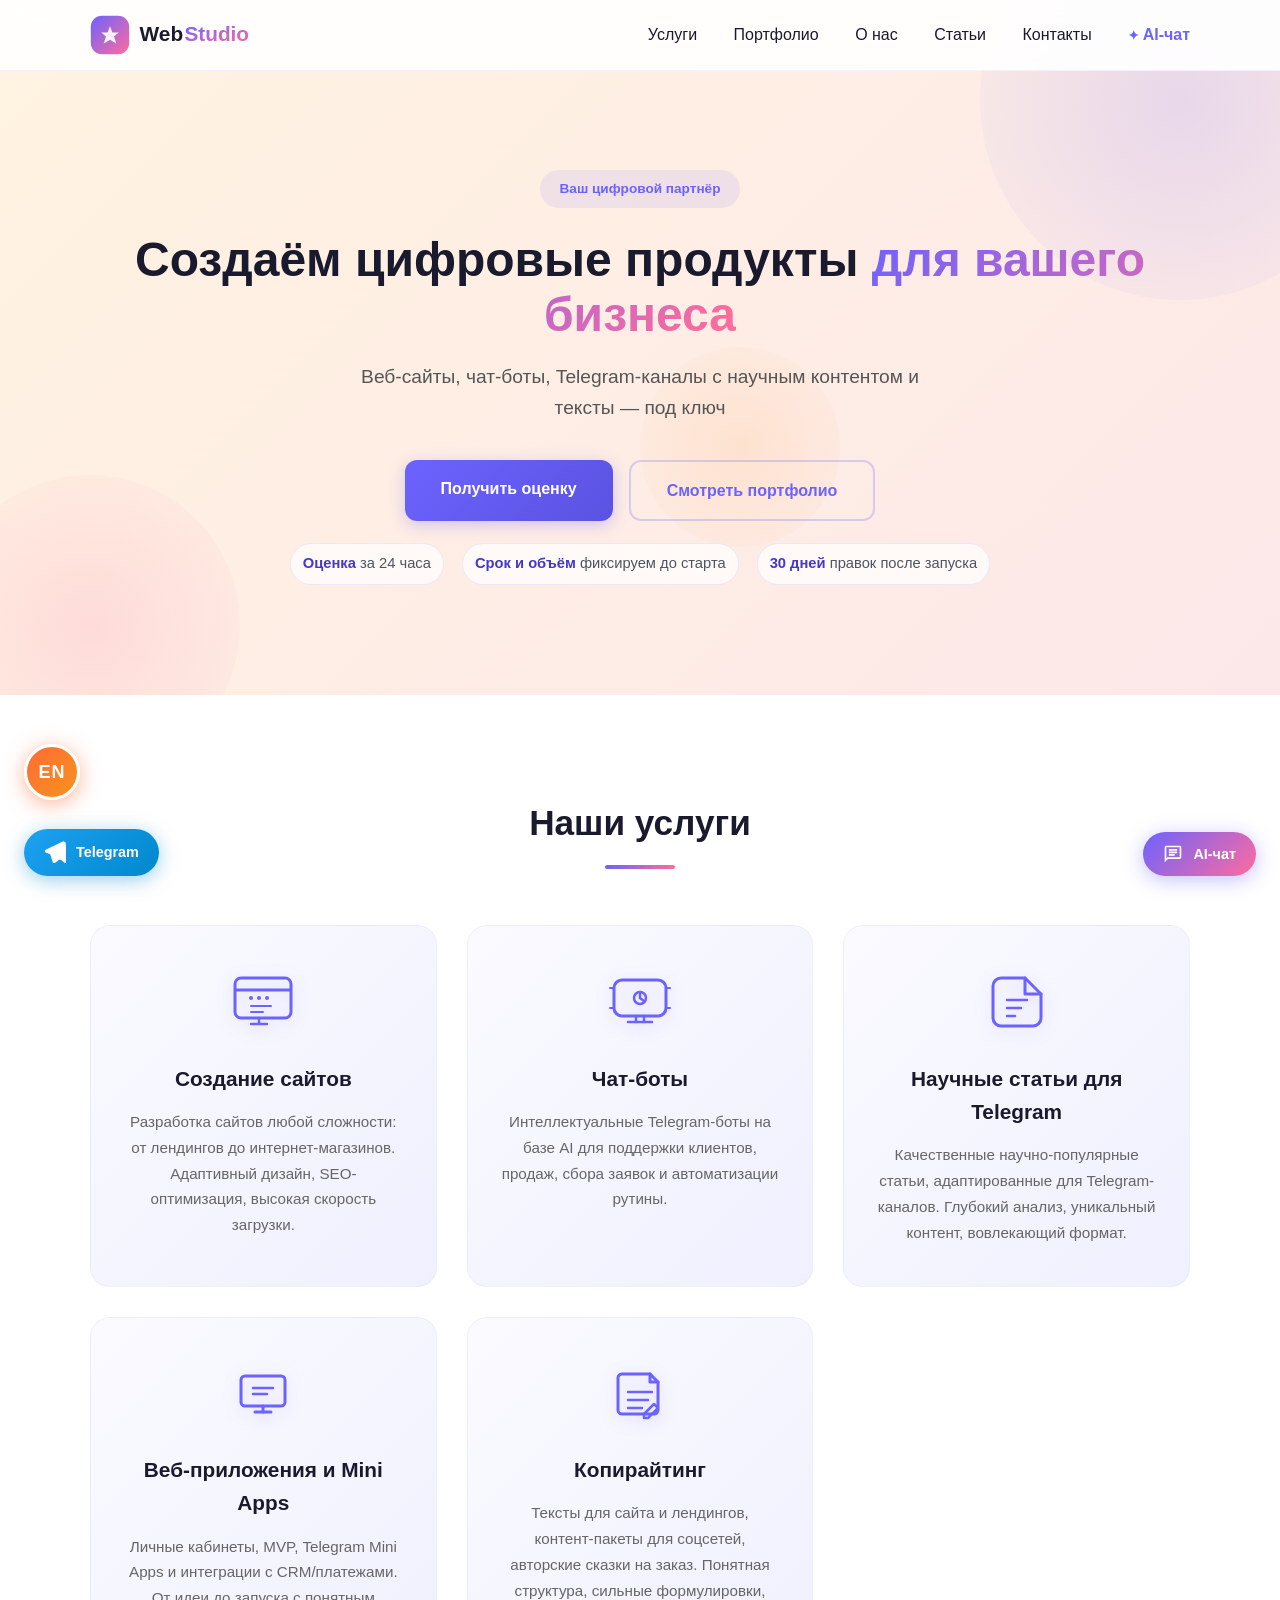
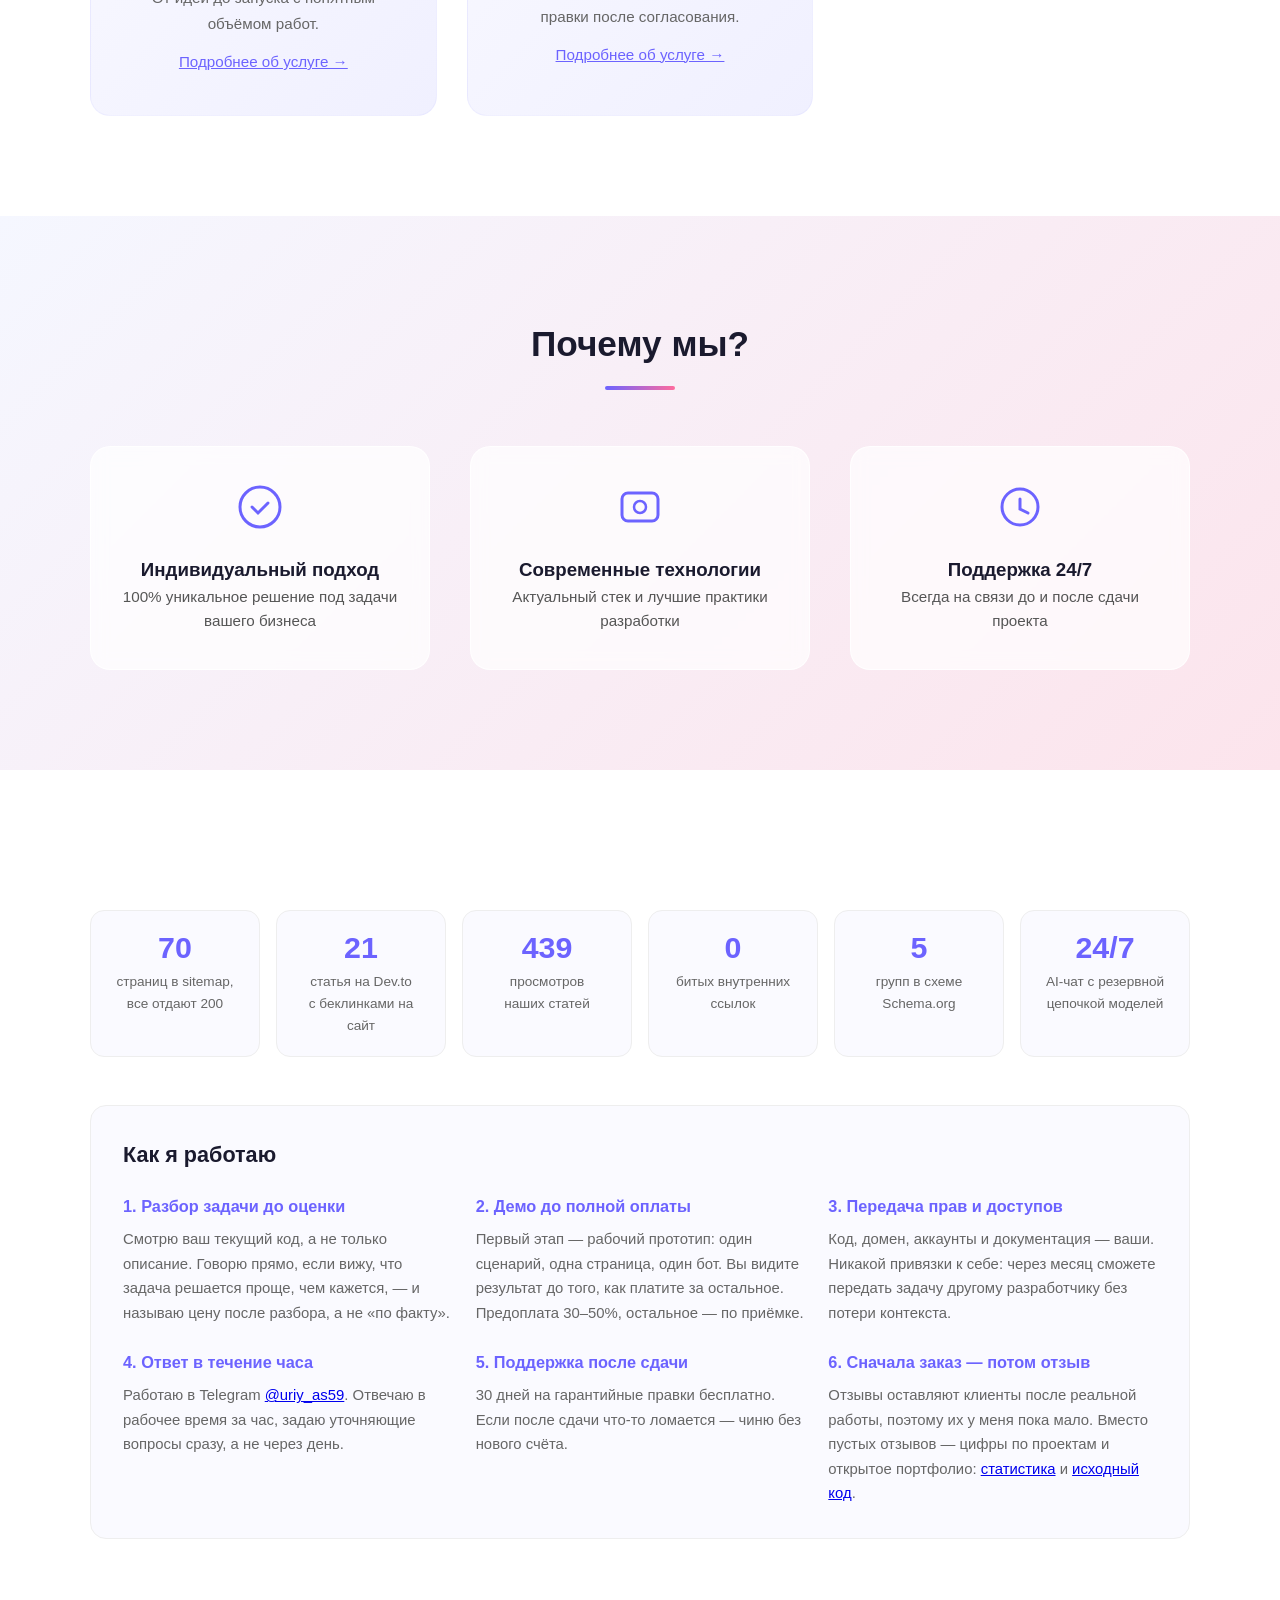
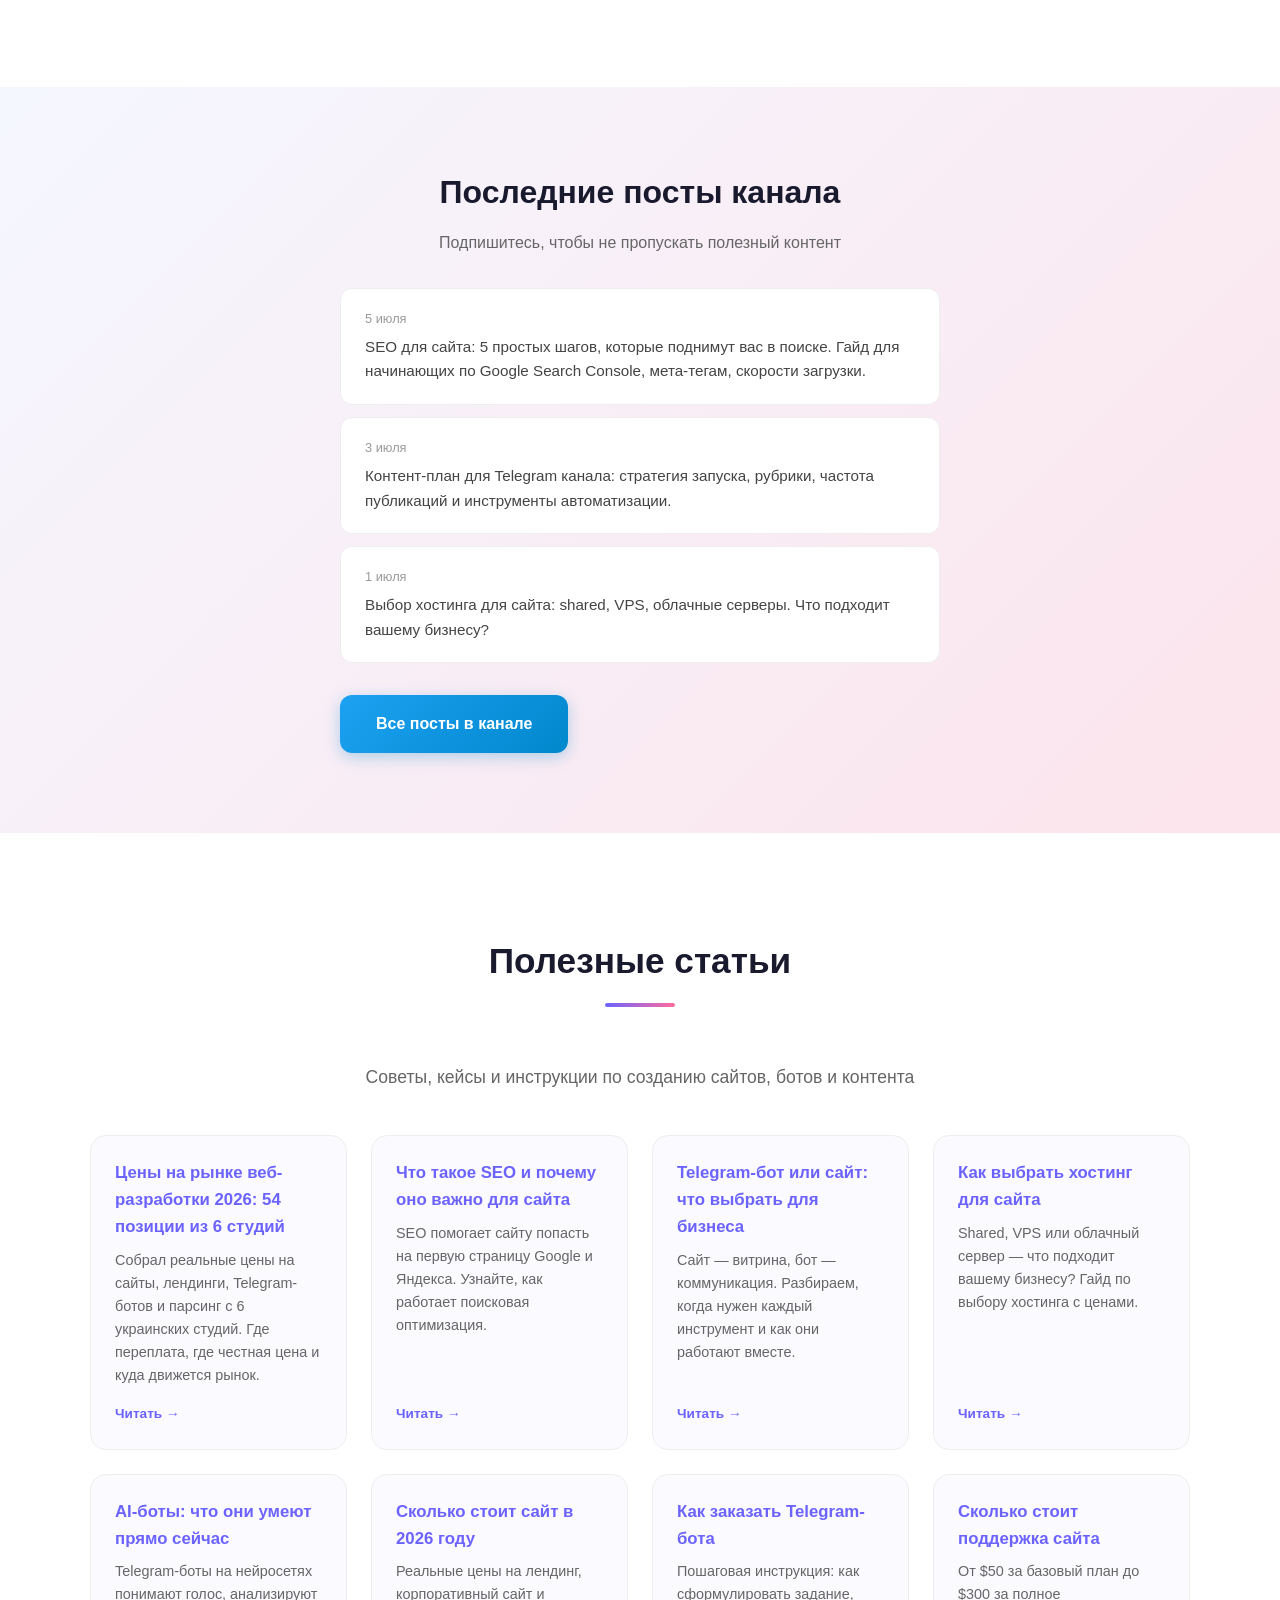
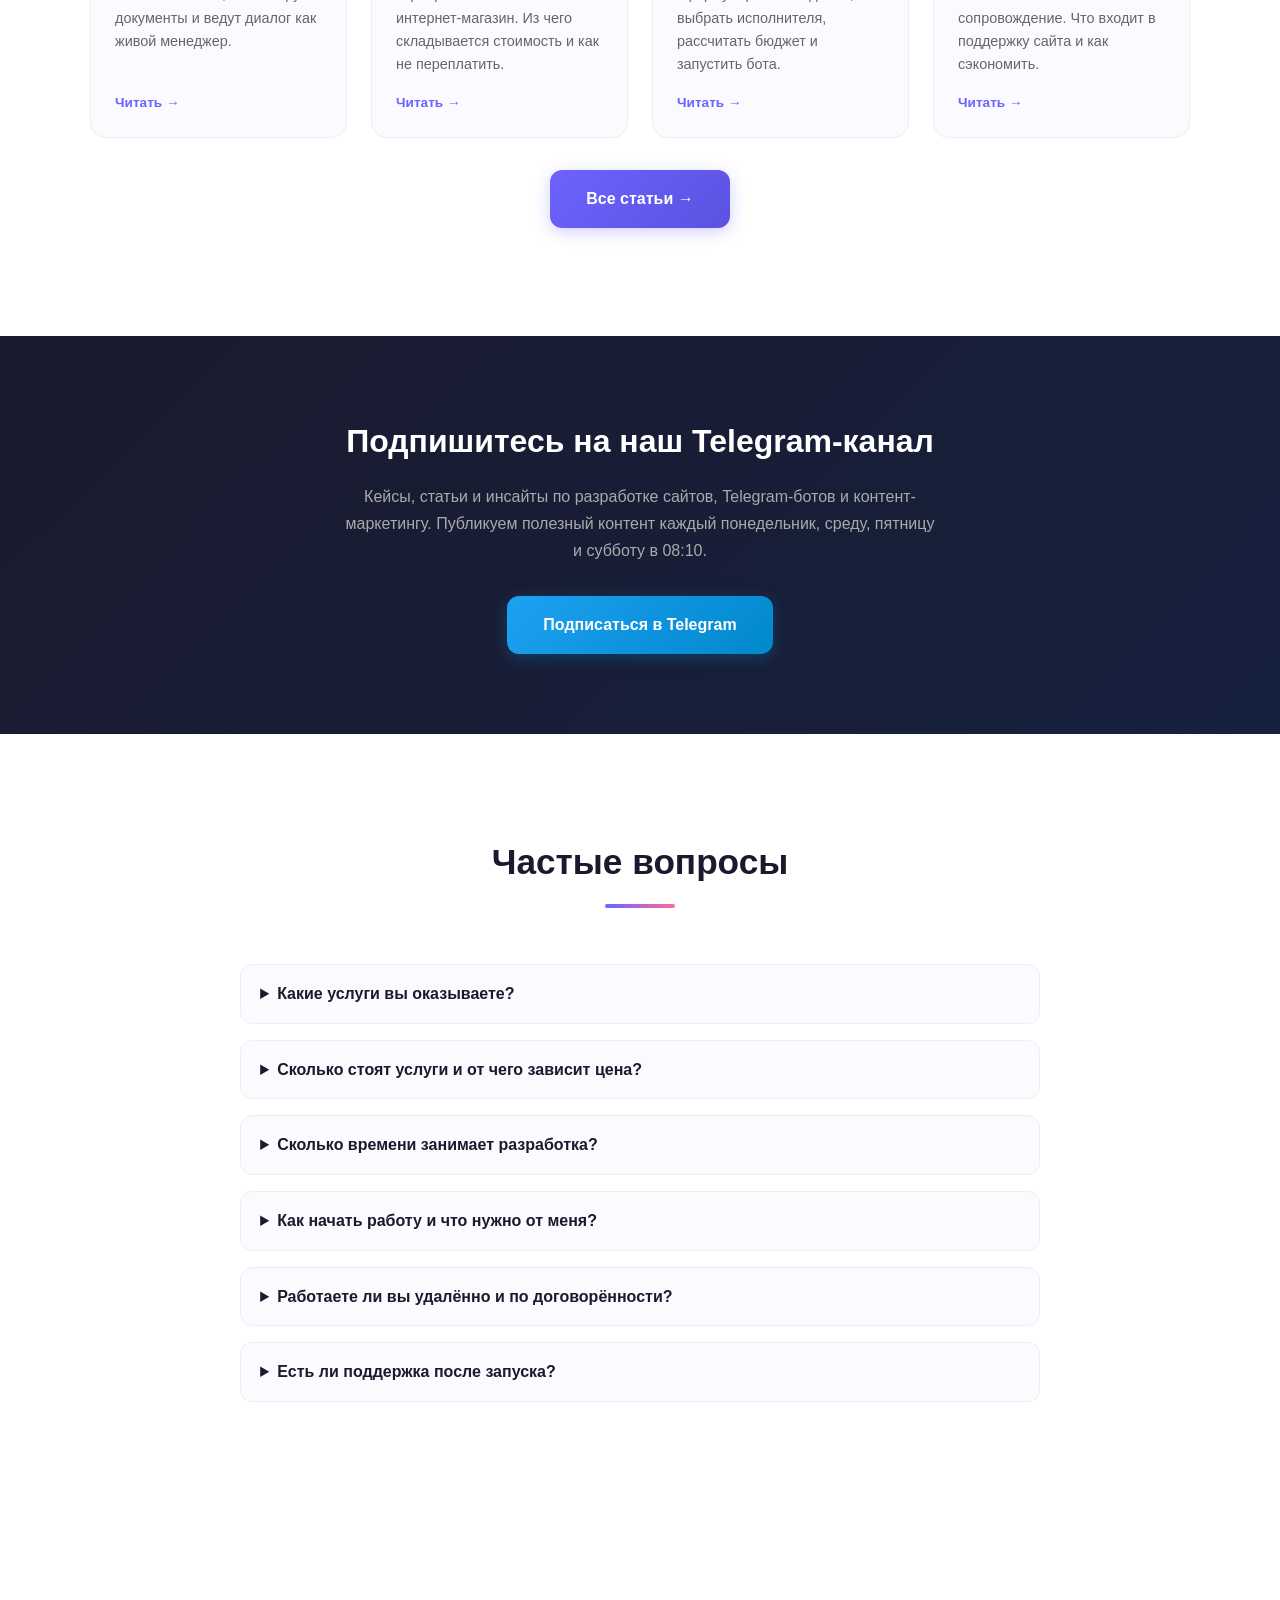
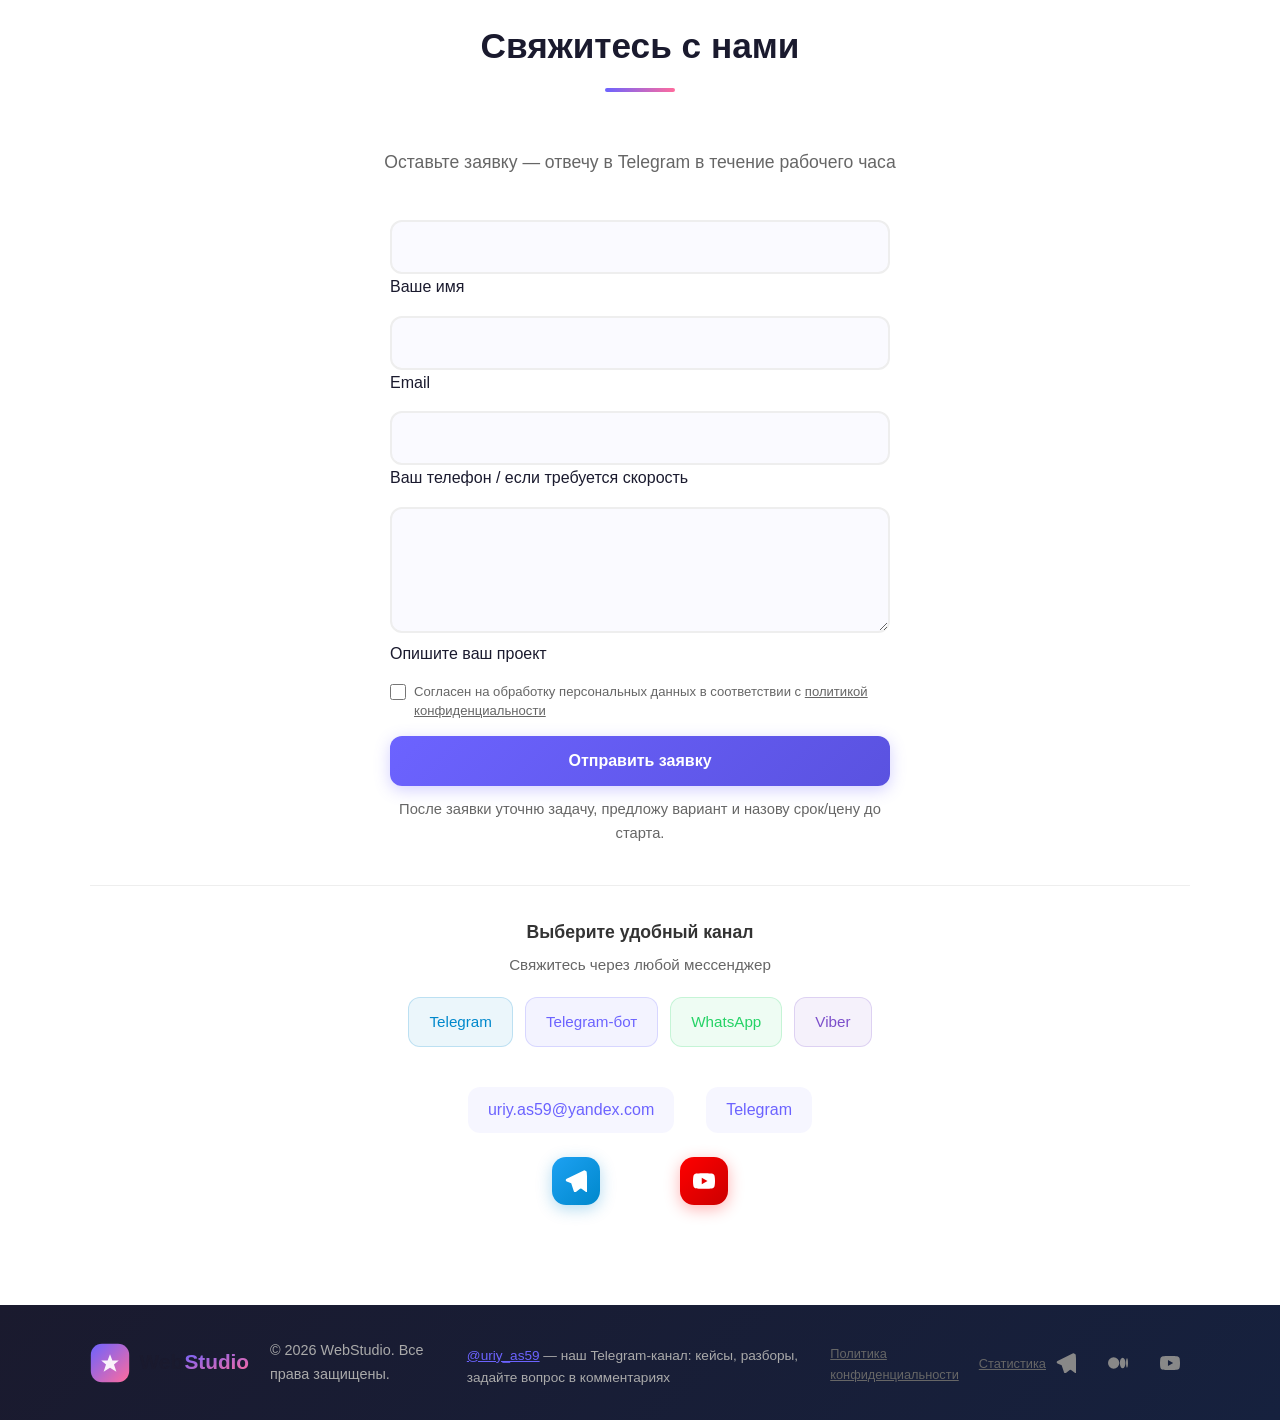
<file: index.html>
<!DOCTYPE html>
<html lang="ru">
<head>
<meta name="msvalidate.01" content="3F08F5DD680BAFFFB1B05BBD87782B38" />
    <meta charset="UTF-8">
    <meta name="referrer" content="strict-origin-when-cross-origin">
    <meta http-equiv="Content-Security-Policy" content="default-src 'self'; base-uri 'self'; object-src 'none'; script-src 'self' 'unsafe-inline' https://www.googletagmanager.com https://static.cloudflareinsights.com https://mc.yandex.ru https://mc.yandex.com; style-src 'self' 'unsafe-inline' https://fonts.googleapis.com; img-src 'self' data: https:; font-src https://fonts.gstatic.com; connect-src 'self' https://astap.pythonanywhere.com https://stats.g.doubleclick.net https://mc.yandex.ru https://www.googletagmanager.com https://*.google-analytics.com https://analytics.google.com https://*.analytics.google.com https://www.google.com https://mc.yandex.com; form-action 'self' https://astap.pythonanywhere.com; frame-src 'self' https://mc.yandex.ru https://mc.yandex.com">
    <meta name="viewport" content="width=device-width, initial-scale=1.0">
    <link rel="preload" as="image" href="/images/logo.svg" fetchpriority="high">
    <link rel="icon" type="image/svg+xml" href="images/logo.svg">
<link rel="icon" href="/favicon.ico" sizes="any">
<link rel="apple-touch-icon" href="/apple-touch-icon.png">
    <meta name="google-site-verification" content="pRRq1N_IE_7tX4UUB0-GJKJBhBA2g6bDiuJXGV3HNm4" />
    <meta name="google-site-verification" content="hU5JICV7gFg7as_jo2Dx-kWEUamlp_4iRQZKT-V5RPA" />
    <title>WebStudio — сайты от $180 и Telegram-боты от $130 | Харьков</title>
    <meta name="description" content="Веб-студия из Харькова: сайты под ключ от $180, Telegram-боты от $130, SEO от $70/мес. Оценка за 24 часа, фиксированные сроки и портфолио.">
    <meta property="og:title" content="WebStudio — создание сайтов, чат-ботов и Telegram-каналов">
    <meta property="og:description" content="Сайты от $180, Telegram-боты от $130, SEO от $70/мес. Оценка за 24 часа, фиксированные сроки и портфолио.">
    <meta property="og:type" content="website">
    <meta property="og:url" content="https://uriy-as.org/">
    <meta property="og:image" content="https://uriy-as.org/og-image.png">
    <meta property="og:image:width" content="1200">
    <meta property="og:image:height" content="630">
    <meta property="og:locale" content="ru_RU">
    <meta property="og:site_name" content="WebStudio">
    <meta name="twitter:card" content="summary_large_image">
    <meta name="twitter:title" content="WebStudio — создание сайтов, чат-ботов и Telegram-каналов">
    <meta name="twitter:description" content="Сайты от $180, Telegram-боты от $130, SEO от $70/мес. Оценка за 24 часа, фиксированные сроки и портфолио.">
    <meta name="twitter:image" content="https://uriy-as.org/og-image.png">
    <meta name="keywords" content="создание сайтов, разработка чат-ботов, Telegram боты, веб-студия, SEO продвижение, научные статьи">
    <meta name="yandex-verification" content="0eee904a7444985b">
    <meta name="yandex-verification" content="2f9d655800a201b6" />
    <link rel="canonical" href="https://uriy-as.org/">
    <link rel="alternate" hreflang="x-default" href="https://uriy-as.org/">
    <link rel="alternate" hreflang="ru" href="https://uriy-as.org/">
    <link rel="alternate" hreflang="en" href="https://uriy-as.org/en/">
    <link rel="dns-prefetch" href="https://Astap.pythonanywhere.com">
    <link rel="preconnect" href="https://Astap.pythonanywhere.com" crossorigin>
    <link rel="dns-prefetch" href="https://mc.yandex.ru">
    <link rel="preconnect" href="https://mc.yandex.ru" crossorigin>
    <link rel="dns-prefetch" href="https://www.googletagmanager.com">
    <link rel="preconnect" href="https://www.googletagmanager.com">
    <script async src="https://www.googletagmanager.com/gtag/js?id=G-MY48PMFD5M"></script>
    <script>window.dataLayer=window.dataLayer||[];function gtag(){dataLayer.push(arguments)}gtag('js',new Date());gtag('config','G-MY48PMFD5M')</script>
    <link rel="stylesheet" href="css/style.css?v=p2-20261106">
    <link rel="preconnect" href="https://fonts.googleapis.com">
    <link href="https://fonts.googleapis.com/css2?family=Inter:wght@400;500;600;700;800&display=swap" rel="stylesheet">
    <script type="application/ld+json">
    {
        "@context": "https://schema.org",
        "@type": "Organization",
        "name": "WebStudio",
        "url": "https://uriy-as.org",
        "logo": "https://uriy-as.org/images/logo.svg",
        "email": "uriy.as59@yandex.com",
        "telephone": "+380956957495",
        "description": "Создание сайтов, чат-ботов и Telegram-каналов",
        "contactPoint": {
            "@type": "ContactPoint",
            "telephone": "+380956957495",
            "contactType": "customer service",
            "availableLanguage": ["Russian", "English"]
        },
        "founder": { "@type": "Person", "name": "Uriy AS" },
        "sameAs": [
            "https://t.me/uriy_as59",
            "https://youtube.com/@%D0%AE%D1%81%D1%82%D0%B0%D1%81-%D0%B34%D1%8B",
            "https://medium.com/@uriy.as59"
        ]
    }
    </script>
    <script type="application/ld+json">
    {"@context": "https://schema.org", "@type": "LocalBusiness", "name": "WebStudio", "url": "https://uriy-as.org", "aggregateRating":{"@type":"AggregateRating","ratingValue":"4.9","reviewCount":"5","bestRating":"5","worstRating":"1"}, "logo": "https://uriy-as.org/images/logo.svg", "image": "https://uriy-as.org/og-image.png", "telephone": "+380956957495", "email": "uriy.as59@yandex.com", "description": "Создание сайтов, чат-ботов и Telegram-каналов. Цены от $110, сроки от 3 дней.", "address": {"@type": "PostalAddress", "addressLocality": "Харьков", "addressRegion": "Харьковская область", "addressCountry": "UA"}, "geo": {"@type": "GeoCoordinates", "latitude": 49.9935, "longitude": 36.2304}, "openingHoursSpecification": {"@type": "OpeningHoursSpecification", "dayOfWeek": ["Monday", "Tuesday", "Wednesday", "Thursday", "Friday", "Saturday"], "opens": "08:00", "closes": "18:00"}, "priceRange": "$110-$1100", "areaServed": {"@type": "Country", "name": "Ukraine"}, "sameAs": ["https://t.me/uriy_as59", "https://dev.to/astap"]}
    </script>
<script type="application/ld+json">{"@context": "https://schema.org", "@type": "BreadcrumbList", "itemListElement": [{"@type": "ListItem", "position": 1, "name": "Главная", "item": "https://uriy-as.org/"}]}</script>

    <script type="application/ld+json">{"@context":"https://schema.org","@type":"FAQPage","mainEntity":[{"@type":"Question","name":"Какие услуги вы оказываете?","acceptedAnswer":{"@type":"Answer","text":"Разрабатываем сайты под ключ (лендинги, корпоративные сайты, интернет-магазины), Telegram-ботов и чат-ботов (в том числе с ИИ и интеграциями), занимаемся SEO, а также создаём контент для Telegram, включая научно-популярные статьи. Подбираем решение под задачу и бюджет."}},{"@type":"Question","name":"Сколько стоят услуги и от чего зависит цена?","acceptedAnswer":{"@type":"Answer","text":"Стоимость зависит от типа проекта и объёма работ: например, лендинги — от $250, сайты под ключ — от $600, Telegram-боты — от $130, научные статьи для Telegram — от $50 за материал. Точную оценку даём после короткого брифа."}},{"@type":"Question","name":"Сколько времени занимает разработка?","acceptedAnswer":{"@type":"Answer","text":"Сроки зависят от сложности: простой лендинг или базовый бот — от нескольких дней, более сложные сайты, боты с интеграциями и контент-проекты — от 1–4 недель. Срок фиксируем до старта."}},{"@type":"Question","name":"Как начать работу и что нужно от меня?","acceptedAnswer":{"@type":"Answer","text":"Напишите в Telegram или через форму на сайте: кратко опишите задачу, цели и примеры (если есть). Мы уточним детали, предложим вариант решения, согласуем стоимость и сроки."}},{"@type":"Question","name":"Работаете ли вы удалённо и по договорённости?","acceptedAnswer":{"@type":"Answer","text":"Да, работаем удалённо. Условия, этапы, стоимость и сроки согласуем заранее; при необходимости фиксируем договорённости в письменном виде."}},{"@type":"Question","name":"Есть ли поддержка после запуска?","acceptedAnswer":{"@type":"Answer","text":"Да. После сдачи помогаем с запуском и базовыми правками; при необходимости обсуждаем дальнейшее сопровождение, развитие проекта и доработки."}}]}</script>
</head>
<body>

    <!-- Header -->
    <header class="header" id="header">
        <div class="container">
            <div class="header__inner">
                <a href="/" class="logo"><img src="images/logo.svg" alt="WebStudio" class="logo__img"></a>
                <nav class="nav" id="nav">
                    <a href="/services.html" data-i18n="nav-services">Услуги</a>
                    <a href="/portfolio.html" data-i18n="nav-portfolio" data-en="Portfolio">Портфолио</a>
                    <a href="#about" data-i18n="nav-about">О нас</a>
                    <a href="/articles.html" data-i18n="nav-articles">Статьи</a>
                    <a href="#contact" data-i18n="nav-contacts">Контакты</a>
                    <a href="#" class="nav__bot" data-i18n="nav-chat" onclick="event.preventDefault();document.getElementById('chatBtn').click();this.blur();return false;">AI-чат</a>
                </nav>
                <button class="burger" id="burger" aria-label="Меню">
                    <span></span><span></span><span></span>
                </button>
            </div>
        </div>
    </header>

    <!-- Hero -->
    <section class="hero">
        <div class="hero__bg">
            <div class="hero__shape hero__shape--1"></div>
            <div class="hero__shape hero__shape--2"></div>
            <div class="hero__shape hero__shape--3"></div>
        </div>
        <div class="container">
            <div class="hero__content">
                <div class="hero__badge" data-i18n="hero-badge">Ваш цифровой партнёр</div>
                <h1 class="reveal" data-i18n="hero-title">Создаём цифровые продукты <span class="gradient-text">для вашего бизнеса</span></h1>
                <p class="reveal" data-i18n="hero-subtitle">Веб-сайты, чат-боты, Telegram-каналы с научным контентом и тексты — под ключ</p>
                <div class="hero__cta reveal">
                    <a href="#contact" class="btn btn--primary" data-i18n="hero-btn-contact">Получить оценку</a>
                    <a href="/portfolio.html" class="btn btn--outline" data-i18n="hero-btn-services">Смотреть портфолио</a>
                </div>
                <div class="hero__proof reveal">
                    <div class="hero__proof-item" data-i18n="hero-proof-1"><strong>Оценка</strong> за 24 часа</div>
                    <div class="hero__proof-item" data-i18n="hero-proof-2"><strong>Срок и объём</strong> фиксируем до старта</div>
                    <div class="hero__proof-item" data-i18n="hero-proof-3"><strong>30 дней</strong> правок после запуска</div>
                </div>
            </div>
        </div>
    </section>

    <!-- Services -->
    <section class="services section" id="services">
        <div class="container">
            <h2 class="section__title reveal" data-i18n="section-services">Наши услуги</h2>
            <div class="services__grid">

                <div class="service-card reveal">
                    <div class="service-card__icon">
                        <svg width="64" height="64" viewBox="0 0 64 64" fill="none">
                            <rect x="4" y="8" width="56" height="40" rx="6" stroke="#6c63ff" stroke-width="3" fill="none"/>
                            <line x1="4" y1="20" x2="60" y2="20" stroke="#6c63ff" stroke-width="3"/>
                            <circle cx="20" cy="28" r="2" fill="#6c63ff"/>
                            <circle cx="28" cy="28" r="2" fill="#6c63ff"/>
                            <circle cx="36" cy="28" r="2" fill="#6c63ff"/>
                            <line x1="20" y1="36" x2="40" y2="36" stroke="#6c63ff" stroke-width="2" stroke-linecap="round"/>
                            <line x1="20" y1="42" x2="32" y2="42" stroke="#6c63ff" stroke-width="2" stroke-linecap="round"/>
                            <path d="M28 48v6M20 54h16" stroke="#6c63ff" stroke-width="2.5" stroke-linecap="round"/>
                        </svg>
                    </div>
                    <h3 data-i18n="service-site">Создание сайтов</h3>
                    <p data-i18n="service-site-desc">Разработка сайтов любой сложности: от лендингов до интернет-магазинов. Адаптивный дизайн, SEO-оптимизация, высокая скорость загрузки.</p>
                </div>

                <div class="service-card reveal">
                    <div class="service-card__icon">
                        <svg width="64" height="64" viewBox="0 0 64 64" fill="none">
                            <rect x="6" y="10" width="52" height="36" rx="8" stroke="#6c63ff" stroke-width="3" fill="none"/>
                            <circle cx="32" cy="28" r="6" stroke="#6c63ff" stroke-width="2.5" fill="none"/>
                            <path d="M32 22v6l4 3" stroke="#6c63ff" stroke-width="2.5" stroke-linecap="round"/>
                            <path d="M20 52h24" stroke="#6c63ff" stroke-width="2.5" stroke-linecap="round"/>
                            <path d="M28 46v6M36 46v6" stroke="#6c63ff" stroke-width="2.5" stroke-linecap="round"/>
                            <path d="M6 18H2M58 18h4M6 38H2M58 38h4" stroke="#6c63ff" stroke-width="2" stroke-linecap="round"/>
                        </svg>
                    </div>
                    <h3 data-i18n="service-bot">Чат-боты</h3>
                    <p data-i18n="service-bot-desc">Интеллектуальные Telegram-боты на базе AI для поддержки клиентов, продаж, сбора заявок и автоматизации рутины.</p>
                </div>

                <div class="service-card reveal">
                    <div class="service-card__icon">
                        <svg width="64" height="64" viewBox="0 0 64 64" fill="none">
                            <path d="M8 16c0-4.4 3.6-8 8-8h24l16 16v24c0 4.4-3.6 8-8 8H16c-4.4 0-8-3.6-8-8V16z" stroke="#6c63ff" stroke-width="3" fill="none"/>
                            <path d="M40 8v16h16" stroke="#6c63ff" stroke-width="3" stroke-linecap="round" stroke-linejoin="round"/>
                            <line x1="22" y1="30" x2="42" y2="30" stroke="#6c63ff" stroke-width="2.5" stroke-linecap="round"/>
                            <line x1="22" y1="38" x2="36" y2="38" stroke="#6c63ff" stroke-width="2.5" stroke-linecap="round"/>
                            <line x1="22" y1="46" x2="30" y2="46" stroke="#6c63ff" stroke-width="2.5" stroke-linecap="round"/>
                        </svg>
                    </div>
                    <h3 data-i18n="service-articles">Научные статьи для Telegram</h3>
                    <p data-i18n="service-articles-desc">Качественные научно-популярные статьи, адаптированные для Telegram-каналов. Глубокий анализ, уникальный контент, продающий формат.</p>
                </div>

                <div class="service-card reveal">
                    <div class="service-card__icon">
                        <svg width="64" height="64" viewBox="0 0 64 64" fill="none">
                            <rect x="10" y="14" width="44" height="30" rx="4" stroke="#6c63ff" stroke-width="3"/>
                            <path d="M24 50h16" stroke="#6c63ff" stroke-width="3" stroke-linecap="round"/>
                            <path d="M32 44v6" stroke="#6c63ff" stroke-width="3" stroke-linecap="round"/>
                            <path d="M22 26h20M22 32h14" stroke="#6c63ff" stroke-width="2.5" stroke-linecap="round"/>
                        </svg>
                    </div>
                    <h3>Веб-приложения и Mini Apps</h3>
                    <p>Личные кабинеты, MVP, Telegram Mini Apps и интеграции с CRM/платежами. От идеи до запуска с понятным объёмом работ.</p>
                    <p style="margin-top:0.75rem;"><a href="/razrabotka-veb-prilozheniy.html" style="color:var(--accent);font-weight:500;">Подробнее об услуге →</a></p>
                </div>

                <div class="service-card reveal">
                    <div class="service-card__icon">
                        <svg width="64" height="64" viewBox="0 0 64 64" fill="none">
                            <path d="M14 12h28l8 8v28c0 2.2-1.8 4-4 4H14c-2.2 0-4-1.8-4-4V16c0-2.2 1.8-4 4-4z" stroke="#6c63ff" stroke-width="3" fill="none"/>
                            <path d="M42 12v8h8" stroke="#6c63ff" stroke-width="3" stroke-linecap="round" stroke-linejoin="round"/>
                            <path d="M20 30h24M20 38h20M20 46h14" stroke="#6c63ff" stroke-width="2.5" stroke-linecap="round"/>
                            <path d="M46 42l4 4-10 10h-4v-4l10-10z" stroke="#6c63ff" stroke-width="2.5" stroke-linecap="round" stroke-linejoin="round"/>
                        </svg>
                    </div>
                    <h3 data-i18n="service-copywriting">Копирайтинг</h3>
                    <p data-i18n="service-copywriting-desc">Тексты для сайта и лендингов, контент-пакеты для соцсетей, авторские сказки на заказ. Понятная структура, сильные формулировки, правки после согласования.</p>
                    <p style="margin-top:0.75rem;"><a href="/kopirajting.html" style="color:var(--accent);font-weight:500;">Подробнее об услуге →</a></p>
                </div>

            </div>
        </div>
    </section>

    <!-- About -->
    <section class="about section" id="about">
        <div class="container">
            <h2 class="section__title reveal" data-i18n="section-about">Почему мы?</h2>
            <div class="about__grid">
                <div class="about__item reveal">
                    <div class="about__icon">
                        <svg width="48" height="48" viewBox="0 0 48 48" fill="none">
                            <circle cx="24" cy="24" r="20" stroke="url(#g1)" stroke-width="3" fill="none"/>
                            <path d="M16 24l6 6 10-10" stroke="url(#g1)" stroke-width="3" stroke-linecap="round"/>
                            <defs><linearGradient id="g1" x1="4" y1="24" x2="44" y2="24"><stop stop-color="#6c63ff"/><stop offset="1" stop-color="#ff6b9d"/></linearGradient></defs>
                        </svg>
                    </div>
                    <h3 data-i18n="about-individual">Индивидуальный подход</h3>
                    <p data-i18n="about-individual-desc">100% уникальное решение под задачи вашего бизнеса</p>
                </div>
                <div class="about__item reveal">
                    <div class="about__icon">
                        <svg width="48" height="48" viewBox="0 0 48 48" fill="none">
                            <rect x="6" y="10" width="36" height="28" rx="6" stroke="url(#g2)" stroke-width="3" fill="none"/>
                            <circle cx="24" cy="24" r="6" stroke="url(#g2)" stroke-width="2.5" fill="none"/>
                            <path d="M10 34h28" stroke="url(#g2)" stroke-width="2.5" stroke-linecap="round"/>
                            <line x1="16" y1="10" x2="16" y2="4" stroke="url(#g2)" stroke-width="2.5" stroke-linecap="round"/>
                            <line x1="32" y1="10" x2="32" y2="4" stroke="url(#g2)" stroke-width="2.5" stroke-linecap="round"/>
                            <defs><linearGradient id="g2" x1="6" y1="10" x2="42" y2="38"><stop stop-color="#6c63ff"/><stop offset="1" stop-color="#ff6b9d"/></linearGradient></defs>
                        </svg>
                    </div>
                    <h3 data-i18n="about-tech">Современные технологии</h3>
                    <p data-i18n="about-tech-desc">Актуальный стек и лучшие практики разработки</p>
                </div>
                <div class="about__item reveal">
                    <div class="about__icon">
                        <svg width="48" height="48" viewBox="0 0 48 48" fill="none">
                            <path d="M24 6c-9.9 0-18 8.1-18 18s8.1 18 18 18 18-8.1 18-18S33.9 6 24 6z" stroke="url(#g3)" stroke-width="3" fill="none"/>
                            <path d="M24 16v10l8 4" stroke="url(#g3)" stroke-width="3" stroke-linecap="round"/>
                            <defs><linearGradient id="g3" x1="6" y1="6" x2="42" y2="42"><stop stop-color="#6c63ff"/><stop offset="1" stop-color="#ff6b9d"/></linearGradient></defs>
                        </svg>
                    </div>
                    <h3 data-i18n="about-support">Поддержка 24/7</h3>
                    <p data-i18n="about-support-desc">Всегда на связи до и после сдачи проекта</p>
                </div>
            </div>
        </div>
    </section>

    <!-- Telegram Widget -->
    
            <!-- Метрики вместо отзывов: конкретные цифры по нашим проектам -->
    <!-- Метрики и доверие -->
    <section class="section">
        <div class="container">
            <div class="metrics">
                <div class="metric"><b>70</b><span>страниц в sitemap,<br>все отдают 200</span></div>
                <div class="metric"><b>21</b><span>статья на Dev.to<br>с беклинками на сайт</span></div>
                <div class="metric"><b>439</b><span>просмотров<br>наших статей</span></div>
                <div class="metric"><b>0</b><span>битых внутренних<br>ссылок</span></div>
                <div class="metric"><b>5</b><span>групп в схеме<br>Schema.org</span></div>
                <div class="metric"><b>24/7</b><span>AI-чат с резервной<br>цепочкой моделей</span></div>
            </div>

            <!-- Как я работаю: заменяет отзывы, которых пока нет -->
            <div class="trust">
                <h2>Как я работаю</h2>
                <div class="trust-grid">
                    <div class="trust-item">
                        <h3>1. Разбор задачи до оценки</h3>
                        <p>Смотрю ваш текущий код, а не только описание. Говорю прямо, если вижу, что задача решается проще, чем кажется, — и называю цену после разбора, а не «по факту».</p>
                    </div>
                    <div class="trust-item">
                        <h3>2. Демо до полной оплаты</h3>
                        <p>Первый этап — рабочий прототип: один сценарий, одна страница, один бот. Вы видите результат до того, как платите за остальное. Предоплата 30–50%, остальное — по приёмке.</p>
                    </div>
                    <div class="trust-item">
                        <h3>3. Передача прав и доступов</h3>
                        <p>Код, домен, аккаунты и документация — ваши. Никакой привязки к себе: через месяц сможете передать задачу другому разработчику без потери контекста.</p>
                    </div>
                    <div class="trust-item">
                        <h3>4. Ответ в течение часа</h3>
                        <p>Работаю в Telegram <a href="https://t.me/uriy_as59">@uriy_as59</a>. Отвечаю в рабочее время за час, задаю уточняющие вопросы сразу, а не через день.</p>
                    </div>
                    <div class="trust-item">
                        <h3>5. Поддержка после сдачи</h3>
                        <p>30 дней на гарантийные правки бесплатно. Если после сдачи что-то ломается — чиню без нового счёта.</p>
                    </div>
                    <div class="trust-item">
                        <h3>6. Сначала заказ — потом отзыв</h3>
                        <p>Отзывы оставляют клиенты после реальной работы, поэтому их у меня пока мало. Вместо пустых отзывов — цифры по проектам и открытое портфолио: <a href="/stats.html">статистика</a> и <a href="https://github.com/uriy-as/site" target="_blank">исходный код</a>.</p>
                    </div>
                </div>
        </div>
    </section>

            
<section class="tg-widget section">
        <div class="container">
            <h2 class="reveal" data-i18n="tg-widget-title">Последние посты канала</h2>
            <p class="reveal" data-i18n="tg-widget-subtitle">Подпишитесь, чтобы не пропускать полезный контент</p>
            <div class="tg-widget__posts reveal">
                    <div class="tg-widget__post">
                        <div class="tg-widget__date">5 июля</div>
                        <div class="tg-widget__text">SEO для сайта: 5 простых шагов, которые поднимут вас в поиске. Гайд для начинающих по Google Search Console, мета-тегам, скорости загрузки.</div>
                    </div>
                    <div class="tg-widget__post">
                        <div class="tg-widget__date">3 июля</div>
                        <div class="tg-widget__text">Контент-план для Telegram канала: стратегия запуска, рубрики, частота публикаций и инструменты автоматизации.</div>
                    </div>
                    <div class="tg-widget__post">
                        <div class="tg-widget__date">1 июля</div>
                        <div class="tg-widget__text">Выбор хостинга для сайта: shared, VPS, облачные серверы. Что подходит вашему бизнесу?</div>
                    </div>
                <a href="https://t.me/uriy_as59" target="_blank" class="btn btn--tg" style="margin-top:20px;display:inline-flex;align-items:center;gap:10px;" data-i18n="tg-widget-all">Все посты в канале<svg viewBox="0 0 24 24" fill="currentColor" width="20" height="20"><path d="M22.26.76a1.73 1.73 0 0 0-1.76-.35L1.84 9.58a1.66 1.66 0 0 0 .05 3.08l4.88 1.9 2.94 8.86a1.38 1.38 0 0 0 .9.87 1.32 1.32 0 0 0 1.2-.21l4.23-3.46a1.8 1.8 0 0 1 2.05-.12l4.85 3.52a1.35 1.35 0 0 0 1.45.12 1.38 1.38 0 0 0 .78-1.15L23.7 2.47a1.73 1.73 0 0 0-1.44-1.71z"/></svg>
                    Все посты в канале
                </a>
            </div>
        </div>
            </div>
        </section>



    <!-- Blog Articles -->
    <section class="section">
        <div class="container">
            <h2 class="section__title reveal" data-i18n="blog-title">Полезные статьи</h2>
            <p class="contact__subtitle reveal" data-i18n="blog-subtitle">Советы, кейсы и инструкции по созданию сайтов, ботов и контента</p>
            <div class="blog-home__grid reveal">
                <a href="/blog/ceny-konkurentov-2026.html" class="blog-home__card">
                    <h3>Цены на рынке веб-разработки 2026: 54 позиции из 6 студий</h3>
                    <p>Собрал реальные цены на сайты, лендинги, Telegram-ботов и парсинг с 6 украинских студий. Где переплата, где честная цена и куда движется рынок.</p>
                    <span class="blog-home__more">Читать →</span>
                </a>
                <a href="/blog/seo-optimizatsiya-sayta.html" class="blog-home__card">
                    <h3>Что такое SEO и почему оно важно для сайта</h3>
                    <p>SEO помогает сайту попасть на первую страницу Google и Яндекса. Узнайте, как работает поисковая оптимизация.</p>
                    <span class="blog-home__more">Читать →</span>
                </a>
                <a href="/blog/telegram-bot-ili-sayt.html" class="blog-home__card">
                    <h3>Telegram-бот или сайт: что выбрать для бизнеса</h3>
                    <p>Сайт — витрина, бот — коммуникация. Разбираем, когда нужен каждый инструмент и как они работают вместе.</p>
                    <span class="blog-home__more">Читать →</span>
                </a>
                <a href="/blog/kak-vybrat-hosting.html" class="blog-home__card">
                    <h3>Как выбрать хостинг для сайта</h3>
                    <p>Shared, VPS или облачный сервер — что подходит вашему бизнесу? Гайд по выбору хостинга с ценами.</p>
                    <span class="blog-home__more">Читать →</span>
                </a>
                <a href="/blog/ai-boty-vozmozhnosti.html" class="blog-home__card">
                    <h3>AI-боты: что они умеют прямо сейчас</h3>
                    <p>Telegram-боты на нейросетях понимают голос, анализируют документы и ведут диалог как живой менеджер.</p>
                    <span class="blog-home__more">Читать →</span>
                </a>
                <a href="/blog/skolko-stoit-sait.html" class="blog-home__card">
                    <h3>Сколько стоит сайт в 2026 году</h3>
                    <p>Реальные цены на лендинг, корпоративный сайт и интернет-магазин. Из чего складывается стоимость и как не переплатить.</p>
                    <span class="blog-home__more">Читать →</span>
                </a>
                <a href="/blog/kak-zakazat-telegram-bota.html" class="blog-home__card">
                    <h3>Как заказать Telegram-бота</h3>
                    <p>Пошаговая инструкция: как сформулировать задание, выбрать исполнителя, рассчитать бюджет и запустить бота.</p>
                    <span class="blog-home__more">Читать →</span>
                </a>
                <a href="/blog/skolko-stoit-podderzhka-sayta.html" class="blog-home__card">
                    <h3>Сколько стоит поддержка сайта</h3>
                    <p>От $50 за базовый план до $300 за полное сопровождение. Что входит в поддержку сайта и как сэкономить.</p>
                    <span class="blog-home__more">Читать →</span>
                </a>
            </div>
            <div class="blog-home__all reveal">
                <a href="/articles.html" class="btn btn--primary">Все статьи →</a>
            </div>
        </div>
    </section>

    <!-- Telegram Promo -->
    <section class="tg-promo section">
        <div class="container">
            <div class="tg-promo__inner reveal">
                <h2 data-i18n="tg-promo-title">Подпишитесь на наш Telegram-канал</h2>
                <p data-i18n="tg-promo-desc">Кейсы, статьи и инсайты по разработке сайтов, Telegram-ботов и контент-маркетингу. Публикуем полезный контент каждый понедельник, среду, пятницу и субботу в 08:10.</p>
                <a href="https://t.me/uriy_as59" target="_blank" class="btn btn--tg" data-i18n="tg-promo-btn">Подписаться в Telegram<svg viewBox="0 0 24 24" fill="currentColor"><path d="M22.26.76a1.73 1.73 0 0 0-1.76-.35L1.84 9.58a1.66 1.66 0 0 0 .05 3.08l4.88 1.9 2.94 8.86a1.38 1.38 0 0 0 .9.87 1.32 1.32 0 0 0 1.2-.21l4.23-3.46a1.8 1.8 0 0 1 2.05-.12l4.85 3.52a1.35 1.35 0 0 0 1.45.12 1.38 1.38 0 0 0 .78-1.15L23.7 2.47a1.73 1.73 0 0 0-1.44-1.71z"/></svg>
                    Подписаться в Telegram
                </a>
            </div>
        </div>
    </section>


    <section class="faq section" id="faq">
        <div class="container">
            <h2 class="section__title reveal">Частые вопросы</h2>
            <div class="faq__list" style="max-width:800px;margin:0 auto;">
            <details style="margin-bottom:1rem;border:1px solid var(--border);border-radius:12px;padding:1rem 1.2rem;background:var(--card-bg);">
                <summary style="font-weight:600;cursor:pointer;">Какие услуги вы оказываете?</summary>
                <p style="margin-top:0.8rem;color:var(--muted);">Разрабатываем сайты под ключ (лендинги, корпоративные сайты, интернет-магазины), Telegram-ботов и чат-ботов (в том числе с ИИ и интеграциями), занимаемся SEO, а также создаём контент для Telegram, включая научно-популярные статьи. Подбираем решение под задачу и бюджет.</p>
            </details>
            <details style="margin-bottom:1rem;border:1px solid var(--border);border-radius:12px;padding:1rem 1.2rem;background:var(--card-bg);">
                <summary style="font-weight:600;cursor:pointer;">Сколько стоят услуги и от чего зависит цена?</summary>
                <p style="margin-top:0.8rem;color:var(--muted);">Стоимость зависит от типа проекта и объёма работ: например, лендинги — от $250, сайты под ключ — от $600, Telegram-боты — от $130, научные статьи для Telegram — от $50 за материал. Точную оценку даём после короткого брифа.</p>
            </details>
            <details style="margin-bottom:1rem;border:1px solid var(--border);border-radius:12px;padding:1rem 1.2rem;background:var(--card-bg);">
                <summary style="font-weight:600;cursor:pointer;">Сколько времени занимает разработка?</summary>
                <p style="margin-top:0.8rem;color:var(--muted);">Сроки зависят от сложности: простой лендинг или базовый бот — от нескольких дней, более сложные сайты, боты с интеграциями и контент-проекты — от 1–4 недель. Срок фиксируем до старта.</p>
            </details>
            <details style="margin-bottom:1rem;border:1px solid var(--border);border-radius:12px;padding:1rem 1.2rem;background:var(--card-bg);">
                <summary style="font-weight:600;cursor:pointer;">Как начать работу и что нужно от меня?</summary>
                <p style="margin-top:0.8rem;color:var(--muted);">Напишите в Telegram или через форму на сайте: кратко опишите задачу, цели и примеры (если есть). Мы уточним детали, предложим вариант решения, согласуем стоимость и сроки.</p>
            </details>
            <details style="margin-bottom:1rem;border:1px solid var(--border);border-radius:12px;padding:1rem 1.2rem;background:var(--card-bg);">
                <summary style="font-weight:600;cursor:pointer;">Работаете ли вы удалённо и по договорённости?</summary>
                <p style="margin-top:0.8rem;color:var(--muted);">Да, работаем удалённо. Условия, этапы, стоимость и сроки согласуем заранее; при необходимости фиксируем договорённости в письменном виде.</p>
            </details>
            <details style="margin-bottom:1rem;border:1px solid var(--border);border-radius:12px;padding:1rem 1.2rem;background:var(--card-bg);">
                <summary style="font-weight:600;cursor:pointer;">Есть ли поддержка после запуска?</summary>
                <p style="margin-top:0.8rem;color:var(--muted);">Да. После сдачи помогаем с запуском и базовыми правками; при необходимости обсуждаем дальнейшее сопровождение, развитие проекта и доработки.</p>
            </details>
            </div>
        </div>
    </section>

    <!-- Contact -->
    <section class="contact section" id="contact">
        <div class="container">
            <h2 class="section__title reveal" data-i18n="contact-title">Свяжитесь с нами</h2>
            <p class="contact__subtitle reveal" data-i18n="contact-subtitle">Оставьте заявку — отвечу в Telegram в течение рабочего часа</p>
            <form class="contact__form reveal" id="contactForm" action="https://Astap.pythonanywhere.com/api/lead" method="POST">
                <div class="form__group">
                    <input type="text" name="name" id="name" required><label class="form__label" for="name" data-i18n="form-name">Ваше имя</label></div>
                <div class="form__group">
                    <input type="email" name="email" id="email" required><label class="form__label" for="email" data-i18n="form-email">Email</label></div>
                <div class="form__group">
                    <input type="tel" name="phone" id="phone"><label class="form__label" for="phone" data-i18n="form-phone">Ваш телефон / если требуется скорость</label></div>
                <div class="form__group">
                    <textarea name="message" id="message" rows="5" required></textarea><label class="form__label" for="message" data-i18n="form-message">Опишите ваш проект</label>
                </div>
                <div class="form__group form__hp" aria-hidden="true">
                    <input type="text" name="website" id="website" tabindex="-1" autocomplete="off"><label class="form__label" for="website">Website</label>
                </div>
                <label class="form__consent"><input type="checkbox" name="consent" id="consent" required><span>Согласен на обработку персональных данных в соответствии с <a href="/privacy.html" target="_blank" rel="noopener">политикой конфиденциальности</a></span></label>
                <button type="submit" class="btn btn--primary btn--full" data-i18n="form-submit">Отправить заявку</button>
                <p class="form__note" data-i18n="form-note" style="margin-top:12px;font-size:0.92rem;color:var(--muted,#6b7280);text-align:center;">После заявки уточню задачу, предложу вариант и назову срок/цену до старта.</p>
            </form>
            <div class="contact__alt reveal">
                <h3 data-i18n="contact-alt-title">Выберите удобный канал</h3>
                <p data-i18n="contact-alt-desc">Свяжитесь через любой мессенджер</p>
                <div class="contact__alt-grid">
                    <a href="https://t.me/uriy_as59" target="_blank" class="contact__alt-link contact__alt-link--tg" data-i18n="contact-alt-tg">
                        <svg viewBox="0 0 24 24" fill="currentColor"><path d="M22.26.76a1.73 1.73 0 0 0-1.76-.35L1.84 9.58a1.66 1.66 0 0 0 .05 3.08l4.88 1.9 2.94 8.86a1.38 1.38 0 0 0 .9.87 1.32 1.32 0 0 0 1.2-.21l4.23-3.46a1.8 1.8 0 0 1 2.05-.12l4.85 3.52a1.35 1.35 0 0 0 1.45.12 1.38 1.38 0 0 0 .78-1.15L23.7 2.47a1.73 1.73 0 0 0-1.44-1.71z"/></svg>
                        Telegram
                    </a>
                    <a href="https://t.me/NevWebStudio_bot" target="_blank" class="contact__alt-link contact__alt-link--bot" data-i18n="contact-alt-bot">
                        <svg viewBox="0 0 24 24" fill="none" stroke="currentColor" stroke-width="2"><path d="M12 2a10 10 0 1 0 10 10h-2a8 8 0 1 1-8-8V2z"/><path d="M12 6v6l4 2"/><circle cx="12" cy="12" r="10"/></svg>
                        Telegram-бот
                    </a>
                    <a href="https://whatsapp.com/channel/0029Vb7mJEN3LdQMf8IBet3z" target="_blank" class="contact__alt-link contact__alt-link--wa" data-i18n="contact-alt-whatsapp" title="WhatsApp">
                        <svg viewBox="0 0 24 24" fill="currentColor"><path d="M17.472 14.382c-.297-.149-1.758-.867-2.03-.967-.273-.099-.471-.148-.67.15-.197.297-.767.966-.94 1.164-.173.199-.347.223-.644.075-.297-.15-1.255-.463-2.39-1.475-.883-.788-1.48-1.761-1.653-2.059-.173-.297-.018-.458.13-.606.134-.133.298-.347.446-.52.149-.174.198-.298.298-.497.099-.198.05-.371-.025-.52-.075-.149-.669-1.612-.916-2.207-.242-.579-.487-.5-.669-.51-.173-.008-.371-.01-.57-.01-.198 0-.52.074-.792.372-.272.297-1.04 1.016-1.04 2.479 0 1.462 1.065 2.875 1.213 3.074.149.198 2.096 3.2 5.077 4.487.709.306 1.262.489 1.694.625.712.227 1.36.195 1.871.118.571-.085 1.758-.719 2.006-1.413.248-.694.248-1.289.173-1.413-.074-.124-.272-.198-.57-.347m-5.421 7.403h-.004a9.87 9.87 0 0 1-5.031-1.378l-.361-.214-3.741.982.998-3.648-.235-.374a9.86 9.86 0 0 1-1.51-5.26c.001-5.45 4.436-9.884 9.888-9.884 2.64 0 5.122 1.03 6.988 2.898a9.825 9.825 0 0 1 2.893 6.994c-.003 5.45-4.437 9.884-9.885 9.884m8.413-18.297A11.815 11.815 0 0 0 12.05 0C5.495 0 .16 5.335.157 11.892c0 2.096.547 4.142 1.588 5.945L.057 24l6.305-1.654a11.882 11.882 0 0 0 5.683 1.448h.005c6.554 0 11.89-5.335 11.893-11.893a11.821 11.821 0 0 0-3.48-8.413z"/></svg>
                        WhatsApp
                    </a>
                    <a href="#" class="contact__alt-link contact__alt-link--vb" data-i18n="contact-alt-viber" title="Viber">
                        <svg viewBox="0 0 24 24" fill="currentColor"><path d="M11.398.002C5.322.247-.008 4.884.008 10.924c.006 2.318.747 4.44 2.02 6.167L.003 23.93l7.682-1.926c1.597.688 3.354 1.031 5.197.987 6.288-.153 11.22-5.354 11.118-11.666C23.9 4.685 18.638.002 11.398.002zm6.099 15.384c-.275.772-1.38 1.425-2.25 1.574-.539.094-1.24.167-3.574-.764-2.28-.91-4.643-3.058-5.273-3.679-.628-.621-2.035-2.267-2.43-3.658-.397-1.391-.13-2.03.002-2.27.132-.238.523-.423.796-.423.272 0 .544.004.784.01.242.006.56-.09.878.672.318.763 1.08 2.64 1.176 2.83.096.19.167.416.018.671-.147.255-.266.37-.424.59-.158.22-.33.41-.158.656.173.246.762 1.25 1.628 2.017.866.766 1.605 1.062 1.918 1.183.313.12.499.08.68-.069.18-.149.747-.867.95-1.163.202-.296.404-.247.68-.148.277.099 1.757.82 2.058.968.3.149.5.224.572.352.074.126.074.739-.201 1.511z"/></svg>
                        Viber
                    </a>
                </div>
            </div>
            <div class="contact__links reveal">
                <a href="mailto:uriy.as59@yandex.com" class="contact__link" data-i18n="contact-email">
                    <svg width="20" height="20" viewBox="0 0 24 24" fill="none" stroke="currentColor" stroke-width="2"><rect x="2" y="4" width="20" height="16" rx="2"/><path d="M22 4L12 13 2 4"/></svg>
                    uriy.as59@yandex.com
                </a>
                <a href="https://t.me/uriy_as59" target="_blank" class="contact__link" title="Telegram" data-i18n="contact-tg">
                    <svg width="20" height="20" viewBox="0 0 24 24" fill="currentColor"><path d="M22.26.76a1.73 1.73 0 0 0-1.76-.35L1.84 9.58a1.66 1.66 0 0 0 .05 3.08l4.88 1.9 2.94 8.86a1.38 1.38 0 0 0 .9.87 1.32 1.32 0 0 0 1.2-.21l4.23-3.46a1.8 1.8 0 0 1 2.05-.12l4.85 3.52a1.35 1.35 0 0 0 1.45.12 1.38 1.38 0 0 0 .78-1.15L23.7 2.47a1.73 1.73 0 0 0-1.44-1.71z"/></svg>
                </a>
            </div>
            <div class="social__links reveal">
                <a href="https://t.me/uriy_as59" target="_blank" class="social__link social__link--tg" aria-label="Telegram">
                    <svg width="22" height="22" viewBox="0 0 24 24" fill="currentColor"><path d="M22.26.76a1.73 1.73 0 0 0-1.76-.35L1.84 9.58a1.66 1.66 0 0 0 .05 3.08l4.88 1.9 2.94 8.86a1.38 1.38 0 0 0 .9.87 1.32 1.32 0 0 0 1.2-.21l4.23-3.46a1.8 1.8 0 0 1 2.05-.12l4.85 3.52a1.35 1.35 0 0 0 1.45.12 1.38 1.38 0 0 0 .78-1.15L23.7 2.47a1.73 1.73 0 0 0-1.44-1.71z"/></svg>
                </a>
                <a href="https://medium.com/@uriy.as59" target="_blank" class="social__link social__link--med" aria-label="Medium"><svg width="22" height="22" viewBox="0 0 24 24" fill="currentColor"><path d="M13.54 12a6.8 6.8 0 0 1-6.77 6.82A6.8 6.8 0 0 1 0 12a6.8 6.8 0 0 1 6.77-6.82A6.8 6.8 0 0 1 13.54 12zm7.42 0c0 3.54-1.51 6.42-3.38 6.42-1.87 0-3.39-2.88-3.39-6.42s1.52-6.42 3.39-6.42 3.38 2.88 3.38 6.42zM24 12c0 3.1-.53 5.62-1.19 5.62S21.62 15.1 21.62 12s.53-5.62 1.19-5.62S24 8.9 24 12z"/></svg></a>
<a href="https://youtube.com/@%D0%AE%D1%81%D1%82%D0%B0%D1%81-%D0%B34%D1%8B" target="_blank" class="social__link social__link--yt" aria-label="YouTube">
                    <svg width="22" height="22" viewBox="0 0 24 24" fill="currentColor"><path d="M23.5 6.2a2.96 2.96 0 0 0-2.08-2.1C19.55 3.5 12 3.5 12 3.5s-7.55 0-9.42.6A2.96 2.96 0 0 0 .5 6.2 30.9 30.9 0 0 0 0 12a30.9 30.9 0 0 0 .5 5.8 2.96 2.96 0 0 0 2.08 2.1c1.87.6 9.42.6 9.42.6s7.55 0 9.42-.6a2.96 2.96 0 0 0 2.08-2.1 30.9 30.9 0 0 0 .5-5.8 30.9 30.9 0 0 0-.5-5.8zM9.55 15.57V8.43L15.82 12l-6.27 3.57z"/></svg>
                </a>
            </div>
        </div>
    </section>

    <!-- Footer -->
    <footer class="footer">
        <div class="container">
            <div class="footer__inner">
                <div class="footer__left">
                    <a href="/" class="logo"><img src="images/logo.svg" alt="WebStudio" class="logo__img" loading="lazy"></a>
                    <p data-i18n="footer-copyright">© 2026 WebStudio. Все права защищены.</p>
                    <p style="margin-top:8px;font-size:0.85rem;" data-i18n="footer-bot"><a href="https://t.me/uriy_as59" target="_blank" style="color:var(--accent);">@uriy_as59</a> — наш Telegram-канал: кейсы, разборы, задайте вопрос в комментариях</p>
                    <p style="margin-top:4px;font-size:0.8rem;"><a href="/privacy.html" style="color:var(--muted);" data-i18n="footer-privacy">Политика конфиденциальности</a></p>
                    <p style="margin-top:4px;font-size:0.8rem;"><a href="/stats.html" style="color:var(--muted);" data-i18n="footer-stats">Статистика</a></p>
                </div>
                <div class="footer__social">
                    <a href="https://t.me/uriy_as59" target="_blank" aria-label="Telegram">
                        <svg width="20" height="20" viewBox="0 0 24 24" fill="currentColor"><path d="M22.26.76a1.73 1.73 0 0 0-1.76-.35L1.84 9.58a1.66 1.66 0 0 0 .05 3.08l4.88 1.9 2.94 8.86a1.38 1.38 0 0 0 .9.87 1.32 1.32 0 0 0 1.2-.21l4.23-3.46a1.8 1.8 0 0 1 2.05-.12l4.85 3.52a1.35 1.35 0 0 0 1.45.12 1.38 1.38 0 0 0 .78-1.15L23.7 2.47a1.73 1.73 0 0 0-1.44-1.71z"/></svg>
                    </a>
                    <a href="https://medium.com/@uriy.as59" target="_blank" aria-label="Medium"><svg width="20" height="20" viewBox="0 0 24 24" fill="currentColor"><path d="M13.54 12a6.8 6.8 0 0 1-6.77 6.82A6.8 6.8 0 0 1 0 12a6.8 6.8 0 0 1 6.77-6.82A6.8 6.8 0 0 1 13.54 12zm7.42 0c0 3.54-1.51 6.42-3.38 6.42-1.87 0-3.39-2.88-3.39-6.42s1.52-6.42 3.39-6.42 3.38 2.88 3.38 6.42zM24 12c0 3.1-.53 5.62-1.19 5.62S21.62 15.1 21.62 12s.53-5.62 1.19-5.62S24 8.9 24 12z"/></svg></a>
<a href="https://youtube.com/@%D0%AE%D1%81%D1%82%D0%B0%D1%81-%D0%B34%D1%8B" target="_blank" aria-label="YouTube">
                        <svg width="20" height="20" viewBox="0 0 24 24" fill="currentColor"><path d="M23.5 6.2a2.96 2.96 0 0 0-2.08-2.1C19.55 3.5 12 3.5 12 3.5s-7.55 0-9.42.6A2.96 2.96 0 0 0 .5 6.2 30.9 30.9 0 0 0 0 12a30.9 30.9 0 0 0 .5 5.8 2.96 2.96 0 0 0 2.08 2.1c1.87.6 9.42.6 9.42.6s7.55 0 9.42-.6a2.96 2.96 0 0 0 2.08-2.1 30.9 30.9 0 0 0 .5-5.8 30.9 30.9 0 0 0-.5-5.8zM9.55 15.57V8.43L15.82 12l-6.27 3.57z"/></svg>
                    </a>
                </div>
            </div>
        </div>
    </footer>

    <!-- Modal -->
    <div class="modal" id="modal">
        <div class="modal__body">
            <div class="modal__icon" id="modalIcon">&#10024;</div>
            <p id="modalText" data-i18n="modal-thanks">Спасибо! Мы свяжемся с вами в ближайшее время.</p>
            <button class="btn btn--primary" id="modalClose" data-i18n="modal-btn">Отлично</button>
        </div>
    </div>

    <a href="https://t.me/uriy_as59" target="_blank" class="tg-float" aria-label="Telegram">
        <svg viewBox="0 0 24 24" fill="currentColor"><path d="M22.26.76a1.73 1.73 0 0 0-1.76-.35L1.84 9.58a1.66 1.66 0 0 0 .05 3.08l4.88 1.9 2.94 8.86a1.38 1.38 0 0 0 .9.87 1.32 1.32 0 0 0 1.2-.21l4.23-3.46a1.8 1.8 0 0 1 2.05-.12l4.85 3.52a1.35 1.35 0 0 0 1.45.12 1.38 1.38 0 0 0 .78-1.15L23.7 2.47a1.73 1.73 0 0 0-1.44-1.71z"/></svg>
        <span data-i18n="contact-tg">Telegram</span>
    </a>

    <div class="lang-widget" id="langWidget">
    <button class="lang-btn-floating" id="langBtnFloat" aria-label="Switch language" onclick="toggleLang()">EN</button>
</div>

            <div class="chat-widget" id="chatWidget">
        <button class="chat-btn" id="chatBtn" aria-label="AI-чат">
            <svg viewBox="0 0 24 24" fill="currentColor"><path d="M20 2H4c-1.1 0-2 .9-2 2v18l4-4h14c1.1 0 2-.9 2-2V4c0-1.1-.9-2-2-2zm0 14H5.17L4 17.17V4h16v12z"/><path d="M7 9h10v2H7zm0-3h10v2H7zm0 6h7v2H7z"/></svg>
            <span data-i18n="chat-btn-text">AI-чат</span>
        </button>
        <div class="chat-popup" id="chatPopup">
            <div class="chat-popup__header">
                <h4 data-i18n="chat-title">AI-ассистент</h4>
                <button class="chat-popup__close" id="chatClose">&times;</button>
            </div>
            <div class="chat-popup__body" id="chatBody">
                <div class="chat-msg chat-msg--bot" data-i18n="chat-error" style="display:none;"></div>
            </div>
            <form class="chat-popup__form" id="chatForm">
                <input type="text" placeholder="Ваше сообщение..." autocomplete="off" autocorrect="off" spellcheck="false" required data-i18n="chat-placeholder" aria-label="Сообщение для AI-ассистента">
                <button type="submit">
                    <svg viewBox="0 0 24 24" fill="none" stroke="currentColor" stroke-width="2"><line x1="22" y1="2" x2="11" y2="13"/><polygon points="22 2 15 22 11 13 2 9 22 2"/></svg>
                </button>
            </form>
        </div>
    </div>

    <script defer src="js/script.js?v=p0-20261026"></script>
    <noscript><img src="https://Astap.pythonanywhere.com/pixel?page=/&ref=" style="position:absolute;left:-9999px" alt="" / loading="lazy"></noscript>
    <noscript><div><img src="https://mc.yandex.ru/watch/109350815" style="position:absolute; left:-9999px;" alt="" / loading="lazy"></div></noscript>
    <!-- Yandex.Metrica -->
    <script>(function(m,e,t,r,i,k,a){m[i]=m[i]||function(){(m[i].a=m[i].a||[]).push(arguments)};m[i].l=1*new Date();for(var j=0;j<document.scripts.length;j++){if(document.scripts[j].src===r){return}}k=e.createElement(t),a=e.getElementsByTagName(t)[0],k.async=1,k.src=r,a.parentNode.insertBefore(k,a)})(window,document,"script","https://mc.yandex.ru/metrika/tag.js","ym");ym(109350815,"init",{clickmap:true,trackLinks:true,accurateTrackBounce:true,webvisor:true});</script>
</body>
</html>
</file>
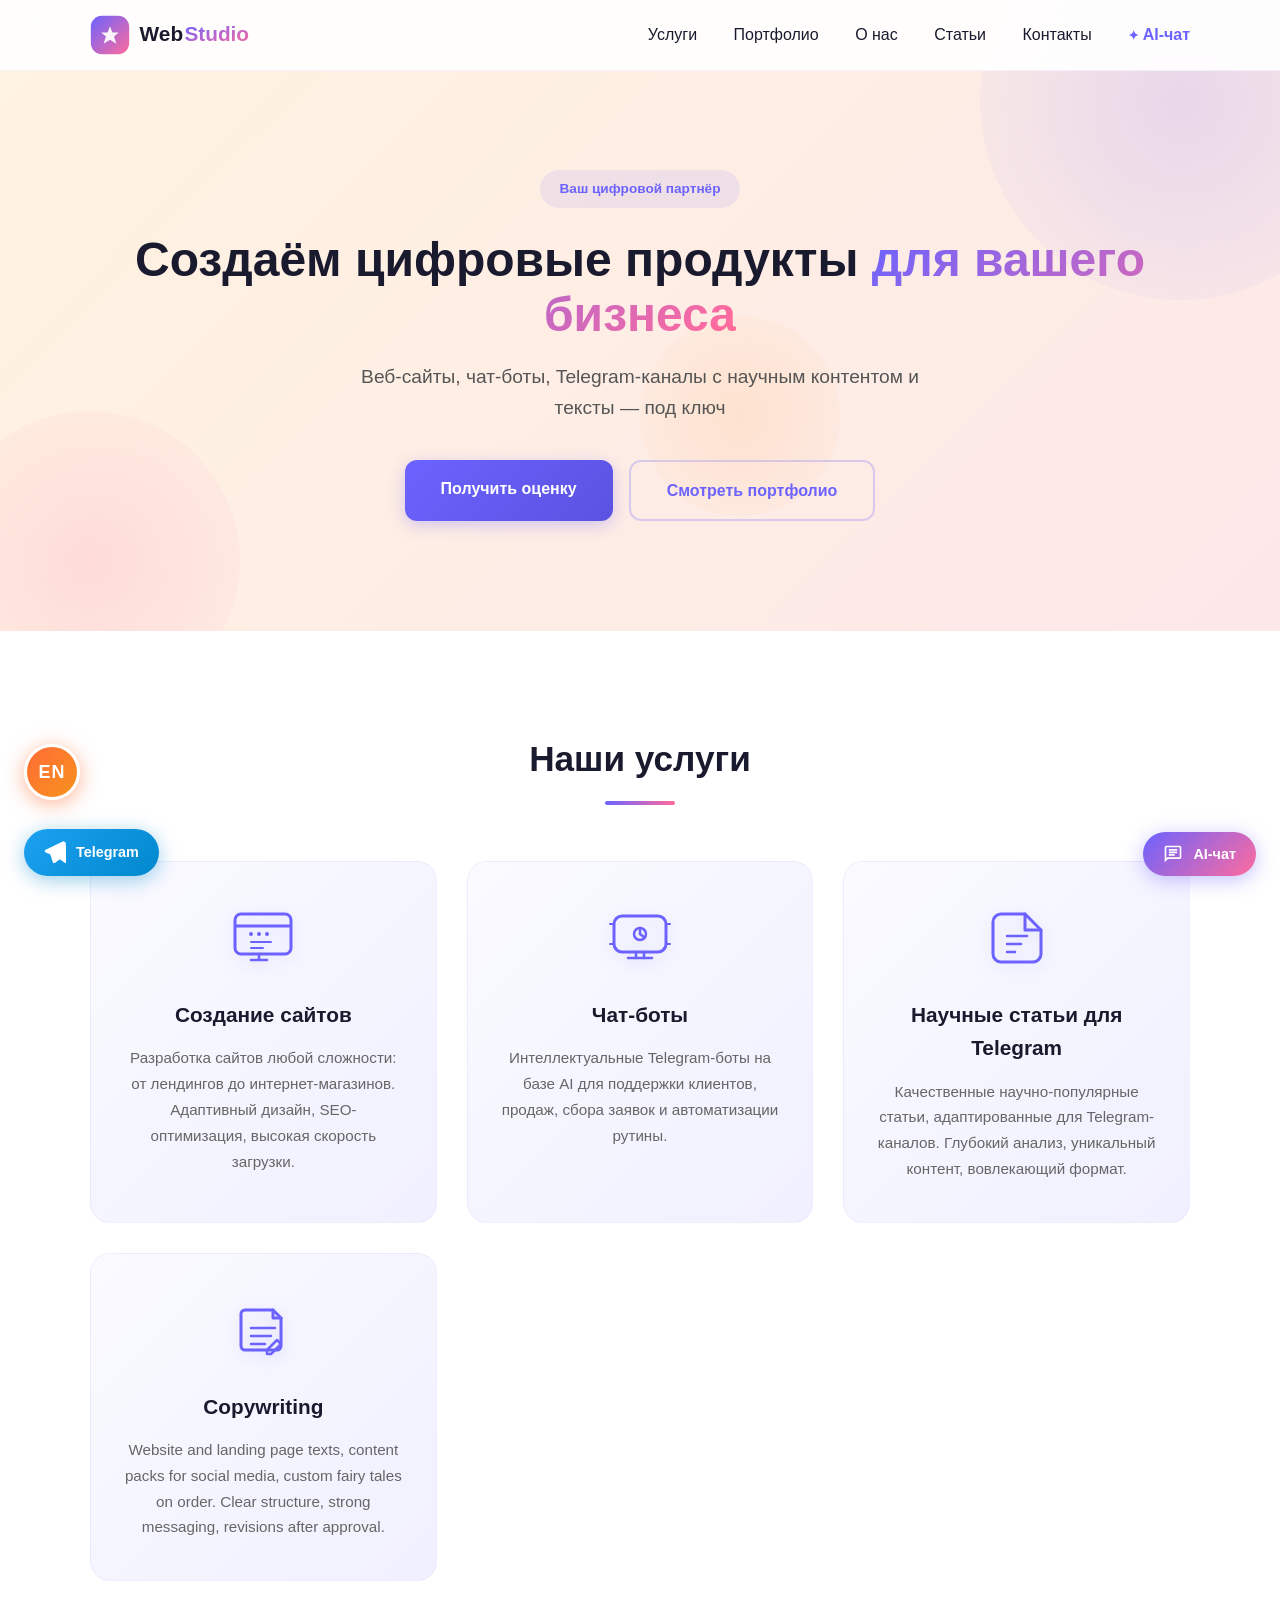
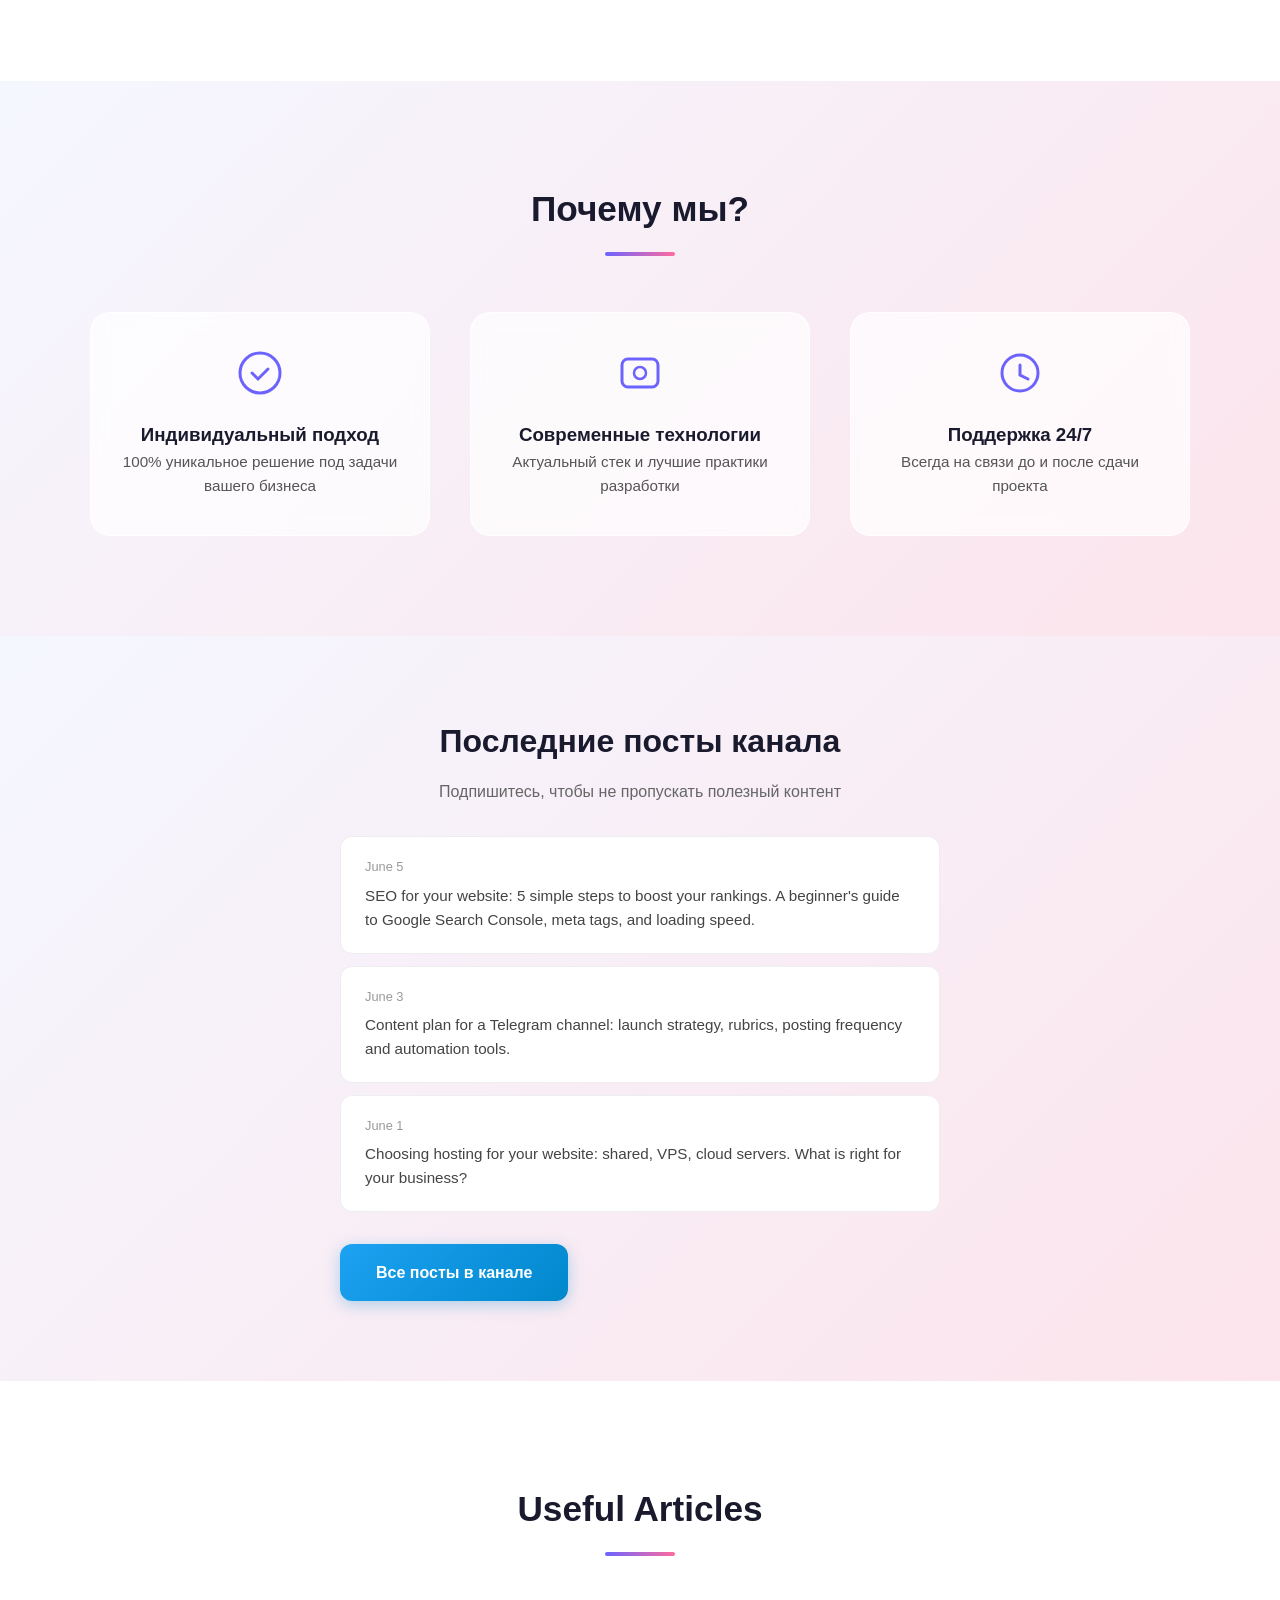
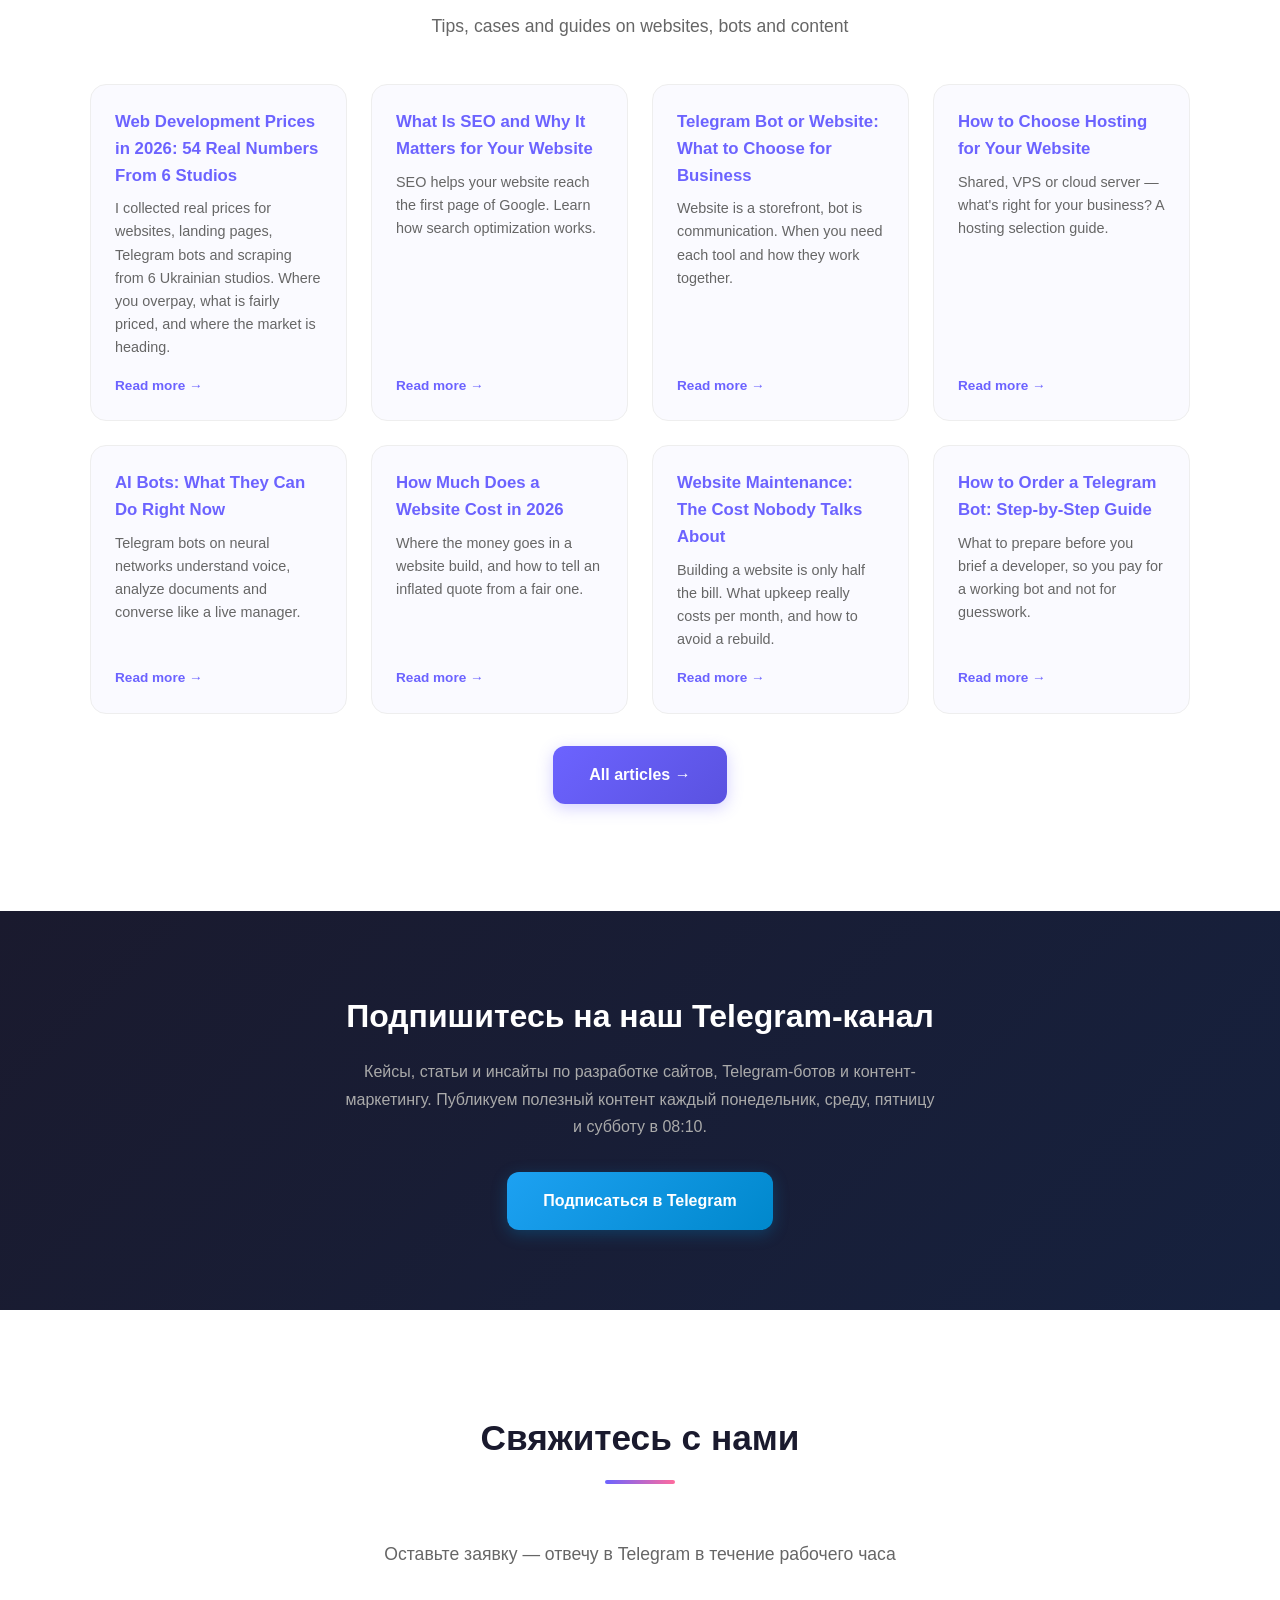
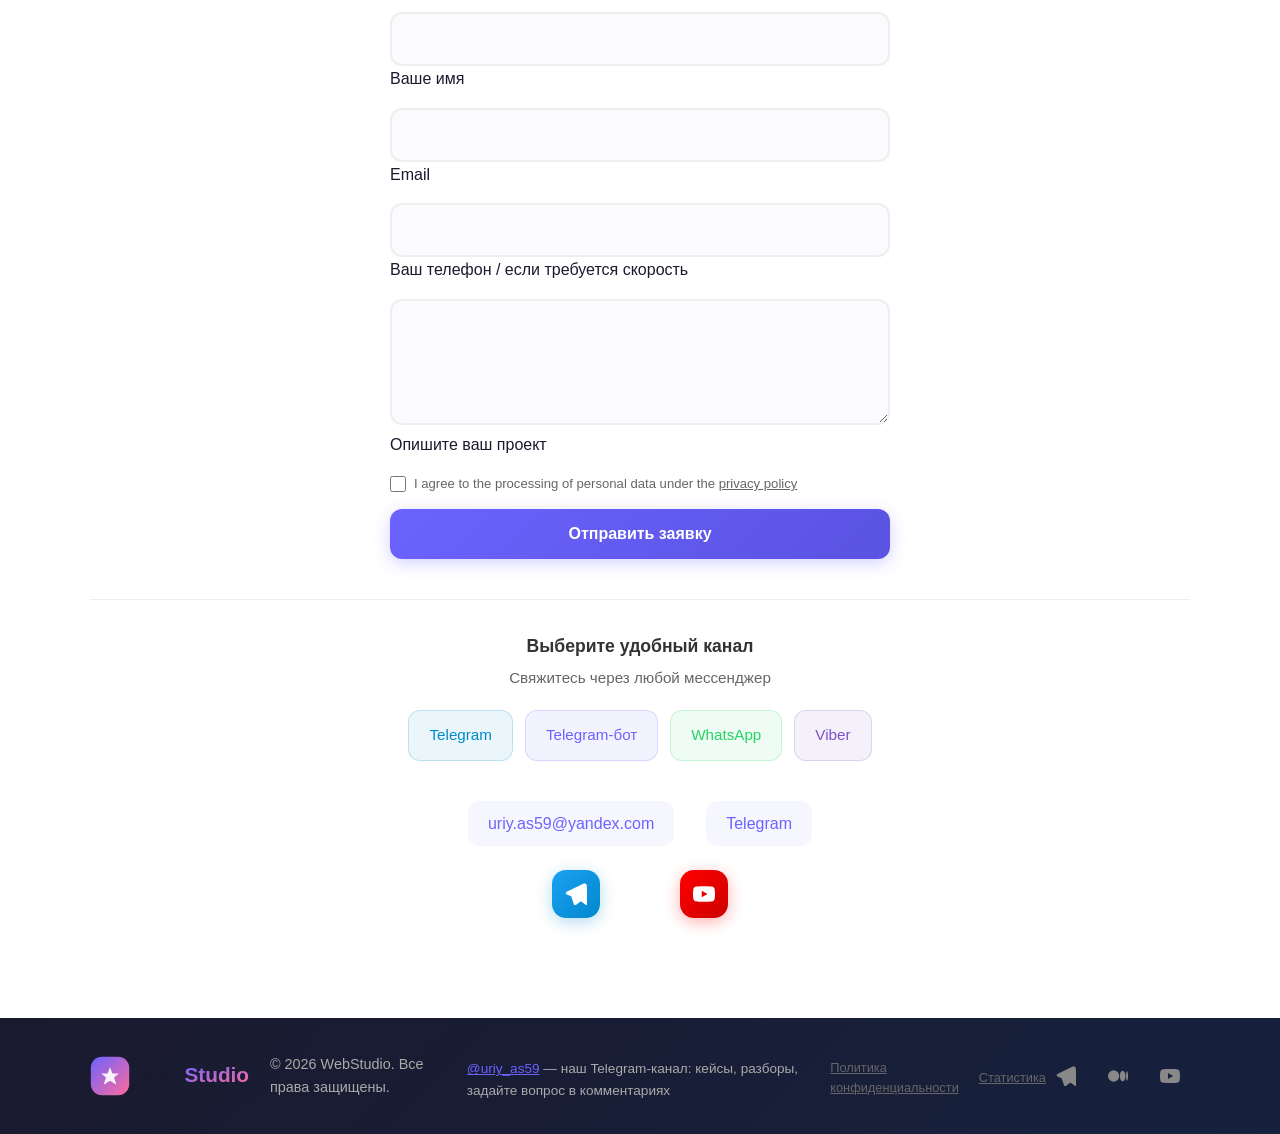
<file: en/index.html>
<!DOCTYPE html>
<html lang="en">
<head>
<meta name="msvalidate.01" content="3F08F5DD680BAFFFB1B05BBD87782B38" />
    <meta charset="UTF-8">
    <meta name="referrer" content="strict-origin-when-cross-origin">
    <meta http-equiv="Content-Security-Policy" content="default-src 'self'; base-uri 'self'; object-src 'none'; script-src 'self' 'unsafe-inline' https://www.googletagmanager.com https://static.cloudflareinsights.com https://mc.yandex.ru https://mc.yandex.com; style-src 'self' 'unsafe-inline' https://fonts.googleapis.com; img-src 'self' data: https:; font-src https://fonts.gstatic.com; connect-src 'self' https://astap.pythonanywhere.com https://stats.g.doubleclick.net https://mc.yandex.ru https://www.googletagmanager.com https://*.google-analytics.com https://analytics.google.com https://*.analytics.google.com https://www.google.com https://mc.yandex.com; form-action 'self' https://astap.pythonanywhere.com; frame-src 'self' https://mc.yandex.ru https://mc.yandex.com">
    <meta name="viewport" content="width=device-width, initial-scale=1.0">
    <link rel="preload" as="image" href="/images/logo.svg" fetchpriority="high">
    <link rel="icon" type="image/svg+xml" href="/images/logo.svg">
<link rel="icon" href="/favicon.ico" sizes="any">
<link rel="apple-touch-icon" href="/apple-touch-icon.png">
    <meta name="google-site-verification" content="pRRq1N_IE_7tX4UUB0-GJKJBhBA2g6bDiuJXGV3HNm4" />
    <meta name="google-site-verification" content="hU5JICV7gFg7as_jo2Dx-kWEUamlp_4iRQZKT-V5RPA" />
    <title>WebStudio: Websites from $250 & Telegram Bots — Kharkiv</title>
    <meta name="description" content="Web development studio in Kharkiv: websites from $250 in 3-14 days, Telegram bots from $130, SEO from $70/month. 24 blog articles, portfolio, live project stats.">
    <meta property="og:title" content="WebStudio — website development, chatbots and Telegram channels">
    <meta property="og:description" content="Website development, chatbots and scientific articles for Telegram turnkey.">
    <meta property="og:type" content="website">
    <meta property="og:url" content="https://uriy-as.org/en/">
    <meta property="og:image" content="https://uriy-as.org/og-image.png">
    <meta property="og:image:width" content="1200">
    <meta property="og:image:height" content="630">
    <meta property="og:locale" content="en_US">
    <meta property="og:site_name" content="WebStudio">
    <meta name="twitter:card" content="summary_large_image">
    <meta name="twitter:title" content="WebStudio — website development, chatbots and Telegram channels">
    <meta name="twitter:description" content="Website development, chatbots and scientific articles for Telegram turnkey.">
    <meta name="twitter:image" content="https://uriy-as.org/og-image.png">
    <meta name="keywords" content="website development, chatbot development, Telegram channels, web studio, SEO promotion, scientific articles">
    <meta name="yandex-verification" content="0eee904a7444985b">
    <link rel="canonical" href="https://uriy-as.org/en/">
    <link rel="alternate" hreflang="x-default" href="https://uriy-as.org/en/">
    <link rel="alternate" hreflang="ru" href="https://uriy-as.org/">
    <link rel="alternate" hreflang="en" href="https://uriy-as.org/en/">
    <link rel="dns-prefetch" href="https://Astap.pythonanywhere.com">
    <link rel="preconnect" href="https://Astap.pythonanywhere.com" crossorigin>
    <link rel="dns-prefetch" href="https://mc.yandex.ru">
    <link rel="preconnect" href="https://mc.yandex.ru" crossorigin>
    <link rel="dns-prefetch" href="https://www.googletagmanager.com">
    <link rel="preconnect" href="https://www.googletagmanager.com">
    <script async src="https://www.googletagmanager.com/gtag/js?id=G-MY48PMFD5M"></script>
    <script>window.dataLayer=window.dataLayer||[];function gtag(){dataLayer.push(arguments)}gtag('js',new Date());gtag('config','G-MY48PMFD5M')</script>
    <link rel="stylesheet" href="/css/style.css?v=p2-20261106">
    <link rel="preconnect" href="https://fonts.googleapis.com">
    <link href="https://fonts.googleapis.com/css2?family=Inter:wght@400;500;600;700;800&display=swap" rel="stylesheet">
    <script type="application/ld+json">
    {
        "@context": "https://schema.org",
        "@type": "Organization",
        "name": "WebStudio",
        "url": "https://uriy-as.org",
        "logo": "https://uriy-as.org/images/logo.svg",
        "email": "uriy.as59@yandex.com",
        "telephone": "+380956957495",
        "description": "Website development, chatbots and Telegram channels",
        "contactPoint": {
            "@type": "ContactPoint",
            "telephone": "+380956957495",
            "contactType": "customer service",
            "availableLanguage": ["Russian", "English"]
        },
        "founder": { "@type": "Person", "name": "Uriy AS" },
        "sameAs": [
            "https://t.me/uriy_as59",
            "https://youtube.com/@%D0%AE%D1%81%D1%82%D0%B0%D1%81-%D0%B34%D1%8B",
            "https://medium.com/@uriy.as59"
        ]
    }
    </script>
    <script type="application/ld+json">
    {"@context": "https://schema.org", "@type": "LocalBusiness", "name": "WebStudio", "url": "https://uriy-as.org", "logo": "https://uriy-as.org/images/logo.svg", "image": "https://uriy-as.org/og-image.png", "telephone": "+380956957495", "email": "uriy.as59@yandex.com", "description": "Website development, chatbots and Telegram channels. Prices from $250, timelines from 3 days.", "address": {"@type": "PostalAddress", "addressLocality": "Kharkiv", "addressRegion": "Kharkiv Oblast", "addressCountry": "UA"}, "geo": {"@type": "GeoCoordinates", "latitude": 49.9935, "longitude": 36.2304}, "openingHoursSpecification": {"@type": "OpeningHoursSpecification", "dayOfWeek": ["Monday", "Tuesday", "Wednesday", "Thursday", "Friday", "Saturday"], "opens": "08:00", "closes": "18:00"}, "priceRange": "$250-$1500", "areaServed": {"@type": "Country", "name": "Ukraine"}, "sameAs": ["https://t.me/uriy_as59", "https://dev.to/astap"]}
    </script>
<script type="application/ld+json">{"@context": "https://schema.org", "@type": "BreadcrumbList", "itemListElement": [{"@type": "ListItem", "position": 1, "name": "Главная", "item": "https://uriy-as.org/"}, {"@type": "ListItem", "position": 2, "name": "English", "item": "https://uriy-as.org/en/"}]}</script>
</head>
<body>

    <!-- Header -->
    <header class="header" id="header">
        <div class="container">
            <div class="header__inner">
                <a href="/" class="logo"><img src="/images/logo.svg" alt="WebStudio" class="logo__img"></a>
                <nav class="nav" id="nav">
                    <a href="/en/services.html" data-i18n="nav-services">Services</a>
                    <a href="/en/portfolio.html" data-i18n="nav-portfolio" data-en="Portfolio">Portfolio</a>
                    <a href="#about" data-i18n="nav-about">About</a>
                    <a href="/en/articles.html" data-i18n="nav-articles">Articles</a>
                    <a href="#contact" data-i18n="nav-contacts">Contacts</a>
                    <a href="#" class="nav__bot" data-i18n="nav-chat" onclick="event.preventDefault();document.getElementById('chatBtn').click();this.blur();return false;">AI Chat</a>
                </nav>
                <button class="burger" id="burger" aria-label="Menu">
                    <span></span><span></span><span></span>
                </button>
            </div>
        </div>
    </header>

    <!-- Hero -->
    <section class="hero">
        <div class="hero__bg">
            <div class="hero__shape hero__shape--1"></div>
            <div class="hero__shape hero__shape--2"></div>
            <div class="hero__shape hero__shape--3"></div>
        </div>
        <div class="container">
            <div class="hero__content">
                <div class="hero__badge" data-i18n="hero-badge">Your Digital Partner</div>
                <h1 class="reveal" data-i18n="hero-title">We create digital products <span class="gradient-text">for your business</span></h1>
                <p class="reveal" data-i18n="hero-subtitle">Websites, chatbots, Telegram channels with science content, and text content — turnkey</p>
                <div class="hero__cta reveal">
                    <a href="#contact" class="btn btn--primary" data-i18n="hero-btn-contact">Contact us</a>
                    <a href="#services" class="btn btn--outline" data-i18n="hero-btn-services">Our services</a>
                </div>
            </div>
        </div>
    </section>

    <!-- Services -->
    <section class="services section" id="services">
        <div class="container">
            <h2 class="section__title reveal" data-i18n="section-services">Our Services</h2>
            <div class="services__grid">

                <div class="service-card reveal">
                    <div class="service-card__icon">
                        <svg width="64" height="64" viewBox="0 0 64 64" fill="none">
                            <rect x="4" y="8" width="56" height="40" rx="6" stroke="#6c63ff" stroke-width="3" fill="none"/>
                            <line x1="4" y1="20" x2="60" y2="20" stroke="#6c63ff" stroke-width="3"/>
                            <circle cx="20" cy="28" r="2" fill="#6c63ff"/>
                            <circle cx="28" cy="28" r="2" fill="#6c63ff"/>
                            <circle cx="36" cy="28" r="2" fill="#6c63ff"/>
                            <line x1="20" y1="36" x2="40" y2="36" stroke="#6c63ff" stroke-width="2" stroke-linecap="round"/>
                            <line x1="20" y1="42" x2="32" y2="42" stroke="#6c63ff" stroke-width="2" stroke-linecap="round"/>
                            <path d="M28 48v6M20 54h16" stroke="#6c63ff" stroke-width="2.5" stroke-linecap="round"/>
                        </svg>
                    </div>
                    <h3 data-i18n="service-site">Website Development</h3>
                    <p data-i18n="service-site-desc">Development of websites of any complexity: from landing pages to online stores. Responsive design, SEO optimization, fast loading.</p>
                </div>

                <div class="service-card reveal">
                    <div class="service-card__icon">
                        <svg width="64" height="64" viewBox="0 0 64 64" fill="none">
                            <rect x="6" y="10" width="52" height="36" rx="8" stroke="#6c63ff" stroke-width="3" fill="none"/>
                            <circle cx="32" cy="28" r="6" stroke="#6c63ff" stroke-width="2.5" fill="none"/>
                            <path d="M32 22v6l4 3" stroke="#6c63ff" stroke-width="2.5" stroke-linecap="round"/>
                            <path d="M20 52h24" stroke="#6c63ff" stroke-width="2.5" stroke-linecap="round"/>
                            <path d="M28 46v6M36 46v6" stroke="#6c63ff" stroke-width="2.5" stroke-linecap="round"/>
                            <path d="M6 18H2M58 18h4M6 38H2M58 38h4" stroke="#6c63ff" stroke-width="2" stroke-linecap="round"/>
                        </svg>
                    </div>
                    <h3 data-i18n="service-bot">Chatbots</h3>
                    <p data-i18n="service-bot-desc">AI-powered Telegram bots for customer support, sales, lead collection, and routine automation.</p>
                </div>

                <div class="service-card reveal">
                    <div class="service-card__icon">
                        <svg width="64" height="64" viewBox="0 0 64 64" fill="none">
                            <path d="M8 16c0-4.4 3.6-8 8-8h24l16 16v24c0 4.4-3.6 8-8 8H16c-4.4 0-8-3.6-8-8V16z" stroke="#6c63ff" stroke-width="3" fill="none"/>
                            <path d="M40 8v16h16" stroke="#6c63ff" stroke-width="3" stroke-linecap="round" stroke-linejoin="round"/>
                            <line x1="22" y1="30" x2="42" y2="30" stroke="#6c63ff" stroke-width="2.5" stroke-linecap="round"/>
                            <line x1="22" y1="38" x2="36" y2="38" stroke="#6c63ff" stroke-width="2.5" stroke-linecap="round"/>
                            <line x1="22" y1="46" x2="30" y2="46" stroke="#6c63ff" stroke-width="2.5" stroke-linecap="round"/>
                        </svg>
                    </div>
                    <h3 data-i18n="service-articles">Science Articles for Telegram</h3>
                    <p data-i18n="service-articles-desc">High-quality science articles adapted for Telegram channels. Deep analysis, unique content, engaging format.</p>
                </div>

                <div class="service-card reveal">
                    <div class="service-card__icon">
                        <svg width="64" height="64" viewBox="0 0 64 64" fill="none">
                            <path d="M14 12h28l8 8v28c0 2.2-1.8 4-4 4H14c-2.2 0-4-1.8-4-4V16c0-2.2 1.8-4 4-4z" stroke="#6c63ff" stroke-width="3" fill="none"/>
                            <path d="M42 12v8h8" stroke="#6c63ff" stroke-width="3" stroke-linecap="round" stroke-linejoin="round"/>
                            <path d="M20 30h24M20 38h20M20 46h14" stroke="#6c63ff" stroke-width="2.5" stroke-linecap="round"/>
                            <path d="M46 42l4 4-10 10h-4v-4l10-10z" stroke="#6c63ff" stroke-width="2.5" stroke-linecap="round" stroke-linejoin="round"/>
                        </svg>
                    </div>
                    <h3 data-i18n="service-copywriting">Copywriting</h3>
                    <p data-i18n="service-copywriting-desc">Website and landing page texts, content packs for social media, custom fairy tales on order. Clear structure, strong messaging, revisions after approval.</p>
                </div>

            </div>
        </div>
    </section>

    <!-- About -->
    <section class="about section" id="about">
        <div class="container">
            <h2 class="section__title reveal" data-i18n="section-about">Why Us?</h2>
            <div class="about__grid">
                <div class="about__item reveal">
                    <div class="about__icon">
                        <svg width="48" height="48" viewBox="0 0 48 48" fill="none">
                            <circle cx="24" cy="24" r="20" stroke="url(#g1)" stroke-width="3" fill="none"/>
                            <path d="M16 24l6 6 10-10" stroke="url(#g1)" stroke-width="3" stroke-linecap="round"/>
                            <defs><linearGradient id="g1" x1="4" y1="24" x2="44" y2="24"><stop stop-color="#6c63ff"/><stop offset="1" stop-color="#ff6b9d"/></linearGradient></defs>
                        </svg>
                    </div>
                    <h3 data-i18n="about-individual">Individual Approach</h3>
                    <p data-i18n="about-individual-desc">100% unique solution for your business needs</p>
                </div>
                <div class="about__item reveal">
                    <div class="about__icon">
                        <svg width="48" height="48" viewBox="0 0 48 48" fill="none">
                            <rect x="6" y="10" width="36" height="28" rx="6" stroke="url(#g2)" stroke-width="3" fill="none"/>
                            <circle cx="24" cy="24" r="6" stroke="url(#g2)" stroke-width="2.5" fill="none"/>
                            <path d="M10 34h28" stroke="url(#g2)" stroke-width="2.5" stroke-linecap="round"/>
                            <line x1="16" y1="10" x2="16" y2="4" stroke="url(#g2)" stroke-width="2.5" stroke-linecap="round"/>
                            <line x1="32" y1="10" x2="32" y2="4" stroke="url(#g2)" stroke-width="2.5" stroke-linecap="round"/>
                            <defs><linearGradient id="g2" x1="6" y1="10" x2="42" y2="38"><stop stop-color="#6c63ff"/><stop offset="1" stop-color="#ff6b9d"/></linearGradient></defs>
                        </svg>
                    </div>
                    <h3 data-i18n="about-tech">Modern Technologies</h3>
                    <p data-i18n="about-tech-desc">Cutting-edge stack and best development practices</p>
                </div>
                <div class="about__item reveal">
                    <div class="about__icon">
                        <svg width="48" height="48" viewBox="0 0 48 48" fill="none">
                            <path d="M24 6c-9.9 0-18 8.1-18 18s8.1 18 18 18 18-8.1 18-18S33.9 6 24 6z" stroke="url(#g3)" stroke-width="3" fill="none"/>
                            <path d="M24 16v10l8 4" stroke="url(#g3)" stroke-width="3" stroke-linecap="round"/>
                            <defs><linearGradient id="g3" x1="6" y1="6" x2="42" y2="42"><stop stop-color="#6c63ff"/><stop offset="1" stop-color="#ff6b9d"/></linearGradient></defs>
                        </svg>
                    </div>
                    <h3 data-i18n="about-support">24/7 Support</h3>
                    <p data-i18n="about-support-desc">Always in touch before and after project delivery</p>
                </div>
            </div>
        </div>
    </section>

    <!-- Telegram Widget -->
    <section class="tg-widget section">
        <div class="container">
            <h2 class="reveal" data-i18n="tg-widget-title">Latest Channel Posts</h2>
            <p class="reveal" data-i18n="tg-widget-subtitle">Subscribe so you don\'t miss useful content</p>
            <div class="tg-widget__posts reveal">
                <div class="tg-widget__post">
                    <div class="tg-widget__date">June 5</div>
                    <div class="tg-widget__text">SEO for your website: 5 simple steps to boost your rankings. A beginner's guide to Google Search Console, meta tags, and loading speed.</div>
                </div>
                <div class="tg-widget__post">
                    <div class="tg-widget__date">June 3</div>
                    <div class="tg-widget__text">Content plan for a Telegram channel: launch strategy, rubrics, posting frequency and automation tools.</div>
                </div>
                <div class="tg-widget__post">
                    <div class="tg-widget__date">June 1</div>
                    <div class="tg-widget__text">Choosing hosting for your website: shared, VPS, cloud servers. What is right for your business?</div>
                </div>
                <a href="https://t.me/uriy_as59" target="_blank" class="btn btn--tg" style="margin-top:20px;display:inline-flex;align-items:center;gap:10px;" data-i18n="tg-widget-all">All posts in channel<svg viewBox="0 0 24 24" fill="currentColor" width="20" height="20"><path d="M22.26.76a1.73 1.73 0 0 0-1.76-.35L1.84 9.58a1.66 1.66 0 0 0 .05 3.08l4.88 1.9 2.94 8.86a1.38 1.38 0 0 0 .9.87 1.32 1.32 0 0 0 1.2-.21l4.23-3.46a1.8 1.8 0 0 1 2.05-.12l4.85 3.52a1.35 1.35 0 0 0 1.45.12 1.38 1.38 0 0 0 .78-1.15L23.7 2.47a1.73 1.73 0 0 0-1.44-1.71z"/></svg>
                    All posts in channel
                </a>
            </div>
        </div>
    </section>



    <!-- Blog Articles -->
    <section class="section">
        <div class="container">
            <h2 class="section__title reveal" data-i18n="blog-title">Useful Articles</h2>
            <p class="contact__subtitle reveal" data-i18n="blog-subtitle">Tips, cases and guides on websites, bots and content</p>
            <div class="blog-home__grid reveal">
                <a href="/en/blog/competitor-prices-2026.html" class="blog-home__card">
                    <h3>Web Development Prices in 2026: 54 Real Numbers From 6 Studios</h3>
                    <p>I collected real prices for websites, landing pages, Telegram bots and scraping from 6 Ukrainian studios. Where you overpay, what is fairly priced, and where the market is heading.</p>
                    <span class="blog-home__more">Read more →</span>
                </a>
                <a href="/en/blog/seo-optimization-guide.html" class="blog-home__card">
                    <h3>What Is SEO and Why It Matters for Your Website</h3>
                    <p>SEO helps your website reach the first page of Google. Learn how search optimization works.</p>
                    <span class="blog-home__more">Read more →</span>
                </a>
                <a href="/en/blog/telegram-bot-vs-website.html" class="blog-home__card">
                    <h3>Telegram Bot or Website: What to Choose for Business</h3>
                    <p>Website is a storefront, bot is communication. When you need each tool and how they work together.</p>
                    <span class="blog-home__more">Read more →</span>
                </a>
                <a href="/en/blog/how-to-choose-hosting.html" class="blog-home__card">
                    <h3>How to Choose Hosting for Your Website</h3>
                    <p>Shared, VPS or cloud server — what's right for your business? A hosting selection guide.</p>
                    <span class="blog-home__more">Read more →</span>
                </a>
                <a href="/en/blog/ai-bots-capabilities.html" class="blog-home__card">
                    <h3>AI Bots: What They Can Do Right Now</h3>
                    <p>Telegram bots on neural networks understand voice, analyze documents and converse like a live manager.</p>
                    <span class="blog-home__more">Read more →</span>
                </a>
                <a href="/en/blog/how-much-does-website-cost.html" class="blog-home__card">
                    <h3>How Much Does a Website Cost in 2026</h3>
                    <p>Where the money goes in a website build, and how to tell an inflated quote from a fair one.</p>
                    <span class="blog-home__more">Read more →</span>
                </a>
                <a href="/en/blog/how-much-website-maintenance-cost.html" class="blog-home__card">
                    <h3>Website Maintenance: The Cost Nobody Talks About</h3>
                    <p>Building a website is only half the bill. What upkeep really costs per month, and how to avoid a rebuild.</p>
                    <span class="blog-home__more">Read more →</span>
                </a>
                <a href="/en/blog/how-to-order-telegram-bot.html" class="blog-home__card">
                    <h3>How to Order a Telegram Bot: Step-by-Step Guide</h3>
                    <p>What to prepare before you brief a developer, so you pay for a working bot and not for guesswork.</p>
                    <span class="blog-home__more">Read more →</span>
                </a>
            </div>
            <div class="blog-home__all reveal">
                <a href="/en/articles.html" class="btn btn--primary">All articles →</a>
            </div>
        </div>
    </section>

    <!-- Telegram Promo -->
    <section class="tg-promo section">
        <div class="container">
            <div class="tg-promo__inner reveal">
                <h2 data-i18n="tg-promo-title">Subscribe to our Telegram Channel</h2>
                <p data-i18n="tg-promo-desc">Cases, articles and insights on website development, Telegram bots and content marketing. We publish useful content every Monday, Wednesday, Friday and Saturday at 08:10.</p>
                <a href="https://t.me/uriy_as59" target="_blank" class="btn btn--tg" data-i18n="tg-promo-btn">Subscribe on Telegram<svg viewBox="0 0 24 24" fill="currentColor"><path d="M22.26.76a1.73 1.73 0 0 0-1.76-.35L1.84 9.58a1.66 1.66 0 0 0 .05 3.08l4.88 1.9 2.94 8.86a1.38 1.38 0 0 0 .9.87 1.32 1.32 0 0 0 1.2-.21l4.23-3.46a1.8 1.8 0 0 1 2.05-.12l4.85 3.52a1.35 1.35 0 0 0 1.45.12 1.38 1.38 0 0 0 .78-1.15L23.7 2.47a1.73 1.73 0 0 0-1.44-1.71z"/></svg>
                    Subscribe on Telegram
                </a>
            </div>
        </div>
    </section>

    <!-- Contact -->
    <section class="contact section" id="contact">
        <div class="container">
            <h2 class="section__title reveal" data-i18n="contact-title">Contact Us</h2>
            <p class="contact__subtitle reveal" data-i18n="contact-subtitle">Leave a request and we\'ll discuss your project</p>
            <form class="contact__form reveal" id="contactForm" action="https://Astap.pythonanywhere.com/api/lead" method="POST">
                <div class="form__group">
                    <input type="text" name="name" id="name" required><label class="form__label" for="name" data-i18n="form-name">Your name</label></div>
                <div class="form__group">
                    <input type="email" name="email" id="email" required><label class="form__label" for="email" data-i18n="form-email">Email</label></div>
                <div class="form__group">
                    <input type="tel" name="phone" id="phone"><label class="form__label" for="phone" data-i18n="form-phone">Your phone / if speed matters</label></div>
                <div class="form__group">
                    <textarea name="message" id="message" rows="5" required></textarea><label class="form__label" for="message" data-i18n="form-message">Describe your project</label>
                </div>
                <div class="form__group form__hp" aria-hidden="true">
                    <input type="text" name="website" id="website" tabindex="-1" autocomplete="off"><label class="form__label" for="website">Website</label>
                </div>
                <label class="form__consent"><input type="checkbox" name="consent" id="consent" required><span>I agree to the processing of personal data under the <a href="/en/privacy.html" target="_blank" rel="noopener">privacy policy</a></span></label>
                <button type="submit" class="btn btn--primary btn--full" data-i18n="form-submit">Send request</button>
            </form>
            <div class="contact__alt reveal">
                <h3 data-i18n="contact-alt-title">Choose your preferred channel</h3>
                <p data-i18n="contact-alt-desc">Reach us via any messenger</p>
                <div class="contact__alt-grid">
                    <a href="https://t.me/uriy_as59" target="_blank" class="contact__alt-link contact__alt-link--tg" data-i18n="contact-alt-tg">
                        <svg viewBox="0 0 24 24" fill="currentColor"><path d="M22.26.76a1.73 1.73 0 0 0-1.76-.35L1.84 9.58a1.66 1.66 0 0 0 .05 3.08l4.88 1.9 2.94 8.86a1.38 1.38 0 0 0 .9.87 1.32 1.32 0 0 0 1.2-.21l4.23-3.46a1.8 1.8 0 0 1 2.05-.12l4.85 3.52a1.35 1.35 0 0 0 1.45.12 1.38 1.38 0 0 0 .78-1.15L23.7 2.47a1.73 1.73 0 0 0-1.44-1.71z"/></svg>
                        Telegram
                    </a>
                    <a href="https://t.me/NevWebStudio_bot" target="_blank" class="contact__alt-link contact__alt-link--bot" data-i18n="contact-alt-bot">
                        <svg viewBox="0 0 24 24" fill="none" stroke="currentColor" stroke-width="2"><path d="M12 2a10 10 0 1 0 10 10h-2a8 8 0 1 1-8-8V2z"/><path d="M12 6v6l4 2"/><circle cx="12" cy="12" r="10"/></svg>
                        Telegram Bot
                    </a>
                    <a href="https://whatsapp.com/channel/0029Vb7mJEN3LdQMf8IBet3z" target="_blank" class="contact__alt-link contact__alt-link--wa" data-i18n="contact-alt-whatsapp" title="WhatsApp">
                        <svg viewBox="0 0 24 24" fill="currentColor"><path d="M17.472 14.382c-.297-.149-1.758-.867-2.03-.967-.273-.099-.471-.148-.67.15-.197.297-.767.966-.94 1.164-.173.199-.347.223-.644.075-.297-.15-1.255-.463-2.39-1.475-.883-.788-1.48-1.761-1.653-2.059-.173-.297-.018-.458.13-.606.134-.133.298-.347.446-.52.149-.174.198-.298.298-.497.099-.198.05-.371-.025-.52-.075-.149-.669-1.612-.916-2.207-.242-.579-.487-.5-.669-.51-.173-.008-.371-.01-.57-.01-.198 0-.52.074-.792.372-.272.297-1.04 1.016-1.04 2.479 0 1.462 1.065 2.875 1.213 3.074.149.198 2.096 3.2 5.077 4.487.709.306 1.262.489 1.694.625.712.227 1.36.195 1.871.118.571-.085 1.758-.719 2.006-1.413.248-.694.248-1.289.173-1.413-.074-.124-.272-.198-.57-.347m-5.421 7.403h-.004a9.87 9.87 0 0 1-5.031-1.378l-.361-.214-3.741.982.998-3.648-.235-.374a9.86 9.86 0 0 1-1.51-5.26c.001-5.45 4.436-9.884 9.888-9.884 2.64 0 5.122 1.03 6.988 2.898a9.825 9.825 0 0 1 2.893 6.994c-.003 5.45-4.437 9.884-9.885 9.884m8.413-18.297A11.815 11.815 0 0 0 12.05 0C5.495 0 .16 5.335.157 11.892c0 2.096.547 4.142 1.588 5.945L.057 24l6.305-1.654a11.882 11.882 0 0 0 5.683 1.448h.005c6.554 0 11.89-5.335 11.893-11.893a11.821 11.821 0 0 0-3.48-8.413z"/></svg>
                        WhatsApp
                    </a>
                    <a href="#" class="contact__alt-link contact__alt-link--vb" data-i18n="contact-alt-viber" title="Viber">
                        <svg viewBox="0 0 24 24" fill="currentColor"><path d="M11.398.002C5.322.247-.008 4.884.008 10.924c.006 2.318.747 4.44 2.02 6.167L.003 23.93l7.682-1.926c1.597.688 3.354 1.031 5.197.987 6.288-.153 11.22-5.354 11.118-11.666C23.9 4.685 18.638.002 11.398.002zm6.099 15.384c-.275.772-1.38 1.425-2.25 1.574-.539.094-1.24.167-3.574-.764-2.28-.91-4.643-3.058-5.273-3.679-.628-.621-2.035-2.267-2.43-3.658-.397-1.391-.13-2.03.002-2.27.132-.238.523-.423.796-.423.272 0 .544.004.784.01.242.006.56-.09.878.672.318.763 1.08 2.64 1.176 2.83.096.19.167.416.018.671-.147.255-.266.37-.424.59-.158.22-.33.41-.158.656.173.246.762 1.25 1.628 2.017.866.766 1.605 1.062 1.918 1.183.313.12.499.08.68-.069.18-.149.747-.867.95-1.163.202-.296.404-.247.68-.148.277.099 1.757.82 2.058.968.3.149.5.224.572.352.074.126.074.739-.201 1.511z"/></svg>
                        Viber
                    </a>
                </div>
            </div>
            <div class="contact__links reveal">
                <a href="mailto:uriy.as59@yandex.com" class="contact__link" data-i18n="contact-email">
                    <svg width="20" height="20" viewBox="0 0 24 24" fill="none" stroke="currentColor" stroke-width="2"><rect x="2" y="4" width="20" height="16" rx="2"/><path d="M22 4L12 13 2 4"/></svg>
                    uriy.as59@yandex.com
                </a>
                <a href="https://t.me/uriy_as59" target="_blank" class="contact__link" title="Write on Telegram" data-i18n="contact-tg">
                    <svg width="20" height="20" viewBox="0 0 24 24" fill="currentColor"><path d="M22.26.76a1.73 1.73 0 0 0-1.76-.35L1.84 9.58a1.66 1.66 0 0 0 .05 3.08l4.88 1.9 2.94 8.86a1.38 1.38 0 0 0 .9.87 1.32 1.32 0 0 0 1.2-.21l4.23-3.46a1.8 1.8 0 0 1 2.05-.12l4.85 3.52a1.35 1.35 0 0 0 1.45.12 1.38 1.38 0 0 0 .78-1.15L23.7 2.47a1.73 1.73 0 0 0-1.44-1.71z"/></svg>
                </a>
            </div>
            <div class="social__links reveal">
                <a href="https://t.me/uriy_as59" target="_blank" class="social__link social__link--tg" aria-label="Telegram">
                    <svg width="22" height="22" viewBox="0 0 24 24" fill="currentColor"><path d="M22.26.76a1.73 1.73 0 0 0-1.76-.35L1.84 9.58a1.66 1.66 0 0 0 .05 3.08l4.88 1.9 2.94 8.86a1.38 1.38 0 0 0 .9.87 1.32 1.32 0 0 0 1.2-.21l4.23-3.46a1.8 1.8 0 0 1 2.05-.12l4.85 3.52a1.35 1.35 0 0 0 1.45.12 1.38 1.38 0 0 0 .78-1.15L23.7 2.47a1.73 1.73 0 0 0-1.44-1.71z"/></svg>
                </a>
                <a href="https://medium.com/@uriy.as59" target="_blank" class="social__link social__link--med" aria-label="Medium"><svg width="22" height="22" viewBox="0 0 24 24" fill="currentColor"><path d="M13.54 12a6.8 6.8 0 0 1-6.77 6.82A6.8 6.8 0 0 1 0 12a6.8 6.8 0 0 1 6.77-6.82A6.8 6.8 0 0 1 13.54 12zm7.42 0c0 3.54-1.51 6.42-3.38 6.42-1.87 0-3.39-2.88-3.39-6.42s1.52-6.42 3.39-6.42 3.38 2.88 3.38 6.42zM24 12c0 3.1-.53 5.62-1.19 5.62S21.62 15.1 21.62 12s.53-5.62 1.19-5.62S24 8.9 24 12z"/></svg></a>
<a href="https://youtube.com/@%D0%AE%D1%81%D1%82%D0%B0%D1%81-%D0%B34%D1%8B" target="_blank" class="social__link social__link--yt" aria-label="YouTube">
                    <svg width="22" height="22" viewBox="0 0 24 24" fill="currentColor"><path d="M23.5 6.2a2.96 2.96 0 0 0-2.08-2.1C19.55 3.5 12 3.5 12 3.5s-7.55 0-9.42.6A2.96 2.96 0 0 0 .5 6.2 30.9 30.9 0 0 0 0 12a30.9 30.9 0 0 0 .5 5.8 2.96 2.96 0 0 0 2.08 2.1c1.87.6 9.42.6 9.42.6s7.55 0 9.42-.6a2.96 2.96 0 0 0 2.08-2.1 30.9 30.9 0 0 0 .5-5.8 30.9 30.9 0 0 0-.5-5.8zM9.55 15.57V8.43L15.82 12l-6.27 3.57z"/></svg>
                </a>
            </div>
        </div>
    </section>

    <!-- Footer -->
    <footer class="footer">
        <div class="container">
            <div class="footer__inner">
                <div class="footer__left">
                    <a href="/" class="logo"><img src="/images/logo.svg" alt="WebStudio" class="logo__img" loading="lazy"></a>
                    <p data-i18n="footer-copyright">© 2026 WebStudio. All rights reserved.</p>
                    <p style="margin-top:8px;font-size:0.85rem;" data-i18n="footer-bot"><a href="https://t.me/uriy_as59" target="_blank" style="color:var(--accent);">@uriy_as59</a> &mdash; our Telegram channel: cases and breakdowns, ask questions in the comments</p>
                    <p style="margin-top:4px;font-size:0.8rem;"><a href="/en/privacy.html" style="color:var(--muted);" data-i18n="footer-privacy">Privacy Policy</a></p>
                    <p style="margin-top:4px;font-size:0.8rem;"><a href="/stats.html" style="color:var(--muted);" data-i18n="footer-stats">Stats</a></p>
                </div>
                <div class="footer__social">
                    <a href="https://t.me/uriy_as59" target="_blank" aria-label="Telegram">
                        <svg width="20" height="20" viewBox="0 0 24 24" fill="currentColor"><path d="M22.26.76a1.73 1.73 0 0 0-1.76-.35L1.84 9.58a1.66 1.66 0 0 0 .05 3.08l4.88 1.9 2.94 8.86a1.38 1.38 0 0 0 .9.87 1.32 1.32 0 0 0 1.2-.21l4.23-3.46a1.8 1.8 0 0 1 2.05-.12l4.85 3.52a1.35 1.35 0 0 0 1.45.12 1.38 1.38 0 0 0 .78-1.15L23.7 2.47a1.73 1.73 0 0 0-1.44-1.71z"/></svg>
                    </a>
                    <a href="https://medium.com/@uriy.as59" target="_blank" aria-label="Medium"><svg width="20" height="20" viewBox="0 0 24 24" fill="currentColor"><path d="M13.54 12a6.8 6.8 0 0 1-6.77 6.82A6.8 6.8 0 0 1 0 12a6.8 6.8 0 0 1 6.77-6.82A6.8 6.8 0 0 1 13.54 12zm7.42 0c0 3.54-1.51 6.42-3.38 6.42-1.87 0-3.39-2.88-3.39-6.42s1.52-6.42 3.39-6.42 3.38 2.88 3.38 6.42zM24 12c0 3.1-.53 5.62-1.19 5.62S21.62 15.1 21.62 12s.53-5.62 1.19-5.62S24 8.9 24 12z"/></svg></a>
<a href="https://youtube.com/@%D0%AE%D1%81%D1%82%D0%B0%D1%81-%D0%B34%D1%8B" target="_blank" aria-label="YouTube">
                        <svg width="20" height="20" viewBox="0 0 24 24" fill="currentColor"><path d="M23.5 6.2a2.96 2.96 0 0 0-2.08-2.1C19.55 3.5 12 3.5 12 3.5s-7.55 0-9.42.6A2.96 2.96 0 0 0 .5 6.2 30.9 30.9 0 0 0 0 12a30.9 30.9 0 0 0 .5 5.8 2.96 2.96 0 0 0 2.08 2.1c1.87.6 9.42.6 9.42.6s7.55 0 9.42-.6a2.96 2.96 0 0 0 2.08-2.1 30.9 30.9 0 0 0 .5-5.8 30.9 30.9 0 0 0-.5-5.8zM9.55 15.57V8.43L15.82 12l-6.27 3.57z"/></svg>
                    </a>
                </div>
            </div>
        </div>
    </footer>

    <!-- Modal -->
    <div class="modal" id="modal">
        <div class="modal__body">
            <div class="modal__icon" id="modalIcon">&#10024;</div>
            <p id="modalText" data-i18n="modal-thanks">Thank you! We will contact you shortly.</p>
            <button class="btn btn--primary" id="modalClose" data-i18n="modal-btn">Great</button>
        </div>
    </div>

    <a href="https://t.me/uriy_as59" target="_blank" class="tg-float" aria-label="Telegram">
        <svg viewBox="0 0 24 24" fill="currentColor"><path d="M22.26.76a1.73 1.73 0 0 0-1.76-.35L1.84 9.58a1.66 1.66 0 0 0 .05 3.08l4.88 1.9 2.94 8.86a1.38 1.38 0 0 0 .9.87 1.32 1.32 0 0 0 1.2-.21l4.23-3.46a1.8 1.8 0 0 1 2.05-.12l4.85 3.52a1.35 1.35 0 0 0 1.45.12 1.38 1.38 0 0 0 .78-1.15L23.7 2.47a1.73 1.73 0 0 0-1.44-1.71z"/></svg>
        <span data-i18n="contact-tg">Telegram</span>
    </a>

    <div class="lang-widget" id="langWidget">
    <button class="lang-btn-floating" id="langBtnFloat" aria-label="Switch language" onclick="toggleLang()">RU</button>
</div>

            <div class="chat-widget" id="chatWidget">
        <button class="chat-btn" id="chatBtn" aria-label="AI Chat">
            <svg viewBox="0 0 24 24" fill="currentColor"><path d="M20 2H4c-1.1 0-2 .9-2 2v18l4-4h14c1.1 0 2-.9 2-2V4c0-1.1-.9-2-2-2zm0 14H5.17L4 17.17V4h16v12z"/><path d="M7 9h10v2H7zm0-3h10v2H7zm0 6h7v2H7z"/></svg>
            <span data-i18n="chat-btn-text">AI Chat</span>
        </button>
        <div class="chat-popup" id="chatPopup">
            <div class="chat-popup__header">
                <h4 data-i18n="chat-title">AI Assistant</h4>
                <button class="chat-popup__close" id="chatClose">&times;</button>
            </div>
            <div class="chat-popup__body" id="chatBody">
                <div class="chat-msg chat-msg--bot" data-i18n="chat-error" style="display:none;"></div>
            </div>
            <form class="chat-popup__form" id="chatForm">
                <input type="text" placeholder="Your message..." autocomplete="off" autocorrect="off" spellcheck="false" required data-i18n="chat-placeholder" aria-label="Message for AI assistant">
                <button type="submit">
                    <svg viewBox="0 0 24 24" fill="none" stroke="currentColor" stroke-width="2"><line x1="22" y1="2" x2="11" y2="13"/><polygon points="22 2 15 22 11 13 2 9 22 2"/></svg>
                </button>
            </form>
        </div>
    </div>

    <script defer src="/js/script.js?v=p0-20261026"></script>
    <noscript><img src="https://Astap.pythonanywhere.com/pixel?page=/&ref=" style="position:absolute;left:-9999px" alt="" / loading="lazy"></noscript>
    <noscript><div><img src="https://mc.yandex.ru/watch/109350815" style="position:absolute; left:-9999px;" alt="" / loading="lazy"></div></noscript>
    <!-- Yandex.Metrica -->
    <script>(function(m,e,t,r,i,k,a){m[i]=m[i]||function(){(m[i].a=m[i].a||[]).push(arguments)};m[i].l=1*new Date();for(var j=0;j<document.scripts.length;j++){if(document.scripts[j].src===r){return}}k=e.createElement(t),a=e.getElementsByTagName(t)[0],k.async=1,k.src=r,a.parentNode.insertBefore(k,a)})(window,document,"script","https://mc.yandex.ru/metrika/tag.js","ym");ym(109350815,"init",{clickmap:true,trackLinks:true,accurateTrackBounce:true,webvisor:true});</script>
</body>
</html>
</file>
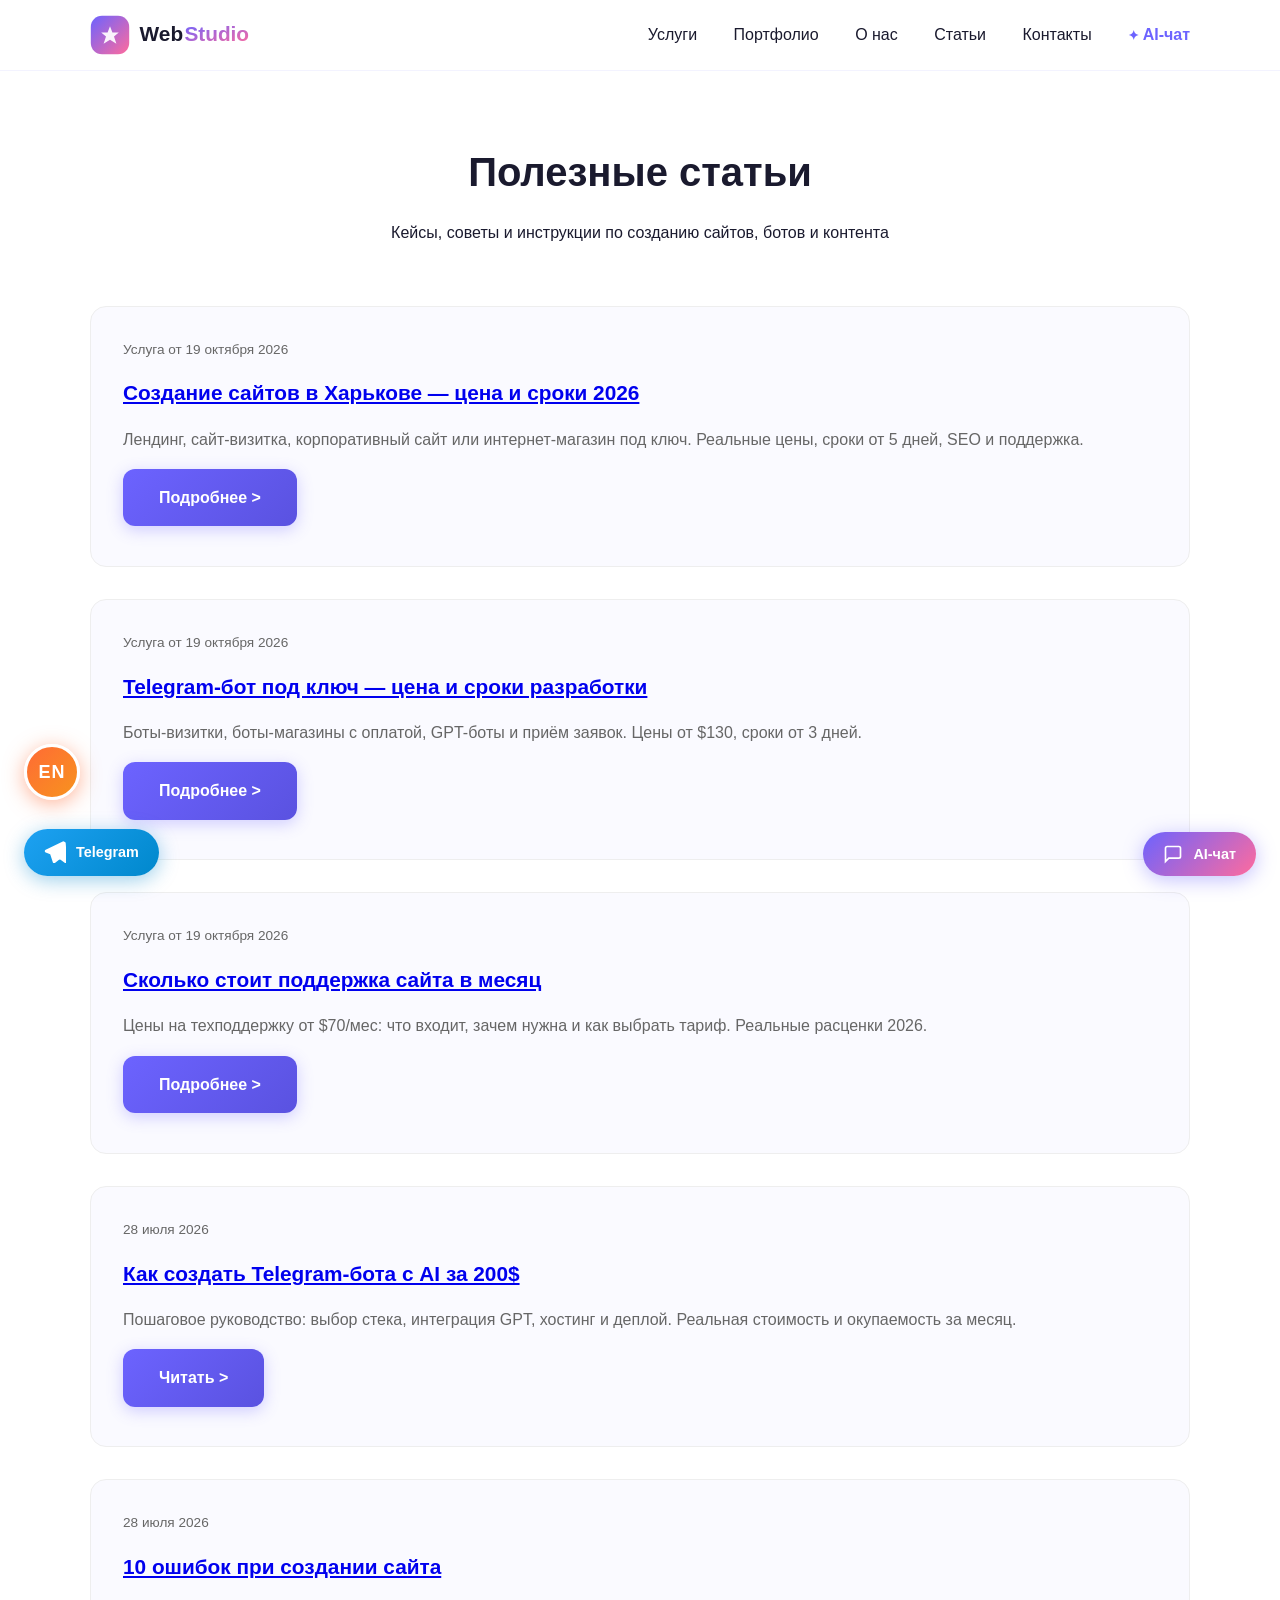
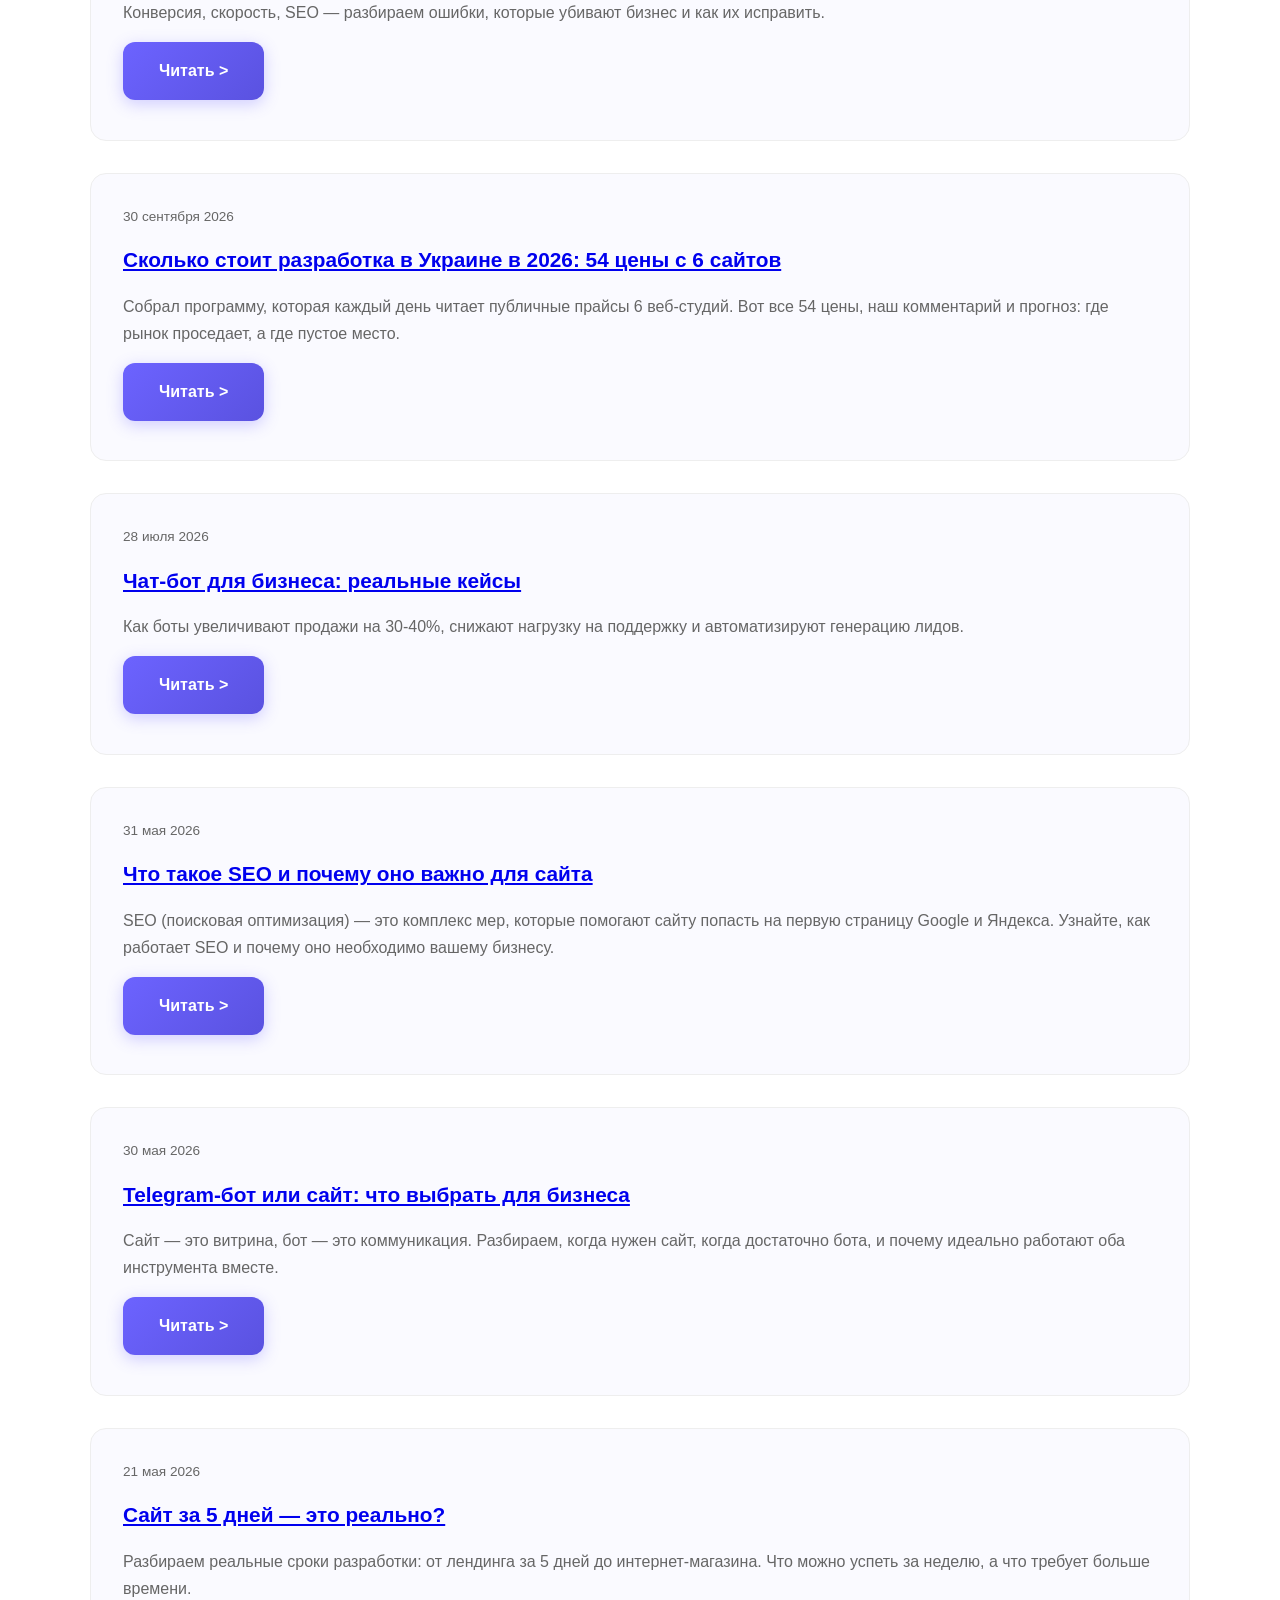
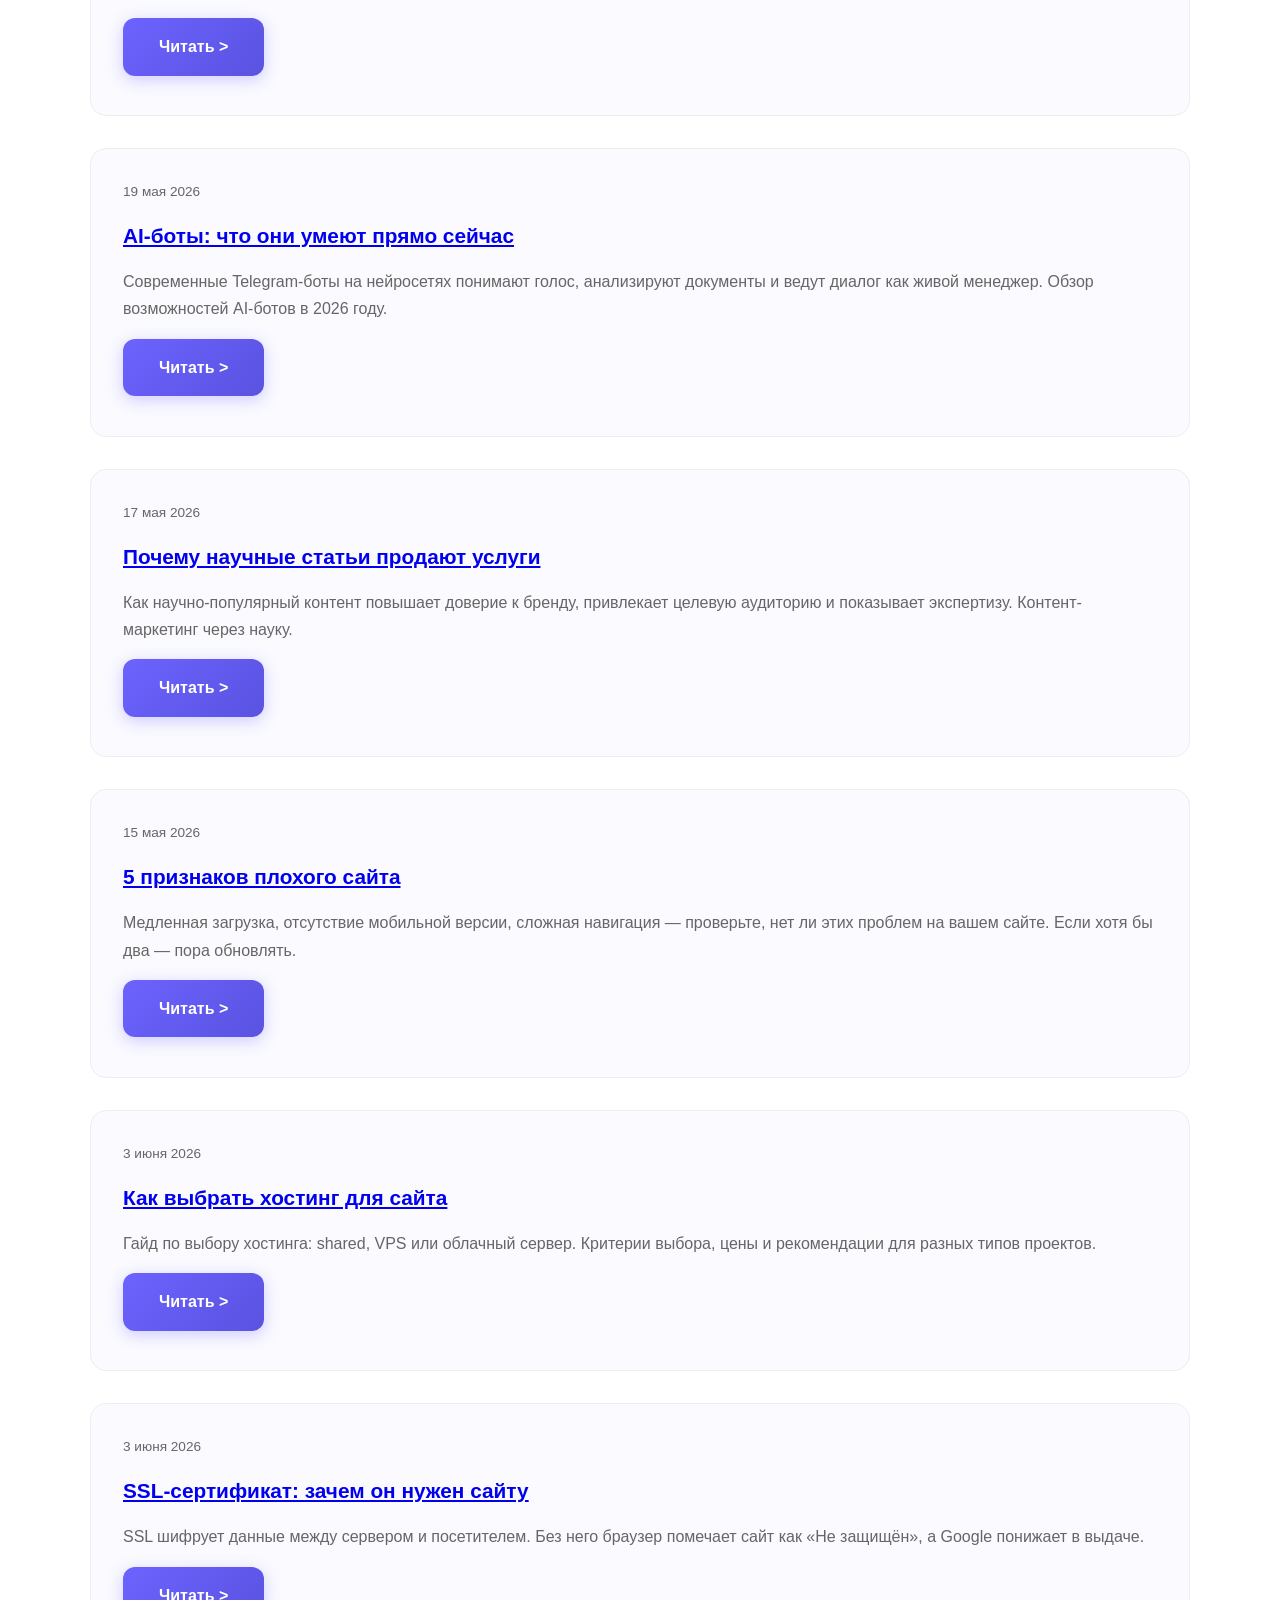
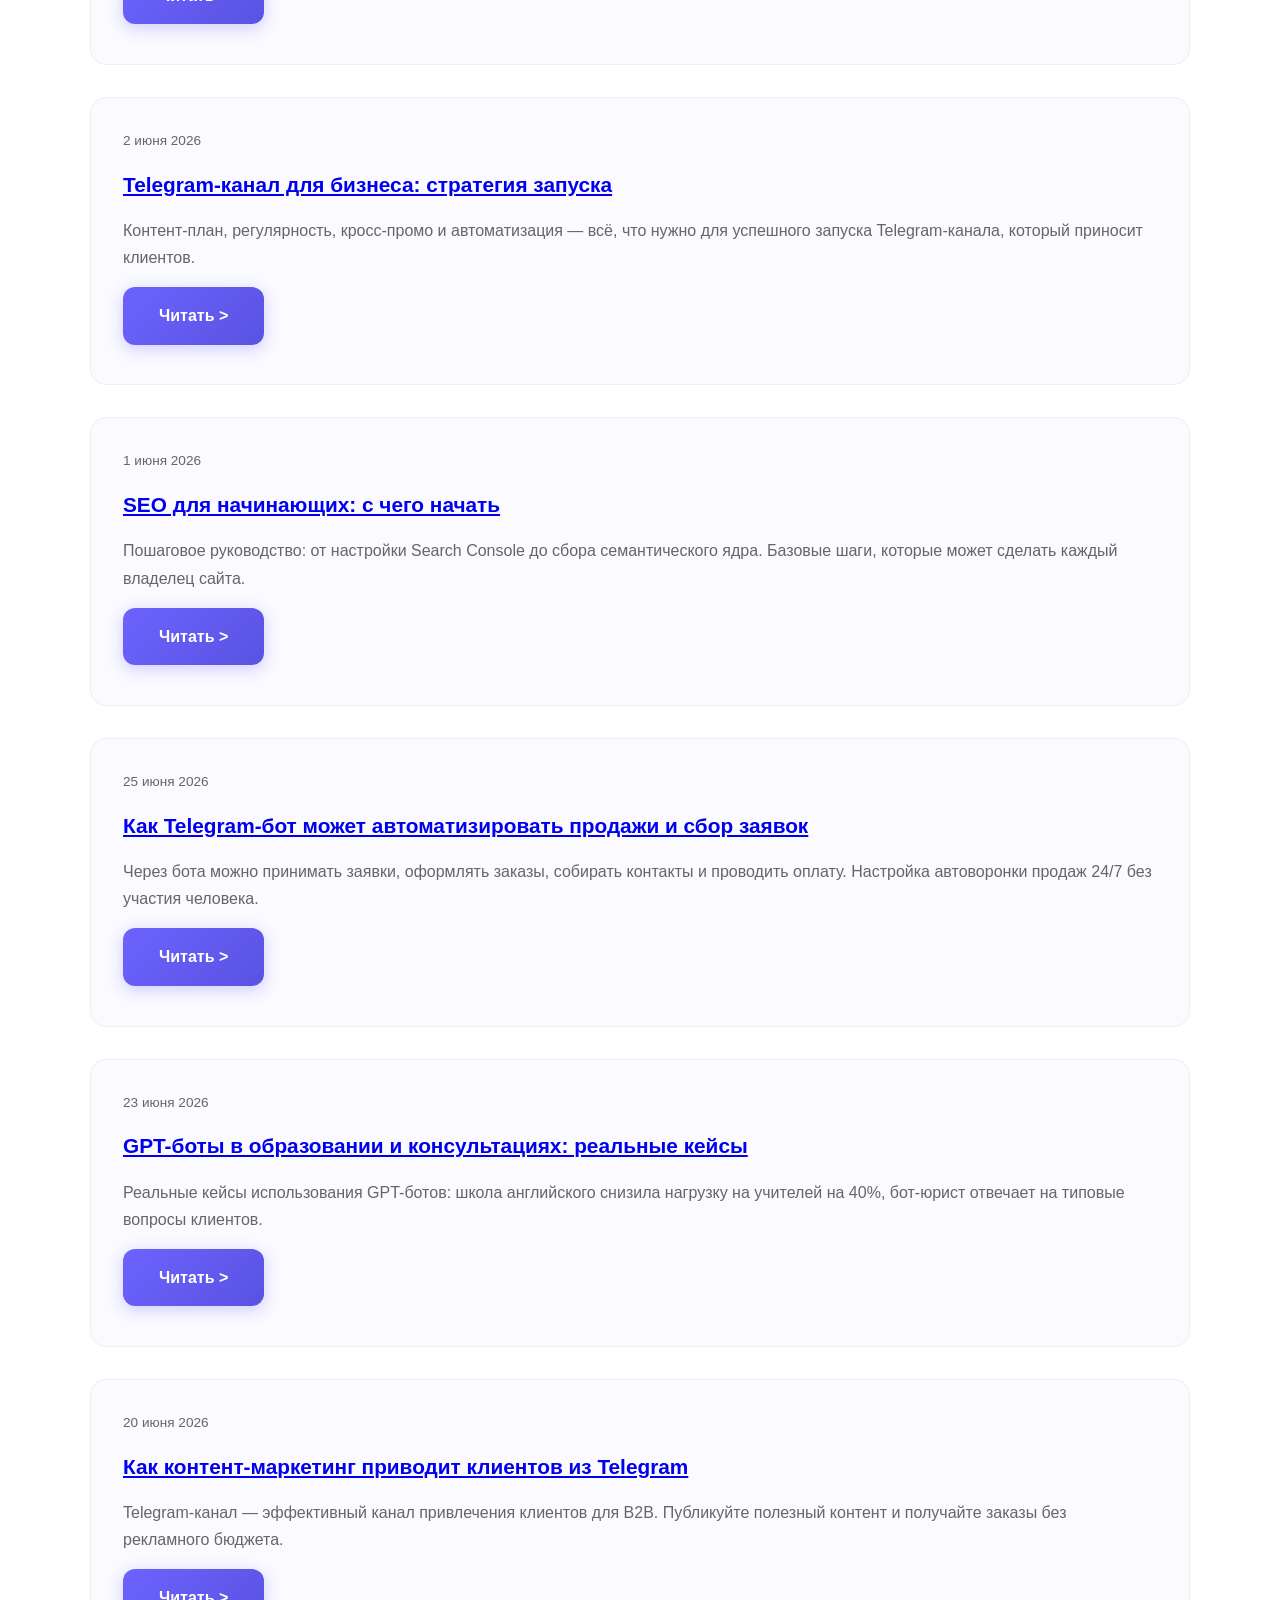
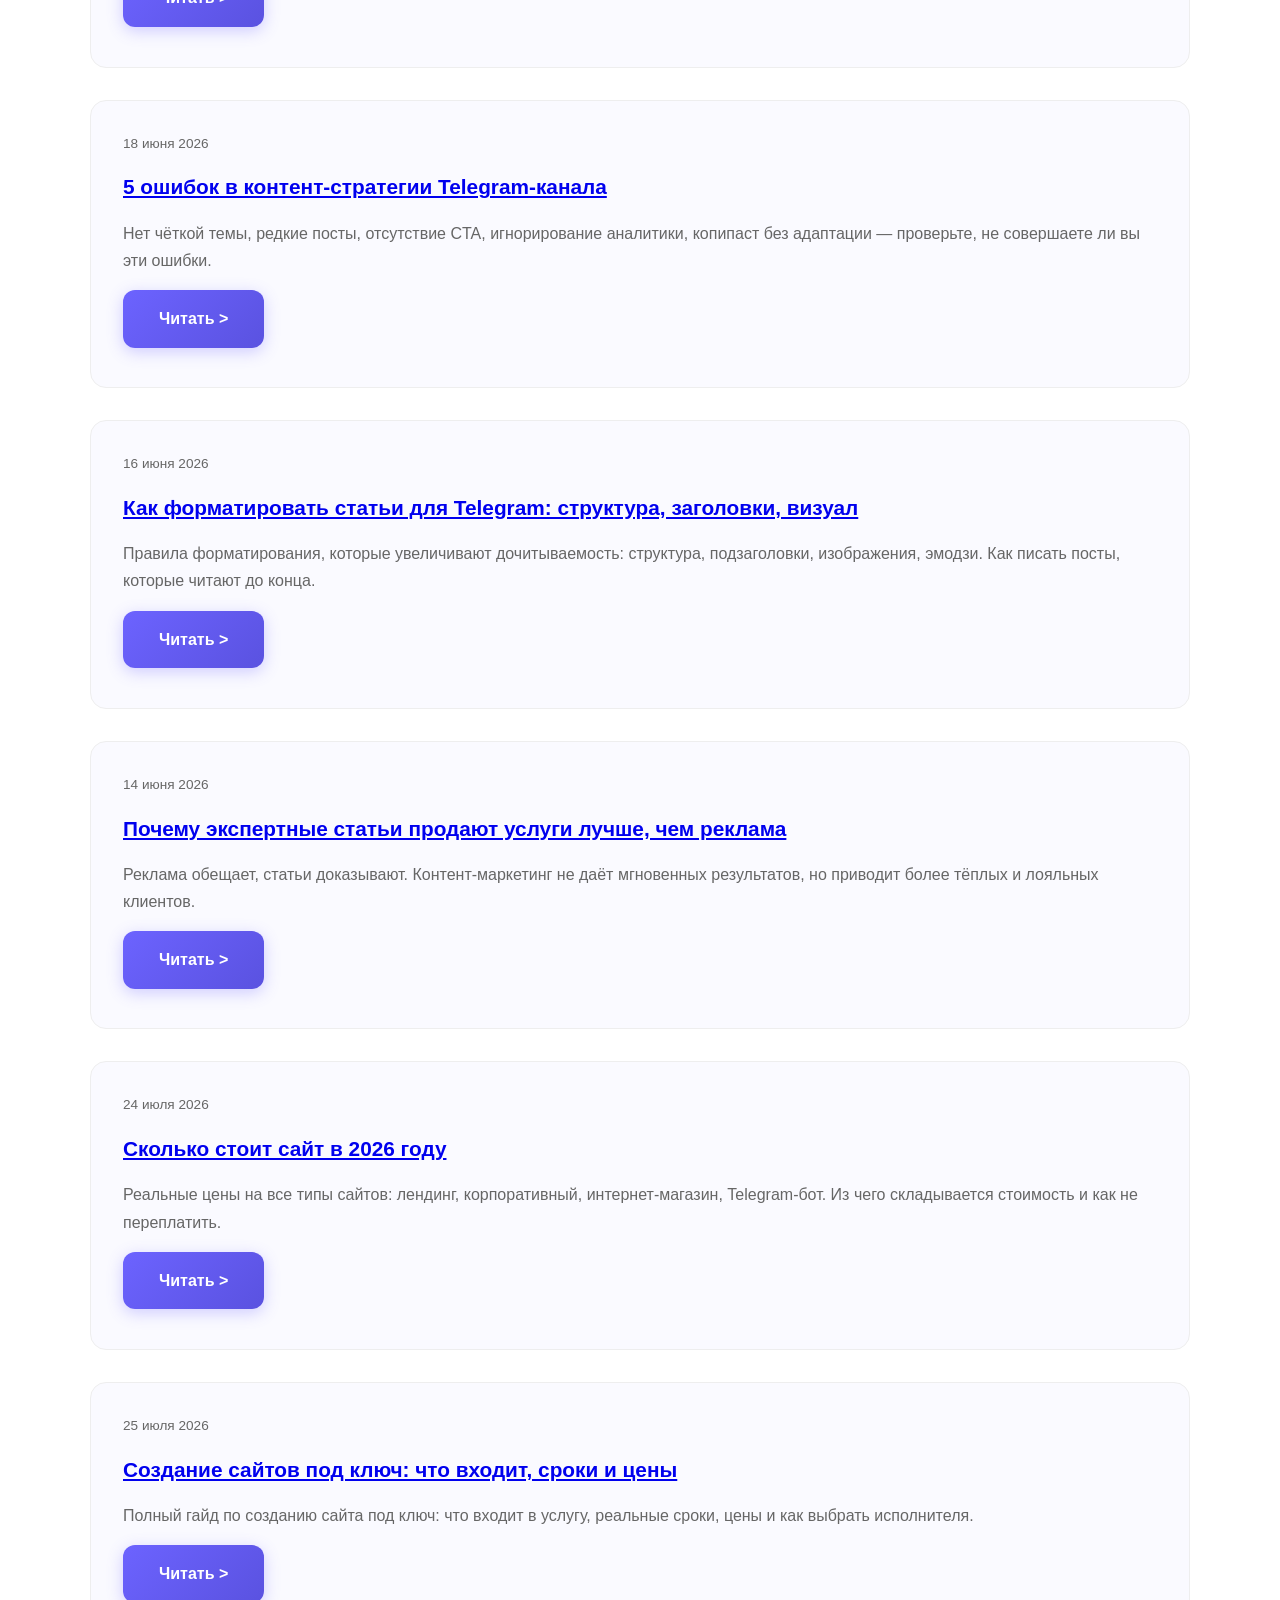
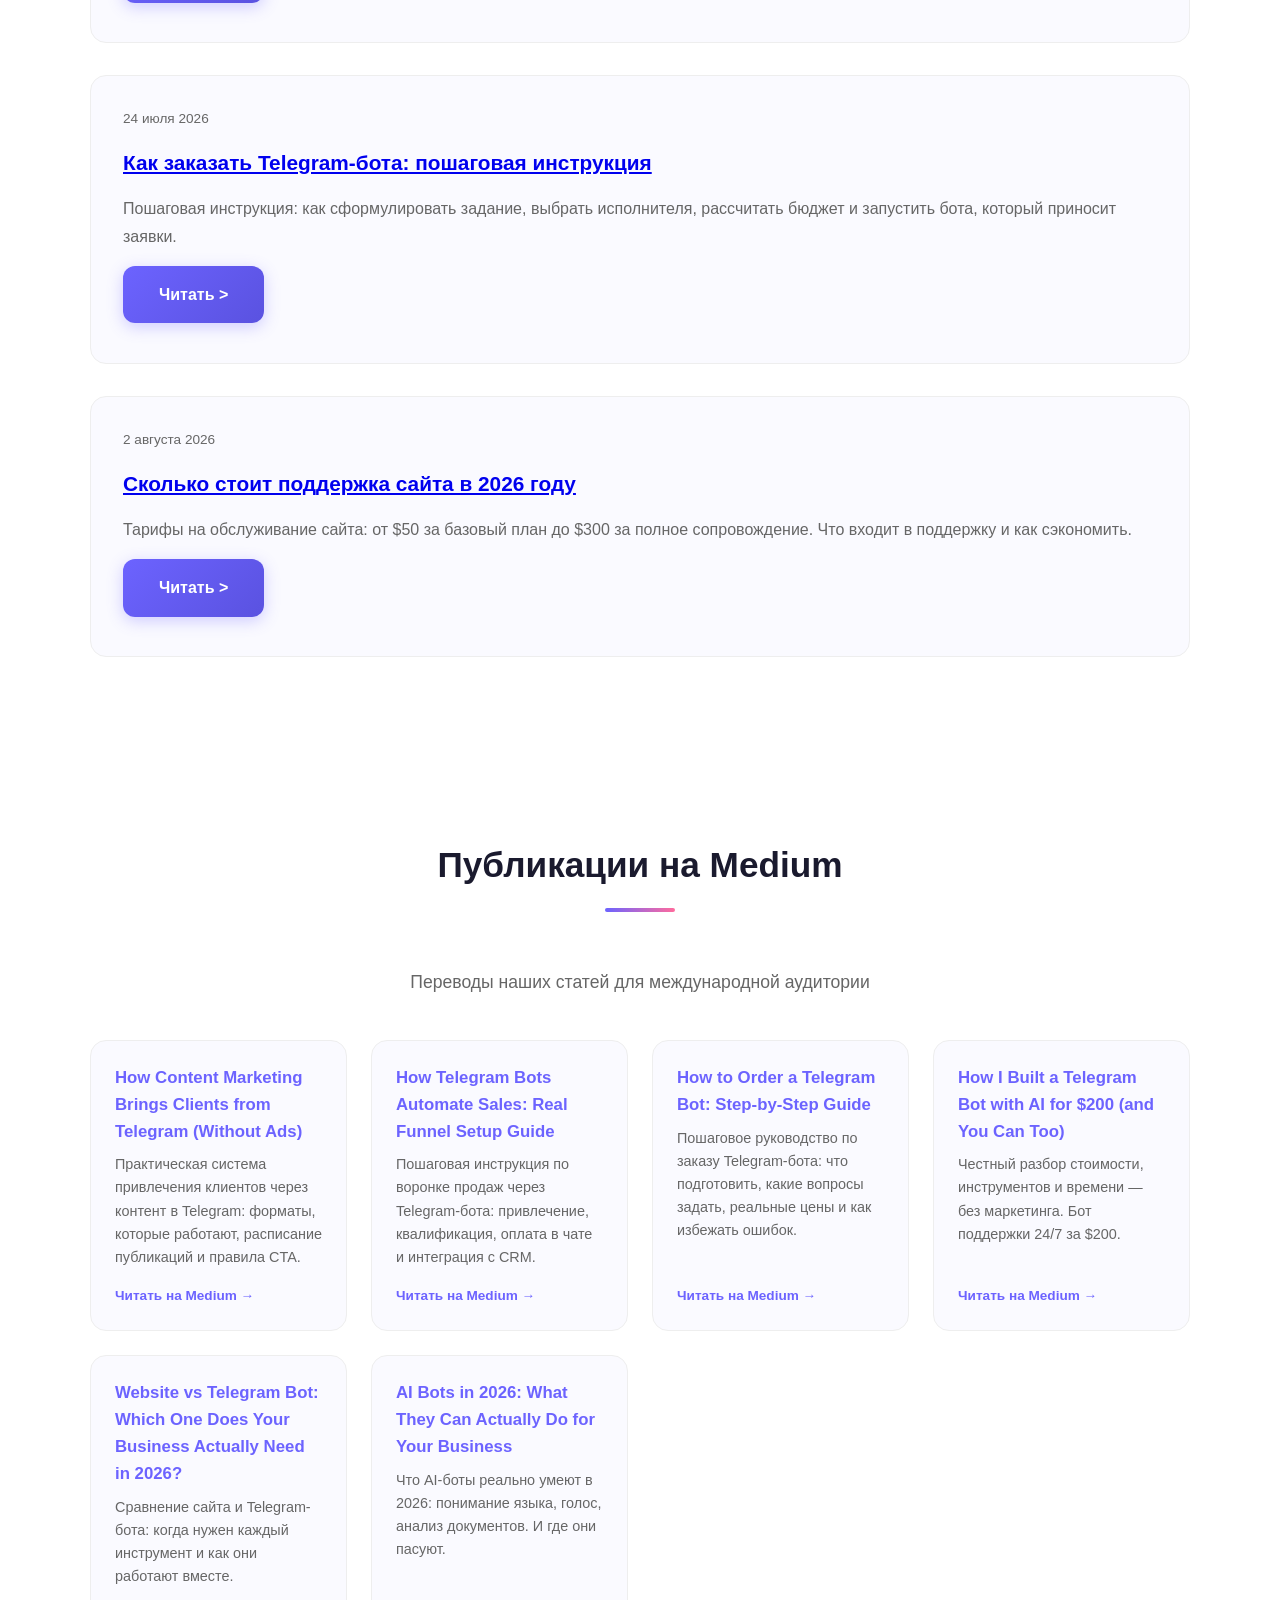
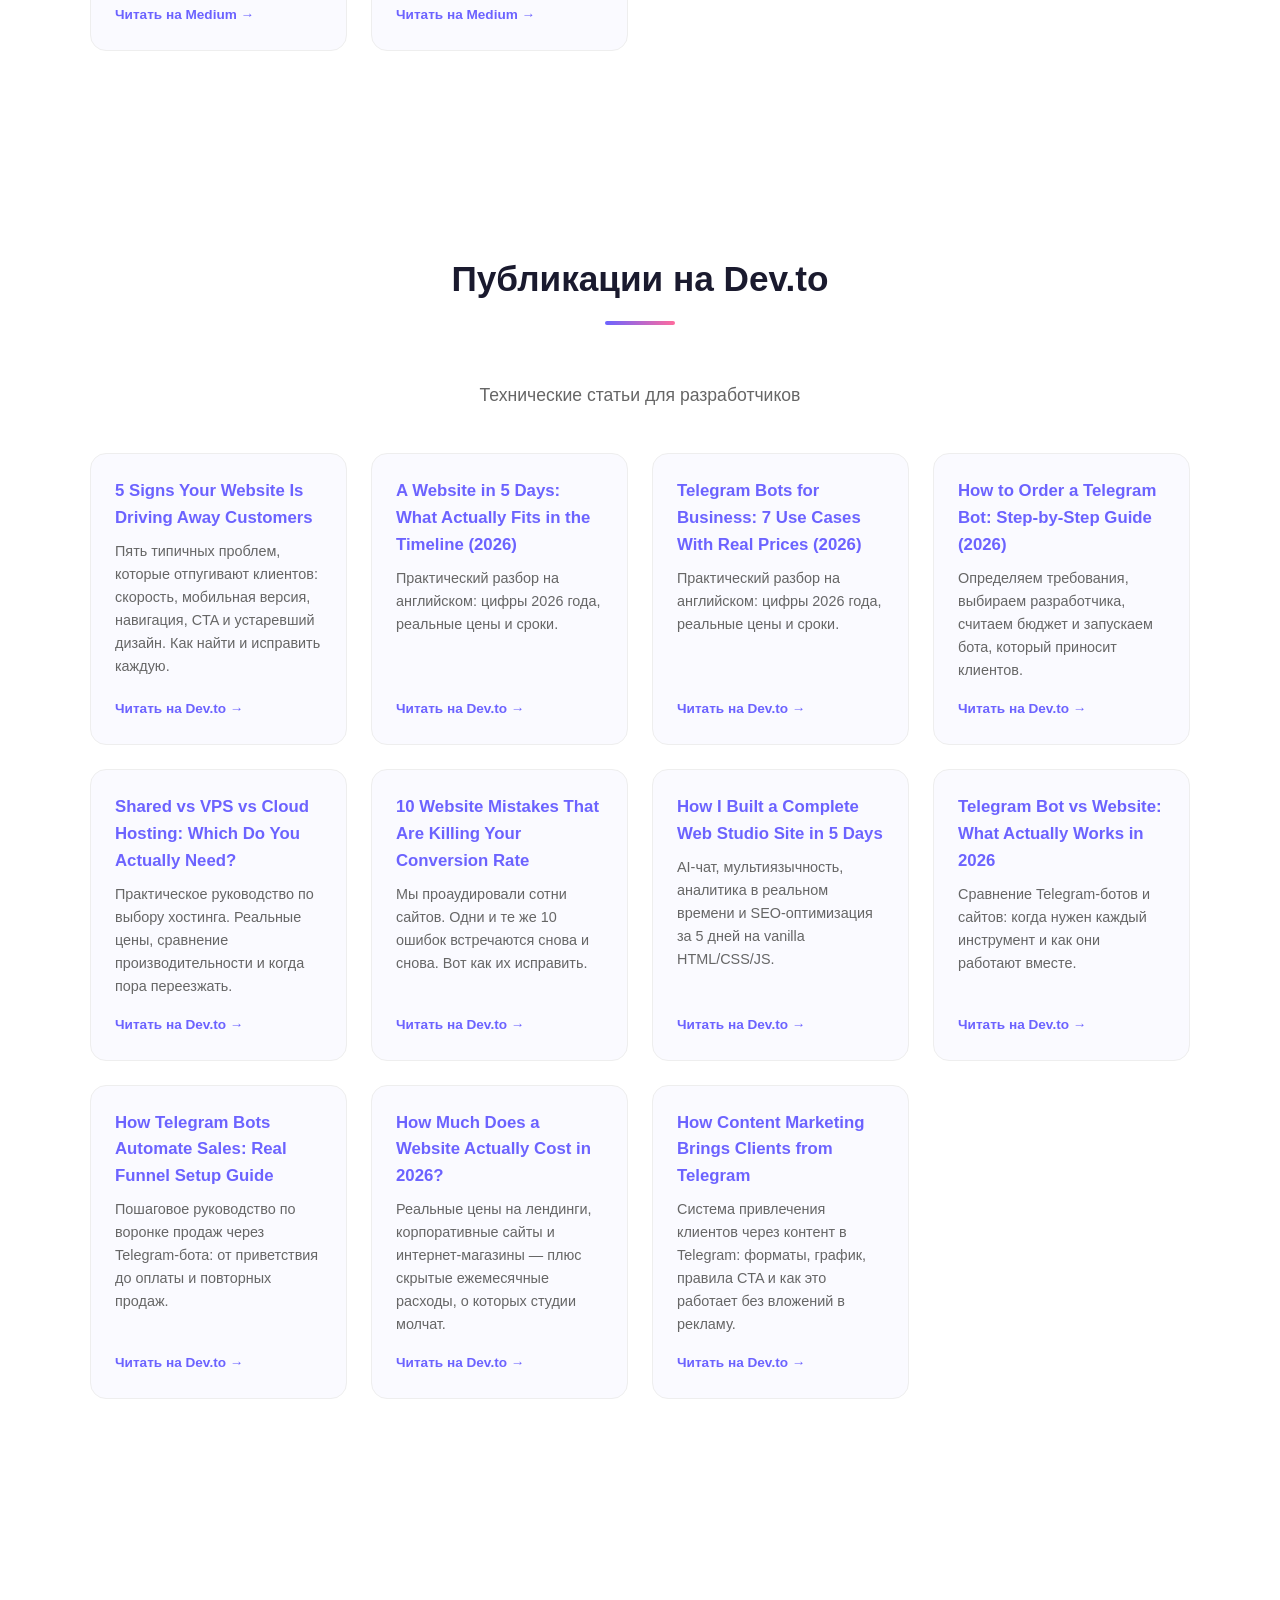
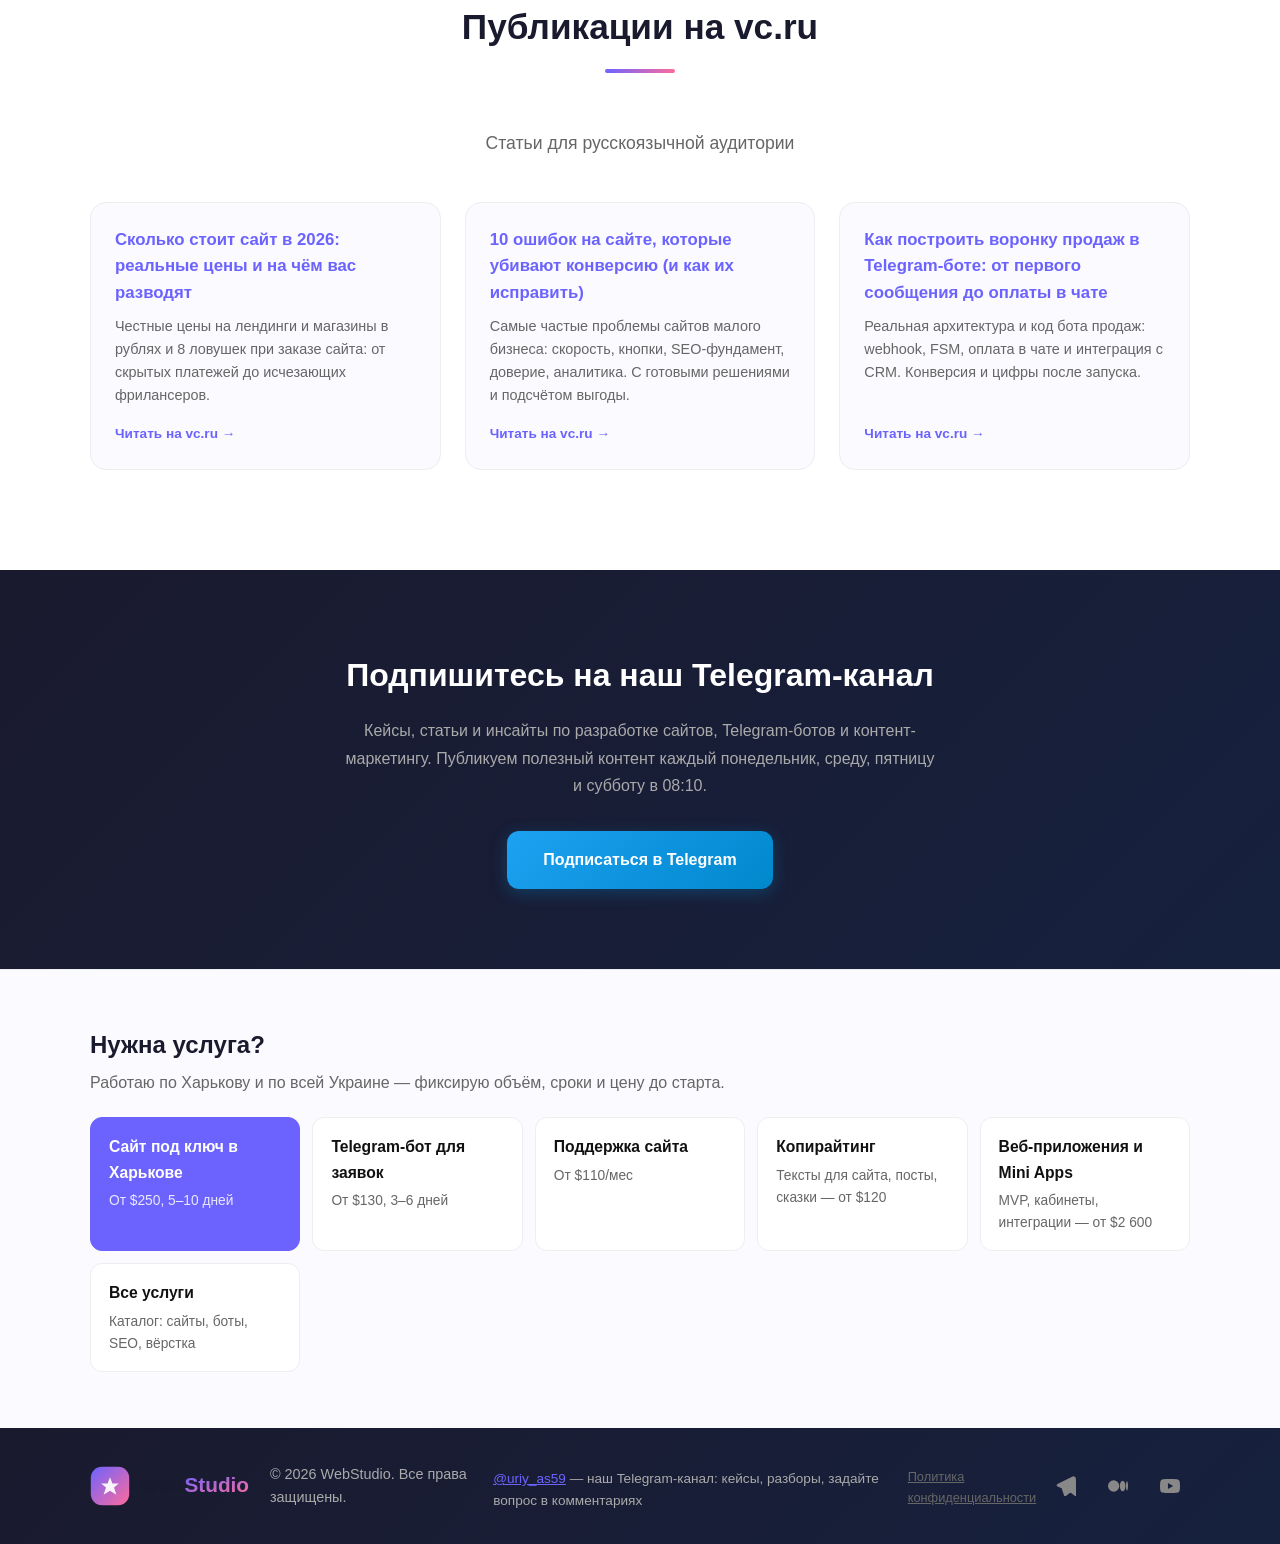
<file: articles.html>
<!DOCTYPE html>
<html lang="ru">
<head>
    <meta charset="UTF-8">
    <meta name="referrer" content="strict-origin-when-cross-origin">
    <meta http-equiv="Content-Security-Policy" content="default-src 'self'; base-uri 'self'; object-src 'none'; script-src 'self' 'unsafe-inline' https://www.googletagmanager.com https://static.cloudflareinsights.com https://mc.yandex.ru https://mc.yandex.com; style-src 'self' 'unsafe-inline' https://fonts.googleapis.com; img-src 'self' data: https:; font-src https://fonts.gstatic.com; connect-src 'self' https://astap.pythonanywhere.com https://stats.g.doubleclick.net https://mc.yandex.ru https://www.googletagmanager.com https://*.google-analytics.com https://analytics.google.com https://*.analytics.google.com https://www.google.com https://mc.yandex.com; form-action 'self' https://astap.pythonanywhere.com; frame-src 'self' https://mc.yandex.ru https://mc.yandex.com">
    <meta name="viewport" content="width=device-width, initial-scale=1.0">
    <link rel="preload" as="image" href="/images/logo.svg" fetchpriority="high">
    <link rel="icon" type="image/svg+xml" href="images/logo.svg">
    <meta name="google-site-verification" content="hU5JICV7gFg7as_jo2Dx-kWEUamlp_4iRQZKT-V5RPA" />
    <title>Блог WebStudio: 24 статьи о сайтах, SEO и Telegram-ботах</title>
    <meta name="description" content="24 практические статьи: цены на сайты в Украине, как выбрать хостинг, SSL за 5 минут, Telegram-боты для продаж, SEO для начинающих. С цифрами и примерами.">
    <meta property="og:title" content="Статьи — WebStudio">
    <meta property="og:description" content="Полезные статьи о создании сайтов, Telegram-ботов, SEO и контент-маркетинге. Кейсы и инструкции от WebStudio.">
    <meta property="og:type" content="website">
    <meta property="og:url" content="https://uriy-as.org/articles.html">
    <meta property="og:image" content="https://uriy-as.org/og-image.png">
    <meta property="og:image:width" content="1200">
    <meta property="og:image:height" content="630">
    <meta property="og:locale" content="ru_RU">
    <meta property="og:site_name" content="WebStudio">
    <meta name="twitter:card" content="summary_large_image">
    <meta name="twitter:title" content="Статьи — WebStudio">
    <meta name="twitter:description" content="Полезные статьи о создании сайтов, Telegram-ботов, SEO и контент-маркетинге. Кейсы и инструкции от WebStudio.">
    <meta name="twitter:image" content="https://uriy-as.org/og-image.png">
    <link rel="canonical" href="https://uriy-as.org/articles.html">
    <link rel="alternate" hreflang="x-default" href="https://uriy-as.org/articles.html">
    <link rel="alternate" hreflang="ru" href="https://uriy-as.org/articles.html">
    <link rel="alternate" hreflang="en" href="https://uriy-as.org/en/articles.html">
    <link rel="dns-prefetch" href="https://Astap.pythonanywhere.com">
    <link rel="preconnect" href="https://Astap.pythonanywhere.com" crossorigin>
    <link rel="dns-prefetch" href="https://mc.yandex.ru">
    <link rel="preconnect" href="https://mc.yandex.ru" crossorigin>
    <link rel="dns-prefetch" href="https://www.googletagmanager.com">
    <link rel="preconnect" href="https://www.googletagmanager.com">
    <script async src="https://www.googletagmanager.com/gtag/js?id=G-MY48PMFD5M"></script>
    <script>window.dataLayer=window.dataLayer||[];function gtag(){dataLayer.push(arguments)}gtag('js',new Date());gtag('config','G-MY48PMFD5M')</script>
    <link rel="stylesheet" href="css/style.css?v=p2-20261106">
    <link rel="preconnect" href="https://fonts.googleapis.com">
    <link href="https://fonts.googleapis.com/css2?family=Inter:wght@400;500;600;700;800&display=swap" rel="stylesheet">
    <script type="application/ld+json">
    {
        "@context": "https://schema.org",
        "@type": "Organization",
        "name": "WebStudio",
        "url": "https://uriy-as.org",
        "logo": "https://uriy-as.org/images/logo.svg",
        "email": "uriy.as59@yandex.com",
        "telephone": "+380956957495",
        "description": "Создание сайтов, чат-ботов и Telegram-каналов",
        "contactPoint": {
            "@type": "ContactPoint",
            "telephone": "+380956957495",
            "contactType": "customer service",
            "availableLanguage": ["Russian", "English"]
        },
        "founder": { "@type": "Person", "name": "Uriy AS" },
        "sameAs": [
            "https://t.me/uriy_as59",
            "https://youtube.com/@%D0%AE%D1%81%D1%82%D0%B0%D1%81-%D0%B34%D1%8B",
            "https://medium.com/@uriy.as59"
        ]
    }
    </script>
    <script type="application/ld+json">
    {
        "@context": "https://schema.org",
        "@type": "ItemList",
        "name": "Статьи WebStudio",
        "description": "Полезные статьи о создании сайтов, Telegram-ботов, SEO-продвижении и контент-маркетинге.",
        "url": "https://uriy-as.org/articles.html",
        "itemListElement": [
            { "@type": "ListItem", "position": 1, "item": { "@type": "Article", "headline": "Что такое SEO и почему оно важно для сайта", "url": "https://uriy-as.org/blog/seo-optimizatsiya-sayta.html", "author": { "@type": "Organization", "name": "WebStudio", "url": "https://uriy-as.org" }, "datePublished": "2026-01-15", "dateModified": "2026-06-26" } },
            { "@type": "ListItem", "position": 2, "item": { "@type": "Article", "headline": "Telegram-бот или сайт: что выбрать для бизнеса", "url": "https://uriy-as.org/blog/telegram-bot-ili-sayt.html", "author": { "@type": "Organization", "name": "WebStudio", "url": "https://uriy-as.org" }, "datePublished": "2026-02-01", "dateModified": "2026-06-26" } },
            { "@type": "ListItem", "position": 3, "item": { "@type": "Article", "headline": "Сайт за 5 дней — это реально?", "url": "https://uriy-as.org/blog/sayt-za-5-dney.html", "author": { "@type": "Organization", "name": "WebStudio", "url": "https://uriy-as.org" }, "datePublished": "2026-02-20", "dateModified": "2026-06-26" } },
            { "@type": "ListItem", "position": 4, "item": { "@type": "Article", "headline": "AI-боты: что они умеют прямо сейчас", "url": "https://uriy-as.org/blog/ai-boty-vozmozhnosti.html", "author": { "@type": "Organization", "name": "WebStudio", "url": "https://uriy-as.org" }, "datePublished": "2026-03-10", "dateModified": "2026-06-26" } },
            { "@type": "ListItem", "position": 5, "item": { "@type": "Article", "headline": "Почему научные статьи продают услуги", "url": "https://uriy-as.org/blog/nauchnye-stati-prodazhi.html", "author": { "@type": "Organization", "name": "WebStudio", "url": "https://uriy-as.org" }, "datePublished": "2026-03-28", "dateModified": "2026-06-26" } },
            { "@type": "ListItem", "position": 6, "item": { "@type": "Article", "headline": "5 признаков плохого сайта", "url": "https://uriy-as.org/blog/5-priznakov-plohogo-sayta.html", "author": { "@type": "Organization", "name": "WebStudio", "url": "https://uriy-as.org" }, "datePublished": "2026-04-15", "dateModified": "2026-06-26" } },
            { "@type": "ListItem", "position": 7, "item": { "@type": "Article", "headline": "Как выбрать хостинг для сайта", "url": "https://uriy-as.org/blog/kak-vybrat-hosting.html", "author": { "@type": "Organization", "name": "WebStudio", "url": "https://uriy-as.org" }, "datePublished": "2026-05-01", "dateModified": "2026-06-26" } },
            { "@type": "ListItem", "position": 8, "item": { "@type": "Article", "headline": "SSL-сертификат: зачем он нужен сайту", "url": "https://uriy-as.org/blog/ssl-sertifikat.html", "author": { "@type": "Organization", "name": "WebStudio", "url": "https://uriy-as.org" }, "datePublished": "2026-05-18", "dateModified": "2026-06-26" } },
            { "@type": "ListItem", "position": 9, "item": { "@type": "Article", "headline": "Telegram-канал для бизнеса: стратегия запуска", "url": "https://uriy-as.org/blog/telegram-kanal-biznes-strategiya.html", "author": { "@type": "Organization", "name": "WebStudio", "url": "https://uriy-as.org" }, "datePublished": "2026-06-05", "dateModified": "2026-06-26" } },
            { "@type": "ListItem", "position": 10, "item": { "@type": "Article", "headline": "SEO для начинающих: с чего начать", "url": "https://uriy-as.org/blog/seo-dlya-nachinayushchikh.html", "author": { "@type": "Organization", "name": "WebStudio", "url": "https://uriy-as.org" }, "datePublished": "2026-06-20", "dateModified": "2026-06-26" } },
            { "@type": "ListItem", "position": 11, "item": { "@type": "Article", "headline": "Как Telegram-бот может автоматизировать продажи и сбор заявок", "url": "https://uriy-as.org/blog/telegram-bot-avtomatizatsiya-prodazh.html", "author": { "@type": "Organization", "name": "WebStudio", "url": "https://uriy-as.org" }, "datePublished": "2026-05-25", "dateModified": "2026-06-26" } },
            { "@type": "ListItem", "position": 12, "item": { "@type": "Article", "headline": "GPT-боты в образовании и консультациях: реальные кейсы", "url": "https://uriy-as.org/blog/gpt-boty-obrazovanie-konsultatsii.html", "author": { "@type": "Organization", "name": "WebStudio", "url": "https://uriy-as.org" }, "datePublished": "2026-06-01", "dateModified": "2026-06-26" } },
            { "@type": "ListItem", "position": 13, "item": { "@type": "Article", "headline": "Как контент-маркетинг приводит клиентов из Telegram", "url": "https://uriy-as.org/blog/kontent-marketing-telegram-klienty.html", "author": { "@type": "Organization", "name": "WebStudio", "url": "https://uriy-as.org" }, "datePublished": "2026-05-15", "dateModified": "2026-06-26" } },
            { "@type": "ListItem", "position": 14, "item": { "@type": "Article", "headline": "5 ошибок в контент-стратегии Telegram-канала", "url": "https://uriy-as.org/blog/5-oshibok-kontent-strategii-telegram.html", "author": { "@type": "Organization", "name": "WebStudio", "url": "https://uriy-as.org" }, "datePublished": "2026-05-05", "dateModified": "2026-06-26" } },
            { "@type": "ListItem", "position": 15, "item": { "@type": "Article", "headline": "Как форматировать статьи для Telegram: структура, заголовки, визуал", "url": "https://uriy-as.org/blog/formatirovanie-statey-telegram.html", "author": { "@type": "Organization", "name": "WebStudio", "url": "https://uriy-as.org" }, "datePublished": "2026-04-20", "dateModified": "2026-06-26" } },
            { "@type": "ListItem", "position": 16, "item": { "@type": "Article", "headline": "Почему экспертные статьи продают услуги лучше, чем реклама", "url": "https://uriy-as.org/blog/ekspertnye-stati-prodazhi.html", "author": { "@type": "Organization", "name": "WebStudio", "url": "https://uriy-as.org" }, "datePublished": "2026-04-01", "dateModified": "2026-06-26" } },
            { "@type": "ListItem", "position": 17, "item": { "@type": "Article", "headline": "Сколько стоит разработка в Украине в 2026: 54 цены с 6 сайтов", "url": "https://uriy-as.org/blog/ceny-konkurentov-2026.html", "author": { "@type": "Organization", "name": "WebStudio", "url": "https://uriy-as.org" }, "datePublished": "2026-09-30", "dateModified": "2026-10-03" } }
        ]
    }
    </script>
    <style>
        .articles-hero { padding: 140px 0 60px; text-align: center; }
        .articles-hero h1 { font-size: 2.5rem; margin-bottom: 1rem; }
        .articles-grid { display: grid; gap: 2rem; padding-bottom: 80px; }
        .article-card { background: var(--card-bg); border-radius: 16px; padding: 2rem; border: 1px solid var(--border); }
        .article-card h2 { font-size: 1.3rem; margin-bottom: 1rem; color: var(--accent); }
        .article-card p { color: var(--muted); line-height: 1.7; }
        .article-card .meta { font-size: 0.85rem; color: var(--muted); margin-bottom: 1rem; }
    </style>

    <script type="application/ld+json">
    {"@context":"https://schema.org","itemListElement":[{"position":1,"name":"Главная","item":"https://uriy-as.org/","@type":"ListItem"},{"position":2,"name":"Статьи","item":"https://uriy-as.org/articles.html","@type":"ListItem"}],"@type":"BreadcrumbList"}
    </script>
</head>
<body>
    <header class="header">
        <div class="container">
            <div class="header__inner">
                <a href="/" class="logo"><img src="images/logo.svg" alt="WebStudio" class="logo__img"></a>
                <nav class="nav">
                    <a href="/#services" data-i18n="nav-services">Услуги</a>
                    <a href="/portfolio.html" data-i18n="nav-portfolio" data-en="Portfolio">Портфолио</a>
                    <a href="/#about" data-i18n="nav-about">О нас</a>
                    <a href="/articles.html" data-i18n="nav-articles">Статьи</a>
                    <a href="/#contact" data-i18n="nav-contacts">Контакты</a>
                    <a href="#" class="nav__bot" data-i18n="nav-chat" onclick="event.preventDefault();document.getElementById('chatBtn').click();this.blur();return false;">AI-чат</a>
                </nav>
                <button class="burger" id="burger" aria-label="Меню">
                    <span></span><span></span><span></span>
                </button>
            </div>
        </div>
    </header>

    <section class="articles-hero">
        <div class="container">
            <h1 data-i18n="article-hero-title">Полезные статьи</h1>
            <p data-i18n="article-hero-subtitle">Кейсы, советы и инструкции по созданию сайтов, ботов и контента</p>
        </div>
    </section>

    <section>
        <div class="container">
            <div class="articles-grid">
                <article class="article-card">
                    <div class="meta">Услуга от 19 октября 2026</div>
                    <h2><a href="/sozdanie-saytov-kharkov.html">Создание сайтов в Харькове — цена и сроки 2026</a></h2>
                    <p>Лендинг, сайт-визитка, корпоративный сайт или интернет-магазин под ключ. Реальные цены, сроки от 5 дней, SEO и поддержка.</p>
                    <a href="/sozdanie-saytov-kharkov.html" class="btn btn--primary btn--sm" style="margin-top:1rem">Подробнее ></a>
                </article>
                <article class="article-card">
                    <div class="meta">Услуга от 19 октября 2026</div>
                    <h2><a href="/telegram-bot-pod-klyuch.html">Telegram-бот под ключ — цена и сроки разработки</a></h2>
                    <p>Боты-визитки, боты-магазины с оплатой, GPT-боты и приём заявок. Цены от $130, сроки от 3 дней.</p>
                    <a href="/telegram-bot-pod-klyuch.html" class="btn btn--primary btn--sm" style="margin-top:1rem">Подробнее ></a>
                </article>
                <article class="article-card">
                    <div class="meta">Услуга от 19 октября 2026</div>
                    <h2><a href="/podderzhka-sayta-cena.html">Сколько стоит поддержка сайта в месяц</a></h2>
                    <p>Цены на техподдержку от $70/мес: что входит, зачем нужна и как выбрать тариф. Реальные расценки 2026.</p>
                    <a href="/podderzhka-sayta-cena.html" class="btn btn--primary btn--sm" style="margin-top:1rem">Подробнее ></a>
                </article>

                <article class="article-card">
                    <div class="meta">28 июля 2026</div>
                    <h2><a href="/blog/telegram-bot-s-ai-za-200.html">Как создать Telegram-бота с AI за 200$</a></h2>
                    <p>Пошаговое руководство: выбор стека, интеграция GPT, хостинг и деплой. Реальная стоимость и окупаемость за месяц.</p>
                    <a href="/blog/telegram-bot-s-ai-za-200.html" class="btn btn--primary btn--sm" style="margin-top:1rem">Читать ></a>
                </article>
                <article class="article-card">
                    <div class="meta">28 июля 2026</div>
                    <h2><a href="/blog/10-oshibok-sozdaniya-saita.html">10 ошибок при создании сайта</a></h2>
                    <p>Конверсия, скорость, SEO — разбираем ошибки, которые убивают бизнес и как их исправить.</p>
                    <a href="/blog/10-oshibok-sozdaniya-saita.html" class="btn btn--primary btn--sm" style="margin-top:1rem">Читать ></a>
                </article>
                <article class="article-card">
                    <div class="meta">30 сентября 2026</div>
                    <h2><a href="/blog/ceny-konkurentov-2026.html">Сколько стоит разработка в Украине в 2026: 54 цены с 6 сайтов</a></h2>
                    <p>Собрал программу, которая каждый день читает публичные прайсы 6 веб-студий. Вот все 54 цены, наш комментарий и прогноз: где рынок проседает, а где пустое место.</p>
                    <a href="/blog/ceny-konkurentov-2026.html" class="btn btn--primary btn--sm" style="margin-top:1rem">Читать ></a>
                </article>
                <article class="article-card">
                    <div class="meta">28 июля 2026</div>
                    <h2><a href="/blog/chat-bot-dlya-biznesa-kaysy.html">Чат-бот для бизнеса: реальные кейсы</a></h2>
                    <p>Как боты увеличивают продажи на 30-40%, снижают нагрузку на поддержку и автоматизируют генерацию лидов.</p>
                    <a href="/blog/chat-bot-dlya-biznesa-kaysy.html" class="btn btn--primary btn--sm" style="margin-top:1rem">Читать ></a>
                </article>
                <article class="article-card">
                    <div class="meta">31 мая 2026</div>
                    <h2><a href="/blog/seo-optimizatsiya-sayta.html">Что такое SEO и почему оно важно для сайта</a></h2>
                    <p>SEO (поисковая оптимизация) — это комплекс мер, которые помогают сайту попасть на первую страницу Google и Яндекса. Узнайте, как работает SEO и почему оно необходимо вашему бизнесу.</p>
                    <a href="/blog/seo-optimizatsiya-sayta.html" class="btn btn--primary btn--sm" style="margin-top:1rem">Читать ></a>
                </article>
                <article class="article-card">
                    <div class="meta">30 мая 2026</div>
                    <h2><a href="/blog/telegram-bot-ili-sayt.html">Telegram-бот или сайт: что выбрать для бизнеса</a></h2>
                    <p>Сайт — это витрина, бот — это коммуникация. Разбираем, когда нужен сайт, когда достаточно бота, и почему идеально работают оба инструмента вместе.</p>
                    <a href="/blog/telegram-bot-ili-sayt.html" class="btn btn--primary btn--sm" style="margin-top:1rem">Читать ></a>
                </article>
                <article class="article-card">
                    <div class="meta">21 мая 2026</div>
                    <h2><a href="/blog/sayt-za-5-dney.html">Сайт за 5 дней — это реально?</a></h2>
                    <p>Разбираем реальные сроки разработки: от лендинга за 5 дней до интернет-магазина. Что можно успеть за неделю, а что требует больше времени.</p>
                    <a href="/blog/sayt-za-5-dney.html" class="btn btn--primary btn--sm" style="margin-top:1rem">Читать ></a>
                </article>
                <article class="article-card">
                    <div class="meta">19 мая 2026</div>
                    <h2><a href="/blog/ai-boty-vozmozhnosti.html">AI-боты: что они умеют прямо сейчас</a></h2>
                    <p>Современные Telegram-боты на нейросетях понимают голос, анализируют документы и ведут диалог как живой менеджер. Обзор возможностей AI-ботов в 2026 году.</p>
                    <a href="/blog/ai-boty-vozmozhnosti.html" class="btn btn--primary btn--sm" style="margin-top:1rem">Читать ></a>
                </article>
                <article class="article-card">
                    <div class="meta">17 мая 2026</div>
                    <h2><a href="/blog/nauchnye-stati-prodazhi.html">Почему научные статьи продают услуги</a></h2>
                    <p>Как научно-популярный контент повышает доверие к бренду, привлекает целевую аудиторию и показывает экспертизу. Контент-маркетинг через науку.</p>
                    <a href="/blog/nauchnye-stati-prodazhi.html" class="btn btn--primary btn--sm" style="margin-top:1rem">Читать ></a>
                </article>
                <article class="article-card">
                    <div class="meta">15 мая 2026</div>
                    <h2><a href="/blog/5-priznakov-plohogo-sayta.html">5 признаков плохого сайта</a></h2>
                    <p>Медленная загрузка, отсутствие мобильной версии, сложная навигация — проверьте, нет ли этих проблем на вашем сайте. Если хотя бы два — пора обновлять.</p>
                    <a href="/blog/5-priznakov-plohogo-sayta.html" class="btn btn--primary btn--sm" style="margin-top:1rem">Читать ></a>
                </article>
                <article class="article-card">
                    <div class="meta">3 июня 2026</div>
                    <h2><a href="/blog/kak-vybrat-hosting.html">Как выбрать хостинг для сайта</a></h2>
                    <p>Гайд по выбору хостинга: shared, VPS или облачный сервер. Критерии выбора, цены и рекомендации для разных типов проектов.</p>
                    <a href="/blog/kak-vybrat-hosting.html" class="btn btn--primary btn--sm" style="margin-top:1rem">Читать ></a>
                </article>
                <article class="article-card">
                    <div class="meta">3 июня 2026</div>
                    <h2><a href="/blog/ssl-sertifikat.html">SSL-сертификат: зачем он нужен сайту</a></h2>
                    <p>SSL шифрует данные между сервером и посетителем. Без него браузер помечает сайт как «Не защищён», а Google понижает в выдаче.</p>
                    <a href="/blog/ssl-sertifikat.html" class="btn btn--primary btn--sm" style="margin-top:1rem">Читать ></a>
                </article>
                <article class="article-card">
                    <div class="meta">2 июня 2026</div>
                    <h2><a href="/blog/telegram-kanal-biznes-strategiya.html">Telegram-канал для бизнеса: стратегия запуска</a></h2>
                    <p>Контент-план, регулярность, кросс-промо и автоматизация — всё, что нужно для успешного запуска Telegram-канала, который приносит клиентов.</p>
                    <a href="/blog/telegram-kanal-biznes-strategiya.html" class="btn btn--primary btn--sm" style="margin-top:1rem">Читать ></a>
                </article>
                <article class="article-card">
                    <div class="meta">1 июня 2026</div>
                    <h2><a href="/blog/seo-dlya-nachinayushchikh.html">SEO для начинающих: с чего начать</a></h2>
                    <p>Пошаговое руководство: от настройки Search Console до сбора семантического ядра. Базовые шаги, которые может сделать каждый владелец сайта.</p>
                    <a href="/blog/seo-dlya-nachinayushchikh.html" class="btn btn--primary btn--sm" style="margin-top:1rem">Читать ></a>
                </article>
                <article class="article-card">
                    <div class="meta">25 июня 2026</div>
                    <h2><a href="/blog/telegram-bot-avtomatizatsiya-prodazh.html">Как Telegram-бот может автоматизировать продажи и сбор заявок</a></h2>
                    <p>Через бота можно принимать заявки, оформлять заказы, собирать контакты и проводить оплату. Настройка автоворонки продаж 24/7 без участия человека.</p>
                    <a href="/blog/telegram-bot-avtomatizatsiya-prodazh.html" class="btn btn--primary btn--sm" style="margin-top:1rem">Читать ></a>
                </article>
                <article class="article-card">
                    <div class="meta">23 июня 2026</div>
                    <h2><a href="/blog/gpt-boty-obrazovanie-konsultatsii.html">GPT-боты в образовании и консультациях: реальные кейсы</a></h2>
                    <p>Реальные кейсы использования GPT-ботов: школа английского снизила нагрузку на учителей на 40%, бот-юрист отвечает на типовые вопросы клиентов.</p>
                    <a href="/blog/gpt-boty-obrazovanie-konsultatsii.html" class="btn btn--primary btn--sm" style="margin-top:1rem">Читать ></a>
                </article>
                <article class="article-card">
                    <div class="meta">20 июня 2026</div>
                    <h2><a href="/blog/kontent-marketing-telegram-klienty.html">Как контент-маркетинг приводит клиентов из Telegram</a></h2>
                    <p>Telegram-канал — эффективный канал привлечения клиентов для B2B. Публикуйте полезный контент и получайте заказы без рекламного бюджета.</p>
                    <a href="/blog/kontent-marketing-telegram-klienty.html" class="btn btn--primary btn--sm" style="margin-top:1rem">Читать ></a>
                </article>
                <article class="article-card">
                    <div class="meta">18 июня 2026</div>
                    <h2><a href="/blog/5-oshibok-kontent-strategii-telegram.html">5 ошибок в контент-стратегии Telegram-канала</a></h2>
                    <p>Нет чёткой темы, редкие посты, отсутствие CTA, игнорирование аналитики, копипаст без адаптации — проверьте, не совершаете ли вы эти ошибки.</p>
                    <a href="/blog/5-oshibok-kontent-strategii-telegram.html" class="btn btn--primary btn--sm" style="margin-top:1rem">Читать ></a>
                </article>
                <article class="article-card">
                    <div class="meta">16 июня 2026</div>
                    <h2><a href="/blog/formatirovanie-statey-telegram.html">Как форматировать статьи для Telegram: структура, заголовки, визуал</a></h2>
                    <p>Правила форматирования, которые увеличивают дочитываемость: структура, подзаголовки, изображения, эмодзи. Как писать посты, которые читают до конца.</p>
                    <a href="/blog/formatirovanie-statey-telegram.html" class="btn btn--primary btn--sm" style="margin-top:1rem">Читать ></a>
                </article>
                <article class="article-card">
                    <div class="meta">14 июня 2026</div>
                    <h2><a href="/blog/ekspertnye-stati-prodazhi.html">Почему экспертные статьи продают услуги лучше, чем реклама</a></h2>
                    <p>Реклама обещает, статьи доказывают. Контент-маркетинг не даёт мгновенных результатов, но приводит более тёплых и лояльных клиентов.</p>
                    <a href="/blog/ekspertnye-stati-prodazhi.html" class="btn btn--primary btn--sm" style="margin-top:1rem">Читать ></a>
                </article>
                <article class="article-card">
                    <div class="meta">24 июля 2026</div>
                    <h2><a href="/blog/skolko-stoit-sait.html">Сколько стоит сайт в 2026 году</a></h2>
                    <p>Реальные цены на все типы сайтов: лендинг, корпоративный, интернет-магазин, Telegram-бот. Из чего складывается стоимость и как не переплатить.</p>
                    <a href="/blog/skolko-stoit-sait.html" class="btn btn--primary btn--sm" style="margin-top:1rem">Читать ></a>
                </article>
                <article class="article-card">
                    <div class="meta">25 июля 2026</div>
                    <h2><a href="/blog/sozdanie-saytov-pod-klyuch.html">Создание сайтов под ключ: что входит, сроки и цены</a></h2>
                    <p>Полный гайд по созданию сайта под ключ: что входит в услугу, реальные сроки, цены и как выбрать исполнителя.</p>
                    <a href="/blog/sozdanie-saytov-pod-klyuch.html" class="btn btn--primary btn--sm" style="margin-top:1rem">Читать ></a>
                </article>
                <article class="article-card">
                    <div class="meta">24 июля 2026</div>
                    <h2><a href="/blog/kak-zakazat-telegram-bota.html">Как заказать Telegram-бота: пошаговая инструкция</a></h2>
                    <p>Пошаговая инструкция: как сформулировать задание, выбрать исполнителя, рассчитать бюджет и запустить бота, который приносит заявки.</p>
                    <a href="/blog/kak-zakazat-telegram-bota.html" class="btn btn--primary btn--sm" style="margin-top:1rem">Читать ></a>
                </article>
                <article class="article-card">
                    <div class="meta">2 августа 2026</div>
                    <h2><a href="/blog/skolko-stoit-podderzhka-sayta.html">Сколько стоит поддержка сайта в 2026 году</a></h2>
                    <p>Тарифы на обслуживание сайта: от $50 за базовый план до $300 за полное сопровождение. Что входит в поддержку и как сэкономить.</p>
                    <a href="/blog/skolko-stoit-podderzhka-sayta.html" class="btn btn--primary btn--sm" style="margin-top:1rem">Читать ></a>
                </article>
            </div>
        </div>
    </section>

    <!-- Medium Publications -->
    <section class="section">
        <div class="container">
            <h2 class="section__title reveal">Публикации на Medium</h2>
            <p class="contact__subtitle reveal">Переводы наших статей для международной аудитории</p>
            <div class="blog-home__grid reveal">
                <a href="https://medium.com/@uriy.as59/how-content-marketing-brings-clients-from-telegram-without-ads-2238b68c292f" target="_blank" rel="noopener" class="blog-home__card">
                    <h3>How Content Marketing Brings Clients from Telegram (Without Ads)</h3>
                    <p>Практическая система привлечения клиентов через контент в Telegram: форматы, которые работают, расписание публикаций и правила CTA.</p>
                    <span class="blog-home__more">Читать на Medium →</span>
                </a>
                <a href="https://medium.com/@uriy.as59/how-telegram-bots-automate-sales-real-funnel-setup-guide-f4d1ccb8784d" target="_blank" rel="noopener" class="blog-home__card">
                    <h3>How Telegram Bots Automate Sales: Real Funnel Setup Guide</h3>
                    <p>Пошаговая инструкция по воронке продаж через Telegram-бота: привлечение, квалификация, оплата в чате и интеграция с CRM.</p>
                    <span class="blog-home__more">Читать на Medium →</span>
                </a>
                <a href="https://medium.com/@uriy.as59/how-to-order-a-telegram-bot-step-by-step-guide-127cad83913c" target="_blank" rel="noopener" class="blog-home__card">
                    <h3>How to Order a Telegram Bot: Step-by-Step Guide</h3>
                    <p>Пошаговое руководство по заказу Telegram-бота: что подготовить, какие вопросы задать, реальные цены и как избежать ошибок.</p>
                    <span class="blog-home__more">Читать на Medium →</span>
                </a>
                <a href="https://medium.com/@uriy.as59/how-i-built-a-telegram-bot-with-ai-for-200-and-you-can-too-a0e48fdd02b7" target="_blank" rel="noopener" class="blog-home__card">
                    <h3>How I Built a Telegram Bot with AI for $200 (and You Can Too)</h3>
                    <p>Честный разбор стоимости, инструментов и времени — без маркетинга. Бот поддержки 24/7 за $200.</p>
                    <span class="blog-home__more">Читать на Medium →</span>
                </a>
                <a href="https://medium.com/@uriy.as59/website-vs-telegram-bot-which-one-does-your-business-actually-need-in-2026-5b3b5861f959" target="_blank" rel="noopener" class="blog-home__card">
                    <h3>Website vs Telegram Bot: Which One Does Your Business Actually Need in 2026?</h3>
                    <p>Сравнение сайта и Telegram-бота: когда нужен каждый инструмент и как они работают вместе.</p>
                    <span class="blog-home__more">Читать на Medium →</span>
                </a>
                <a href="https://medium.com/@uriy.as59/ai-bots-in-2026-what-they-can-actually-do-for-your-business-and-whats-still-hype-1b24f5ea5949" target="_blank" rel="noopener" class="blog-home__card">
                    <h3>AI Bots in 2026: What They Can Actually Do for Your Business</h3>
                    <p>Что AI-боты реально умеют в 2026: понимание языка, голос, анализ документов. И где они пасуют.</p>
                    <span class="blog-home__more">Читать на Medium →</span>
                </a>
            </div>
        </div>
    </section>

    <!-- Dev.to Publications -->
    <section class="section">
        <div class="container">
            <h2 class="section__title reveal">Публикации на Dev.to</h2>
            <p class="contact__subtitle reveal">Технические статьи для разработчиков</p>
            <div class="blog-home__grid reveal">
                <a href="https://dev.to/astap/5-signs-your-website-is-driving-away-customers-and-how-to-fix-each-one-3f18" target="_blank" rel="noopener" class="blog-home__card">
                    <h3>5 Signs Your Website Is Driving Away Customers</h3>
                    <p>Пять типичных проблем, которые отпугивают клиентов: скорость, мобильная версия, навигация, CTA и устаревший дизайн. Как найти и исправить каждую.</p>
                    <span class="blog-home__more">Читать на Dev.to →</span>
                </a>
                <a href="https://dev.to/astap/a-website-in-5-days-what-actually-fits-in-the-timeline-2026-6n3" target="_blank" rel="noopener" class="blog-home__card">
                    <h3>A Website in 5 Days: What Actually Fits in the Timeline (2026)</h3>
                    <p>Практический разбор на английском: цифры 2026 года, реальные цены и сроки.</p>
                    <span class="blog-home__more">Читать на Dev.to →</span>
                </a>
                <a href="https://dev.to/astap/telegram-bots-for-business-7-use-cases-with-real-prices-2026-47" target="_blank" rel="noopener" class="blog-home__card">
                    <h3>Telegram Bots for Business: 7 Use Cases With Real Prices (2026)</h3>
                    <p>Практический разбор на английском: цифры 2026 года, реальные цены и сроки.</p>
                    <span class="blog-home__more">Читать на Dev.to →</span>
                </a>
                <a href="https://dev.to/astap/how-to-order-a-telegram-bot-step-by-step-guide-2026-4g06" target="_blank" rel="noopener" class="blog-home__card">
                    <h3>How to Order a Telegram Bot: Step-by-Step Guide (2026)</h3>
                    <p>Определяем требования, выбираем разработчика, считаем бюджет и запускаем бота, который приносит клиентов.</p>
                    <span class="blog-home__more">Читать на Dev.to →</span>
                </a>
                <a href="https://dev.to/astap/shared-vs-vps-vs-cloud-hosting-which-do-you-actually-need-2hn8" target="_blank" rel="noopener" class="blog-home__card">
                    <h3>Shared vs VPS vs Cloud Hosting: Which Do You Actually Need?</h3>
                    <p>Практическое руководство по выбору хостинга. Реальные цены, сравнение производительности и когда пора переезжать.</p>
                    <span class="blog-home__more">Читать на Dev.to →</span>
                </a>
                <a href="https://dev.to/astap/10-website-mistakes-that-are-killing-your-conversion-rate-and-how-to-fix-each-one-4gpc" target="_blank" rel="noopener" class="blog-home__card">
                    <h3>10 Website Mistakes That Are Killing Your Conversion Rate</h3>
                    <p>Мы проаудировали сотни сайтов. Одни и те же 10 ошибок встречаются снова и снова. Вот как их исправить.</p>
                    <span class="blog-home__more">Читать на Dev.to →</span>
                </a>
                <a href="https://dev.to/astap/how-i-built-a-complete-web-studio-site-in-5-days-with-ai-chat-blog-and-analytics-56c2" target="_blank" rel="noopener" class="blog-home__card">
                    <h3>How I Built a Complete Web Studio Site in 5 Days</h3>
                    <p>AI-чат, мультиязычность, аналитика в реальном времени и SEO-оптимизация за 5 дней на vanilla HTML/CSS/JS.</p>
                    <span class="blog-home__more">Читать на Dev.to →</span>
                </a>
                <a href="https://dev.to/astap/telegram-bot-vs-website-which-one-does-your-business-actually-need-in-2026-2cl5" target="_blank" rel="noopener" class="blog-home__card">
                    <h3>Telegram Bot vs Website: What Actually Works in 2026</h3>
                    <p>Сравнение Telegram-ботов и сайтов: когда нужен каждый инструмент и как они работают вместе.</p>
                    <span class="blog-home__more">Читать на Dev.to →</span>
                </a>
                <a href="https://dev.to/astap/how-telegram-bots-automate-sales-real-funnel-setup-guide-hf4" target="_blank" rel="noopener" class="blog-home__card">
                    <h3>How Telegram Bots Automate Sales: Real Funnel Setup Guide</h3>
                    <p>Пошаговое руководство по воронке продаж через Telegram-бота: от приветствия до оплаты и повторных продаж.</p>
                    <span class="blog-home__more">Читать на Dev.to →</span>
                </a>
                <a href="https://dev.to/astap/how-much-does-a-website-actually-cost-in-2026-real-numbers-no-agency-fluff-3ha0" target="_blank" rel="noopener" class="blog-home__card">
                    <h3>How Much Does a Website Actually Cost in 2026?</h3>
                    <p>Реальные цены на лендинги, корпоративные сайты и интернет-магазины — плюс скрытые ежемесячные расходы, о которых студии молчат.</p>
                    <span class="blog-home__more">Читать на Dev.to →</span>
                </a>
                <a href="https://dev.to/astap/how-content-marketing-brings-clients-from-telegram-without-ads-2o84" target="_blank" rel="noopener" class="blog-home__card">
                    <h3>How Content Marketing Brings Clients from Telegram</h3>
                    <p>Система привлечения клиентов через контент в Telegram: форматы, график, правила CTA и как это работает без вложений в рекламу.</p>
                    <span class="blog-home__more">Читать на Dev.to →</span>
                </a>
            </div>
        </div>
    </section>

    <!-- vc.ru Publications -->
    <section class="section">
        <div class="container">
            <h2 class="section__title reveal">Публикации на vc.ru</h2>
            <p class="contact__subtitle reveal">Статьи для русскоязычной аудитории</p>
            <div class="blog-home__grid reveal">
                <a href="https://vc.ru/id6095617/3123730-skolko-stoit-sajt-ceny-i-lovushki" target="_blank" rel="noopener" class="blog-home__card">
                    <h3>Сколько стоит сайт в 2026: реальные цены и на чём вас разводят</h3>
                    <p>Честные цены на лендинги и магазины в рублях и 8 ловушек при заказе сайта: от скрытых платежей до исчезающих фрилансеров.</p>
                    <span class="blog-home__more">Читать на vc.ru →</span>
                </a>
                <a href="https://vc.ru/telegram/3122698-oshibki-na-sayte-kotorye-ubivayut-konversiyu" target="_blank" rel="noopener" class="blog-home__card">
                    <h3>10 ошибок на сайте, которые убивают конверсию (и как их исправить)</h3>
                    <p>Самые частые проблемы сайтов малого бизнеса: скорость, кнопки, SEO-фундамент, доверие, аналитика. С готовыми решениями и подсчётом выгоды.</p>
                    <span class="blog-home__more">Читать на vc.ru →</span>
                </a>
                <a href="https://vc.ru/id6095617/3119787-kak-postroit-voronku-prodazh-v-telegram-bote-ot-pervogo-soobsheniya-do-oplaty-v-chate" target="_blank" rel="noopener" class="blog-home__card">
                    <h3>Как построить воронку продаж в Telegram-боте: от первого сообщения до оплаты в чате</h3>
                    <p>Реальная архитектура и код бота продаж: webhook, FSM, оплата в чате и интеграция с CRM. Конверсия и цифры после запуска.</p>
                    <span class="blog-home__more">Читать на vc.ru →</span>
                </a>
            </div>
        </div>
    </section>

    <!-- Telegram Promo -->
    <section class="tg-promo section">
        <div class="container">
            <div class="tg-promo__inner">
                <h2 data-i18n="tg-promo-title">Подпишитесь на наш Telegram-канал</h2>
                <p data-i18n="tg-promo-desc">Кейсы, статьи и инсайты по разработке сайтов, Telegram-ботов и контент-маркетингу. Публикуем полезный контент каждый понедельник, среду, пятницу и субботу в 08:10.</p>
                <a href="https://t.me/uriy_as59" target="_blank" class="btn btn--tg" data-i18n="tg-promo-btn">
                    <svg viewBox="0 0 24 24" fill="currentColor"><path d="M22.26.76a1.73 1.73 0 0 0-1.76-.35L1.84 9.58a1.66 1.66 0 0 0 .05 3.08l4.88 1.9 2.94 8.86a1.38 1.38 0 0 0 .9.87 1.32 1.32 0 0 0 1.2-.21l4.23-3.46a1.8 1.8 0 0 1 2.05-.12l4.85 3.52a1.35 1.35 0 0 0 1.45.12 1.38 1.38 0 0 0 .78-1.15L23.7 2.47a1.73 1.73 0 0 0-1.44-1.71z"/></svg>
                    Подписаться в Telegram
                </a>
            </div>
        </div>
    </section>

    <section class="svc-cta">
        <div class="container">
            <h2>Нужна услуга?</h2>
            <p class="svc-cta__sub">Работаю по Харькову и по всей Украине — фиксирую объём, сроки и цену до старта.</p>
            <div class="svc-cta__row">
            <a class="svc-cta__card svc-cta__card--main" href="/sozdanie-saytov-kharkov.html"><strong>Сайт под ключ в Харькове</strong><span>От $250, 5–10 дней</span></a>
            <a class="svc-cta__card" href="/telegram-bot-pod-klyuch.html"><strong>Telegram-бот для заявок</strong><span>От $130, 3–6 дней</span></a>
            <a class="svc-cta__card" href="/podderzhka-sayta-cena.html"><strong>Поддержка сайта</strong><span>От $110/мес</span></a>
            <a class="svc-cta__card" href="/kopirajting.html"><strong>Копирайтинг</strong><span>Тексты для сайта, посты, сказки — от $120</span></a>
            <a class="svc-cta__card" href="/razrabotka-veb-prilozheniy.html"><strong>Веб-приложения и Mini Apps</strong><span>MVP, кабинеты, интеграции — от $2 600</span></a>
            <a class="svc-cta__card" href="/services.html"><strong>Все услуги</strong><span>Каталог: сайты, боты, SEO, вёрстка</span></a>
            </div>
        </div>
    </section>

    <footer class="footer">
        <div class="container">
            <div class="footer__inner">
                <div class="footer__left">
                    <a href="/" class="logo"><img src="images/logo.svg" alt="WebStudio" class="logo__img" loading="lazy"></a>
                    <p data-i18n="footer-copyright">&copy; 2026 WebStudio. Все права защищены.</p>
                    <p style="margin-top:8px;font-size:0.85rem;" data-i18n="footer-bot"><a href="https://t.me/uriy_as59" target="_blank" style="color:var(--accent);">@uriy_as59</a> — наш Telegram-канал: кейсы, разборы, задайте вопрос в комментариях</p>
                    <p style="margin-top:4px;font-size:0.8rem;"><a href="/privacy.html" style="color:var(--muted);" data-i18n="footer-privacy">Политика конфиденциальности</a></p>
                </div>
                <div class="footer__social">
                    <a href="https://t.me/uriy_as59" target="_blank" aria-label="Telegram">
                        <svg width="20" height="20" viewBox="0 0 24 24" fill="currentColor"><path d="M22.26.76a1.73 1.73 0 0 0-1.76-.35L1.84 9.58a1.66 1.66 0 0 0 .05 3.08l4.88 1.9 2.94 8.86a1.38 1.38 0 0 0 .9.87 1.32 1.32 0 0 0 1.2-.21l4.23-3.46a1.8 1.8 0 0 1 2.05-.12l4.85 3.52a1.35 1.35 0 0 0 1.45.12 1.38 1.38 0 0 0 .78-1.15L23.7 2.47a1.73 1.73 0 0 0-1.44-1.71z"/></svg>
                    </a>
                    <a href="https://medium.com/@uriy.as59" target="_blank" aria-label="Medium"><svg width="20" height="20" viewBox="0 0 24 24" fill="currentColor"><path d="M13.54 12a6.8 6.8 0 0 1-6.77 6.82A6.8 6.8 0 0 1 0 12a6.8 6.8 0 0 1 6.77-6.82A6.8 6.8 0 0 1 13.54 12zm7.42 0c0 3.54-1.51 6.42-3.38 6.42-1.87 0-3.39-2.88-3.39-6.42s1.52-6.42 3.39-6.42 3.38 2.88 3.38 6.42zM24 12c0 3.1-.53 5.62-1.19 5.62S21.62 15.1 21.62 12s.53-5.62 1.19-5.62S24 8.9 24 12z"/></svg></a>
<a href="https://youtube.com/@%D0%AE%D1%81%D1%82%D0%B0%D1%81-%D0%B34%D1%8B" target="_blank" aria-label="YouTube">
                        <svg width="20" height="20" viewBox="0 0 24 24" fill="currentColor"><path d="M23.5 6.2a2.96 2.96 0 0 0-2.08-2.1C19.55 3.5 12 3.5 12 3.5s-7.55 0-9.42.6A2.96 2.96 0 0 0 .5 6.2 30.9 30.9 0 0 0 0 12a30.9 30.9 0 0 0 .5 5.8 2.96 2.96 0 0 0 2.08 2.1c1.87.6 9.42.6 9.42.6s7.55 0 9.42-.6a2.96 2.96 0 0 0 2.08-2.1 30.9 30.9 0 0 0 .5-5.8 30.9 30.9 0 0 0-.5-5.8zM9.55 15.57V8.43L15.82 12l-6.27 3.57z"/></svg>
                    </a>
                </div>
            </div>
        </div>
    </footer>

    <a href="https://t.me/uriy_as59" target="_blank" class="tg-float" aria-label="Telegram">
        <svg viewBox="0 0 24 24" fill="currentColor"><path d="M22.26.76a1.73 1.73 0 0 0-1.76-.35L1.84 9.58a1.66 1.66 0 0 0 .05 3.08l4.88 1.9 2.94 8.86a1.38 1.38 0 0 0 .9.87 1.32 1.32 0 0 0 1.2-.21l4.23-3.46a1.8 1.8 0 0 1 2.05-.12l4.85 3.52a1.35 1.35 0 0 0 1.45.12 1.38 1.38 0 0 0 .78-1.15L23.7 2.47a1.73 1.73 0 0 0-1.44-1.71z"/></svg>
        <span data-i18n="article-share-tg">Telegram</span>
    </a>

    <div class="lang-widget" id="langWidget">
    <button class="lang-btn-floating" id="langBtnFloat" aria-label="Switch language" onclick="toggleLang()">EN</button>
</div>

            <div class="chat-widget" id="chatWidget">
        <button class="chat-btn" id="chatBtn" aria-label="Чат">
            <svg viewBox="0 0 24 24" fill="none" stroke="currentColor" stroke-width="2"><path d="M21 15a2 2 0 0 1-2 2H7l-4 4V5a2 2 0 0 1 2-2h14a2 2 0 0 1 2 2z"/></svg>
            <span data-i18n="chat-btn-text">Чат</span>
        </button>
        <div class="chat-popup" id="chatPopup">
            <div class="chat-popup__header">
                <h4 data-i18n="chat-title">AI-ассистент</h4>
                <button class="chat-popup__close" id="chatClose">&times;</button>
            </div>
            <div class="chat-popup__body" id="chatBody">
                <div class="chat-msg chat-msg--bot" data-i18n="chat-error" style="display:none;"></div>
            </div>
            <form class="chat-popup__form" id="chatForm">
                <input type="text" placeholder="Ваше сообщение..." autocomplete="off" autocorrect="off" spellcheck="false" required data-i18n="chat-placeholder">
                                <button type="submit">
                    <svg viewBox="0 0 24 24" fill="none" stroke="currentColor" stroke-width="2"><line x1="22" y1="2" x2="11" y2="13"/><polygon points="22 2 15 22 11 13 2 9 22 2"/></svg>
                </button>
            </form>
        </div>
    </div>

    <script defer src="js/script.js?v=p0-20261026"></script>
    <noscript><img src="https://Astap.pythonanywhere.com/pixel?page=/articles.html&ref=" style="position:absolute;left:-9999px" alt="" / loading="lazy"></noscript>
    <noscript><div><img src="https://mc.yandex.ru/watch/109350815" style="position:absolute; left:-9999px;" alt="" / loading="lazy"></div></noscript>
    <!-- Yandex.Metrica -->
    <script>(function(m,e,t,r,i,k,a){m[i]=m[i]||function(){(m[i].a=m[i].a||[]).push(arguments)};m[i].l=1*new Date();for(var j=0;j<document.scripts.length;j++){if(document.scripts[j].src===r){return}}k=e.createElement(t),a=e.getElementsByTagName(t)[0],k.async=1,k.src=r,a.parentNode.insertBefore(k,a)})(window,document,"script","https://mc.yandex.ru/metrika/tag.js","ym");ym(109350815,"init",{clickmap:true,trackLinks:true,accurateTrackBounce:true,webvisor:true});</script>
</body>
</html>
</file>
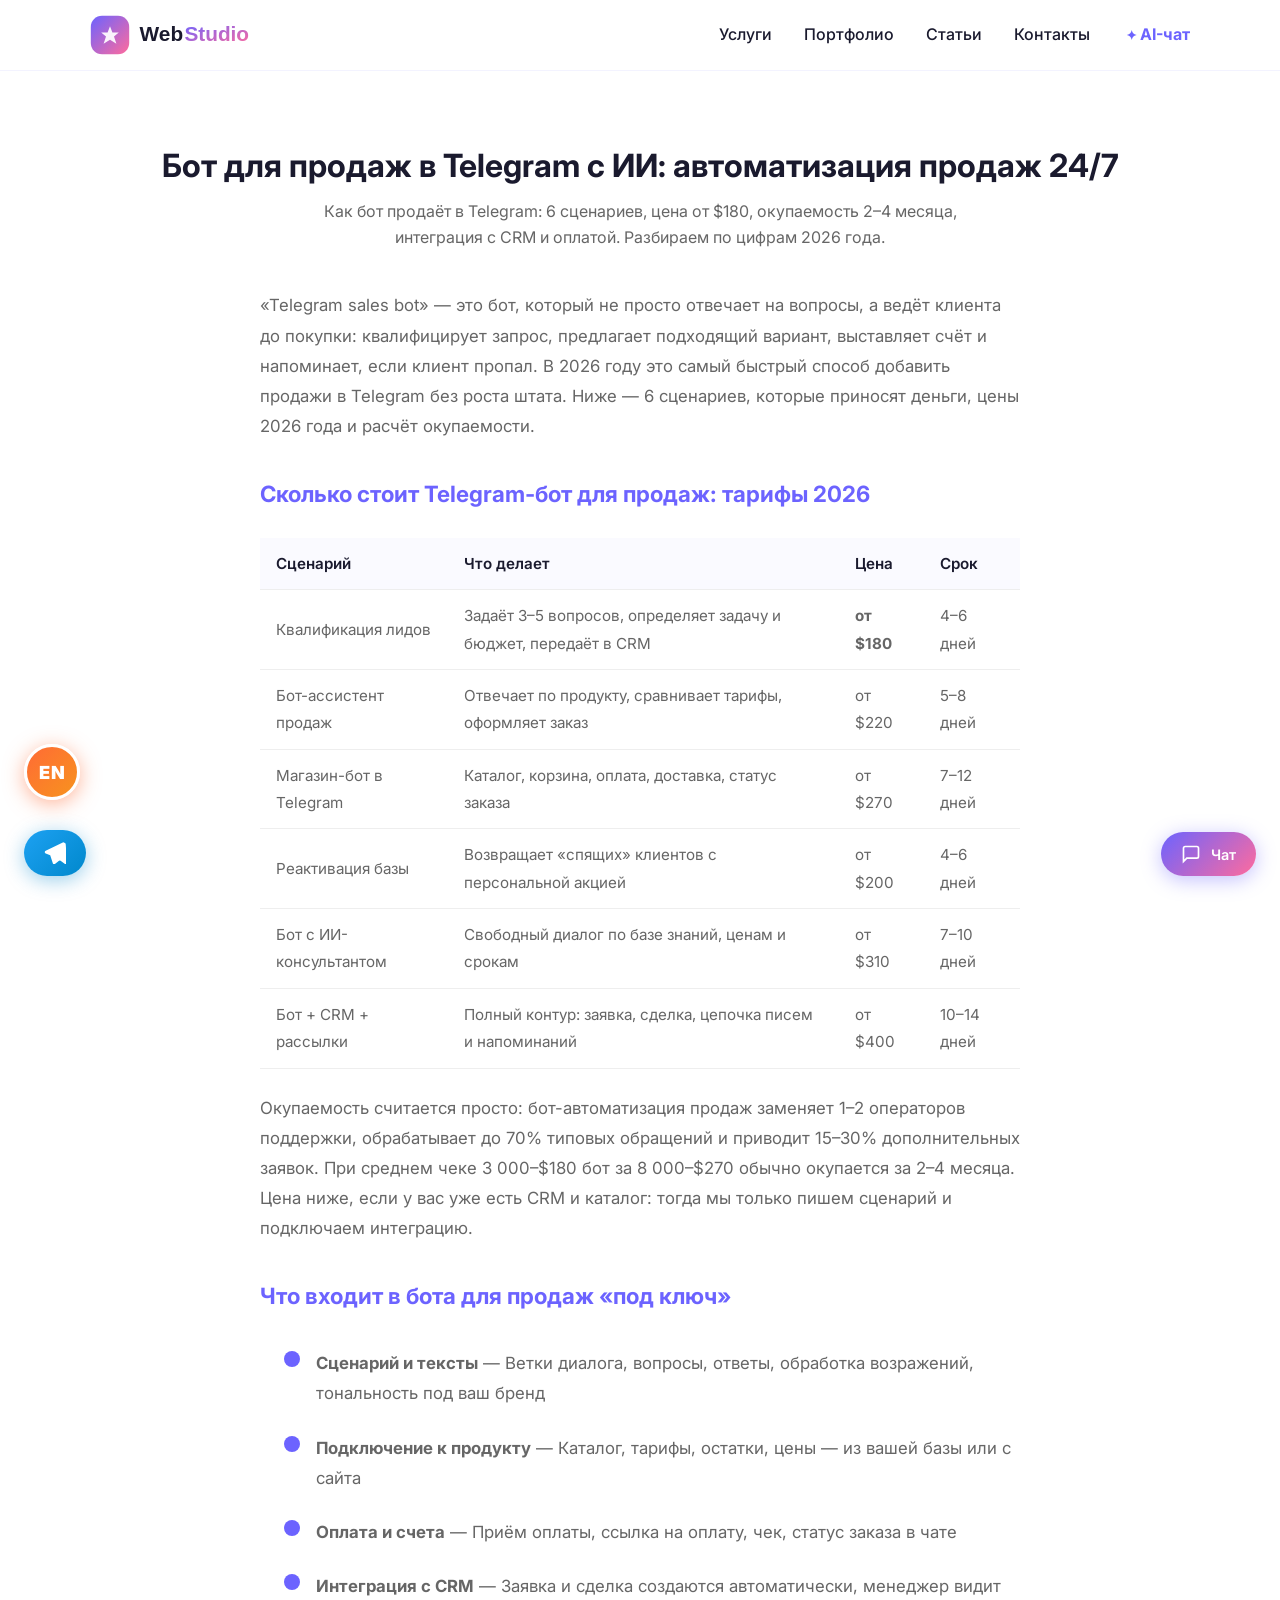
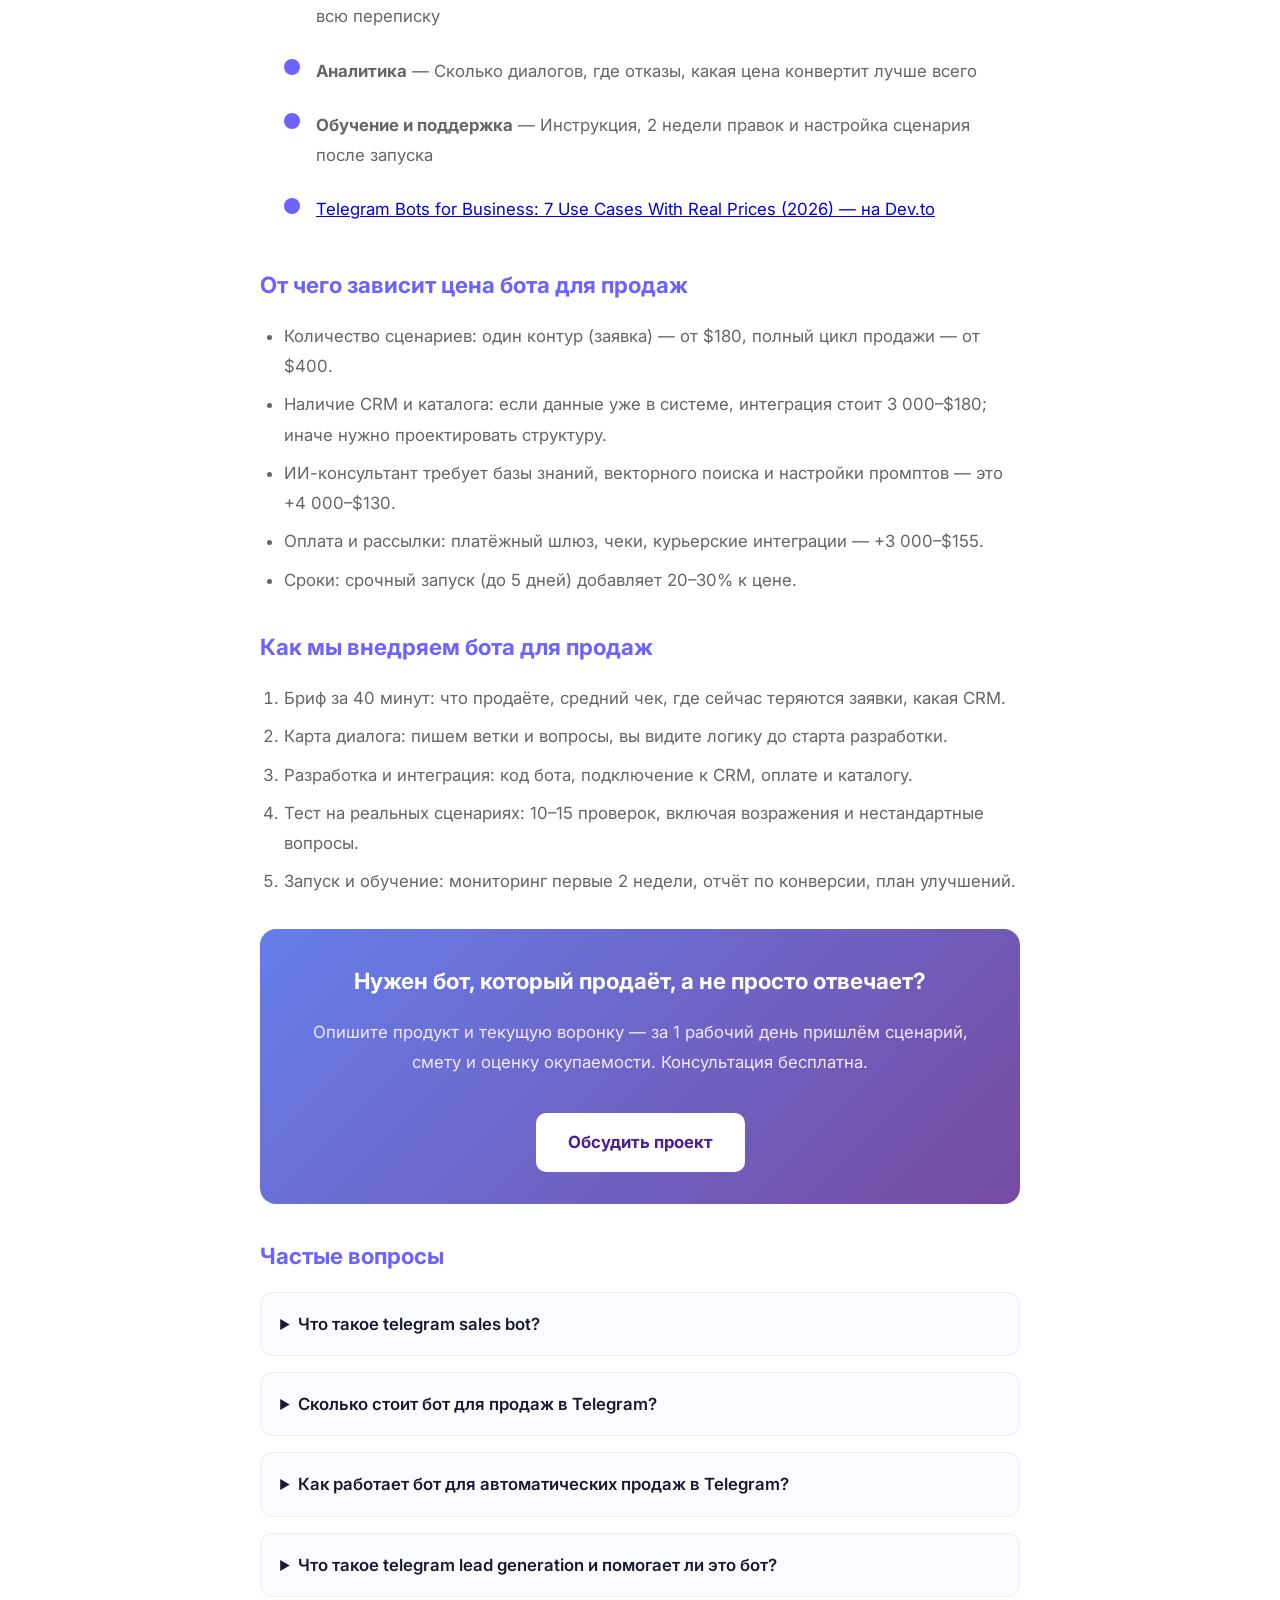
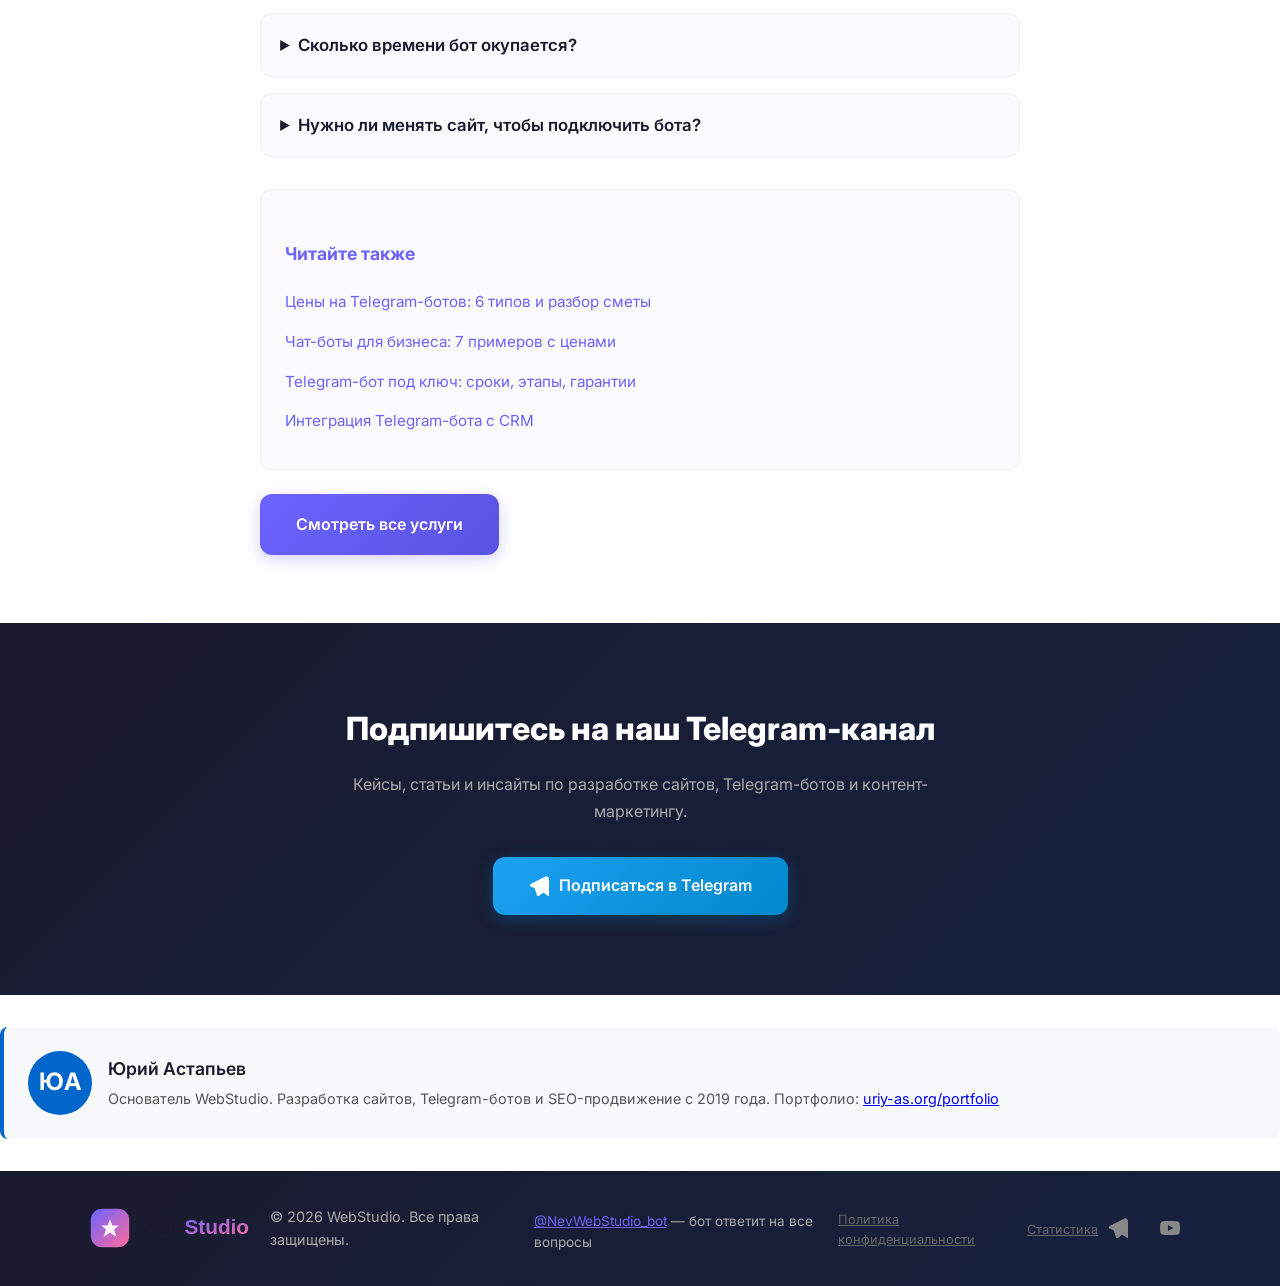
<file: bot-prodazh-telegram-s-ii.html>
<!DOCTYPE html>
<html lang="ru">
<head>
    <meta charset="UTF-8">
    <meta name="viewport" content="width=device-width, initial-scale=1.0">
    <link rel="icon" type="image/svg+xml" href="/images/logo.svg">
    <link rel="icon" href="/favicon.ico" sizes="any">
    <link rel="apple-touch-icon" href="/apple-touch-icon.png">
    <title>Бот для продаж с ИИ: цена от $130 и лид-конверсия</title>
    <meta name="description" content="Telegram-бот с ИИ-консультантом для продаж: отвечает на вопросы, квалифицирует, передаёт в CRM. Цена, срок 3-7 дней и эффект для отдела продаж.">
    <meta property="og:title" content="Telegram-бот для продаж: цена от $180">
    <meta property="og:description" content="Как бот продаёт в Telegram: 6 сценариев, цена от $180, окупаемость 2–4 месяца, интеграция с CRM и оплатой. Разбираем по цифрам 2026 года.">
    <meta property="og:type" content="website">
    <meta property="og:url" content="https://uriy-as.org/bot-prodazh-telegram-s-ii.html">
    <meta property="og:image" content="https://uriy-as.org/og-image.png">
    <meta property="og:image:width" content="1200"><meta property="og:image:height" content="630">
    <meta property="og:locale" content="ru_RU"><meta property="og:site_name" content="WebStudio">
    <meta name="twitter:card" content="summary_large_image">
    <link rel="canonical" href="https://uriy-as.org/bot-prodazh-telegram-s-ii.html">
    <link rel="alternate" hreflang="ru" href="https://uriy-as.org/bot-prodazh-telegram-s-ii.html">
    <link rel="alternate" hreflang="x-default" href="https://uriy-as.org/bot-prodazh-telegram-s-ii.html">
    <link rel="dns-prefetch" href="https://astap.pythonanywhere.com">
    <link rel="preconnect" href="https://astap.pythonanywhere.com" crossorigin>
    <link rel="dns-prefetch" href="https://mc.yandex.ru">
    <link rel="preconnect" href="https://mc.yandex.ru" crossorigin>
    <script async src="https://www.googletagmanager.com/gtag/js?id=G-MY48PMFD5M"></script>
    <script>window.dataLayer=window.dataLayer||[];function gtag(){dataLayer.push(arguments)}gtag('js',new Date());gtag('config','G-MY48PMFD5M')</script>
    <link rel="stylesheet" href="/css/style.css?v=p2-20261106">
    <link rel="preconnect" href="https://fonts.googleapis.com">
    <link href="https://fonts.googleapis.com/css2?family=Inter:wght@400;500;600;700;800&display=swap" rel="stylesheet">
    <script type="application/ld+json">{"@context": "https://schema.org", "@type": "BreadcrumbList", "itemListElement": [{"@type": "ListItem", "position": 1, "name": "Главная", "item": "https://uriy-as.org/"}, {"@type": "ListItem", "position": 2, "name": "Услуги", "item": "https://uriy-as.org/services.html"}, {"@type": "ListItem", "position": 3, "name": "Telegram-бот для продаж: сценарий, цена и окупаемость в 2026"}]}
    </script>
    <script type="application/ld+json">
    {"@context":"https://schema.org","@type":"FAQPage","mainEntity":[{"@type":"Question","name":"Сколько стоит сделать сайт в Харькове?","acceptedAnswer":{"@type":"Answer","text":"Лендинг — от $250, сайт-визитка — от $350, корпоративный сайт — от $600, интернет-магазин — от $800. Точную цену называем после брифа."}},{"@type":"Question","name":"Сколько времени занимает разработка сайта?","acceptedAnswer":{"@type":"Answer","text":"Лендинг — 5-7 дней, сайт-визитка — 7-10 дней, корпоративный сайт — 2-3 недели, интернет-магазин — 3-6 недель."}},{"@type":"Question","name":"Работаете ли вы дистанционно?","acceptedAnswer":{"@type":"Answer","text":"Да, работаем с клиентами из Харькова и всей Украины дистанционно. Общение в Telegram, договор и оплата онлайн."}},{"@type":"Question","name":"Что входит в сайт под ключ?","acceptedAnswer":{"@type":"Answer","text":"Дизайн, вёрстка, адаптация под мобильные, SEO-база, SSL, хостинг и домен на год, форма заявки, аналитика, обучение и поддержка."}}]}
    </script>
    <script type="application/ld+json">
    {"@context":"https://schema.org","@type":"BreadcrumbList","itemListElement":[{"@type":"ListItem","position":1,"name":"Главная","item":"https://uriy-as.org/"},{"@type":"ListItem","position":2,"name":"Услуги","item":"https://uriy-as.org/services.html"},{"@type":"ListItem","position":3,"name":"Создание сайтов в Харькове"}]}
    </script>
    <style>
        .article-hero{padding:140px 0 40px;text-align:center}.article-hero h1{font-size:2rem;margin-bottom:.5rem}
        .article-content{max-width:800px;margin:0 auto;padding-bottom:40px;line-height:1.8;font-size:1.05rem}
        .article-content p{margin-bottom:1.2rem;color:var(--muted)}.article-content h2{font-size:1.4rem;margin:2rem 0 1rem;color:var(--accent)}
        .article-content h3{font-size:1.15rem;margin:1.5rem 0 .8rem}
        .article-content ul,.article-content ol{margin-bottom:1.2rem;padding-left:1.5rem;color:var(--muted)}
        .article-content li{margin-bottom:.5rem}
        .price-table{width:100%;border-collapse:collapse;margin:1.5rem 0;font-size:.95rem}
        .price-table th,.price-table td{padding:.75rem 1rem;text-align:left;border-bottom:1px solid var(--border)}
        .price-table th{background:var(--card-bg);font-weight:600;color:var(--text)}.price-table td{color:var(--muted)}
        .price-highlight{font-weight:700;color:var(--accent)}
        .checklist{list-style:none;padding:0;margin:1.5rem 0}.checklist li{padding:.5rem 0;padding-left:2rem;position:relative;color:var(--muted)}
        .checklist li::before{content:"";position:absolute;left:0;top:.7rem;width:16px;height:16px;background:var(--accent);border-radius:50%}
        .local-cta{margin:2rem 0;padding:2rem;background:linear-gradient(135deg,#667eea,#764ba2);border-radius:16px;color:#fff;text-align:center}
        .local-cta h2{color:#fff;margin-top:0}.local-cta a{display:inline-block;margin-top:1rem;padding:.9rem 2rem;background:#fff;color:#4c1d95;border-radius:10px;font-weight:700;text-decoration:none}
        .related-articles{margin-top:2rem;padding:1.5rem;background:var(--card-bg,#f8f9fa);border-radius:12px;border:1px solid var(--border,#eee)}
        .related-articles h3{font-size:1.1rem;margin-bottom:1rem;color:var(--accent,#2563eb)}
        .related-articles ul{list-style:none;padding:0;margin:0}.related-articles li{margin-bottom:.6rem}
        .related-articles li a{color:var(--accent,#2563eb);text-decoration:none;font-size:.95rem}
    </style>
</head>
<body>
    <header class="header"><div class="container"><div class="header__inner">
        <a href="/" class="logo"><img src="/images/logo.svg" alt="WebStudio" class="logo__img"></a>
        <nav class="nav">
            <a href="/services.html">Услуги</a><a href="/portfolio.html">Портфолио</a><a href="/articles.html">Статьи</a><a href="/#contact">Контакты</a>
            <a href="#" class="nav__bot" onclick="event.preventDefault();document.getElementById('chatBtn').click();this.blur();return false;">AI-чат</a>
        </nav>
        <button class="burger" id="burger" aria-label="Меню"><span></span><span></span><span></span></button>
    </div></div></header>

    <section class="article-hero"><div class="container">
        <h1>Бот для продаж в Telegram с ИИ: автоматизация продаж 24/7</h1>
        <p style="max-width:700px;margin:0 auto;color:var(--muted)">Как бот продаёт в Telegram: 6 сценариев, цена от $180, окупаемость 2–4 месяца, интеграция с CRM и оплатой. Разбираем по цифрам 2026 года.</p>
    </div></section>

<section class="article-content"><div class="container">
        <p>«Telegram sales bot» — это бот, который не просто отвечает на вопросы, а ведёт клиента до покупки: квалифицирует запрос, предлагает подходящий вариант, выставляет счёт и напоминает, если клиент пропал. В 2026 году это самый быстрый способ добавить продажи в Telegram без роста штата. Ниже — 6 сценариев, которые приносят деньги, цены 2026 года и расчёт окупаемости.</p>

        <h2>Сколько стоит Telegram-бот для продаж: тарифы 2026</h2>
        <table class="price-table">
            <thead><tr><th>Сценарий</th><th>Что делает</th><th>Цена</th><th>Срок</th></tr></thead>
            <tbody>
                <tr><td>Квалификация лидов</td><td>Задаёт 3–5 вопросов, определяет задачу и бюджет, передаёт в CRM</td><td class="price-highlight">от $180</td><td>4–6 дней</td></tr>
                <tr><td>Бот-ассистент продаж</td><td>Отвечает по продукту, сравнивает тарифы, оформляет заказ</td><td>от $220</td><td>5–8 дней</td></tr>
                <tr><td>Магазин-бот в Telegram</td><td>Каталог, корзина, оплата, доставка, статус заказа</td><td>от $270</td><td>7–12 дней</td></tr>
                <tr><td>Реактивация базы</td><td>Возвращает «спящих» клиентов с персональной акцией</td><td>от $200</td><td>4–6 дней</td></tr>
                <tr><td>Бот с ИИ-консультантом</td><td>Свободный диалог по базе знаний, ценам и срокам</td><td>от $310</td><td>7–10 дней</td></tr>
                <tr><td>Бот + CRM + рассылки</td><td>Полный контур: заявка, сделка, цепочка писем и напоминаний</td><td>от $400</td><td>10–14 дней</td></tr>
            </tbody>
        </table>
        <p>Окупаемость считается просто: бот-автоматизация продаж заменяет 1–2 операторов поддержки, обрабатывает до 70% типовых обращений и приводит 15–30% дополнительных заявок. При среднем чеке 3 000–$180 бот за 8 000–$270 обычно окупается за 2–4 месяца. Цена ниже, если у вас уже есть CRM и каталог: тогда мы только пишем сценарий и подключаем интеграцию.</p>

        <h2>Что входит в бота для продаж «под ключ»</h2>
        <ul class="checklist">
            <li><strong>Сценарий и тексты</strong> — Ветки диалога, вопросы, ответы, обработка возражений, тональность под ваш бренд</li>
            <li><strong>Подключение к продукту</strong> — Каталог, тарифы, остатки, цены — из вашей базы или с сайта</li>
            <li><strong>Оплата и счета</strong> — Приём оплаты, ссылка на оплату, чек, статус заказа в чате</li>
            <li><strong>Интеграция с CRM</strong> — Заявка и сделка создаются автоматически, менеджер видит всю переписку</li>
            <li><strong>Аналитика</strong> — Сколько диалогов, где отказы, какая цена конвертит лучше всего</li>
            <li><strong>Обучение и поддержка</strong> — Инструкция, 2 недели правок и настройка сценария после запуска</li>
                        <li><a href="https://dev.to/astap/telegram-bots-for-business-7-use-cases-with-real-prices-2026-47" target="_blank" rel="noopener">Telegram Bots for Business: 7 Use Cases With Real Prices (2026) — на Dev.to</a></li>
</ul>

        <h2>От чего зависит цена бота для продаж</h2>
        <ul>
            <li>Количество сценариев: один контур (заявка) — от $180, полный цикл продажи — от $400.</li>
            <li>Наличие CRM и каталога: если данные уже в системе, интеграция стоит 3 000–$180; иначе нужно проектировать структуру.</li>
            <li>ИИ-консультант требует базы знаний, векторного поиска и настройки промптов — это +4 000–$130.</li>
            <li>Оплата и рассылки: платёжный шлюз, чеки, курьерские интеграции — +3 000–$155.</li>
            <li>Сроки: срочный запуск (до 5 дней) добавляет 20–30% к цене.</li>
        </ul>

        <h2>Как мы внедряем бота для продаж</h2>
        <ol>
            <li>Бриф за 40 минут: что продаёте, средний чек, где сейчас теряются заявки, какая CRM.</li>
            <li>Карта диалога: пишем ветки и вопросы, вы видите логику до старта разработки.</li>
            <li>Разработка и интеграция: код бота, подключение к CRM, оплате и каталогу.</li>
            <li>Тест на реальных сценариях: 10–15 проверок, включая возражения и нестандартные вопросы.</li>
            <li>Запуск и обучение: мониторинг первые 2 недели, отчёт по конверсии, план улучшений.</li>
        </ol>

        <div class="local-cta">
            <h2>Нужен бот, который продаёт, а не просто отвечает?</h2>
            <p style="color:#f3e8ff">Опишите продукт и текущую воронку — за 1 рабочий день пришлём сценарий, смету и оценку окупаемости. Консультация бесплатна.</p>
            <a href="/#contact">Обсудить проект</a>
        </div>

        <h2>Частые вопросы</h2>
        <details style="margin-bottom:1rem;border:1px solid var(--border);border-radius:12px;padding:1rem 1.2rem;background:var(--card-bg);">
            <summary style="font-weight:600;cursor:pointer;">Что такое telegram sales bot?</summary>
            <p style="margin-top:0.8rem;color:var(--muted);">Это Telegram-бот для продаж: он сам квалифицирует клиента по вопросам, предлагает подходящие тарифы, оформляет заказ и передаёт менеджеру горячие заявки с полной историей диалога.</p>
        </details>
        <details style="margin-bottom:1rem;border:1px solid var(--border);border-radius:12px;padding:1rem 1.2rem;background:var(--card-bg);">
            <summary style="font-weight:600;cursor:pointer;">Сколько стоит бот для продаж в Telegram?</summary>
            <p style="margin-top:0.8rem;color:var(--muted);">От $180 за квалификацию лидов и передачу в CRM, от $270 за магазин-бот с оплатой, от $400 за полный контур с CRM, рассылками и аналитикой. Срок — от 4 до 14 дней.</p>
        </details>
        <details style="margin-bottom:1rem;border:1px solid var(--border);border-radius:12px;padding:1rem 1.2rem;background:var(--card-bg);">
            <summary style="font-weight:600;cursor:pointer;">Как работает бот для автоматических продаж в Telegram?</summary>
            <p style="margin-top:0.8rem;color:var(--muted);">Клиент пишет в бот или нажимает кнопку на сайте → бот задаёт уточняющие вопросы, квалифицирует задачу и бюджет, предлагает решение, создаёт заявку в CRM и напоминает, если клиент не ответил. Менеджер подключается только к сложным сделкам.</p>
        </details>
        <details style="margin-bottom:1rem;border:1px solid var(--border);border-radius:12px;padding:1rem 1.2rem;background:var(--card-bg);">
            <summary style="font-weight:600;cursor:pointer;">Что такое telegram lead generation и помогает ли это бот?</summary>
            <p style="margin-top:0.8rem;color:var(--muted);">Lead generation — процесс превращения переписки в заявки с контактами. Бот делает это автоматически: собирает имя, телефон и задачу, квалифицирует лид и ставит его в воронку. Для большинства проектов это даёт 15–30% дополнительных заявок при том же рекламном бюджете.</p>
        </details>
        <details style="margin-bottom:1rem;border:1px solid var(--border);border-radius:12px;padding:1rem 1.2rem;background:var(--card-bg);">
            <summary style="font-weight:600;cursor:pointer;">Сколько времени бот окупается?</summary>
            <p style="margin-top:0.8rem;color:var(--muted);">При среднем чеке 3 000–$180 бот за 8 000–$270 окупается за 2–4 месяца: он закрывает до 70% типовых обращений и работает 24/7, включая ночь и выходные.</p>
        </details>
        <details style="margin-bottom:1rem;border:1px solid var(--border);border-radius:12px;padding:1rem 1.2rem;background:var(--card-bg);">
            <summary style="font-weight:600;cursor:pointer;">Нужно ли менять сайт, чтобы подключить бота?</summary>
            <p style="margin-top:0.8rem;color:var(--muted);">Нет. Бот работает как отдельный канал в Telegram: кнопка на сайте, ссылка в закреплённом сообщении, в рассылке или в профиле. Если нужен приём заявок с сайта — добавляем форму и передачу в того же бота.</p>
        </details>

        <div class="related-articles">
            <h3>Читайте также</h3>
            <ul>
                <li><a href="/cena-telegram-bota.html">Цены на Telegram-ботов: 6 типов и разбор сметы</a></li>
                <li><a href="/blog/chat-bot-dlya-biznesa-kaysy.html">Чат-боты для бизнеса: 7 примеров с ценами</a></li>
                <li><a href="/telegram-bot-pod-klyuch.html">Telegram-бот под ключ: сроки, этапы, гарантии</a></li>
                <li><a href="/integraciya-crm-telegram-bota.html">Интеграция Telegram-бота с CRM</a></li>
            </ul>
        </div>
        <p style="margin-top:1.5rem"><a href="/services.html" class="btn btn--primary btn--sm">Смотреть все услуги</a></p>
    </div></section>
<section class="tg-promo section"><div class="container"><div class="tg-promo__inner">
        <h2>Подпишитесь на наш Telegram-канал</h2>
        <p>Кейсы, статьи и инсайты по разработке сайтов, Telegram-ботов и контент-маркетингу.</p>
        <a href="https://t.me/uriy_as59" target="_blank" class="btn btn--tg">
            <svg viewBox="0 0 24 24" fill="currentColor"><path d="M22.26.76a1.73 1.73 0 0 0-1.76-.35L1.84 9.58a1.66 1.66 0 0 0 .05 3.08l4.88 1.9 2.94 8.86a1.38 1.38 0 0 0 .9.87 1.32 1.32 0 0 0 1.2-.21l4.23-3.46a1.8 1.8 0 0 1 2.05-.12l4.85 3.52a1.35 1.35 0 0 0 1.45.12 1.38 1.38 0 0 0 .78-1.15L23.7 2.47a1.73 1.73 0 0 0-1.44-1.71z"/></svg>
            Подписаться в Telegram
        </a>
    </div></div></section>

    <section class="author-box" style="margin:2rem 0;padding:1.5rem;background:#f8f9fa;border-radius:8px;border-left:4px solid #0066cc;">
  <div style="display:flex;align-items:center;gap:1rem;">
    <div style="width:64px;height:64px;border-radius:50%;background:#0066cc;color:#fff;display:flex;align-items:center;justify-content:center;font-size:1.5rem;font-weight:bold;flex-shrink:0;">ЮА</div>
    <div>
      <p style="margin:0;font-weight:600;font-size:1.1rem;">Юрий Астапьев</p>
      <p style="margin:0.25rem 0 0;color:#555;font-size:0.9rem;">Основатель WebStudio. Разработка сайтов, Telegram-ботов и SEO-продвижение с 2019 года. Портфолио: <a href="https://uriy-as.org/portfolio.html">uriy-as.org/portfolio</a></p>
    </div>
  </div>
</section>
<footer class="footer"><div class="container"><div class="footer__inner">
        <div class="footer__left">
            <a href="/" class="logo"><img src="/images/logo.svg" alt="WebStudio" class="logo__img" loading="lazy"></a>
            <p>&copy; 2026 WebStudio. Все права защищены.</p>
            <p style="margin-top:8px;font-size:0.85rem;"><a href="https://t.me/NevWebStudio_bot" target="_blank" style="color:var(--accent);">@NevWebStudio_bot</a> — бот ответит на все вопросы</p>
            <p style="margin-top:4px;font-size:0.8rem;"><a href="/privacy.html" style="color:var(--muted);">Политика конфиденциальности</a></p>
            <p style="margin-top:4px;font-size:0.8rem;"><a href="/stats.html" style="color:var(--muted);">Статистика</a></p>
        </div>
        <div class="footer__social">
            <a href="https://t.me/uriy_as59" target="_blank" aria-label="Telegram"><svg width="20" height="20" viewBox="0 0 24 24" fill="currentColor"><path d="M22.26.76a1.73 1.73 0 0 0-1.76-.35L1.84 9.58a1.66 1.66 0 0 0 .05 3.08l4.88 1.9 2.94 8.86a1.38 1.38 0 0 0 .9.87 1.32 1.32 0 0 0 1.2-.21l4.23-3.46a1.8 1.8 0 0 1 2.05-.12l4.85 3.52a1.35 1.35 0 0 0 1.45.12 1.38 1.38 0 0 0 .78-1.15L23.7 2.47a1.73 1.73 0 0 0-1.44-1.71z"/></svg></a>
            <a href="https://youtube.com/@%D0%AE%D1%81%D1%82%D0%B0%D1%81-%D0%B34%D1%8B" target="_blank" aria-label="YouTube"><svg width="20" height="20" viewBox="0 0 24 24" fill="currentColor"><path d="M23.5 6.2a2.96 2.96 0 0 0-2.08-2.1C19.55 3.5 12 3.5 12 3.5s-7.55 0-9.42.6A2.96 2.96 0 0 0 .5 6.2 30.9 30.9 0 0 0 0 12a30.9 30.9 0 0 0 .5 5.8 2.96 2.96 0 0 0 2.08 2.1c1.87.6 9.42.6 9.42.6s7.55 0 9.42-.6a2.96 2.96 0 0 0 2.08-2.1 30.9 30.9 0 0 0 .5-5.8 30.9 30.9 0 0 0-.5-5.8zM9.55 15.57V8.43L15.82 12l-6.27 3.57z"/></svg></a>
        </div>
    </div></div></footer>

    <a href="https://t.me/uriy_as59" target="_blank" class="tg-float" aria-label="Telegram"><svg viewBox="0 0 24 24" fill="currentColor"><path d="M22.26.76a1.73 1.73 0 0 0-1.76-.35L1.84 9.58a1.66 1.66 0 0 0 .05 3.08l4.88 1.9 2.94 8.86a1.38 1.38 0 0 0 .9.87 1.32 1.32 0 0 0 1.2-.21l4.23-3.46a1.8 1.8 0 0 1 2.05-.12l4.85 3.52a1.35 1.35 0 0 0 1.45.12 1.38 1.38 0 0 0 .78-1.15L23.7 2.47a1.73 1.73 0 0 0-1.44-1.71z"/></svg></a>
    <div class="lang-widget" id="langWidget"><button class="lang-btn-floating" id="langBtnFloat" aria-label="Switch language" onclick="toggleLang()">EN</button></div>
    <div class="chat-widget" id="chatWidget">
        <button class="chat-btn" id="chatBtn" aria-label="Чат"><svg viewBox="0 0 24 24" fill="none" stroke="currentColor" stroke-width="2"><path d="M21 15a2 2 0 0 1-2 2H7l-4 4V5a2 2 0 0 1 2-2h14a2 2 0 0 1 2 2z"/></svg><span>Чат</span></button>
        <div class="chat-popup" id="chatPopup">
            <div class="chat-popup__header"><h4>Чат с WebStudio</h4><button class="chat-popup__close" id="chatClose">&times;</button></div>
            <div class="chat-popup__body" id="chatBody"></div>
            <form class="chat-popup__form" id="chatForm"><input type="text" placeholder="Ваше сообщение..." autocomplete="off" required><button type="submit"><svg viewBox="0 0 24 24" fill="none" stroke="currentColor" stroke-width="2"><line x1="22" y1="2" x2="11" y2="13"/><polygon points="22 2 15 22 11 13 2 9 22 2"/></svg></button></form>
        </div>
    </div>
    <script defer src="/js/script.js?v=p0-20261026"></script>
    <noscript><img src="https://astap.pythonanywhere.com/pixel?page=/sozdanie-saytov-kharkov.html&ref=" style="position:absolute;left:-9999px" alt="" / loading="lazy"></noscript>
    <noscript><div><img src="https://mc.yandex.ru/watch/109350815" style="position:absolute;left:-9999px;" alt="" / loading="lazy"></div></noscript>
    <script>(function(m,e,t,r,i,k,a){m[i]=m[i]||function(){(m[i].a=m[i].a||[]).push(arguments)};m[i].l=1*new Date();for(var j=0;j<document.scripts.length;j++){if(document.scripts[j].src===r){return}}k=e.createElement(t),a=e.getElementsByTagName(t)[0],k.async=1,k.src=r,a.parentNode.insertBefore(k,a)})(window,document,"script","https://mc.yandex.ru/metrika/tag.js","ym");ym(109350815,"init",{clickmap:true,trackLinks:true,accurateTrackBounce:true,webvisor:true});</script>
</body>
</html>
</file>
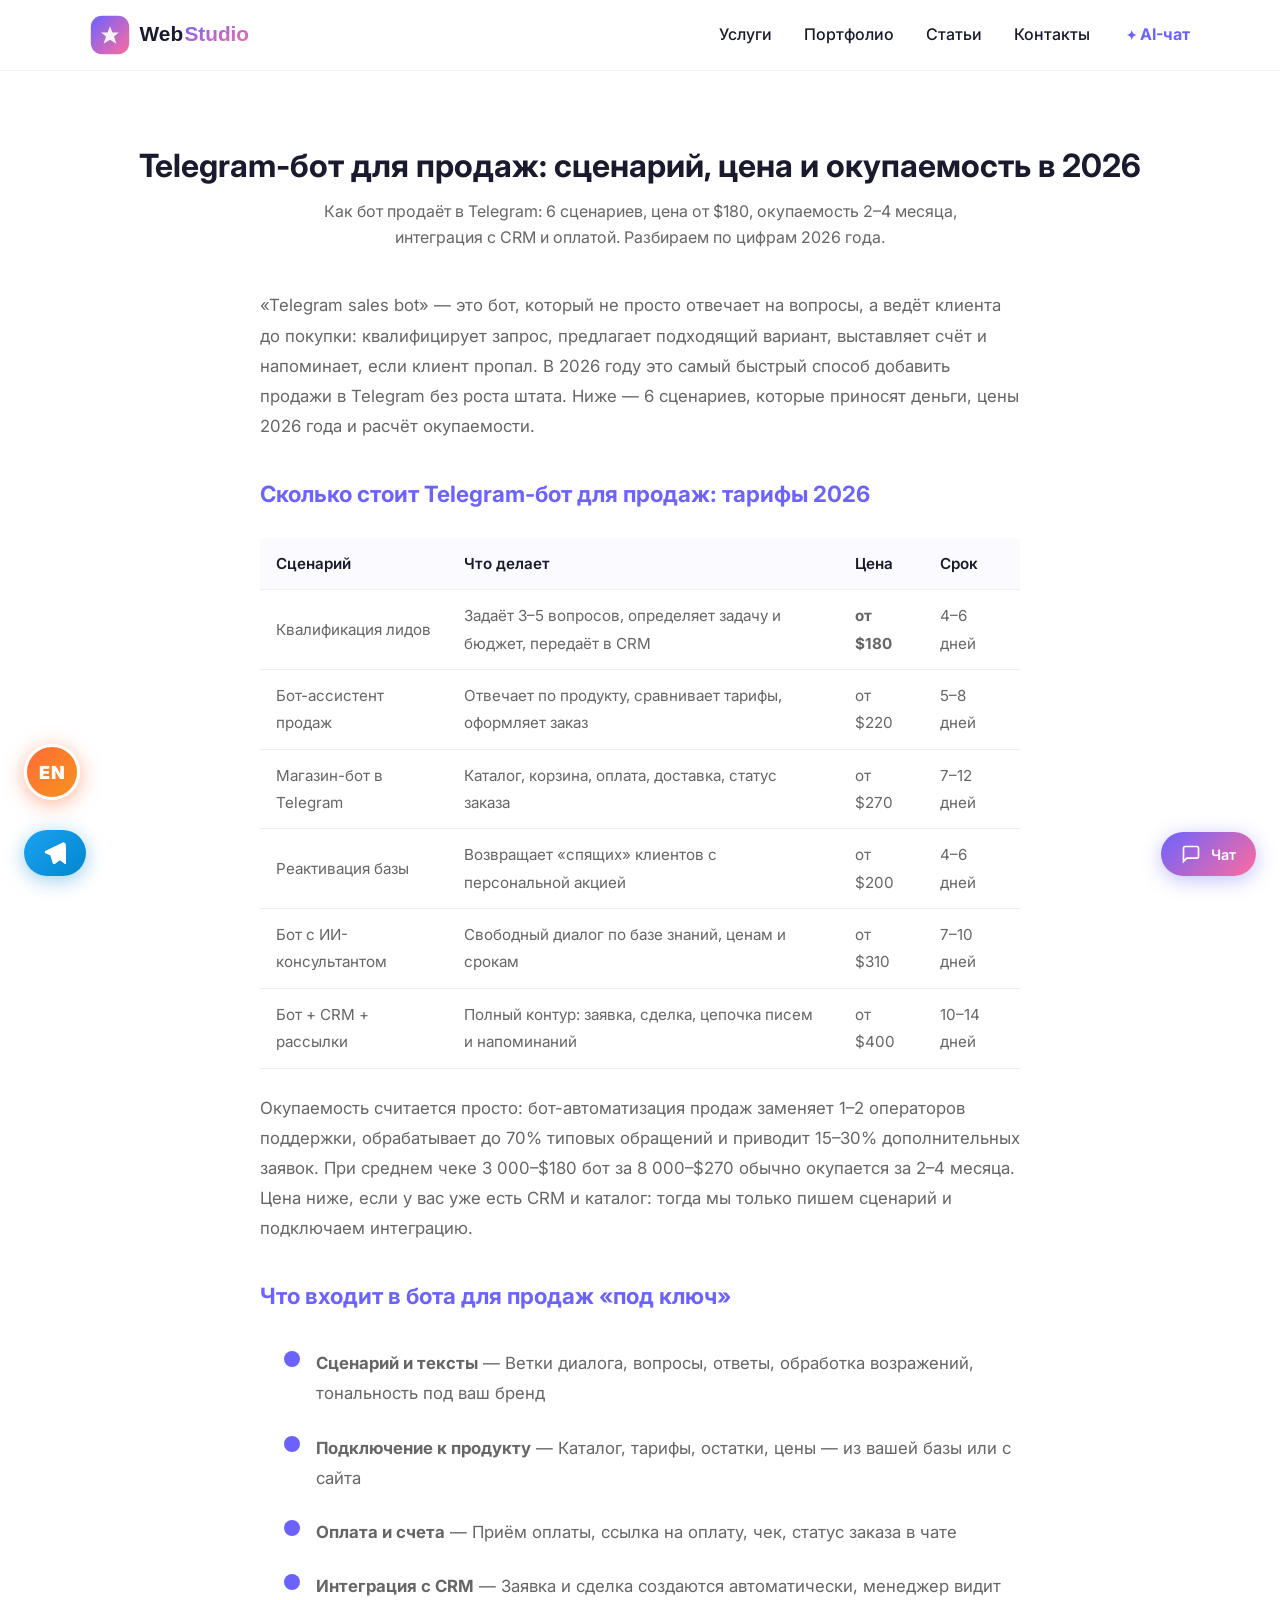
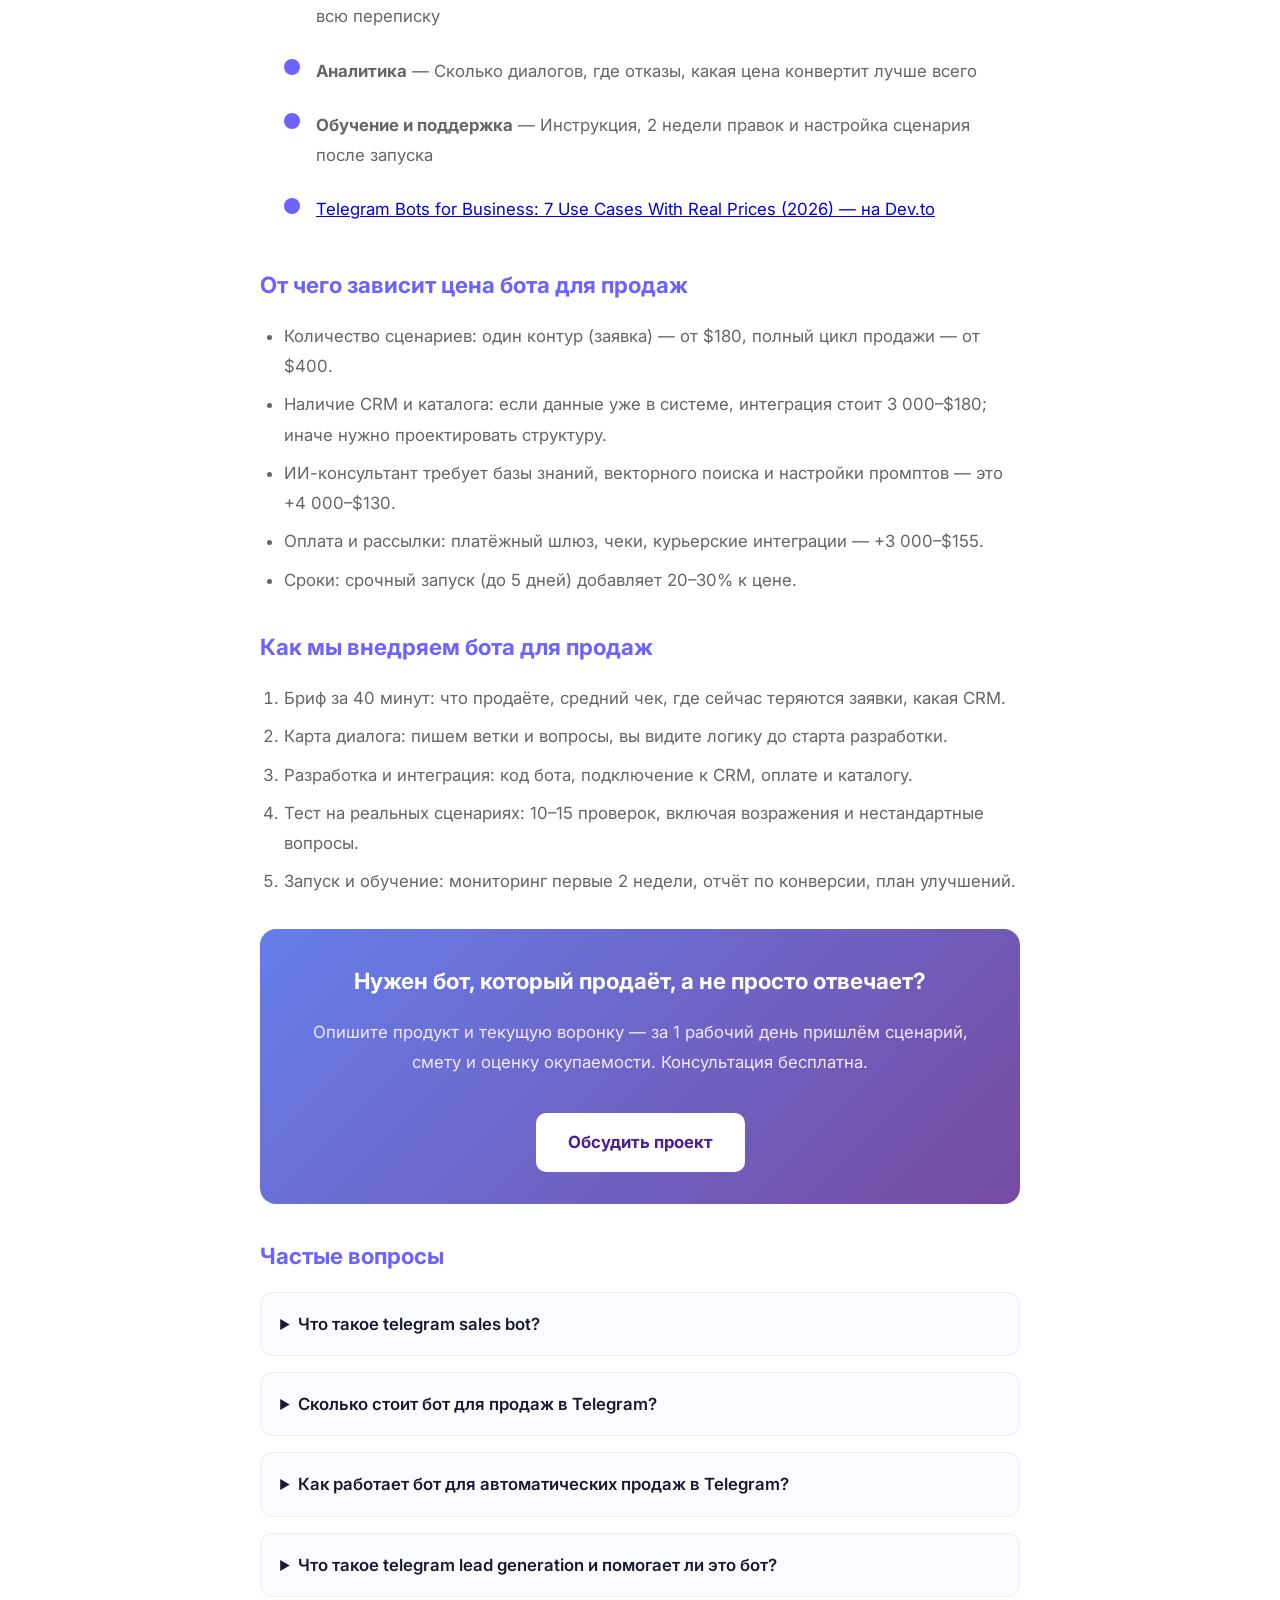
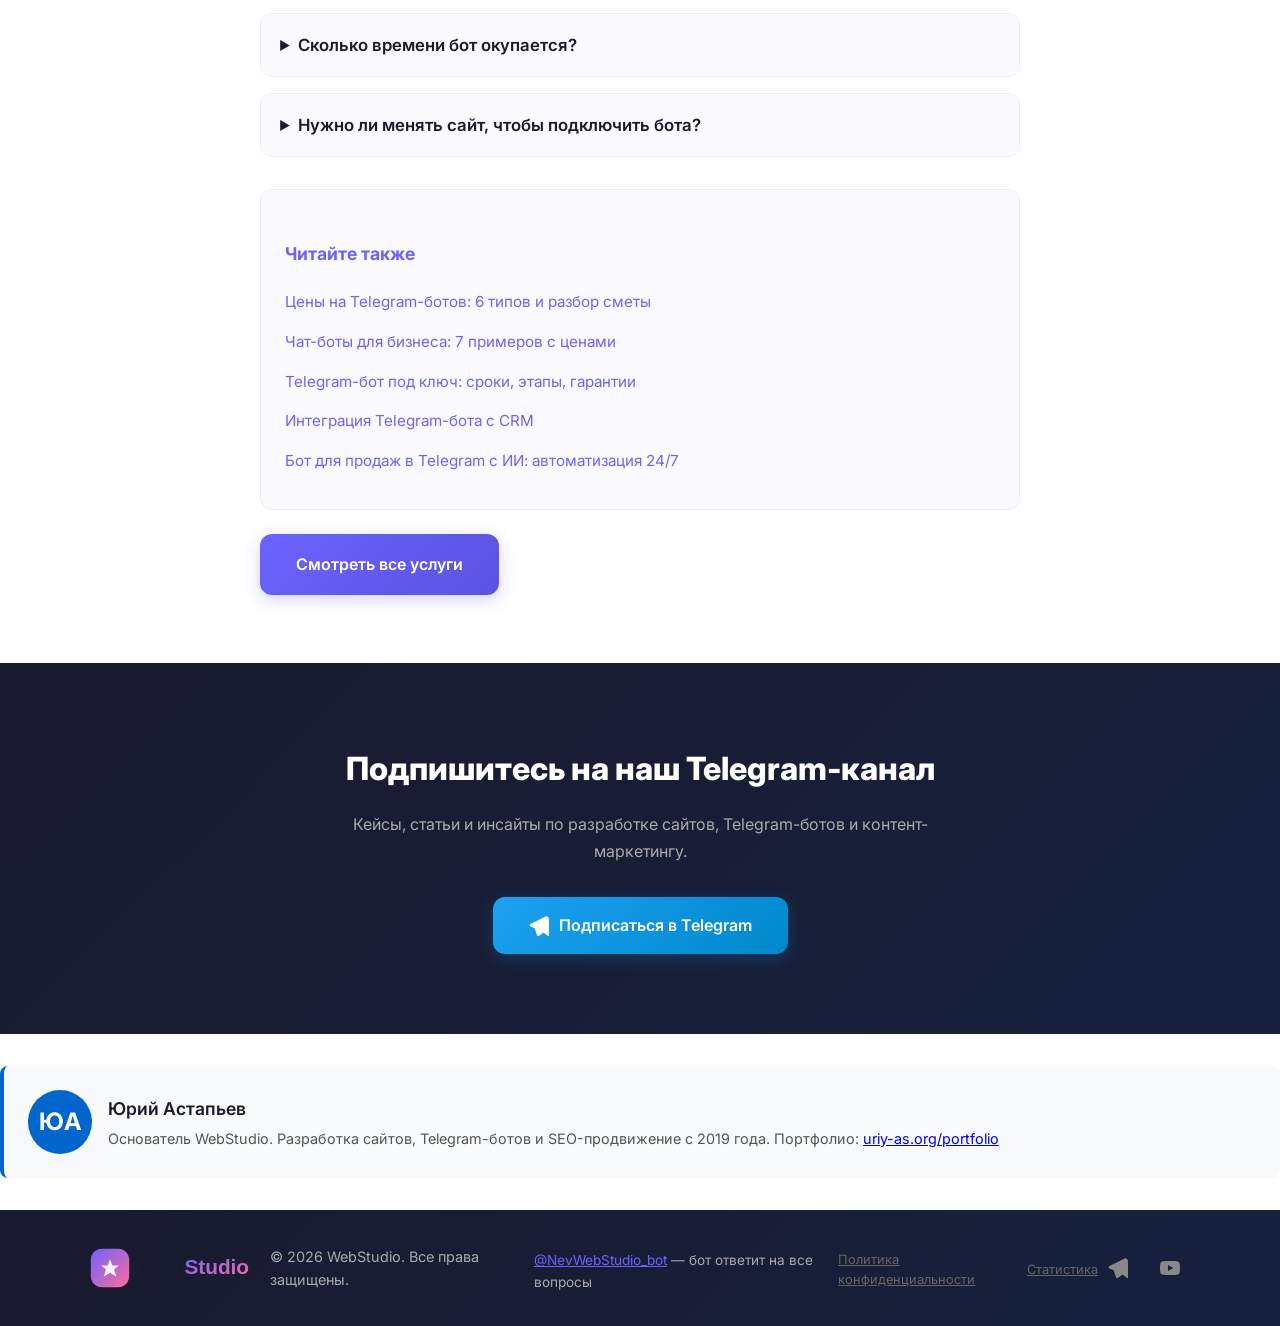
<file: bot-prodazh-telegram.html>
<!DOCTYPE html>
<html lang="ru">
<head>
    <meta charset="UTF-8">
    <meta name="viewport" content="width=device-width, initial-scale=1.0">
    <link rel="icon" type="image/svg+xml" href="/images/logo.svg">
    <link rel="icon" href="/favicon.ico" sizes="any">
    <link rel="apple-touch-icon" href="/apple-touch-icon.png">
    <title>Бот для продаж в Telegram: воронка и CRM от $90</title>
    <meta name="description" content="Как бот для продаж в Telegram принимает заявки, квалифицирует и передаёт их в CRM: сценарии, метрики конверсии, цена разработки и поддержки.">
    <meta property="og:title" content="Telegram-бот для продаж: цена от $180">
    <meta property="og:description" content="Как бот продаёт в Telegram: 6 сценариев, цена от $180, окупаемость 2–4 месяца, интеграция с CRM и оплатой. Разбираем по цифрам 2026 года.">
    <meta property="og:type" content="website">
    <meta property="og:url" content="https://uriy-as.org/bot-prodazh-telegram.html">
    <meta property="og:image" content="https://uriy-as.org/og-image.png">
    <meta property="og:image:width" content="1200"><meta property="og:image:height" content="630">
    <meta property="og:locale" content="ru_RU"><meta property="og:site_name" content="WebStudio">
    <meta name="twitter:card" content="summary_large_image">
    <link rel="canonical" href="https://uriy-as.org/bot-prodazh-telegram.html">
    <link rel="alternate" hreflang="ru" href="https://uriy-as.org/bot-prodazh-telegram.html">
    <link rel="alternate" hreflang="x-default" href="https://uriy-as.org/bot-prodazh-telegram.html">
    <link rel="dns-prefetch" href="https://astap.pythonanywhere.com">
    <link rel="preconnect" href="https://astap.pythonanywhere.com" crossorigin>
    <link rel="dns-prefetch" href="https://mc.yandex.ru">
    <link rel="preconnect" href="https://mc.yandex.ru" crossorigin>
    <script async src="https://www.googletagmanager.com/gtag/js?id=G-MY48PMFD5M"></script>
    <script>window.dataLayer=window.dataLayer||[];function gtag(){dataLayer.push(arguments)}gtag('js',new Date());gtag('config','G-MY48PMFD5M')</script>
    <link rel="stylesheet" href="/css/style.css?v=p2-20261106">
    <link rel="preconnect" href="https://fonts.googleapis.com">
    <link href="https://fonts.googleapis.com/css2?family=Inter:wght@400;500;600;700;800&display=swap" rel="stylesheet">
    <script type="application/ld+json">{"@context": "https://schema.org", "@type": "BreadcrumbList", "itemListElement": [{"@type": "ListItem", "position": 1, "name": "Главная", "item": "https://uriy-as.org/"}, {"@type": "ListItem", "position": 2, "name": "Услуги", "item": "https://uriy-as.org/services.html"}, {"@type": "ListItem", "position": 3, "name": "Telegram-бот для продаж: сценарий, цена и окупаемость в 2026"}]}
    </script>
    <script type="application/ld+json">
    {"@context":"https://schema.org","@type":"FAQPage","mainEntity":[{"@type":"Question","name":"Сколько стоит сделать сайт в Харькове?","acceptedAnswer":{"@type":"Answer","text":"Лендинг — от $250, сайт-визитка — от $350, корпоративный сайт — от $600, интернет-магазин — от $800. Точную цену называем после брифа."}},{"@type":"Question","name":"Сколько времени занимает разработка сайта?","acceptedAnswer":{"@type":"Answer","text":"Лендинг — 5-7 дней, сайт-визитка — 7-10 дней, корпоративный сайт — 2-3 недели, интернет-магазин — 3-6 недель."}},{"@type":"Question","name":"Работаете ли вы дистанционно?","acceptedAnswer":{"@type":"Answer","text":"Да, работаем с клиентами из Харькова и всей Украины дистанционно. Общение в Telegram, договор и оплата онлайн."}},{"@type":"Question","name":"Что входит в сайт под ключ?","acceptedAnswer":{"@type":"Answer","text":"Дизайн, вёрстка, адаптация под мобильные, SEO-база, SSL, хостинг и домен на год, форма заявки, аналитика, обучение и поддержка."}}]}
    </script>
    <script type="application/ld+json">
    {"@context":"https://schema.org","@type":"BreadcrumbList","itemListElement":[{"@type":"ListItem","position":1,"name":"Главная","item":"https://uriy-as.org/"},{"@type":"ListItem","position":2,"name":"Услуги","item":"https://uriy-as.org/services.html"},{"@type":"ListItem","position":3,"name":"Создание сайтов в Харькове"}]}
    </script>
    <style>
        .article-hero{padding:140px 0 40px;text-align:center}.article-hero h1{font-size:2rem;margin-bottom:.5rem}
        .article-content{max-width:800px;margin:0 auto;padding-bottom:40px;line-height:1.8;font-size:1.05rem}
        .article-content p{margin-bottom:1.2rem;color:var(--muted)}.article-content h2{font-size:1.4rem;margin:2rem 0 1rem;color:var(--accent)}
        .article-content h3{font-size:1.15rem;margin:1.5rem 0 .8rem}
        .article-content ul,.article-content ol{margin-bottom:1.2rem;padding-left:1.5rem;color:var(--muted)}
        .article-content li{margin-bottom:.5rem}
        .price-table{width:100%;border-collapse:collapse;margin:1.5rem 0;font-size:.95rem}
        .price-table th,.price-table td{padding:.75rem 1rem;text-align:left;border-bottom:1px solid var(--border)}
        .price-table th{background:var(--card-bg);font-weight:600;color:var(--text)}.price-table td{color:var(--muted)}
        .price-highlight{font-weight:700;color:var(--accent)}
        .checklist{list-style:none;padding:0;margin:1.5rem 0}.checklist li{padding:.5rem 0;padding-left:2rem;position:relative;color:var(--muted)}
        .checklist li::before{content:"";position:absolute;left:0;top:.7rem;width:16px;height:16px;background:var(--accent);border-radius:50%}
        .local-cta{margin:2rem 0;padding:2rem;background:linear-gradient(135deg,#667eea,#764ba2);border-radius:16px;color:#fff;text-align:center}
        .local-cta h2{color:#fff;margin-top:0}.local-cta a{display:inline-block;margin-top:1rem;padding:.9rem 2rem;background:#fff;color:#4c1d95;border-radius:10px;font-weight:700;text-decoration:none}
        .related-articles{margin-top:2rem;padding:1.5rem;background:var(--card-bg,#f8f9fa);border-radius:12px;border:1px solid var(--border,#eee)}
        .related-articles h3{font-size:1.1rem;margin-bottom:1rem;color:var(--accent,#2563eb)}
        .related-articles ul{list-style:none;padding:0;margin:0}.related-articles li{margin-bottom:.6rem}
        .related-articles li a{color:var(--accent,#2563eb);text-decoration:none;font-size:.95rem}
    </style>
</head>
<body>
    <header class="header"><div class="container"><div class="header__inner">
        <a href="/" class="logo"><img src="/images/logo.svg" alt="WebStudio" class="logo__img"></a>
        <nav class="nav">
            <a href="/services.html">Услуги</a><a href="/portfolio.html">Портфолио</a><a href="/articles.html">Статьи</a><a href="/#contact">Контакты</a>
            <a href="#" class="nav__bot" onclick="event.preventDefault();document.getElementById('chatBtn').click();this.blur();return false;">AI-чат</a>
        </nav>
        <button class="burger" id="burger" aria-label="Меню"><span></span><span></span><span></span></button>
    </div></div></header>

    <section class="article-hero"><div class="container">
        <h1>Telegram-бот для продаж: сценарий, цена и окупаемость в 2026</h1>
        <p style="max-width:700px;margin:0 auto;color:var(--muted)">Как бот продаёт в Telegram: 6 сценариев, цена от $180, окупаемость 2–4 месяца, интеграция с CRM и оплатой. Разбираем по цифрам 2026 года.</p>
    </div></section>

<section class="article-content"><div class="container">
        <p>«Telegram sales bot» — это бот, который не просто отвечает на вопросы, а ведёт клиента до покупки: квалифицирует запрос, предлагает подходящий вариант, выставляет счёт и напоминает, если клиент пропал. В 2026 году это самый быстрый способ добавить продажи в Telegram без роста штата. Ниже — 6 сценариев, которые приносят деньги, цены 2026 года и расчёт окупаемости.</p>

        <h2>Сколько стоит Telegram-бот для продаж: тарифы 2026</h2>
        <table class="price-table">
            <thead><tr><th>Сценарий</th><th>Что делает</th><th>Цена</th><th>Срок</th></tr></thead>
            <tbody>
                <tr><td>Квалификация лидов</td><td>Задаёт 3–5 вопросов, определяет задачу и бюджет, передаёт в CRM</td><td class="price-highlight">от $180</td><td>4–6 дней</td></tr>
                <tr><td>Бот-ассистент продаж</td><td>Отвечает по продукту, сравнивает тарифы, оформляет заказ</td><td>от $220</td><td>5–8 дней</td></tr>
                <tr><td>Магазин-бот в Telegram</td><td>Каталог, корзина, оплата, доставка, статус заказа</td><td>от $270</td><td>7–12 дней</td></tr>
                <tr><td>Реактивация базы</td><td>Возвращает «спящих» клиентов с персональной акцией</td><td>от $200</td><td>4–6 дней</td></tr>
                <tr><td>Бот с ИИ-консультантом</td><td>Свободный диалог по базе знаний, ценам и срокам</td><td>от $310</td><td>7–10 дней</td></tr>
                <tr><td>Бот + CRM + рассылки</td><td>Полный контур: заявка, сделка, цепочка писем и напоминаний</td><td>от $400</td><td>10–14 дней</td></tr>
            </tbody>
        </table>
        <p>Окупаемость считается просто: бот-автоматизация продаж заменяет 1–2 операторов поддержки, обрабатывает до 70% типовых обращений и приводит 15–30% дополнительных заявок. При среднем чеке 3 000–$180 бот за 8 000–$270 обычно окупается за 2–4 месяца. Цена ниже, если у вас уже есть CRM и каталог: тогда мы только пишем сценарий и подключаем интеграцию.</p>

        <h2>Что входит в бота для продаж «под ключ»</h2>
        <ul class="checklist">
            <li><strong>Сценарий и тексты</strong> — Ветки диалога, вопросы, ответы, обработка возражений, тональность под ваш бренд</li>
            <li><strong>Подключение к продукту</strong> — Каталог, тарифы, остатки, цены — из вашей базы или с сайта</li>
            <li><strong>Оплата и счета</strong> — Приём оплаты, ссылка на оплату, чек, статус заказа в чате</li>
            <li><strong>Интеграция с CRM</strong> — Заявка и сделка создаются автоматически, менеджер видит всю переписку</li>
            <li><strong>Аналитика</strong> — Сколько диалогов, где отказы, какая цена конвертит лучше всего</li>
            <li><strong>Обучение и поддержка</strong> — Инструкция, 2 недели правок и настройка сценария после запуска</li>
                        <li><a href="https://dev.to/astap/telegram-bots-for-business-7-use-cases-with-real-prices-2026-47" target="_blank" rel="noopener">Telegram Bots for Business: 7 Use Cases With Real Prices (2026) — на Dev.to</a></li>
</ul>

        <h2>От чего зависит цена бота для продаж</h2>
        <ul>
            <li>Количество сценариев: один контур (заявка) — от $180, полный цикл продажи — от $400.</li>
            <li>Наличие CRM и каталога: если данные уже в системе, интеграция стоит 3 000–$180; иначе нужно проектировать структуру.</li>
            <li>ИИ-консультант требует базы знаний, векторного поиска и настройки промптов — это +4 000–$130.</li>
            <li>Оплата и рассылки: платёжный шлюз, чеки, курьерские интеграции — +3 000–$155.</li>
            <li>Сроки: срочный запуск (до 5 дней) добавляет 20–30% к цене.</li>
        </ul>

        <h2>Как мы внедряем бота для продаж</h2>
        <ol>
            <li>Бриф за 40 минут: что продаёте, средний чек, где сейчас теряются заявки, какая CRM.</li>
            <li>Карта диалога: пишем ветки и вопросы, вы видите логику до старта разработки.</li>
            <li>Разработка и интеграция: код бота, подключение к CRM, оплате и каталогу.</li>
            <li>Тест на реальных сценариях: 10–15 проверок, включая возражения и нестандартные вопросы.</li>
            <li>Запуск и обучение: мониторинг первые 2 недели, отчёт по конверсии, план улучшений.</li>
        </ol>

        <div class="local-cta">
            <h2>Нужен бот, который продаёт, а не просто отвечает?</h2>
            <p style="color:#f3e8ff">Опишите продукт и текущую воронку — за 1 рабочий день пришлём сценарий, смету и оценку окупаемости. Консультация бесплатна.</p>
            <a href="/#contact">Обсудить проект</a>
        </div>

        <h2>Частые вопросы</h2>
        <details style="margin-bottom:1rem;border:1px solid var(--border);border-radius:12px;padding:1rem 1.2rem;background:var(--card-bg);">
            <summary style="font-weight:600;cursor:pointer;">Что такое telegram sales bot?</summary>
            <p style="margin-top:0.8rem;color:var(--muted);">Это Telegram-бот для продаж: он сам квалифицирует клиента по вопросам, предлагает подходящие тарифы, оформляет заказ и передаёт менеджеру горячие заявки с полной историей диалога.</p>
        </details>
        <details style="margin-bottom:1rem;border:1px solid var(--border);border-radius:12px;padding:1rem 1.2rem;background:var(--card-bg);">
            <summary style="font-weight:600;cursor:pointer;">Сколько стоит бот для продаж в Telegram?</summary>
            <p style="margin-top:0.8rem;color:var(--muted);">От $180 за квалификацию лидов и передачу в CRM, от $270 за магазин-бот с оплатой, от $400 за полный контур с CRM, рассылками и аналитикой. Срок — от 4 до 14 дней.</p>
        </details>
        <details style="margin-bottom:1rem;border:1px solid var(--border);border-radius:12px;padding:1rem 1.2rem;background:var(--card-bg);">
            <summary style="font-weight:600;cursor:pointer;">Как работает бот для автоматических продаж в Telegram?</summary>
            <p style="margin-top:0.8rem;color:var(--muted);">Клиент пишет в бот или нажимает кнопку на сайте → бот задаёт уточняющие вопросы, квалифицирует задачу и бюджет, предлагает решение, создаёт заявку в CRM и напоминает, если клиент не ответил. Менеджер подключается только к сложным сделкам.</p>
        </details>
        <details style="margin-bottom:1rem;border:1px solid var(--border);border-radius:12px;padding:1rem 1.2rem;background:var(--card-bg);">
            <summary style="font-weight:600;cursor:pointer;">Что такое telegram lead generation и помогает ли это бот?</summary>
            <p style="margin-top:0.8rem;color:var(--muted);">Lead generation — процесс превращения переписки в заявки с контактами. Бот делает это автоматически: собирает имя, телефон и задачу, квалифицирует лид и ставит его в воронку. Для большинства проектов это даёт 15–30% дополнительных заявок при том же рекламном бюджете.</p>
        </details>
        <details style="margin-bottom:1rem;border:1px solid var(--border);border-radius:12px;padding:1rem 1.2rem;background:var(--card-bg);">
            <summary style="font-weight:600;cursor:pointer;">Сколько времени бот окупается?</summary>
            <p style="margin-top:0.8rem;color:var(--muted);">При среднем чеке 3 000–$180 бот за 8 000–$270 окупается за 2–4 месяца: он закрывает до 70% типовых обращений и работает 24/7, включая ночь и выходные.</p>
        </details>
        <details style="margin-bottom:1rem;border:1px solid var(--border);border-radius:12px;padding:1rem 1.2rem;background:var(--card-bg);">
            <summary style="font-weight:600;cursor:pointer;">Нужно ли менять сайт, чтобы подключить бота?</summary>
            <p style="margin-top:0.8rem;color:var(--muted);">Нет. Бот работает как отдельный канал в Telegram: кнопка на сайте, ссылка в закреплённом сообщении, в рассылке или в профиле. Если нужен приём заявок с сайта — добавляем форму и передачу в того же бота.</p>
        </details>

        <div class="related-articles">
            <h3>Читайте также</h3>
            <ul>
                <li><a href="/cena-telegram-bota.html">Цены на Telegram-ботов: 6 типов и разбор сметы</a></li>
                <li><a href="/blog/chat-bot-dlya-biznesa-kaysy.html">Чат-боты для бизнеса: 7 примеров с ценами</a></li>
                <li><a href="/telegram-bot-pod-klyuch.html">Telegram-бот под ключ: сроки, этапы, гарантии</a></li>
                <li><a href="/integraciya-crm-telegram-bota.html">Интеграция Telegram-бота с CRM</a></li>
                <li><a href="/bot-prodazh-telegram-s-ii.html">Бот для продаж в Telegram с ИИ: автоматизация 24/7</a></li>
            </ul>
        </div>
        <p style="margin-top:1.5rem"><a href="/services.html" class="btn btn--primary btn--sm">Смотреть все услуги</a></p>
    </div></section>
<section class="tg-promo section"><div class="container"><div class="tg-promo__inner">
        <h2>Подпишитесь на наш Telegram-канал</h2>
        <p>Кейсы, статьи и инсайты по разработке сайтов, Telegram-ботов и контент-маркетингу.</p>
        <a href="https://t.me/uriy_as59" target="_blank" class="btn btn--tg">
            <svg viewBox="0 0 24 24" fill="currentColor"><path d="M22.26.76a1.73 1.73 0 0 0-1.76-.35L1.84 9.58a1.66 1.66 0 0 0 .05 3.08l4.88 1.9 2.94 8.86a1.38 1.38 0 0 0 .9.87 1.32 1.32 0 0 0 1.2-.21l4.23-3.46a1.8 1.8 0 0 1 2.05-.12l4.85 3.52a1.35 1.35 0 0 0 1.45.12 1.38 1.38 0 0 0 .78-1.15L23.7 2.47a1.73 1.73 0 0 0-1.44-1.71z"/></svg>
            Подписаться в Telegram
        </a>
    </div></div></section>

    <section class="author-box" style="margin:2rem 0;padding:1.5rem;background:#f8f9fa;border-radius:8px;border-left:4px solid #0066cc;">
  <div style="display:flex;align-items:center;gap:1rem;">
    <div style="width:64px;height:64px;border-radius:50%;background:#0066cc;color:#fff;display:flex;align-items:center;justify-content:center;font-size:1.5rem;font-weight:bold;flex-shrink:0;">ЮА</div>
    <div>
      <p style="margin:0;font-weight:600;font-size:1.1rem;">Юрий Астапьев</p>
      <p style="margin:0.25rem 0 0;color:#555;font-size:0.9rem;">Основатель WebStudio. Разработка сайтов, Telegram-ботов и SEO-продвижение с 2019 года. Портфолио: <a href="https://uriy-as.org/portfolio.html">uriy-as.org/portfolio</a></p>
    </div>
  </div>
</section>
<footer class="footer"><div class="container"><div class="footer__inner">
        <div class="footer__left">
            <a href="/" class="logo"><img src="/images/logo.svg" alt="WebStudio" class="logo__img" loading="lazy"></a>
            <p>&copy; 2026 WebStudio. Все права защищены.</p>
            <p style="margin-top:8px;font-size:0.85rem;"><a href="https://t.me/NevWebStudio_bot" target="_blank" style="color:var(--accent);">@NevWebStudio_bot</a> — бот ответит на все вопросы</p>
            <p style="margin-top:4px;font-size:0.8rem;"><a href="/privacy.html" style="color:var(--muted);">Политика конфиденциальности</a></p>
            <p style="margin-top:4px;font-size:0.8rem;"><a href="/stats.html" style="color:var(--muted);">Статистика</a></p>
        </div>
        <div class="footer__social">
            <a href="https://t.me/uriy_as59" target="_blank" aria-label="Telegram"><svg width="20" height="20" viewBox="0 0 24 24" fill="currentColor"><path d="M22.26.76a1.73 1.73 0 0 0-1.76-.35L1.84 9.58a1.66 1.66 0 0 0 .05 3.08l4.88 1.9 2.94 8.86a1.38 1.38 0 0 0 .9.87 1.32 1.32 0 0 0 1.2-.21l4.23-3.46a1.8 1.8 0 0 1 2.05-.12l4.85 3.52a1.35 1.35 0 0 0 1.45.12 1.38 1.38 0 0 0 .78-1.15L23.7 2.47a1.73 1.73 0 0 0-1.44-1.71z"/></svg></a>
            <a href="https://youtube.com/@%D0%AE%D1%81%D1%82%D0%B0%D1%81-%D0%B34%D1%8B" target="_blank" aria-label="YouTube"><svg width="20" height="20" viewBox="0 0 24 24" fill="currentColor"><path d="M23.5 6.2a2.96 2.96 0 0 0-2.08-2.1C19.55 3.5 12 3.5 12 3.5s-7.55 0-9.42.6A2.96 2.96 0 0 0 .5 6.2 30.9 30.9 0 0 0 0 12a30.9 30.9 0 0 0 .5 5.8 2.96 2.96 0 0 0 2.08 2.1c1.87.6 9.42.6 9.42.6s7.55 0 9.42-.6a2.96 2.96 0 0 0 2.08-2.1 30.9 30.9 0 0 0 .5-5.8 30.9 30.9 0 0 0-.5-5.8zM9.55 15.57V8.43L15.82 12l-6.27 3.57z"/></svg></a>
        </div>
    </div></div></footer>

    <a href="https://t.me/uriy_as59" target="_blank" class="tg-float" aria-label="Telegram"><svg viewBox="0 0 24 24" fill="currentColor"><path d="M22.26.76a1.73 1.73 0 0 0-1.76-.35L1.84 9.58a1.66 1.66 0 0 0 .05 3.08l4.88 1.9 2.94 8.86a1.38 1.38 0 0 0 .9.87 1.32 1.32 0 0 0 1.2-.21l4.23-3.46a1.8 1.8 0 0 1 2.05-.12l4.85 3.52a1.35 1.35 0 0 0 1.45.12 1.38 1.38 0 0 0 .78-1.15L23.7 2.47a1.73 1.73 0 0 0-1.44-1.71z"/></svg></a>
    <div class="lang-widget" id="langWidget"><button class="lang-btn-floating" id="langBtnFloat" aria-label="Switch language" onclick="toggleLang()">EN</button></div>
    <div class="chat-widget" id="chatWidget">
        <button class="chat-btn" id="chatBtn" aria-label="Чат"><svg viewBox="0 0 24 24" fill="none" stroke="currentColor" stroke-width="2"><path d="M21 15a2 2 0 0 1-2 2H7l-4 4V5a2 2 0 0 1 2-2h14a2 2 0 0 1 2 2z"/></svg><span>Чат</span></button>
        <div class="chat-popup" id="chatPopup">
            <div class="chat-popup__header"><h4>Чат с WebStudio</h4><button class="chat-popup__close" id="chatClose">&times;</button></div>
            <div class="chat-popup__body" id="chatBody"></div>
            <form class="chat-popup__form" id="chatForm"><input type="text" placeholder="Ваше сообщение..." autocomplete="off" required><button type="submit"><svg viewBox="0 0 24 24" fill="none" stroke="currentColor" stroke-width="2"><line x1="22" y1="2" x2="11" y2="13"/><polygon points="22 2 15 22 11 13 2 9 22 2"/></svg></button></form>
        </div>
    </div>
    <script defer src="/js/script.js?v=p0-20261026"></script>
    <noscript><img src="https://astap.pythonanywhere.com/pixel?page=/sozdanie-saytov-kharkov.html&ref=" style="position:absolute;left:-9999px" alt="" / loading="lazy"></noscript>
    <noscript><div><img src="https://mc.yandex.ru/watch/109350815" style="position:absolute;left:-9999px;" alt="" / loading="lazy"></div></noscript>
    <script>(function(m,e,t,r,i,k,a){m[i]=m[i]||function(){(m[i].a=m[i].a||[]).push(arguments)};m[i].l=1*new Date();for(var j=0;j<document.scripts.length;j++){if(document.scripts[j].src===r){return}}k=e.createElement(t),a=e.getElementsByTagName(t)[0],k.async=1,k.src=r,a.parentNode.insertBefore(k,a)})(window,document,"script","https://mc.yandex.ru/metrika/tag.js","ym");ym(109350815,"init",{clickmap:true,trackLinks:true,accurateTrackBounce:true,webvisor:true});</script>
</body>
</html>
</file>
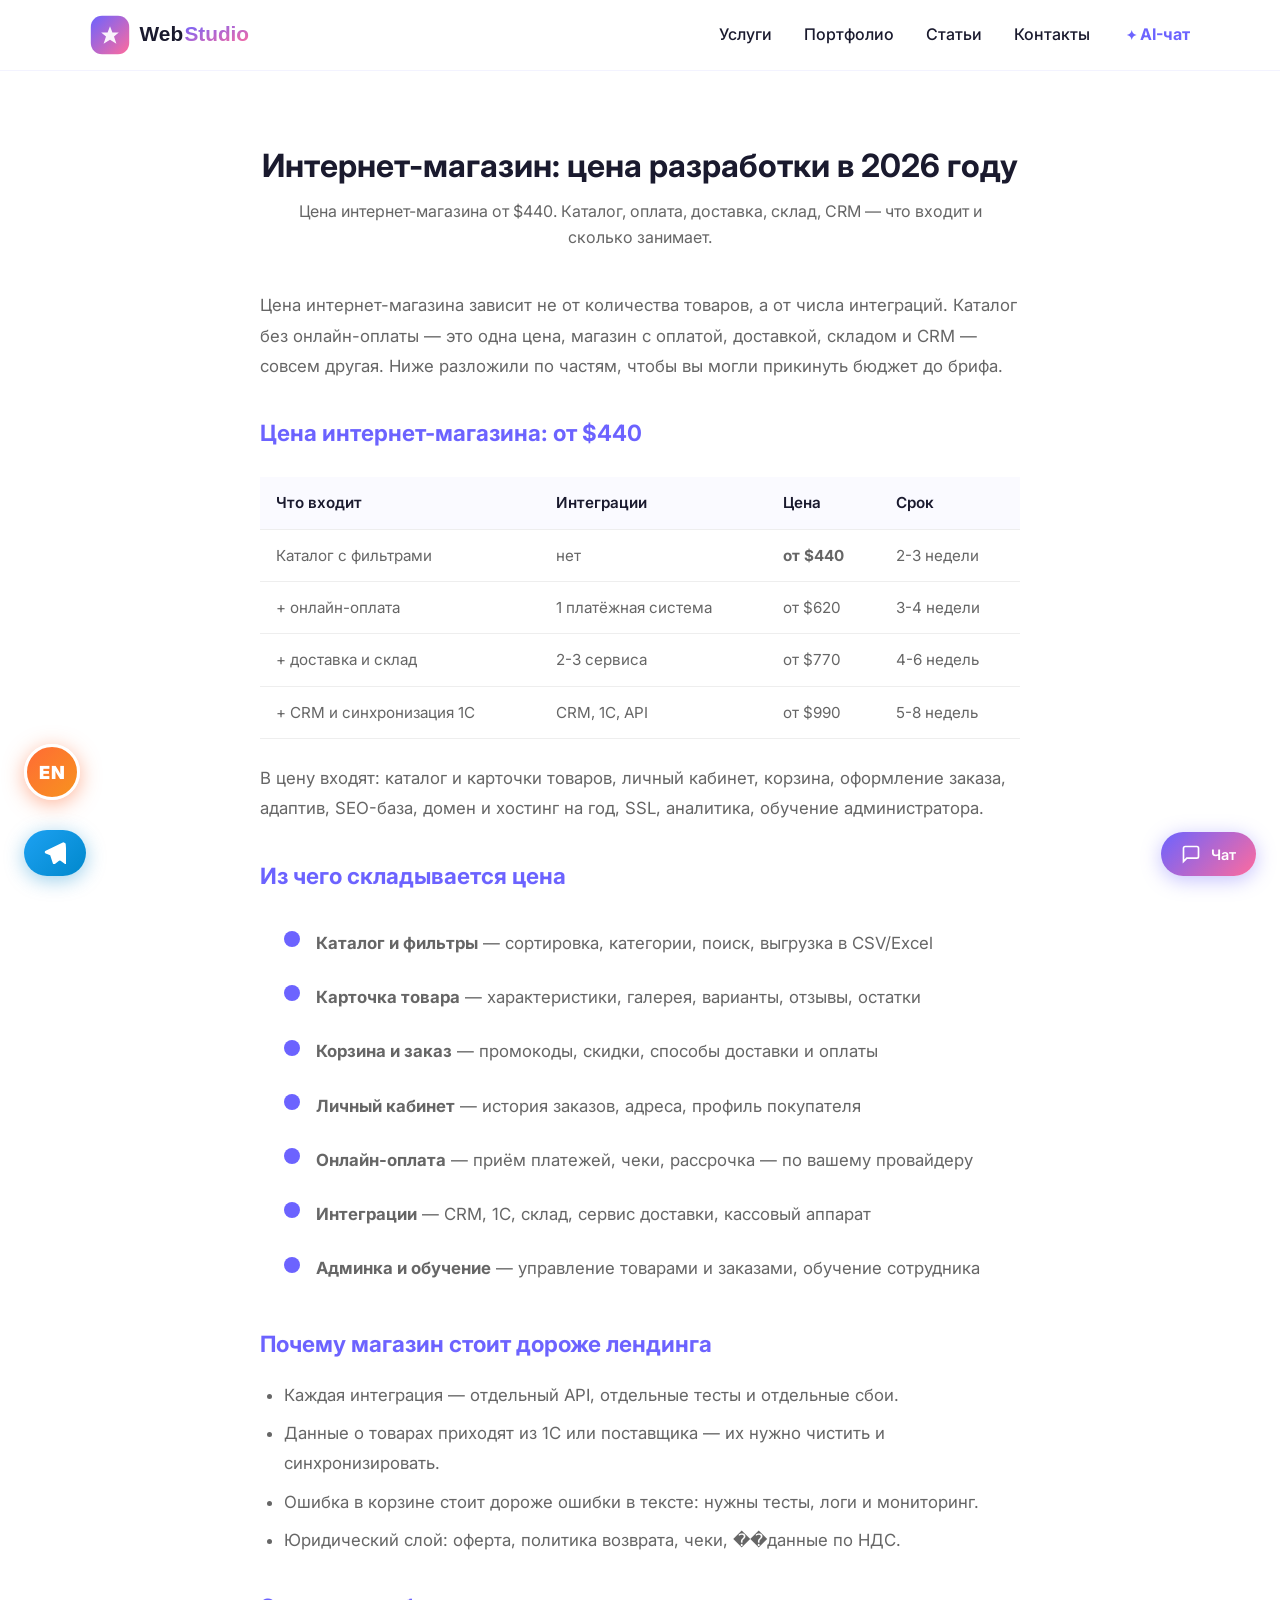
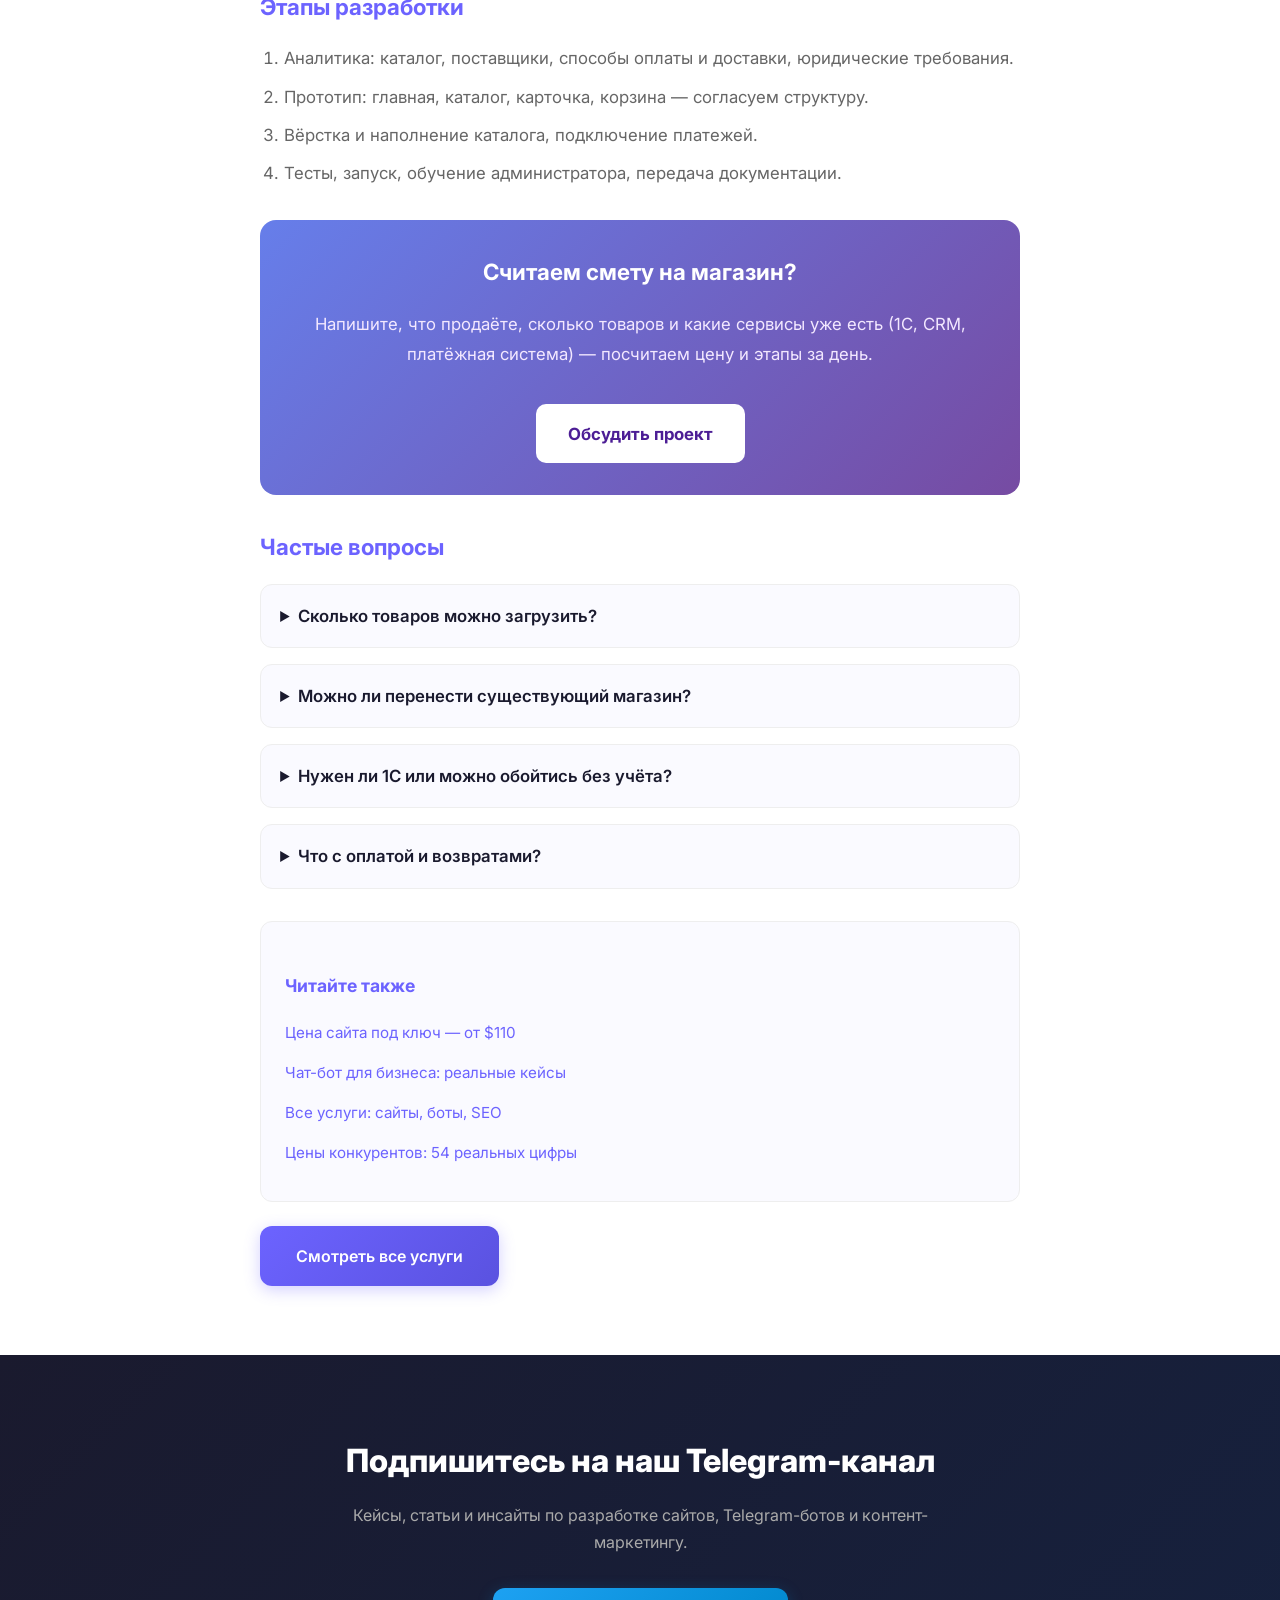
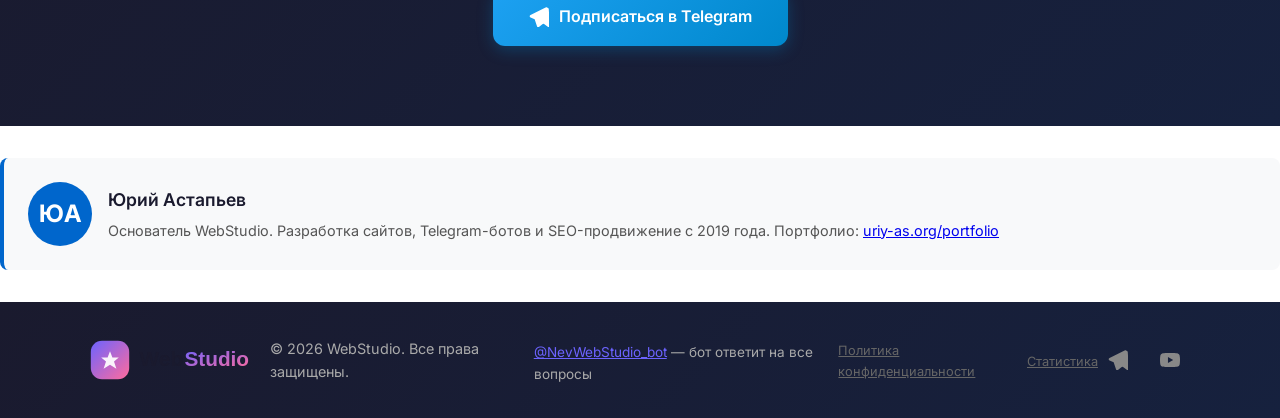
<file: cena-internet-magazina.html>
<!DOCTYPE html>
<html lang="ru">
<head>
    <meta charset="UTF-8">
    <meta name="viewport" content="width=device-width, initial-scale=1.0">
    <link rel="icon" type="image/svg+xml" href="/images/logo.svg">
    <link rel="icon" href="/favicon.ico" sizes="any">
    <link rel="apple-touch-icon" href="/apple-touch-icon.png">
    <title>Интернет-магазин: цена от $550 и срок 15-30 дней</title>
    <meta name="description" content="Цена интернет-магазина в 2026: каталог, оплата, доставка, интеграция с CRM. Что входит в разработку, реальные сроки и на чём экономить при запуске.">
    <meta property="og:title" content="Интернет-магазин: цена разработки в 2026 году">
    <meta property="og:description" content="Цена интернет-магазина от $440. Каталог, оплата, доставка, склад, CRM — что входит и сколько занимает.">
    <meta property="og:type" content="website">
    <meta property="og:url" content="https://uriy-as.org/cena-internet-magazina.html">
    <meta property="og:image" content="https://uriy-as.org/og-image.png">
    <meta property="og:image:width" content="1200"><meta property="og:image:height" content="630">
    <meta property="og:locale" content="ru_RU"><meta property="og:site_name" content="WebStudio">
    <meta name="twitter:card" content="summary_large_image">
    <link rel="canonical" href="https://uriy-as.org/cena-internet-magazina.html">
    <link rel="alternate" hreflang="ru" href="https://uriy-as.org/cena-internet-magazina.html">
    <link rel="alternate" hreflang="x-default" href="https://uriy-as.org/cena-internet-magazina.html">
    <link rel="dns-prefetch" href="https://astap.pythonanywhere.com">
    <link rel="preconnect" href="https://astap.pythonanywhere.com" crossorigin>
    <link rel="dns-prefetch" href="https://mc.yandex.ru">
    <link rel="preconnect" href="https://mc.yandex.ru" crossorigin>
    <script async src="https://www.googletagmanager.com/gtag/js?id=G-MY48PMFD5M"></script>
    <script>window.dataLayer=window.dataLayer||[];function gtag(){dataLayer.push(arguments)}gtag('js',new Date());gtag('config','G-MY48PMFD5M')</script>
    <link rel="stylesheet" href="/css/style.css?v=p2-20261106">
    <link rel="preconnect" href="https://fonts.googleapis.com">
    <link href="https://fonts.googleapis.com/css2?family=Inter:wght@400;500;600;700;800&display=swap" rel="stylesheet">
    <script type="application/ld+json">{"@context": "https://schema.org", "@type": "BreadcrumbList", "itemListElement": [{"@type": "ListItem", "position": 1, "name": "Главная", "item": "https://uriy-as.org/"}, {"@type": "ListItem", "position": 2, "name": "Услуги", "item": "https://uriy-as.org/services.html"}, {"@type": "ListItem", "position": 3, "name": "Интернет-магазин: цена разработки в 2026 году"}]}
    </script>
    <script type="application/ld+json">
    {"@context":"https://schema.org","@type":"FAQPage","mainEntity":[{"@type":"Question","name":"Сколько стоит сделать сайт в Харькове?","acceptedAnswer":{"@type":"Answer","text":"Лендинг — от $250, сайт-визитка — от $350, корпоративный сайт — от $600, интернет-магазин — от $800. Точную цену называем после брифа."}},{"@type":"Question","name":"Сколько времени занимает разработка сайта?","acceptedAnswer":{"@type":"Answer","text":"Лендинг — 5-7 дней, сайт-визитка — 7-10 дней, корпоративный сайт — 2-3 недели, интернет-магазин — 3-6 недель."}},{"@type":"Question","name":"Работаете ли вы дистанционно?","acceptedAnswer":{"@type":"Answer","text":"Да, работаем с клиентами из Харькова и всей Украины дистанционно. Общение в Telegram, договор и оплата онлайн."}},{"@type":"Question","name":"Что входит в сайт под ключ?","acceptedAnswer":{"@type":"Answer","text":"Дизайн, вёрстка, адаптация под мобильные, SEO-база, SSL, хостинг и домен на год, форма заявки, аналитика, обучение и поддержка."}}]}
    </script>
    <script type="application/ld+json">
    {"@context":"https://schema.org","@type":"BreadcrumbList","itemListElement":[{"@type":"ListItem","position":1,"name":"Главная","item":"https://uriy-as.org/"},{"@type":"ListItem","position":2,"name":"Услуги","item":"https://uriy-as.org/services.html"},{"@type":"ListItem","position":3,"name":"Создание сайтов в Харькове"}]}
    </script>
    <style>
        .article-hero{padding:140px 0 40px;text-align:center}.article-hero h1{font-size:2rem;margin-bottom:.5rem}
        .article-content{max-width:800px;margin:0 auto;padding-bottom:40px;line-height:1.8;font-size:1.05rem}
        .article-content p{margin-bottom:1.2rem;color:var(--muted)}.article-content h2{font-size:1.4rem;margin:2rem 0 1rem;color:var(--accent)}
        .article-content h3{font-size:1.15rem;margin:1.5rem 0 .8rem}
        .article-content ul,.article-content ol{margin-bottom:1.2rem;padding-left:1.5rem;color:var(--muted)}
        .article-content li{margin-bottom:.5rem}
        .price-table{width:100%;border-collapse:collapse;margin:1.5rem 0;font-size:.95rem}
        .price-table th,.price-table td{padding:.75rem 1rem;text-align:left;border-bottom:1px solid var(--border)}
        .price-table th{background:var(--card-bg);font-weight:600;color:var(--text)}.price-table td{color:var(--muted)}
        .price-highlight{font-weight:700;color:var(--accent)}
        .checklist{list-style:none;padding:0;margin:1.5rem 0}.checklist li{padding:.5rem 0;padding-left:2rem;position:relative;color:var(--muted)}
        .checklist li::before{content:"";position:absolute;left:0;top:.7rem;width:16px;height:16px;background:var(--accent);border-radius:50%}
        .local-cta{margin:2rem 0;padding:2rem;background:linear-gradient(135deg,#667eea,#764ba2);border-radius:16px;color:#fff;text-align:center}
        .local-cta h2{color:#fff;margin-top:0}.local-cta a{display:inline-block;margin-top:1rem;padding:.9rem 2rem;background:#fff;color:#4c1d95;border-radius:10px;font-weight:700;text-decoration:none}
        .related-articles{margin-top:2rem;padding:1.5rem;background:var(--card-bg,#f8f9fa);border-radius:12px;border:1px solid var(--border,#eee)}
        .related-articles h3{font-size:1.1rem;margin-bottom:1rem;color:var(--accent,#2563eb)}
        .related-articles ul{list-style:none;padding:0;margin:0}.related-articles li{margin-bottom:.6rem}
        .related-articles li a{color:var(--accent,#2563eb);text-decoration:none;font-size:.95rem}
    </style>
</head>
<body>
    <header class="header"><div class="container"><div class="header__inner">
        <a href="/" class="logo"><img src="/images/logo.svg" alt="WebStudio" class="logo__img"></a>
        <nav class="nav">
            <a href="/services.html">Услуги</a><a href="/portfolio.html">Портфолио</a><a href="/articles.html">Статьи</a><a href="/#contact">Контакты</a>
            <a href="#" class="nav__bot" onclick="event.preventDefault();document.getElementById('chatBtn').click();this.blur();return false;">AI-чат</a>
        </nav>
        <button class="burger" id="burger" aria-label="Меню"><span></span><span></span><span></span></button>
    </div></div></header>

    <section class="article-hero"><div class="container">
        <h1>Интернет-магазин: цена разработки в 2026 году</h1>
        <p style="max-width:700px;margin:0 auto;color:var(--muted)">Цена интернет-магазина от $440. Каталог, оплата, доставка, склад, CRM — что входит и сколько занимает.</p>
    </div></section>

<section class="article-content"><div class="container">
        <p>Цена интернет-магазина зависит не от количества товаров, а от числа интеграций. Каталог без онлайн-оплаты — это одна цена, магазин с оплатой, доставкой, складом и CRM — совсем другая. Ниже разложили по частям, чтобы вы могли прикинуть бюджет до брифа.</p>

        <h2>Цена интернет-магазина: от $440</h2>
        <table class="price-table">
            <thead><tr><th>Что входит</th><th>Интеграции</th><th>Цена</th><th>Срок</th></tr></thead>
            <tbody>
                <tr><td>Каталог с фильтрами</td><td>нет</td><td class="price-highlight">от $440</td><td>2-3 недели</td></tr>
                <tr><td>+ онлайн-оплата</td><td>1 платёжная система</td><td>от $620</td><td>3-4 недели</td></tr>
                <tr><td>+ доставка и склад</td><td>2-3 сервиса</td><td>от $770</td><td>4-6 недель</td></tr>
                <tr><td>+ CRM и синхронизация 1С</td><td>CRM, 1С, API</td><td>от $990</td><td>5-8 недель</td></tr>
            </tbody>
        </table>
        <p>В цену входят: каталог и карточки товаров, личный кабинет, корзина, оформление заказа, адаптив, SEO-база, домен и хостинг на год, SSL, аналитика, обучение администратора.</p>

        <h2>Из чего складывается цена</h2>
        <ul class="checklist">
            <li><strong>Каталог и фильтры</strong> — сортировка, категории, поиск, выгрузка в CSV/Excel</li>
            <li><strong>Карточка товара</strong> — характеристики, галерея, варианты, отзывы, остатки</li>
            <li><strong>Корзина и заказ</strong> — промокоды, скидки, способы доставки и оплаты</li>
            <li><strong>Личный кабинет</strong> — история заказов, адреса, профиль покупателя</li>
            <li><strong>Онлайн-оплата</strong> — приём платежей, чеки, рассрочка — по вашему провайдеру</li>
            <li><strong>Интеграции</strong> — CRM, 1С, склад, сервис доставки, кассовый аппарат</li>
            <li><strong>Админка и обучение</strong> — управление товарами и заказами, обучение сотрудника</li>
        </ul>

        <h2>Почему магазин стоит дороже лендинга</h2>
        <ul>
            <li>Каждая интеграция — отдельный API, отдельные тесты и отдельные сбои.</li>
            <li>Данные о товарах приходят из 1С или поставщика — их нужно чистить и синхронизировать.</li>
            <li>Ошибка в корзине стоит дороже ошибки в тексте: нужны тесты, логи и мониторинг.</li>
            <li>Юридический слой: оферта, политика возврата, чеки, ��данные по НДС.</li>
        </ul>

        <h2>Этапы разработки</h2>
        <ol>
            <li>Аналитика: каталог, поставщики, способы оплаты и доставки, юридические требования.</li>
            <li>Прототип: главная, каталог, карточка, корзина — согласуем структуру.</li>
            <li>Вёрстка и наполнение каталога, подключение платежей.</li>
            <li>Тесты, запуск, обучение администратора, передача документации.</li>
        </ol>

        <div class="local-cta">
            <h2>Считаем смету на магазин?</h2>
            <p style="color:#f3e8ff">Напишите, что продаёте, сколько товаров и какие сервисы уже есть (1С, CRM, платёжная система) — посчитаем цену и этапы за день.</p>
            <a href="/#contact">Обсудить проект</a>
        </div>

        <h2>Частые вопросы</h2>
        <details style="margin-bottom:1rem;border:1px solid var(--border);border-radius:12px;padding:1rem 1.2rem;background:var(--card-bg);">
            <summary style="font-weight:600;cursor:pointer;">Сколько товаров можно загрузить?</summary>
            <p style="margin-top:0.8rem;color:var(--muted);">Технически ограничений почти нет: десятки тысяч позиций работают нормально. Реальное ограничение — ручной ввод: если каталог нужно наполнять вручную, это отдельные часы, о которых стоит сказать на брифе.</p>
        </details>
        <details style="margin-bottom:1rem;border:1px solid var(--border);border-radius:12px;padding:1rem 1.2rem;background:var(--card-bg);">
            <summary style="font-weight:600;cursor:pointer;">Можно ли перенести существующий магазин?</summary>
            <p style="margin-top:0.8rem;color:var(--muted);">Да. Переносим каталог, цены, категории и историю заказов. Обычно это 3 000–$130 сверх разработки и 2-5 дней, в зависимости от того, на каком движке сделан старый магазин.</p>
        </details>
        <details style="margin-bottom:1rem;border:1px solid var(--border);border-radius:12px;padding:1rem 1.2rem;background:var(--card-bg);">
            <summary style="font-weight:600;cursor:pointer;">Нужен ли 1С или можно обойтись без учёта?</summary>
            <p style="margin-top:0.8rem;color:var(--muted);">Можно. Без 1С каталог ведётся в админке магазина, остатки обновляются вручную или выгрузкой. Но если у вас уже есть 1С — дешевле и быстрее настроить синхронизацию, чем вести учёт в двух местах.</p>
        </details>
        <details style="margin-bottom:1rem;border:1px solid var(--border);border-radius:12px;padding:1rem 1.2rem;background:var(--card-bg);">
            <summary style="font-weight:600;cursor:pointer;">Что с оплатой и возвратами?</summary>
            <p style="margin-top:0.8rem;color:var(--muted);">Подключаем платёжную систему, которую вы уже используете. Возврат и публичная оферта — либо ваша, либо шаблонная от юриста: это отдельный вопрос, который стоит закрыть до запуска.</p>
        </details>

        <div class="related-articles">
            <h3>Читайте также</h3>
            <ul>
                <li><a href="/cena-sayta-pod-klyuch.html">Цена сайта под ключ — от $110</a></li>
                <li><a href="/blog/chat-bot-dlya-biznesa-kaysy.html">Чат-бот для бизнеса: реальные кейсы</a></li>
                <li><a href="/services.html">Все услуги: сайты, боты, SEO</a></li>
                <li><a href="/blog/ceny-konkurentov-2026.html">Цены конкурентов: 54 реальных цифры</a></li>
            </ul>
        </div>
        <p style="margin-top:1.5rem"><a href="/services.html" class="btn btn--primary btn--sm">Смотреть все услуги</a></p>
    </div></section>
<section class="tg-promo section"><div class="container"><div class="tg-promo__inner">
        <h2>Подпишитесь на наш Telegram-канал</h2>
        <p>Кейсы, статьи и инсайты по разработке сайтов, Telegram-ботов и контент-маркетингу.</p>
        <a href="https://t.me/uriy_as59" target="_blank" class="btn btn--tg">
            <svg viewBox="0 0 24 24" fill="currentColor"><path d="M22.26.76a1.73 1.73 0 0 0-1.76-.35L1.84 9.58a1.66 1.66 0 0 0 .05 3.08l4.88 1.9 2.94 8.86a1.38 1.38 0 0 0 .9.87 1.32 1.32 0 0 0 1.2-.21l4.23-3.46a1.8 1.8 0 0 1 2.05-.12l4.85 3.52a1.35 1.35 0 0 0 1.45.12 1.38 1.38 0 0 0 .78-1.15L23.7 2.47a1.73 1.73 0 0 0-1.44-1.71z"/></svg>
            Подписаться в Telegram
        </a>
    </div></div></section>

    <section class="author-box" style="margin:2rem 0;padding:1.5rem;background:#f8f9fa;border-radius:8px;border-left:4px solid #0066cc;">
  <div style="display:flex;align-items:center;gap:1rem;">
    <div style="width:64px;height:64px;border-radius:50%;background:#0066cc;color:#fff;display:flex;align-items:center;justify-content:center;font-size:1.5rem;font-weight:bold;flex-shrink:0;">ЮА</div>
    <div>
      <p style="margin:0;font-weight:600;font-size:1.1rem;">Юрий Астапьев</p>
      <p style="margin:0.25rem 0 0;color:#555;font-size:0.9rem;">Основатель WebStudio. Разработка сайтов, Telegram-ботов и SEO-продвижение с 2019 года. Портфолио: <a href="https://uriy-as.org/portfolio.html">uriy-as.org/portfolio</a></p>
    </div>
  </div>
</section>
<footer class="footer"><div class="container"><div class="footer__inner">
        <div class="footer__left">
            <a href="/" class="logo"><img src="/images/logo.svg" alt="WebStudio" class="logo__img" loading="lazy"></a>
            <p>&copy; 2026 WebStudio. Все права защищены.</p>
            <p style="margin-top:8px;font-size:0.85rem;"><a href="https://t.me/NevWebStudio_bot" target="_blank" style="color:var(--accent);">@NevWebStudio_bot</a> — бот ответит на все вопросы</p>
            <p style="margin-top:4px;font-size:0.8rem;"><a href="/privacy.html" style="color:var(--muted);">Политика конфиденциальности</a></p>
            <p style="margin-top:4px;font-size:0.8rem;"><a href="/stats.html" style="color:var(--muted);">Статистика</a></p>
        </div>
        <div class="footer__social">
            <a href="https://t.me/uriy_as59" target="_blank" aria-label="Telegram"><svg width="20" height="20" viewBox="0 0 24 24" fill="currentColor"><path d="M22.26.76a1.73 1.73 0 0 0-1.76-.35L1.84 9.58a1.66 1.66 0 0 0 .05 3.08l4.88 1.9 2.94 8.86a1.38 1.38 0 0 0 .9.87 1.32 1.32 0 0 0 1.2-.21l4.23-3.46a1.8 1.8 0 0 1 2.05-.12l4.85 3.52a1.35 1.35 0 0 0 1.45.12 1.38 1.38 0 0 0 .78-1.15L23.7 2.47a1.73 1.73 0 0 0-1.44-1.71z"/></svg></a>
            <a href="https://youtube.com/@%D0%AE%D1%81%D1%82%D0%B0%D1%81-%D0%B34%D1%8B" target="_blank" aria-label="YouTube"><svg width="20" height="20" viewBox="0 0 24 24" fill="currentColor"><path d="M23.5 6.2a2.96 2.96 0 0 0-2.08-2.1C19.55 3.5 12 3.5 12 3.5s-7.55 0-9.42.6A2.96 2.96 0 0 0 .5 6.2 30.9 30.9 0 0 0 0 12a30.9 30.9 0 0 0 .5 5.8 2.96 2.96 0 0 0 2.08 2.1c1.87.6 9.42.6 9.42.6s7.55 0 9.42-.6a2.96 2.96 0 0 0 2.08-2.1 30.9 30.9 0 0 0 .5-5.8 30.9 30.9 0 0 0-.5-5.8zM9.55 15.57V8.43L15.82 12l-6.27 3.57z"/></svg></a>
        </div>
    </div></div></footer>

    <a href="https://t.me/uriy_as59" target="_blank" class="tg-float" aria-label="Telegram"><svg viewBox="0 0 24 24" fill="currentColor"><path d="M22.26.76a1.73 1.73 0 0 0-1.76-.35L1.84 9.58a1.66 1.66 0 0 0 .05 3.08l4.88 1.9 2.94 8.86a1.38 1.38 0 0 0 .9.87 1.32 1.32 0 0 0 1.2-.21l4.23-3.46a1.8 1.8 0 0 1 2.05-.12l4.85 3.52a1.35 1.35 0 0 0 1.45.12 1.38 1.38 0 0 0 .78-1.15L23.7 2.47a1.73 1.73 0 0 0-1.44-1.71z"/></svg></a>
    <div class="lang-widget" id="langWidget"><button class="lang-btn-floating" id="langBtnFloat" aria-label="Switch language" onclick="toggleLang()">EN</button></div>
    <div class="chat-widget" id="chatWidget">
        <button class="chat-btn" id="chatBtn" aria-label="Чат"><svg viewBox="0 0 24 24" fill="none" stroke="currentColor" stroke-width="2"><path d="M21 15a2 2 0 0 1-2 2H7l-4 4V5a2 2 0 0 1 2-2h14a2 2 0 0 1 2 2z"/></svg><span>Чат</span></button>
        <div class="chat-popup" id="chatPopup">
            <div class="chat-popup__header"><h4>Чат с WebStudio</h4><button class="chat-popup__close" id="chatClose">&times;</button></div>
            <div class="chat-popup__body" id="chatBody"></div>
            <form class="chat-popup__form" id="chatForm"><input type="text" placeholder="Ваше сообщение..." autocomplete="off" required><button type="submit"><svg viewBox="0 0 24 24" fill="none" stroke="currentColor" stroke-width="2"><line x1="22" y1="2" x2="11" y2="13"/><polygon points="22 2 15 22 11 13 2 9 22 2"/></svg></button></form>
        </div>
    </div>
    <script defer src="/js/script.js?v=p0-20261026"></script>
    <noscript><img src="https://astap.pythonanywhere.com/pixel?page=/sozdanie-saytov-kharkov.html&ref=" style="position:absolute;left:-9999px" alt="" / loading="lazy"></noscript>
    <noscript><div><img src="https://mc.yandex.ru/watch/109350815" style="position:absolute;left:-9999px;" alt="" / loading="lazy"></div></noscript>
    <script>(function(m,e,t,r,i,k,a){m[i]=m[i]||function(){(m[i].a=m[i].a||[]).push(arguments)};m[i].l=1*new Date();for(var j=0;j<document.scripts.length;j++){if(document.scripts[j].src===r){return}}k=e.createElement(t),a=e.getElementsByTagName(t)[0],k.async=1,k.src=r,a.parentNode.insertBefore(k,a)})(window,document,"script","https://mc.yandex.ru/metrika/tag.js","ym");ym(109350815,"init",{clickmap:true,trackLinks:true,accurateTrackBounce:true,webvisor:true});</script>
</body>
</html>
</file>
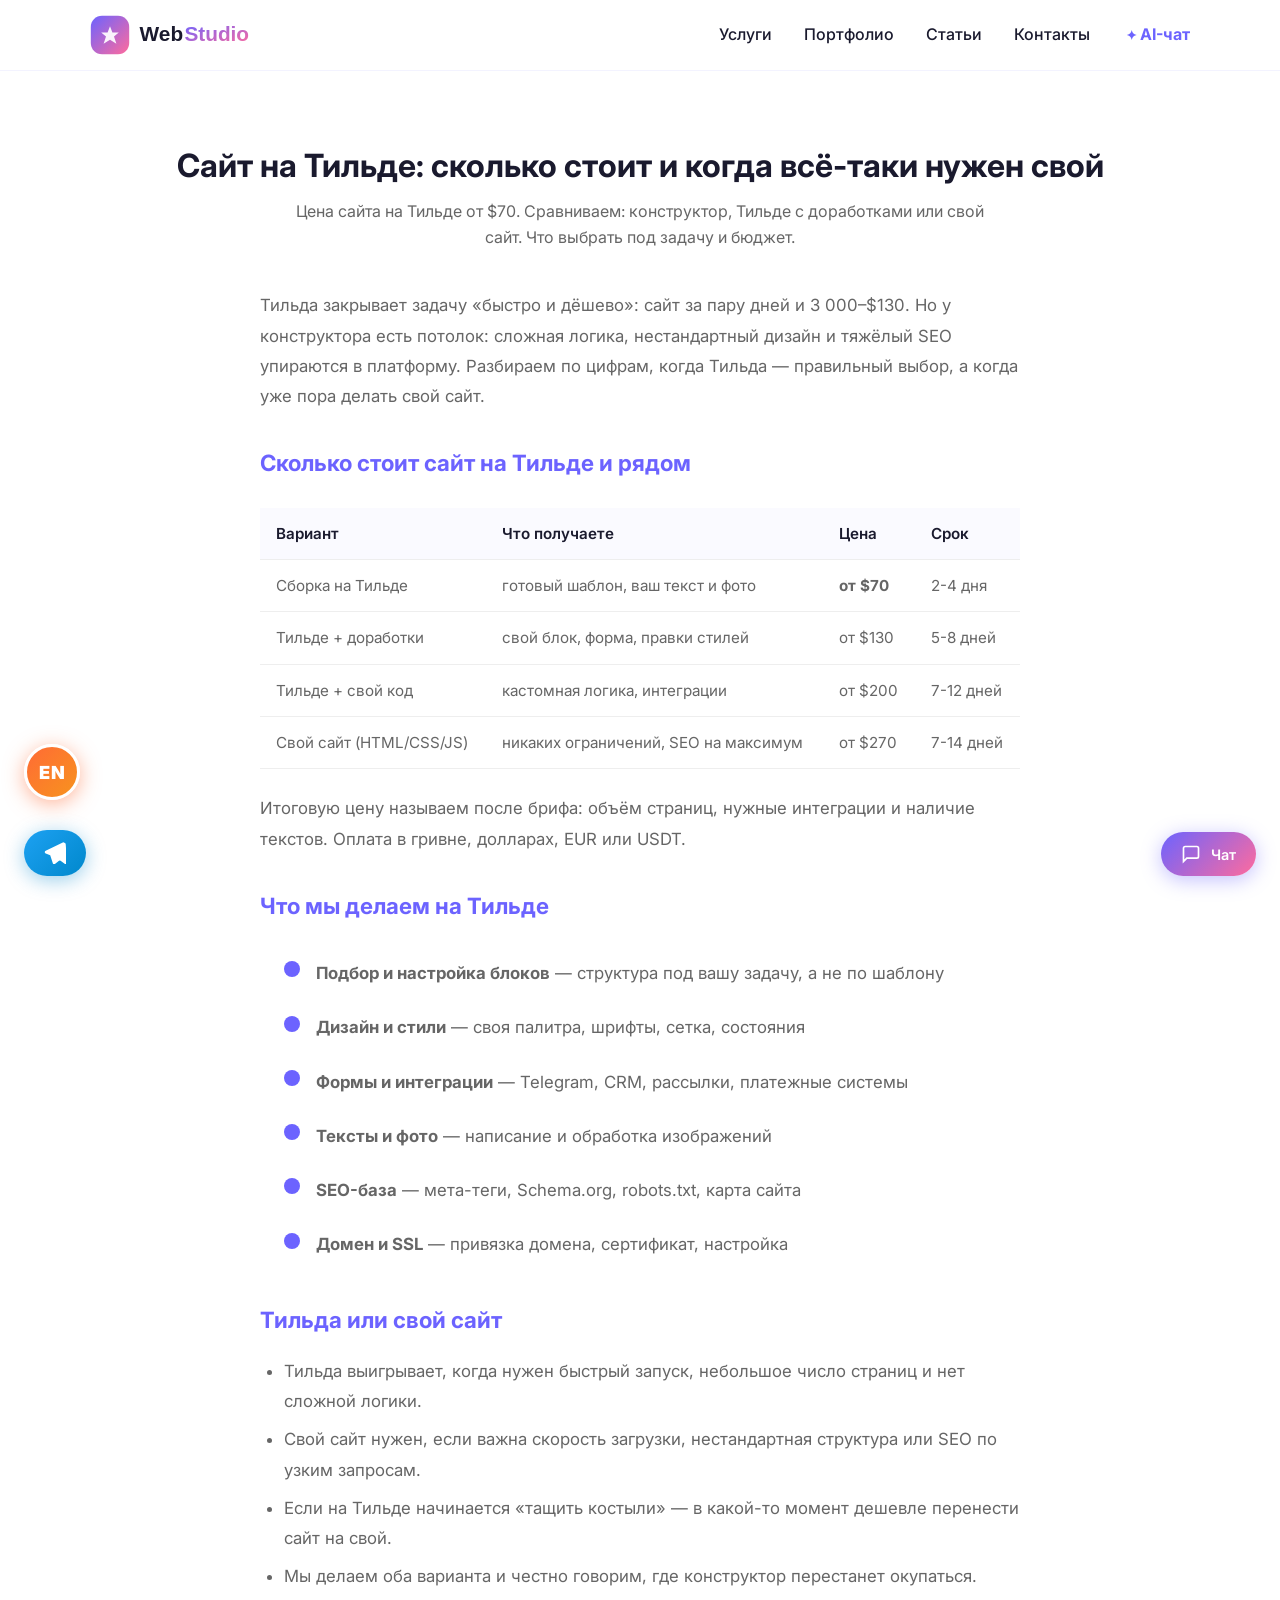
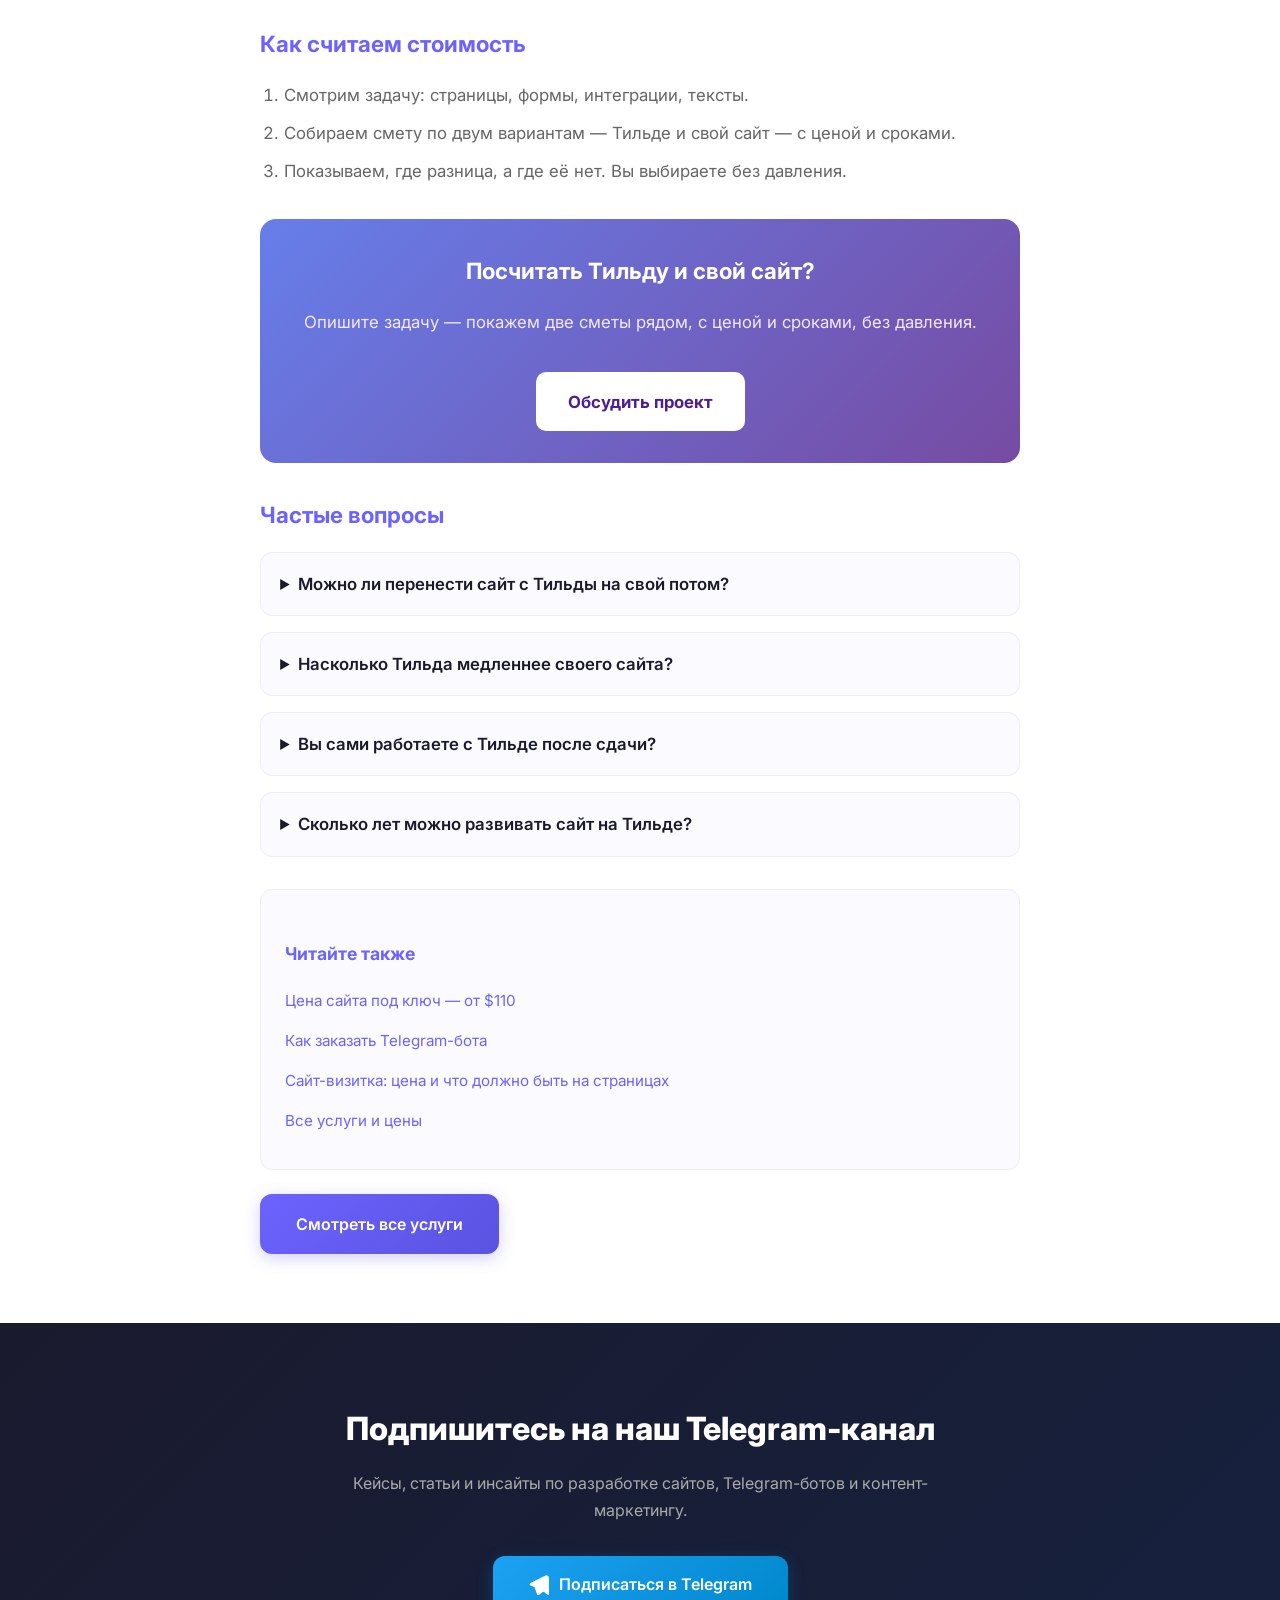
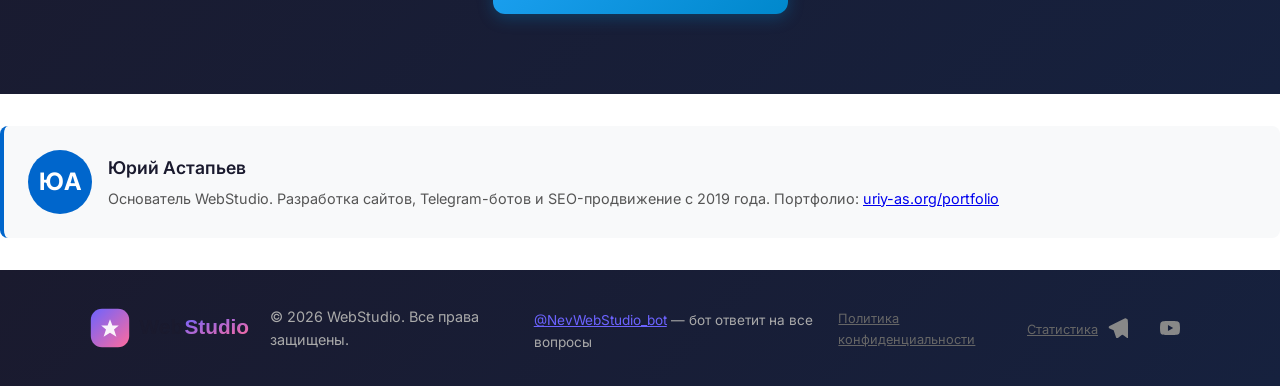
<file: cena-sayta-na-tilde.html>
<!DOCTYPE html>
<html lang="ru">
<head>
    <meta charset="UTF-8">
    <meta name="viewport" content="width=device-width, initial-scale=1.0">
    <link rel="icon" type="image/svg+xml" href="/images/logo.svg">
    <link rel="icon" href="/favicon.ico" sizes="any">
    <link rel="apple-touch-icon" href="/apple-touch-icon.png">
    <title>Сайт на Тильде: цена от $110 или свой сайт от $330</title>
    <meta name="description" content="Когда хватит сайта на Тильде, а когда нужен свой: сравнение цен, сроков и возможностей. Реальные примеры и советы, что выбрать под задачи бизнеса.">
    <meta property="og:title" content="Сайт на Тильде: цена 2026 и когда нужен свой">
    <meta property="og:description" content="Цена сайта на Тильде от $70. Сравниваем: конструктор, Тильде с доработками или свой сайт. Что выбрать под задачу и бюджет.">
    <meta property="og:type" content="website">
    <meta property="og:url" content="https://uriy-as.org/cena-sayta-na-tilde.html">
    <meta property="og:image" content="https://uriy-as.org/og-image.png">
    <meta property="og:image:width" content="1200"><meta property="og:image:height" content="630">
    <meta property="og:locale" content="ru_RU"><meta property="og:site_name" content="WebStudio">
    <meta name="twitter:card" content="summary_large_image">
    <link rel="canonical" href="https://uriy-as.org/cena-sayta-na-tilde.html">
    <link rel="alternate" hreflang="ru" href="https://uriy-as.org/cena-sayta-na-tilde.html">
    <link rel="alternate" hreflang="x-default" href="https://uriy-as.org/cena-sayta-na-tilde.html">
    <link rel="dns-prefetch" href="https://astap.pythonanywhere.com">
    <link rel="preconnect" href="https://astap.pythonanywhere.com" crossorigin>
    <link rel="dns-prefetch" href="https://mc.yandex.ru">
    <link rel="preconnect" href="https://mc.yandex.ru" crossorigin>
    <script async src="https://www.googletagmanager.com/gtag/js?id=G-MY48PMFD5M"></script>
    <script>window.dataLayer=window.dataLayer||[];function gtag(){dataLayer.push(arguments)}gtag('js',new Date());gtag('config','G-MY48PMFD5M')</script>
    <link rel="stylesheet" href="/css/style.css?v=p2-20261106">
    <link rel="preconnect" href="https://fonts.googleapis.com">
    <link href="https://fonts.googleapis.com/css2?family=Inter:wght@400;500;600;700;800&display=swap" rel="stylesheet">
    <script type="application/ld+json">{"@context": "https://schema.org", "@type": "BreadcrumbList", "itemListElement": [{"@type": "ListItem", "position": 1, "name": "Главная", "item": "https://uriy-as.org/"}, {"@type": "ListItem", "position": 2, "name": "Услуги", "item": "https://uriy-as.org/services.html"}, {"@type": "ListItem", "position": 3, "name": "Сайт на Тильде: сколько стоит и когда всё-таки нужен свой"}]}
    </script>
    <script type="application/ld+json">
    {"@context":"https://schema.org","@type":"FAQPage","mainEntity":[{"@type":"Question","name":"Сколько стоит сделать сайт в Харькове?","acceptedAnswer":{"@type":"Answer","text":"Лендинг — от $250, сайт-визитка — от $350, корпоративный сайт — от $600, интернет-магазин — от $800. Точную цену называем после брифа."}},{"@type":"Question","name":"Сколько времени занимает разработка сайта?","acceptedAnswer":{"@type":"Answer","text":"Лендинг — 5-7 дней, сайт-визитка — 7-10 дней, корпоративный сайт — 2-3 недели, интернет-магазин — 3-6 недель."}},{"@type":"Question","name":"Работаете ли вы дистанционно?","acceptedAnswer":{"@type":"Answer","text":"Да, работаем с клиентами из Харькова и всей Украины дистанционно. Общение в Telegram, договор и оплата онлайн."}},{"@type":"Question","name":"Что входит в сайт под ключ?","acceptedAnswer":{"@type":"Answer","text":"Дизайн, вёрстка, адаптация под мобильные, SEO-база, SSL, хостинг и домен на год, форма заявки, аналитика, обучение и поддержка."}}]}
    </script>
    <script type="application/ld+json">
    {"@context":"https://schema.org","@type":"BreadcrumbList","itemListElement":[{"@type":"ListItem","position":1,"name":"Главная","item":"https://uriy-as.org/"},{"@type":"ListItem","position":2,"name":"Услуги","item":"https://uriy-as.org/services.html"},{"@type":"ListItem","position":3,"name":"Создание сайтов в Харькове"}]}
    </script>
    <style>
        .article-hero{padding:140px 0 40px;text-align:center}.article-hero h1{font-size:2rem;margin-bottom:.5rem}
        .article-content{max-width:800px;margin:0 auto;padding-bottom:40px;line-height:1.8;font-size:1.05rem}
        .article-content p{margin-bottom:1.2rem;color:var(--muted)}.article-content h2{font-size:1.4rem;margin:2rem 0 1rem;color:var(--accent)}
        .article-content h3{font-size:1.15rem;margin:1.5rem 0 .8rem}
        .article-content ul,.article-content ol{margin-bottom:1.2rem;padding-left:1.5rem;color:var(--muted)}
        .article-content li{margin-bottom:.5rem}
        .price-table{width:100%;border-collapse:collapse;margin:1.5rem 0;font-size:.95rem}
        .price-table th,.price-table td{padding:.75rem 1rem;text-align:left;border-bottom:1px solid var(--border)}
        .price-table th{background:var(--card-bg);font-weight:600;color:var(--text)}.price-table td{color:var(--muted)}
        .price-highlight{font-weight:700;color:var(--accent)}
        .checklist{list-style:none;padding:0;margin:1.5rem 0}.checklist li{padding:.5rem 0;padding-left:2rem;position:relative;color:var(--muted)}
        .checklist li::before{content:"";position:absolute;left:0;top:.7rem;width:16px;height:16px;background:var(--accent);border-radius:50%}
        .local-cta{margin:2rem 0;padding:2rem;background:linear-gradient(135deg,#667eea,#764ba2);border-radius:16px;color:#fff;text-align:center}
        .local-cta h2{color:#fff;margin-top:0}.local-cta a{display:inline-block;margin-top:1rem;padding:.9rem 2rem;background:#fff;color:#4c1d95;border-radius:10px;font-weight:700;text-decoration:none}
        .related-articles{margin-top:2rem;padding:1.5rem;background:var(--card-bg,#f8f9fa);border-radius:12px;border:1px solid var(--border,#eee)}
        .related-articles h3{font-size:1.1rem;margin-bottom:1rem;color:var(--accent,#2563eb)}
        .related-articles ul{list-style:none;padding:0;margin:0}.related-articles li{margin-bottom:.6rem}
        .related-articles li a{color:var(--accent,#2563eb);text-decoration:none;font-size:.95rem}
    </style>
</head>
<body>
    <header class="header"><div class="container"><div class="header__inner">
        <a href="/" class="logo"><img src="/images/logo.svg" alt="WebStudio" class="logo__img"></a>
        <nav class="nav">
            <a href="/services.html">Услуги</a><a href="/portfolio.html">Портфолио</a><a href="/articles.html">Статьи</a><a href="/#contact">Контакты</a>
            <a href="#" class="nav__bot" onclick="event.preventDefault();document.getElementById('chatBtn').click();this.blur();return false;">AI-чат</a>
        </nav>
        <button class="burger" id="burger" aria-label="Меню"><span></span><span></span><span></span></button>
    </div></div></header>

    <section class="article-hero"><div class="container">
        <h1>Сайт на Тильде: сколько стоит и когда всё-таки нужен свой</h1>
        <p style="max-width:700px;margin:0 auto;color:var(--muted)">Цена сайта на Тильде от $70. Сравниваем: конструктор, Тильде с доработками или свой сайт. Что выбрать под задачу и бюджет.</p>
    </div></section>

<section class="article-content"><div class="container">
        <p>Тильда закрывает задачу «быстро и дёшево»: сайт за пару дней и 3 000–$130. Но у конструктора есть потолок: сложная логика, нестандартный дизайн и тяжёлый SEO упираются в платформу. Разбираем по цифрам, когда Тильда — правильный выбор, а когда уже пора делать свой сайт.</p>

        <h2>Сколько стоит сайт на Тильде и рядом</h2>
        <table class="price-table">
            <thead><tr><th>Вариант</th><th>Что получаете</th><th>Цена</th><th>Срок</th></tr></thead>
            <tbody>
                <tr><td>Сборка на Тильде</td><td>готовый шаблон, ваш текст и фото</td><td class="price-highlight">от $70</td><td>2-4 дня</td></tr>
                <tr><td>Тильде + доработки</td><td>свой блок, форма, правки стилей</td><td>от $130</td><td>5-8 дней</td></tr>
                <tr><td>Тильде + свой код</td><td>кастомная логика, интеграции</td><td>от $200</td><td>7-12 дней</td></tr>
                <tr><td>Свой сайт (HTML/CSS/JS)</td><td>никаких ограничений, SEO на максимум</td><td>от $270</td><td>7-14 дней</td></tr>
            </tbody>
        </table>
        <p>Итоговую цену называем после брифа: объём страниц, нужные интеграции и наличие текстов. Оплата в гривне, долларах, EUR или USDT.</p>

        <h2>Что мы делаем на Тильде</h2>
        <ul class="checklist">
            <li><strong>Подбор и настройка блоков</strong> — структура под вашу задачу, а не по шаблону</li>
            <li><strong>Дизайн и стили</strong> — своя палитра, шрифты, сетка, состояния</li>
            <li><strong>Формы и интеграции</strong> — Telegram, CRM, рассылки, платежные системы</li>
            <li><strong>Тексты и фото</strong> — написание и обработка изображений</li>
            <li><strong>SEO-база</strong> — мета-теги, Schema.org, robots.txt, карта сайта</li>
            <li><strong>Домен и SSL</strong> — привязка домена, сертификат, настройка</li>
        </ul>

        <h2>Тильда или свой сайт</h2>
        <ul>
            <li>Тильда выигрывает, когда нужен быстрый запуск, небольшое число страниц и нет сложной логики.</li>
            <li>Свой сайт нужен, если важна скорость загрузки, нестандартная структура или SEO по узким запросам.</li>
            <li>Если на Тильде начинается «тащить костыли» — в какой-то момент дешевле перенести сайт на свой.</li>
            <li>Мы делаем оба варианта и честно говорим, где конструктор перестанет окупаться.</li>
        </ul>

        <h2>Как считаем стоимость</h2>
        <ol>
            <li>Смотрим задачу: страницы, формы, интеграции, тексты.</li>
            <li>Собираем смету по двум вариантам — Тильде и свой сайт — с ценой и сроками.</li>
            <li>Показываем, где разница, а где её нет. Вы выбираете без давления.</li>
        </ol>

        <div class="local-cta">
            <h2>Посчитать Тильду и свой сайт?</h2>
            <p style="color:#f3e8ff">Опишите задачу — покажем две сметы рядом, с ценой и сроками, без давления.</p>
            <a href="/#contact">Обсудить проект</a>
        </div>

        <h2>Частые вопросы</h2>
        <details style="margin-bottom:1rem;border:1px solid var(--border);border-radius:12px;padding:1rem 1.2rem;background:var(--card-bg);">
            <summary style="font-weight:600;cursor:pointer;">Можно ли перенести сайт с Тильды на свой потом?</summary>
            <p style="margin-top:0.8rem;color:var(--muted);">Да, контент переносится, а URL настраиваются редиректами, чтобы не потерять позиции. Обычно это 3 000–$130 за перенос и 2-4 дня.</p>
        </details>
        <details style="margin-bottom:1rem;border:1px solid var(--border);border-radius:12px;padding:1rem 1.2rem;background:var(--card-bg);">
            <summary style="font-weight:600;cursor:pointer;">Насколько Тильда медленнее своего сайта?</summary>
            <p style="margin-top:0.8rem;color:var(--muted);">На типовых страницах разница небольшая, но на тяжёлых — с множеством блоков и галерей — свой сайт на чистом HTML/CSS грузится заметно быстрее. Это влияет и на SEO, и на конверсию в мобильном интернете.</p>
        </details>
        <details style="margin-bottom:1rem;border:1px solid var(--border);border-radius:12px;padding:1rem 1.2rem;background:var(--card-bg);">
            <summary style="font-weight:600;cursor:pointer;">Вы сами работаете с Тильде после сдачи?</summary>
            <p style="margin-top:0.8rem;color:var(--muted);">Да, передаём доступ и обучаем: как поменять текст, добавить блок, обновить прайс. Если объём правок большой, переходим на свой сайт — поддержка чужой логики съедает больше, чем экономит.</p>
        </details>
        <details style="margin-bottom:1rem;border:1px solid var(--border);border-radius:12px;padding:1rem 1.2rem;background:var(--card-bg);">
            <summary style="font-weight:600;cursor:pointer;">Сколько лет можно развивать сайт на Тильде?</summary>
            <p style="margin-top:0.8rem;color:var(--muted);">Столько, сколько не упрётесь в ограничения платформы. На практике через 1-2 года у растущих проектов появляются задачи, которые на конструкторе решаются дороже, чем переезд на свой код.</p>
        </details>

        <div class="related-articles">
            <h3>Читайте также</h3>
            <ul>
                <li><a href="/cena-sayta-pod-klyuch.html">Цена сайта под ключ — от $110</a></li>
                <li><a href="/blog/kak-zakazat-telegram-bota.html">Как заказать Telegram-бота</a></li>
                <li><a href="/cena-sayta-vizitki.html">Сайт-визитка: цена и что должно быть на страницах</a></li>
                <li><a href="/services.html">Все услуги и цены</a></li>
            </ul>
        </div>
        <p style="margin-top:1.5rem"><a href="/services.html" class="btn btn--primary btn--sm">Смотреть все услуги</a></p>
    </div></section>
<section class="tg-promo section"><div class="container"><div class="tg-promo__inner">
        <h2>Подпишитесь на наш Telegram-канал</h2>
        <p>Кейсы, статьи и инсайты по разработке сайтов, Telegram-ботов и контент-маркетингу.</p>
        <a href="https://t.me/uriy_as59" target="_blank" class="btn btn--tg">
            <svg viewBox="0 0 24 24" fill="currentColor"><path d="M22.26.76a1.73 1.73 0 0 0-1.76-.35L1.84 9.58a1.66 1.66 0 0 0 .05 3.08l4.88 1.9 2.94 8.86a1.38 1.38 0 0 0 .9.87 1.32 1.32 0 0 0 1.2-.21l4.23-3.46a1.8 1.8 0 0 1 2.05-.12l4.85 3.52a1.35 1.35 0 0 0 1.45.12 1.38 1.38 0 0 0 .78-1.15L23.7 2.47a1.73 1.73 0 0 0-1.44-1.71z"/></svg>
            Подписаться в Telegram
        </a>
    </div></div></section>

    <section class="author-box" style="margin:2rem 0;padding:1.5rem;background:#f8f9fa;border-radius:8px;border-left:4px solid #0066cc;">
  <div style="display:flex;align-items:center;gap:1rem;">
    <div style="width:64px;height:64px;border-radius:50%;background:#0066cc;color:#fff;display:flex;align-items:center;justify-content:center;font-size:1.5rem;font-weight:bold;flex-shrink:0;">ЮА</div>
    <div>
      <p style="margin:0;font-weight:600;font-size:1.1rem;">Юрий Астапьев</p>
      <p style="margin:0.25rem 0 0;color:#555;font-size:0.9rem;">Основатель WebStudio. Разработка сайтов, Telegram-ботов и SEO-продвижение с 2019 года. Портфолио: <a href="https://uriy-as.org/portfolio.html">uriy-as.org/portfolio</a></p>
    </div>
  </div>
</section>
<footer class="footer"><div class="container"><div class="footer__inner">
        <div class="footer__left">
            <a href="/" class="logo"><img src="/images/logo.svg" alt="WebStudio" class="logo__img" loading="lazy"></a>
            <p>&copy; 2026 WebStudio. Все права защищены.</p>
            <p style="margin-top:8px;font-size:0.85rem;"><a href="https://t.me/NevWebStudio_bot" target="_blank" style="color:var(--accent);">@NevWebStudio_bot</a> — бот ответит на все вопросы</p>
            <p style="margin-top:4px;font-size:0.8rem;"><a href="/privacy.html" style="color:var(--muted);">Политика конфиденциальности</a></p>
            <p style="margin-top:4px;font-size:0.8rem;"><a href="/stats.html" style="color:var(--muted);">Статистика</a></p>
        </div>
        <div class="footer__social">
            <a href="https://t.me/uriy_as59" target="_blank" aria-label="Telegram"><svg width="20" height="20" viewBox="0 0 24 24" fill="currentColor"><path d="M22.26.76a1.73 1.73 0 0 0-1.76-.35L1.84 9.58a1.66 1.66 0 0 0 .05 3.08l4.88 1.9 2.94 8.86a1.38 1.38 0 0 0 .9.87 1.32 1.32 0 0 0 1.2-.21l4.23-3.46a1.8 1.8 0 0 1 2.05-.12l4.85 3.52a1.35 1.35 0 0 0 1.45.12 1.38 1.38 0 0 0 .78-1.15L23.7 2.47a1.73 1.73 0 0 0-1.44-1.71z"/></svg></a>
            <a href="https://youtube.com/@%D0%AE%D1%81%D1%82%D0%B0%D1%81-%D0%B34%D1%8B" target="_blank" aria-label="YouTube"><svg width="20" height="20" viewBox="0 0 24 24" fill="currentColor"><path d="M23.5 6.2a2.96 2.96 0 0 0-2.08-2.1C19.55 3.5 12 3.5 12 3.5s-7.55 0-9.42.6A2.96 2.96 0 0 0 .5 6.2 30.9 30.9 0 0 0 0 12a30.9 30.9 0 0 0 .5 5.8 2.96 2.96 0 0 0 2.08 2.1c1.87.6 9.42.6 9.42.6s7.55 0 9.42-.6a2.96 2.96 0 0 0 2.08-2.1 30.9 30.9 0 0 0 .5-5.8 30.9 30.9 0 0 0-.5-5.8zM9.55 15.57V8.43L15.82 12l-6.27 3.57z"/></svg></a>
        </div>
    </div></div></footer>

    <a href="https://t.me/uriy_as59" target="_blank" class="tg-float" aria-label="Telegram"><svg viewBox="0 0 24 24" fill="currentColor"><path d="M22.26.76a1.73 1.73 0 0 0-1.76-.35L1.84 9.58a1.66 1.66 0 0 0 .05 3.08l4.88 1.9 2.94 8.86a1.38 1.38 0 0 0 .9.87 1.32 1.32 0 0 0 1.2-.21l4.23-3.46a1.8 1.8 0 0 1 2.05-.12l4.85 3.52a1.35 1.35 0 0 0 1.45.12 1.38 1.38 0 0 0 .78-1.15L23.7 2.47a1.73 1.73 0 0 0-1.44-1.71z"/></svg></a>
    <div class="lang-widget" id="langWidget"><button class="lang-btn-floating" id="langBtnFloat" aria-label="Switch language" onclick="toggleLang()">EN</button></div>
    <div class="chat-widget" id="chatWidget">
        <button class="chat-btn" id="chatBtn" aria-label="Чат"><svg viewBox="0 0 24 24" fill="none" stroke="currentColor" stroke-width="2"><path d="M21 15a2 2 0 0 1-2 2H7l-4 4V5a2 2 0 0 1 2-2h14a2 2 0 0 1 2 2z"/></svg><span>Чат</span></button>
        <div class="chat-popup" id="chatPopup">
            <div class="chat-popup__header"><h4>Чат с WebStudio</h4><button class="chat-popup__close" id="chatClose">&times;</button></div>
            <div class="chat-popup__body" id="chatBody"></div>
            <form class="chat-popup__form" id="chatForm"><input type="text" placeholder="Ваше сообщение..." autocomplete="off" required><button type="submit"><svg viewBox="0 0 24 24" fill="none" stroke="currentColor" stroke-width="2"><line x1="22" y1="2" x2="11" y2="13"/><polygon points="22 2 15 22 11 13 2 9 22 2"/></svg></button></form>
        </div>
    </div>
    <script defer src="/js/script.js?v=p0-20261026"></script>
    <noscript><img src="https://astap.pythonanywhere.com/pixel?page=/sozdanie-saytov-kharkov.html&ref=" style="position:absolute;left:-9999px" alt="" / loading="lazy"></noscript>
    <noscript><div><img src="https://mc.yandex.ru/watch/109350815" style="position:absolute;left:-9999px;" alt="" / loading="lazy"></div></noscript>
    <script>(function(m,e,t,r,i,k,a){m[i]=m[i]||function(){(m[i].a=m[i].a||[]).push(arguments)};m[i].l=1*new Date();for(var j=0;j<document.scripts.length;j++){if(document.scripts[j].src===r){return}}k=e.createElement(t),a=e.getElementsByTagName(t)[0],k.async=1,k.src=r,a.parentNode.insertBefore(k,a)})(window,document,"script","https://mc.yandex.ru/metrika/tag.js","ym");ym(109350815,"init",{clickmap:true,trackLinks:true,accurateTrackBounce:true,webvisor:true});</script>
</body>
</html>
</file>
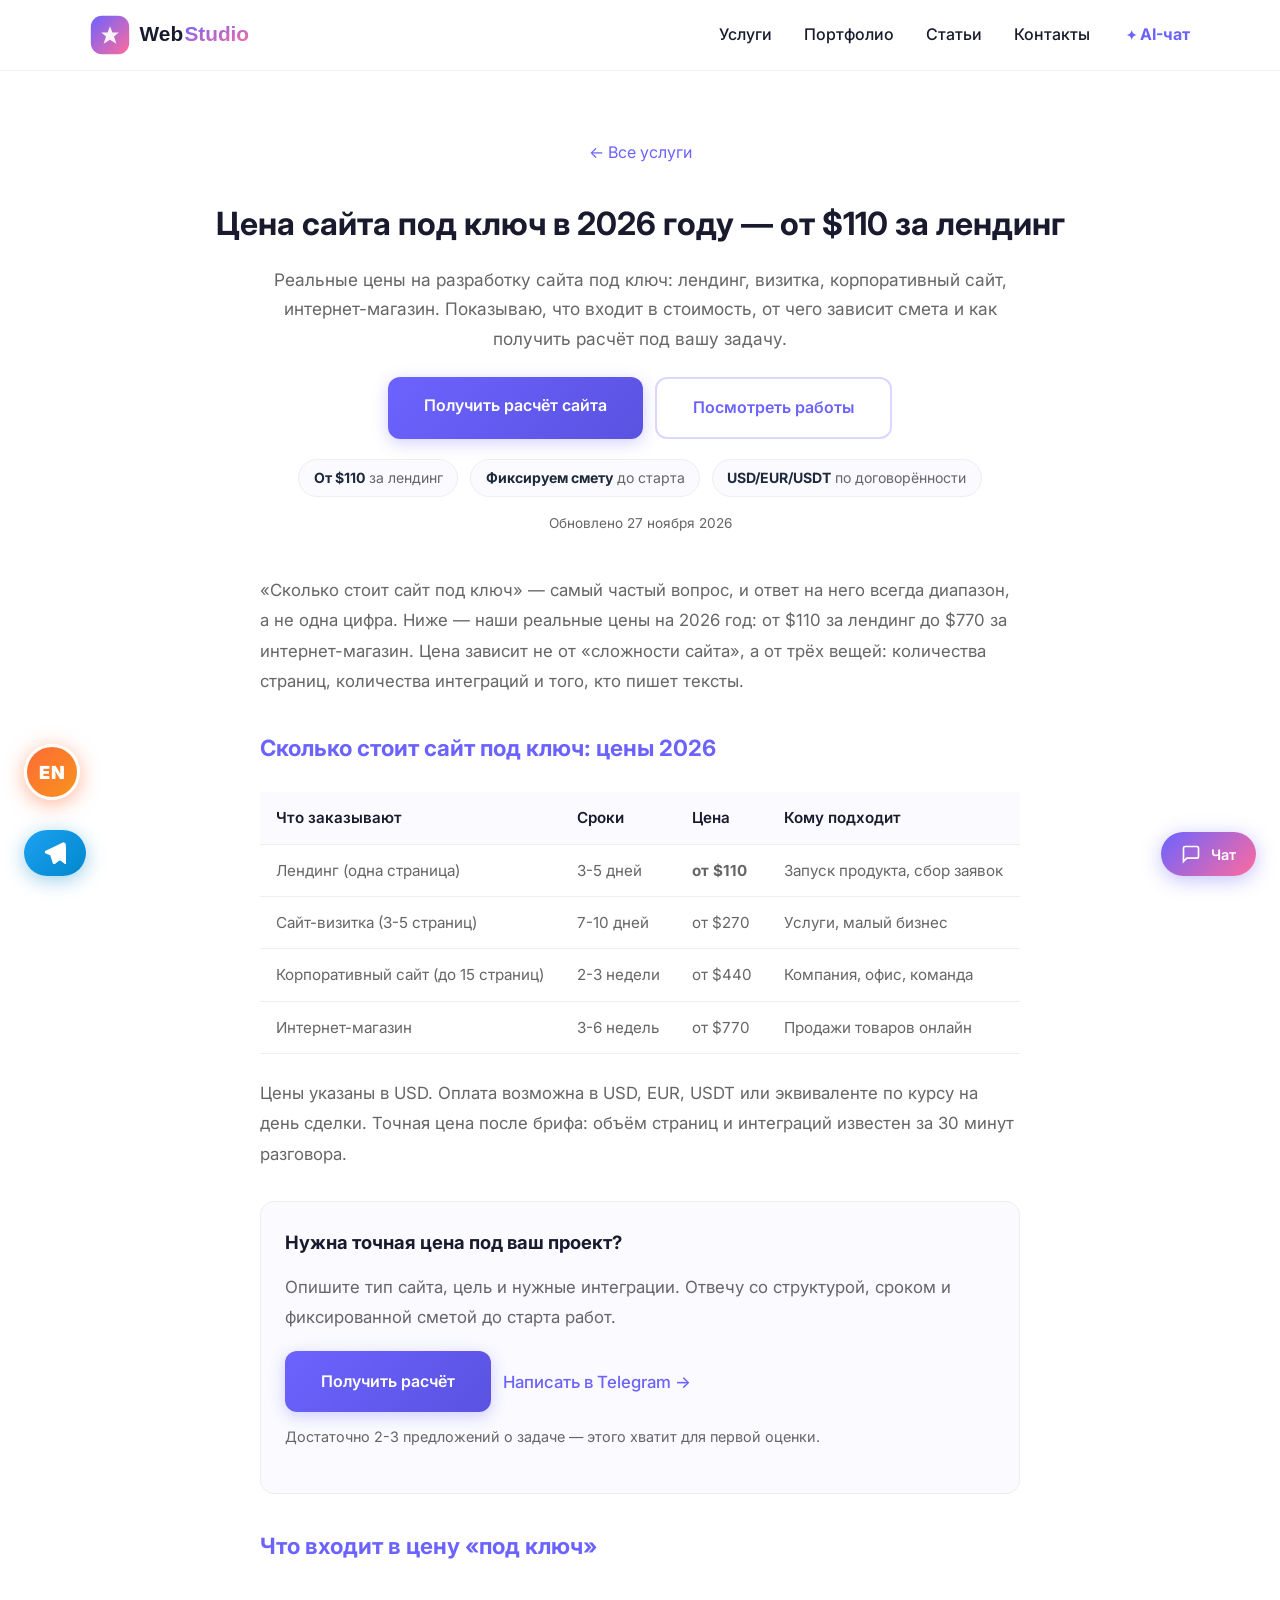
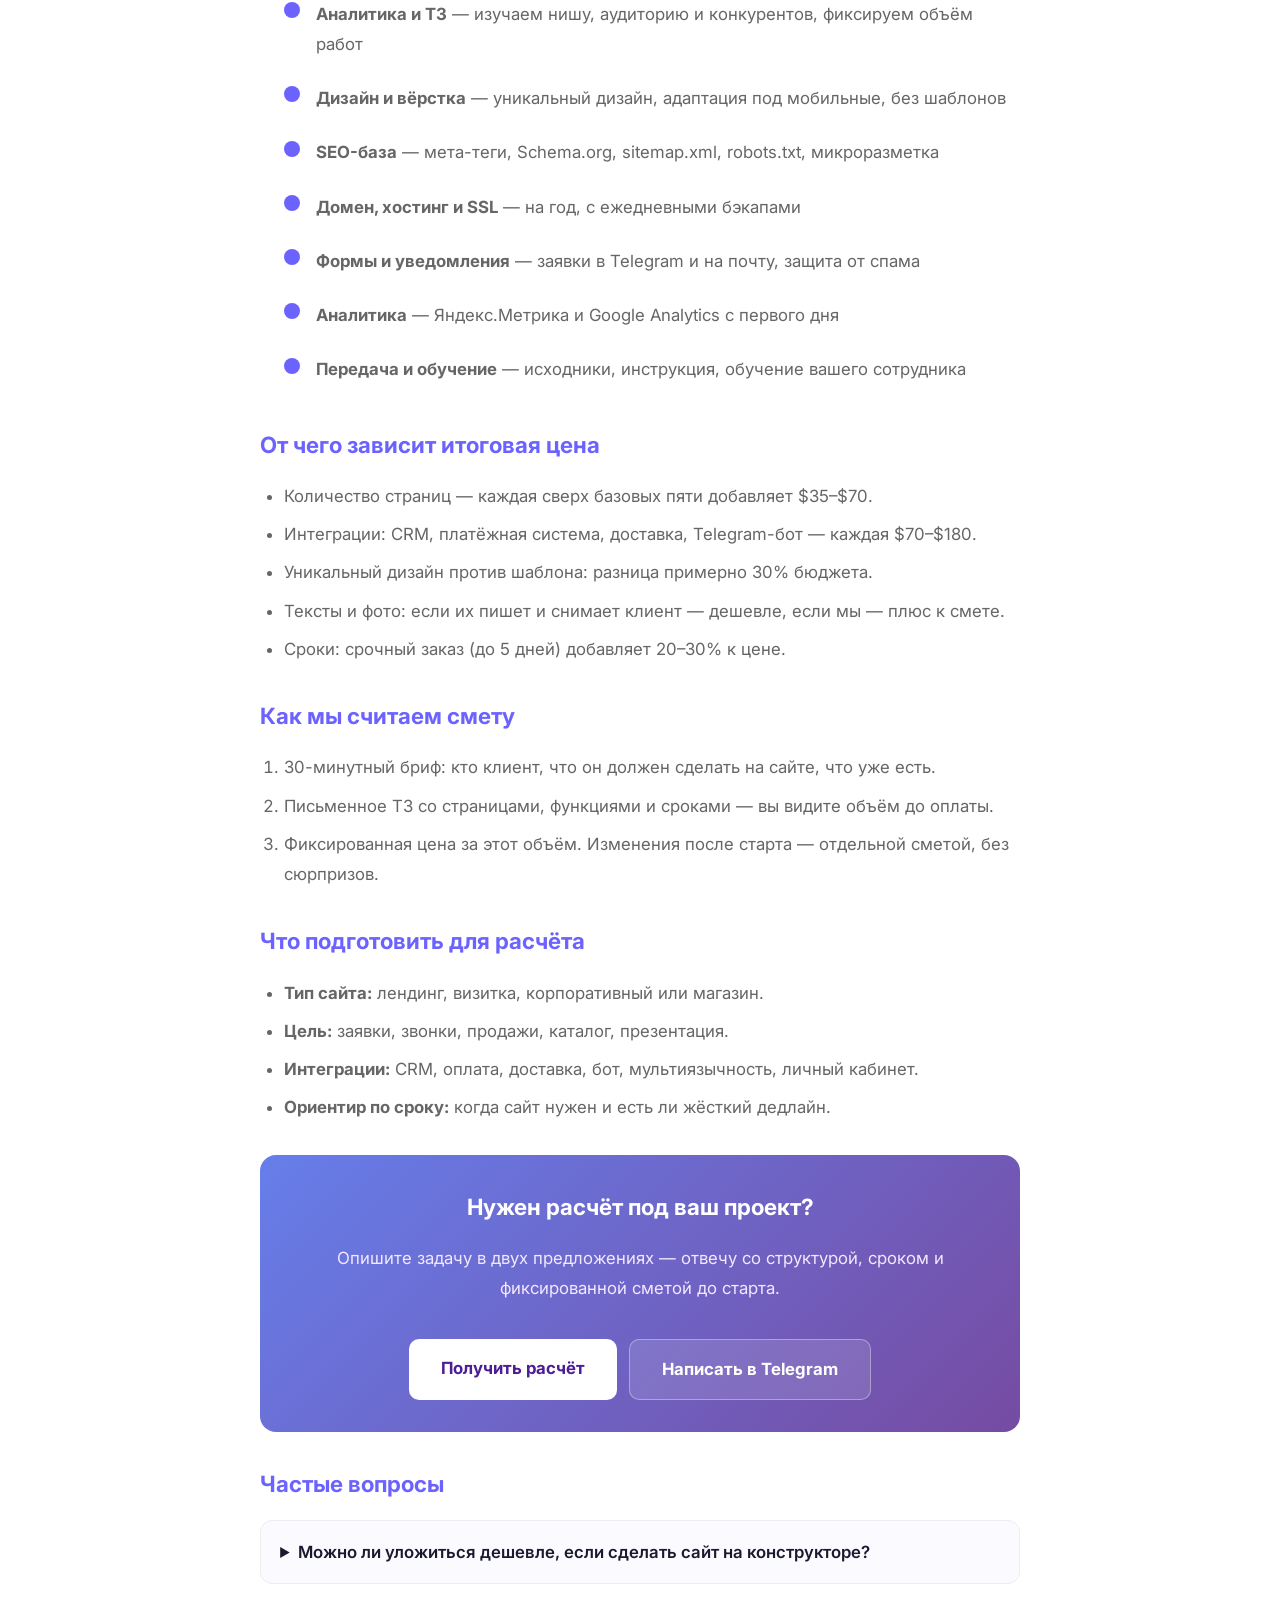
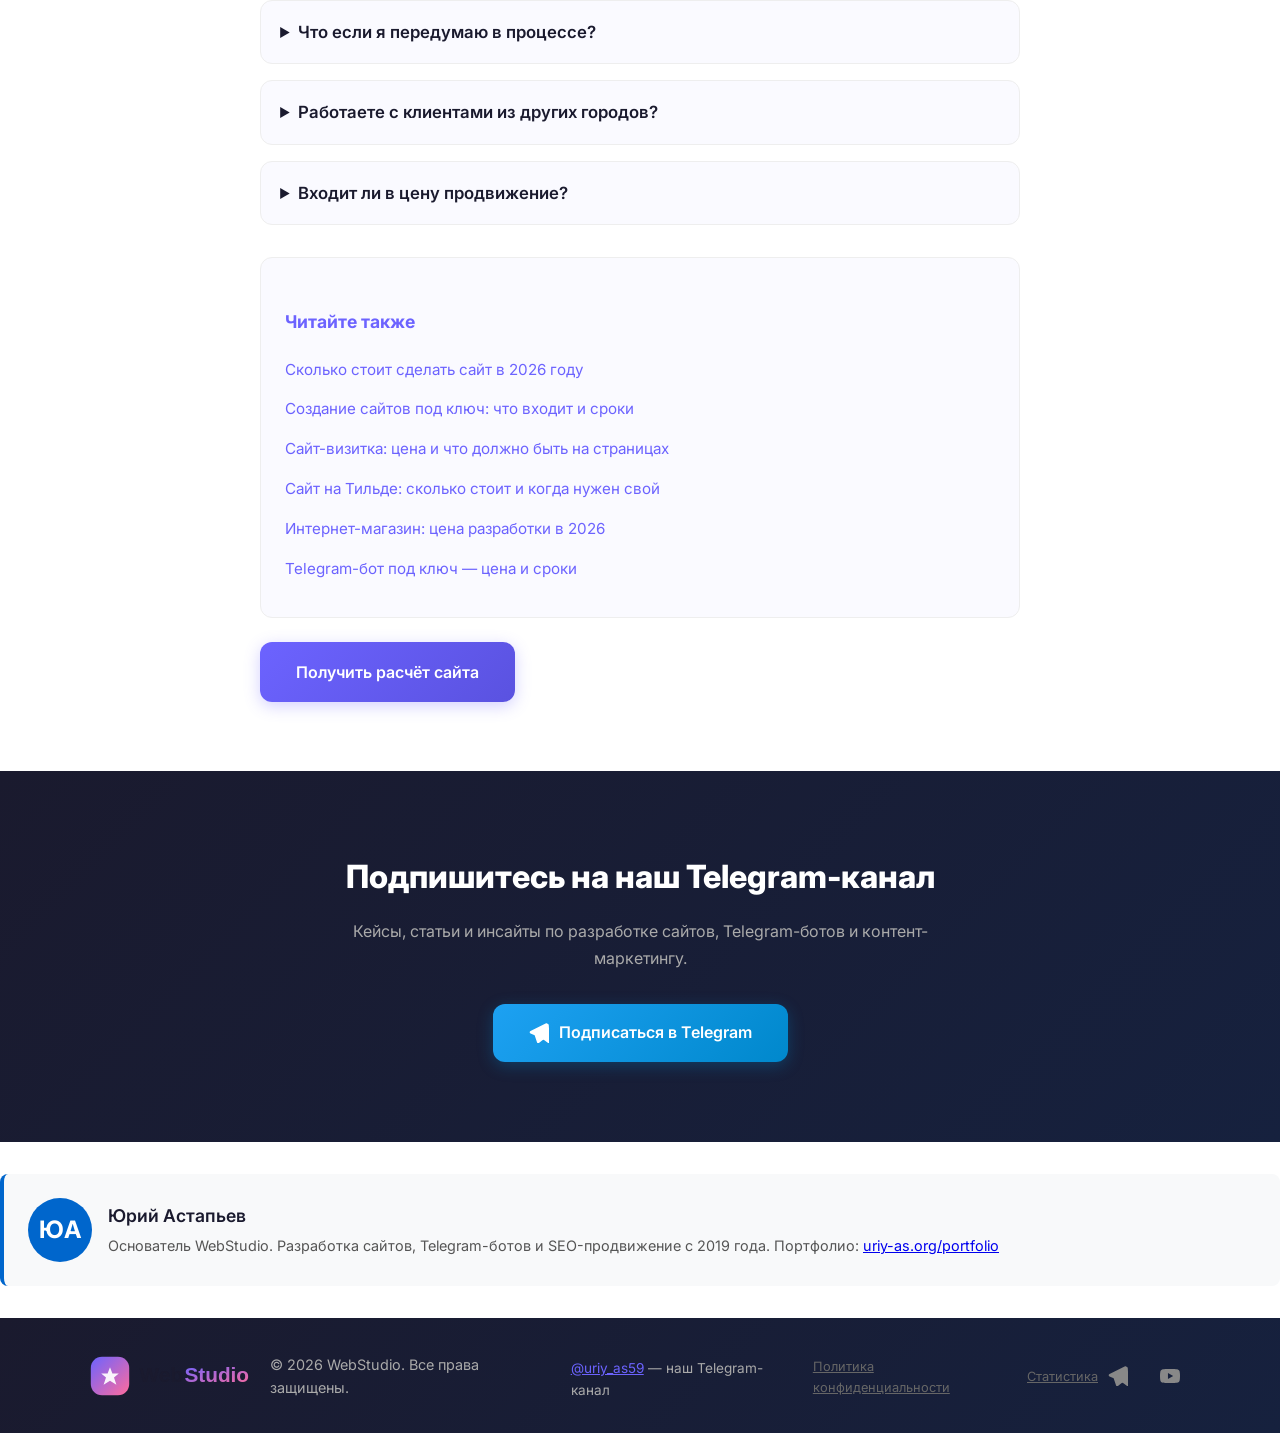
<file: cena-sayta-pod-klyuch.html>
<!DOCTYPE html>
<html lang="ru">
<head>
    <meta charset="UTF-8">
    <meta name="viewport" content="width=device-width, initial-scale=1.0">
    <link rel="icon" type="image/svg+xml" href="/images/logo.svg">
    <link rel="icon" href="/favicon.ico" sizes="any">
    <link rel="apple-touch-icon" href="/apple-touch-icon.png">
    <title>Цена сайта под ключ 2026: от $110 за 5-14 дней | WebStudio</title>
    <meta name="description" content="Сколько стоит сайт под ключ в Украине в 2026: цены по типам проектов, что входит в работу, от чего зависит стоимость и как не переплатить. Разбор на цифрах.">
    <meta property="og:title" content="Цена сайта под ключ 2026 — от $110 | WebStudio">
    <meta property="og:description" content="Реальные цены на разработку сайта под ключ: лендинг, визитка, корпоративный сайт, интернет-магазин. Что входит в цену и как мы считаем смету.">
    <meta property="og:type" content="website">
    <meta property="og:url" content="https://uriy-as.org/cena-sayta-pod-klyuch.html">
    <meta property="og:image" content="https://uriy-as.org/og-image.png">
    <meta property="og:image:width" content="1200"><meta property="og:image:height" content="630">
    <meta property="og:locale" content="ru_RU"><meta property="og:site_name" content="WebStudio">
    <meta name="twitter:card" content="summary_large_image">
    <link rel="canonical" href="https://uriy-as.org/cena-sayta-pod-klyuch.html">
    <link rel="alternate" hreflang="ru" href="https://uriy-as.org/cena-sayta-pod-klyuch.html">
    <link rel="alternate" hreflang="x-default" href="https://uriy-as.org/cena-sayta-pod-klyuch.html">
    <link rel="dns-prefetch" href="https://astap.pythonanywhere.com">
    <link rel="preconnect" href="https://astap.pythonanywhere.com" crossorigin>
    <link rel="dns-prefetch" href="https://mc.yandex.ru">
    <link rel="preconnect" href="https://mc.yandex.ru" crossorigin>
    <script async src="https://www.googletagmanager.com/gtag/js?id=G-MY48PMFD5M"></script>
    <script>window.dataLayer=window.dataLayer||[];function gtag(){dataLayer.push(arguments)}gtag('js',new Date());gtag('config','G-MY48PMFD5M')</script>
    <link rel="stylesheet" href="/css/style.css?v=p2-20261106">
    <link rel="preconnect" href="https://fonts.googleapis.com">
    <link href="https://fonts.googleapis.com/css2?family=Inter:wght@400;500;600;700;800&display=swap" rel="stylesheet">
    <script type="application/ld+json">{"@context": "https://schema.org", "@type": "BreadcrumbList", "itemListElement": [{"@type": "ListItem", "position": 1, "name": "Главная", "item": "https://uriy-as.org/"}, {"@type": "ListItem", "position": 2, "name": "Услуги", "item": "https://uriy-as.org/services.html"}, {"@type": "ListItem", "position": 3, "name": "Цена сайта под ключ в 2026 году — от $110 за лендинг"}]}
    </script>
    <script type="application/ld+json">
    {"@context":"https://schema.org","@type":"FAQPage","mainEntity":[{"@type":"Question","name":"Сколько стоит сделать сайт в Харькове?","acceptedAnswer":{"@type":"Answer","text":"Лендинг — от $110, сайт-визитка — от $270, корпоративный сайт — от $440, интернет-магазин — от $770. Точную цену называем после брифа."}},{"@type":"Question","name":"Сколько времени занимает разработка сайта?","acceptedAnswer":{"@type":"Answer","text":"Лендинг — 5-7 дней, сайт-визитка — 7-10 дней, корпоративный сайт — 2-3 недели, интернет-магазин — 3-6 недель."}},{"@type":"Question","name":"Работаете ли вы дистанционно?","acceptedAnswer":{"@type":"Answer","text":"Да, работаем с клиентами из Харькова и всей Украины дистанционно. Общение в Telegram, договор и оплата онлайн."}},{"@type":"Question","name":"Что входит в сайт под ключ?","acceptedAnswer":{"@type":"Answer","text":"Дизайн, вёрстка, адаптация под мобильные, SEO-база, SSL, хостинг и домен на год, форма заявки, аналитика, обучение и поддержка."}}]}
    </script>

    <style>
        .article-hero{padding:140px 0 40px;text-align:center}.article-hero h1{font-size:2rem;margin-bottom:.5rem}
        .article-content{max-width:800px;margin:0 auto;padding-bottom:40px;line-height:1.8;font-size:1.05rem}
        .article-content p{margin-bottom:1.2rem;color:var(--muted)}.article-content h2{font-size:1.4rem;margin:2rem 0 1rem;color:var(--accent)}
        .article-content h3{font-size:1.15rem;margin:1.5rem 0 .8rem}
        .article-content ul,.article-content ol{margin-bottom:1.2rem;padding-left:1.5rem;color:var(--muted)}
        .article-content li{margin-bottom:.5rem}
        .price-table{width:100%;border-collapse:collapse;margin:1.5rem 0;font-size:.95rem}
        .price-table th,.price-table td{padding:.75rem 1rem;text-align:left;border-bottom:1px solid var(--border)}
        .price-table th{background:var(--card-bg);font-weight:600;color:var(--text)}.price-table td{color:var(--muted)}
        .price-highlight{font-weight:700;color:var(--accent)}
        .checklist{list-style:none;padding:0;margin:1.5rem 0}.checklist li{padding:.5rem 0;padding-left:2rem;position:relative;color:var(--muted)}
        .checklist li::before{content:"";position:absolute;left:0;top:.7rem;width:16px;height:16px;background:var(--accent);border-radius:50%}
        .local-cta{margin:2rem 0;padding:2rem;background:linear-gradient(135deg,#667eea,#764ba2);border-radius:16px;color:#fff;text-align:center}
        .local-cta h2{color:#fff;margin-top:0}.local-cta a{display:inline-block;margin-top:1rem;padding:.9rem 2rem;background:#fff;color:#4c1d95;border-radius:10px;font-weight:700;text-decoration:none}
        .related-articles{margin-top:2rem;padding:1.5rem;background:var(--card-bg,#f8f9fa);border-radius:12px;border:1px solid var(--border,#eee)}
        .related-articles h3{font-size:1.1rem;margin-bottom:1rem;color:var(--accent,#2563eb)}
        .related-articles ul{list-style:none;padding:0;margin:0}.related-articles li{margin-bottom:.6rem}
        .related-articles li a{color:var(--accent,#2563eb);text-decoration:none;font-size:.95rem}
        .hero-cta{display:flex;gap:.75rem;justify-content:center;flex-wrap:wrap;margin-top:1.5rem}
        .hero-proof{display:flex;gap:.75rem;justify-content:center;flex-wrap:wrap;margin-top:1.25rem}
        .hero-proof__item{background:var(--card-bg,#f8fafc);border:1px solid var(--border,#dbe4ee);border-radius:999px;padding:.45rem .9rem;font-size:.88rem;color:var(--muted)}
        .hero-proof__item strong{color:var(--text,#1e293b)}
        .cta-box{margin:2rem 0;padding:1.5rem;border:1px solid var(--border,#dbe4ee);border-radius:14px;background:var(--card-bg,#f8fafc)}
        .cta-box h3{margin-top:0}
        .cta-box__note{margin-top:.75rem;font-size:.9rem;color:var(--muted)}
        .cta-box__actions{display:flex;gap:.75rem;flex-wrap:wrap;align-items:center;margin-top:.5rem}
        .cta-box__link{color:var(--accent);text-decoration:none;font-weight:500}
        .steps{display:grid;grid-template-columns:repeat(auto-fit,minmax(180px,1fr));gap:1rem;margin:1.2rem 0 1.8rem}
        .step{padding:1rem;border:1px solid var(--border,#dbe4ee);border-radius:12px;background:var(--card-bg,#f8fafc)}
        .step__num{display:inline-flex;align-items:center;justify-content:center;width:28px;height:28px;border-radius:50%;background:var(--accent,#2563eb);color:#fff;font-size:.85rem;font-weight:700;margin-bottom:.5rem}
        .step h3{font-size:1rem;margin:.1rem 0 .35rem;color:var(--text,#1e293b)}
        .step p{margin:0;font-size:.92rem;line-height:1.55;color:var(--muted)}
        @media(max-width:720px){.hero-cta{flex-direction:column;align-items:stretch}.hero-cta .btn{text-align:center}}
    </style>
</head>
<body>
    <header class="header"><div class="container"><div class="header__inner">
        <a href="/" class="logo"><img src="/images/logo.svg" alt="WebStudio" class="logo__img"></a>
        <nav class="nav">
            <a href="/services.html">Услуги</a><a href="/portfolio.html">Портфолио</a><a href="/articles.html">Статьи</a><a href="/#contact">Контакты</a>
            <a href="#" class="nav__bot" onclick="event.preventDefault();document.getElementById('chatBtn').click();this.blur();return false;">AI-чат</a>
        </nav>
        <button class="burger" id="burger" aria-label="Меню"><span></span><span></span><span></span></button>
    </div></div></header>

    <section class="article-hero"><div class="container">
        <a href="/services.html" style="display:inline-block;margin-bottom:2rem;color:var(--accent);text-decoration:none;">&larr; Все услуги</a>
        <h1>Цена сайта под ключ в 2026 году — от $110 за лендинг</h1>
        <p style="max-width:760px;margin:1rem auto 0;color:var(--muted);font-size:1.08rem;line-height:1.7">Реальные цены на разработку сайта под ключ: лендинг, визитка, корпоративный сайт, интернет-магазин. Показываю, что входит в стоимость, от чего зависит смета и как получить расчёт под вашу задачу.</p>
        <div class="hero-cta">
            <a href="/#contact" class="btn btn--primary">Получить расчёт сайта</a>
            <a href="/portfolio.html" class="btn btn--outline">Посмотреть работы</a>
        </div>
        <div class="hero-proof">
            <span class="hero-proof__item"><strong>От $110</strong> за лендинг</span>
            <span class="hero-proof__item"><strong>Фиксируем смету</strong> до старта</span>
            <span class="hero-proof__item"><strong>USD/EUR/USDT</strong> по договорённости</span>
        </div>
        <div style="font-size:.85rem;color:var(--muted);margin-top:1rem">Обновлено 27 ноября 2026</div>
    </div></section>

<section class="article-content"><div class="container">
        <p>«Сколько стоит сайт под ключ» — самый частый вопрос, и ответ на него всегда диапазон, а не одна цифра. Ниже — наши реальные цены на 2026 год: от $110 за лендинг до $770 за интернет-магазин. Цена зависит не от «сложности сайта», а от трёх вещей: количества страниц, количества интеграций и того, кто пишет тексты.</p>

        <h2>Сколько стоит сайт под ключ: цены 2026</h2>
        <table class="price-table">
            <thead><tr><th>Что заказывают</th><th>Сроки</th><th>Цена</th><th>Кому подходит</th></tr></thead>
            <tbody>
                <tr><td>Лендинг (одна страница)</td><td>3-5 дней</td><td class="price-highlight">от $110</td><td>Запуск продукта, сбор заявок</td></tr>
                <tr><td>Сайт-визитка (3-5 страниц)</td><td>7-10 дней</td><td>от $270</td><td>Услуги, малый бизнес</td></tr>
                <tr><td>Корпоративный сайт (до 15 страниц)</td><td>2-3 недели</td><td>от $440</td><td>Компания, офис, команда</td></tr>
                <tr><td>Интернет-магазин</td><td>3-6 недель</td><td>от $770</td><td>Продажи товаров онлайн</td></tr>
            </tbody>
        </table>
        <p>Цены указаны в USD. Оплата возможна в USD, EUR, USDT или эквиваленте по курсу на день сделки. Точная цена после брифа: объём страниц и интеграций известен за 30 минут разговора.</p>

        <div class="cta-box">
            <h3>Нужна точная цена под ваш проект?</h3>
            <p>Опишите тип сайта, цель и нужные интеграции. Отвечу со структурой, сроком и фиксированной сметой до старта работ.</p>
            <div class="cta-box__actions">
                <a href="/#contact" class="btn btn--primary btn--sm">Получить расчёт</a>
                <a href="https://t.me/uriy_as59" target="_blank" class="cta-box__link">Написать в Telegram →</a>
            </div>
            <p class="cta-box__note">Достаточно 2-3 предложений о задаче — этого хватит для первой оценки.</p>
        </div>

        <h2>Что входит в цену «под ключ»</h2>
        <ul class="checklist">
            <li><strong>Аналитика и ТЗ</strong> — изучаем нишу, аудиторию и конкурентов, фиксируем объём работ</li>
            <li><strong>Дизайн и вёрстка</strong> — уникальный дизайн, адаптация под мобильные, без шаблонов</li>
            <li><strong>SEO-база</strong> — мета-теги, Schema.org, sitemap.xml, robots.txt, микроразметка</li>
            <li><strong>Домен, хостинг и SSL</strong> — на год, с ежедневными бэкапами</li>
            <li><strong>Формы и уведомления</strong> — заявки в Telegram и на почту, защита от спама</li>
            <li><strong>Аналитика</strong> — Яндекс.Метрика и Google Analytics с первого дня</li>
            <li><strong>Передача и обучение</strong> — исходники, инструкция, обучение вашего сотрудника</li>
        </ul>

        <h2>От чего зависит итоговая цена</h2>
        <ul>
            <li>Количество страниц — каждая сверх базовых пяти добавляет $35–$70.</li>
            <li>Интеграции: CRM, платёжная система, доставка, Telegram-бот — каждая $70–$180.</li>
            <li>Уникальный дизайн против шаблона: разница примерно 30% бюджета.</li>
            <li>Тексты и фото: если их пишет и снимает клиент — дешевле, если мы — плюс к смете.</li>
            <li>Сроки: срочный заказ (до 5 дней) добавляет 20–30% к цене.</li>
        </ul>

        <h2>Как мы считаем смету</h2>
        <ol>
            <li>30-минутный бриф: кто клиент, что он должен сделать на сайте, что уже есть.</li>
            <li>Письменное ТЗ со страницами, функциями и сроками — вы видите объём до оплаты.</li>
            <li>Фиксированная цена за этот объём. Изменения после старта — отдельной сметой, без сюрпризов.</li>
        </ol>

        <h2>Что подготовить для расчёта</h2>
        <ul>
            <li><strong>Тип сайта:</strong> лендинг, визитка, корпоративный или магазин.</li>
            <li><strong>Цель:</strong> заявки, звонки, продажи, каталог, презентация.</li>
            <li><strong>Интеграции:</strong> CRM, оплата, доставка, бот, мультиязычность, личный кабинет.</li>
            <li><strong>Ориентир по сроку:</strong> когда сайт нужен и есть ли жёсткий дедлайн.</li>
        </ul>

        <div class="local-cta">
            <h2>Нужен расчёт под ваш проект?</h2>
            <p style="color:#f3e8ff">Опишите задачу в двух предложениях — отвечу со структурой, сроком и фиксированной сметой до старта.</p>
            <div style="display:flex;gap:.75rem;justify-content:center;flex-wrap:wrap;margin-top:1rem">
                <a href="/#contact" style="display:inline-block;padding:.9rem 2rem;background:#fff;color:#4c1d95;border-radius:10px;font-weight:700;text-decoration:none">Получить расчёт</a>
                <a href="https://t.me/uriy_as59" target="_blank" style="display:inline-block;padding:.9rem 2rem;background:rgba(255,255,255,.12);color:#fff;border:1px solid rgba(255,255,255,.35);border-radius:10px;font-weight:700;text-decoration:none">Написать в Telegram</a>
            </div>
        </div>

        <h2>Частые вопросы</h2>
        <details style="margin-bottom:1rem;border:1px solid var(--border);border-radius:12px;padding:1rem 1.2rem;background:var(--card-bg);">
            <summary style="font-weight:600;cursor:pointer;">Можно ли уложиться дешевле, если сделать сайт на конструкторе?</summary>
            <p style="margin-top:0.8rem;color:var(--muted);">Да, и иногда это разумно. На Тильде лендинг может стоить $70–$130, но вы получаете чужой дизайн, ограничения по SEO и зависимость от платформы. Мы делаем такие страницы как отдельную услугу — сравнение в статье «Сайт на Тильде: цена и когда всё-таки нужен свой».</p>
        </details>
        <details style="margin-bottom:1rem;border:1px solid var(--border);border-radius:12px;padding:1rem 1.2rem;background:var(--card-bg);">
            <summary style="font-weight:600;cursor:pointer;">Что если я передумаю в процессе?</summary>
            <p style="margin-top:0.8rem;color:var(--muted);">Работы идут этапами, оплата — по этапам. До старта вы видите ТЗ и смету; отказ возможен до старта второго этапа без потери первого.</p>
        </details>
        <details style="margin-bottom:1rem;border:1px solid var(--border);border-radius:12px;padding:1rem 1.2rem;background:var(--card-bg);">
            <summary style="font-weight:600;cursor:pointer;">Работаете с клиентами из других городов?</summary>
            <p style="margin-top:0.8rem;color:var(--muted);">Да. Работаем дистанционно по всей Украине и за рубежом: общение в Telegram или Zoom, договор и оплата онлайн, демонстрация — по ссылке на тестовый стенд.</p>
        </details>
        <details style="margin-bottom:1rem;border:1px solid var(--border);border-radius:12px;padding:1rem 1.2rem;background:var(--card-bg);">
            <summary style="font-weight:600;cursor:pointer;">Входит ли в цену продвижение?</summary>
            <p style="margin-top:0.8rem;color:var(--muted);">Нет, SEO-база входит, а вот продвижение — отдельная услуга от $70/мес. Сначала сайт должен быть готов к индексации, иначе бюджет на рекламу уходит в пустоту.</p>
        </details>

        <div class="related-articles">
            <h3>Читайте также</h3>
            <ul>
                <li><a href="/blog/skolko-stoit-sait.html">Сколько стоит сделать сайт в 2026 году</a></li>
                <li><a href="/blog/sozdanie-saytov-pod-klyuch.html">Создание сайтов под ключ: что входит и сроки</a></li>
                <li><a href="/cena-sayta-vizitki.html">Сайт-визитка: цена и что должно быть на страницах</a></li>
                <li><a href="/cena-sayta-na-tilde.html">Сайт на Тильде: сколько стоит и когда нужен свой</a></li>
                <li><a href="/cena-internet-magazina.html">Интернет-магазин: цена разработки в 2026</a></li>
                <li><a href="/telegram-bot-pod-klyuch.html">Telegram-бот под ключ — цена и сроки</a></li>
            </ul>
        </div>
        <p style="margin-top:1.5rem"><a href="/#contact" class="btn btn--primary btn--sm">Получить расчёт сайта</a></p>
    </div></section>
<section class="tg-promo section"><div class="container"><div class="tg-promo__inner">
        <h2>Подпишитесь на наш Telegram-канал</h2>
        <p>Кейсы, статьи и инсайты по разработке сайтов, Telegram-ботов и контент-маркетингу.</p>
        <a href="https://t.me/uriy_as59" target="_blank" class="btn btn--tg">
            <svg viewBox="0 0 24 24" fill="currentColor"><path d="M22.26.76a1.73 1.73 0 0 0-1.76-.35L1.84 9.58a1.66 1.66 0 0 0 .05 3.08l4.88 1.9 2.94 8.86a1.38 1.38 0 0 0 .9.87 1.32 1.32 0 0 0 1.2-.21l4.23-3.46a1.8 1.8 0 0 1 2.05-.12l4.85 3.52a1.35 1.35 0 0 0 1.45.12 1.38 1.38 0 0 0 .78-1.15L23.7 2.47a1.73 1.73 0 0 0-1.44-1.71z"/></svg>
            Подписаться в Telegram
        </a>
    </div></div></section>

    <section class="author-box" style="margin:2rem 0;padding:1.5rem;background:#f8f9fa;border-radius:8px;border-left:4px solid #0066cc;">
  <div style="display:flex;align-items:center;gap:1rem;">
    <div style="width:64px;height:64px;border-radius:50%;background:#0066cc;color:#fff;display:flex;align-items:center;justify-content:center;font-size:1.5rem;font-weight:bold;flex-shrink:0;">ЮА</div>
    <div>
      <p style="margin:0;font-weight:600;font-size:1.1rem;">Юрий Астапьев</p>
      <p style="margin:0.25rem 0 0;color:#555;font-size:0.9rem;">Основатель WebStudio. Разработка сайтов, Telegram-ботов и SEO-продвижение с 2019 года. Портфолио: <a href="https://uriy-as.org/portfolio.html">uriy-as.org/portfolio</a></p>
    </div>
  </div>
</section>
<footer class="footer"><div class="container"><div class="footer__inner">
        <div class="footer__left">
            <a href="/" class="logo"><img src="/images/logo.svg" alt="WebStudio" class="logo__img" loading="lazy"></a>
            <p>&copy; 2026 WebStudio. Все права защищены.</p>
            <p style="margin-top:8px;font-size:0.85rem;"><a href="https://t.me/uriy_as59" target="_blank" style="color:var(--accent);">@uriy_as59</a> — наш Telegram-канал</p>
            <p style="margin-top:4px;font-size:0.8rem;"><a href="/privacy.html" style="color:var(--muted);">Политика конфиденциальности</a></p>
            <p style="margin-top:4px;font-size:0.8rem;"><a href="/stats.html" style="color:var(--muted);">Статистика</a></p>
        </div>
        <div class="footer__social">
            <a href="https://t.me/uriy_as59" target="_blank" aria-label="Telegram"><svg width="20" height="20" viewBox="0 0 24 24" fill="currentColor"><path d="M22.26.76a1.73 1.73 0 0 0-1.76-.35L1.84 9.58a1.66 1.66 0 0 0 .05 3.08l4.88 1.9 2.94 8.86a1.38 1.38 0 0 0 .9.87 1.32 1.32 0 0 0 1.2-.21l4.23-3.46a1.8 1.8 0 0 1 2.05-.12l4.85 3.52a1.35 1.35 0 0 0 1.45.12 1.38 1.38 0 0 0 .78-1.15L23.7 2.47a1.73 1.73 0 0 0-1.44-1.71z"/></svg></a>
            <a href="https://youtube.com/@%D0%AE%D1%81%D1%82%D0%B0%D1%81-%D0%B34%D1%8B" target="_blank" aria-label="YouTube"><svg width="20" height="20" viewBox="0 0 24 24" fill="currentColor"><path d="M23.5 6.2a2.96 2.96 0 0 0-2.08-2.1C19.55 3.5 12 3.5 12 3.5s-7.55 0-9.42.6A2.96 2.96 0 0 0 .5 6.2 30.9 30.9 0 0 0 0 12a30.9 30.9 0 0 0 .5 5.8 2.96 2.96 0 0 0 2.08 2.1c1.87.6 9.42.6 9.42.6s7.55 0 9.42-.6a2.96 2.96 0 0 0 2.08-2.1 30.9 30.9 0 0 0 .5-5.8 30.9 30.9 0 0 0-.5-5.8zM9.55 15.57V8.43L15.82 12l-6.27 3.57z"/></svg></a>
        </div>
    </div></div></footer>

    <a href="https://t.me/uriy_as59" target="_blank" class="tg-float" aria-label="Telegram"><svg viewBox="0 0 24 24" fill="currentColor"><path d="M22.26.76a1.73 1.73 0 0 0-1.76-.35L1.84 9.58a1.66 1.66 0 0 0 .05 3.08l4.88 1.9 2.94 8.86a1.38 1.38 0 0 0 .9.87 1.32 1.32 0 0 0 1.2-.21l4.23-3.46a1.8 1.8 0 0 1 2.05-.12l4.85 3.52a1.35 1.35 0 0 0 1.45.12 1.38 1.38 0 0 0 .78-1.15L23.7 2.47a1.73 1.73 0 0 0-1.44-1.71z"/></svg></a>
    <div class="lang-widget" id="langWidget"><button class="lang-btn-floating" id="langBtnFloat" aria-label="Switch language" onclick="toggleLang()">EN</button></div>
    <div class="chat-widget" id="chatWidget">
        <button class="chat-btn" id="chatBtn" aria-label="Чат"><svg viewBox="0 0 24 24" fill="none" stroke="currentColor" stroke-width="2"><path d="M21 15a2 2 0 0 1-2 2H7l-4 4V5a2 2 0 0 1 2-2h14a2 2 0 0 1 2 2z"/></svg><span>Чат</span></button>
        <div class="chat-popup" id="chatPopup">
            <div class="chat-popup__header"><h4>Чат с WebStudio</h4><button class="chat-popup__close" id="chatClose">&times;</button></div>
            <div class="chat-popup__body" id="chatBody"></div>
            <form class="chat-popup__form" id="chatForm"><input type="text" placeholder="Ваше сообщение..." autocomplete="off" required><button type="submit"><svg viewBox="0 0 24 24" fill="none" stroke="currentColor" stroke-width="2"><line x1="22" y1="2" x2="11" y2="13"/><polygon points="22 2 15 22 11 13 2 9 22 2"/></svg></button></form>
        </div>
    </div>
    <script defer src="/js/script.js?v=p0-20261026"></script>
    <noscript><img src="https://astap.pythonanywhere.com/pixel?page=/sozdanie-saytov-kharkov.html&ref=" style="position:absolute;left:-9999px" alt="" / loading="lazy"></noscript>
    <noscript><div><img src="https://mc.yandex.ru/watch/109350815" style="position:absolute;left:-9999px;" alt="" / loading="lazy"></div></noscript>
    <script>(function(m,e,t,r,i,k,a){m[i]=m[i]||function(){(m[i].a=m[i].a||[]).push(arguments)};m[i].l=1*new Date();for(var j=0;j<document.scripts.length;j++){if(document.scripts[j].src===r){return}}k=e.createElement(t),a=e.getElementsByTagName(t)[0],k.async=1,k.src=r,a.parentNode.insertBefore(k,a)})(window,document,"script","https://mc.yandex.ru/metrika/tag.js","ym");ym(109350815,"init",{clickmap:true,trackLinks:true,accurateTrackBounce:true,webvisor:true});</script>
</body>
</html>
</file>
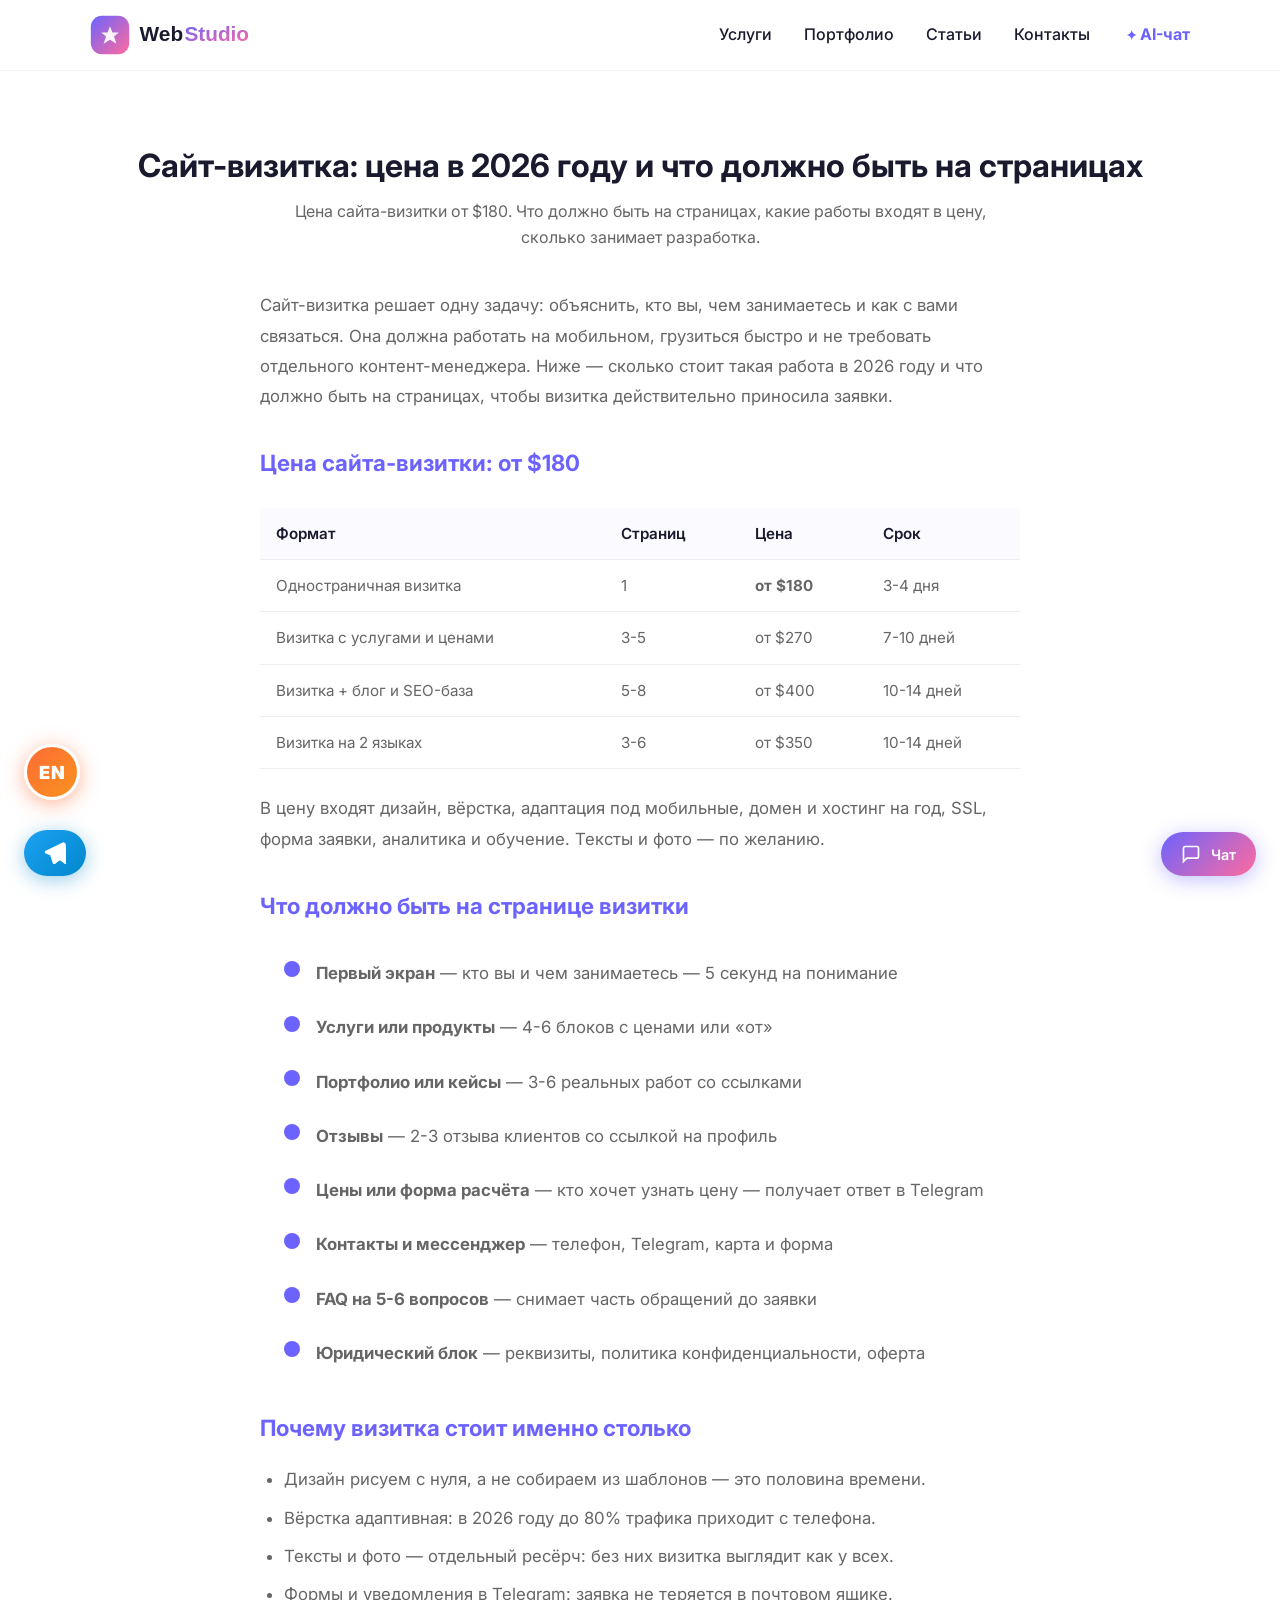
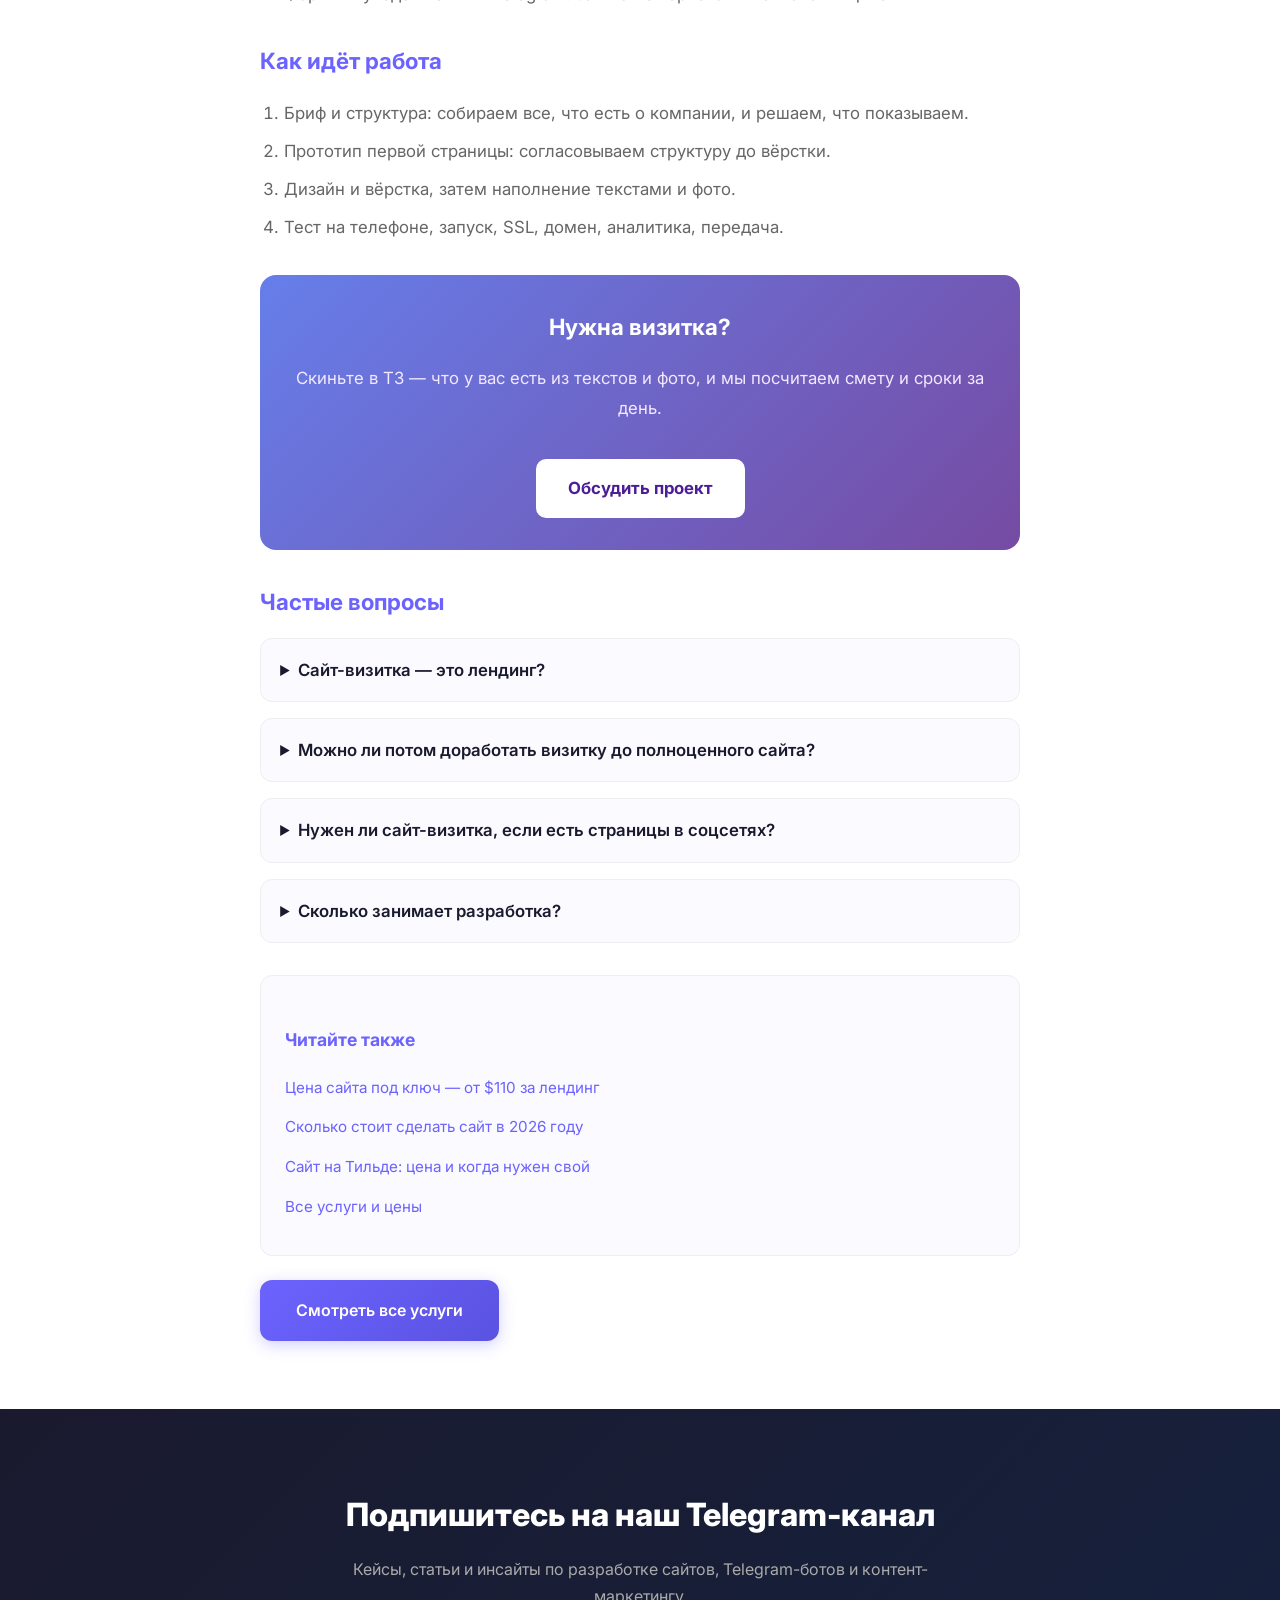
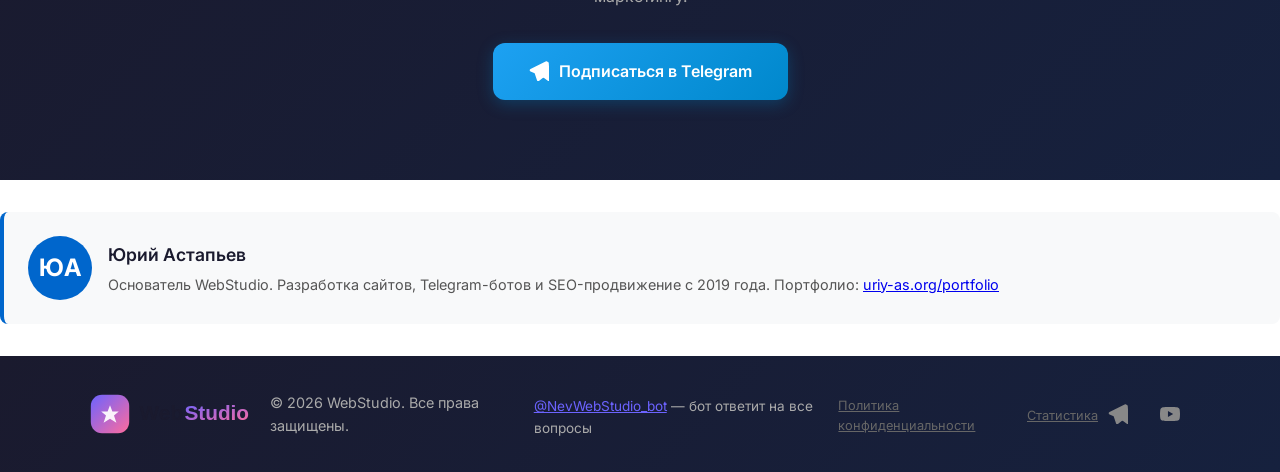
<file: cena-sayta-vizitki.html>
<!DOCTYPE html>
<html lang="ru">
<head>
    <meta charset="UTF-8">
    <meta name="viewport" content="width=device-width, initial-scale=1.0">
    <link rel="icon" type="image/svg+xml" href="/images/logo.svg">
    <link rel="icon" href="/favicon.ico" sizes="any">
    <link rel="apple-touch-icon" href="/apple-touch-icon.png">
    <title>Сайт-визитка: цена от $180, срок 3-7 дней | 2026</title>
    <meta name="description" content="Сколько стоит сайт-визитка в 2026 году: 3 варианта по цене и составу, что должно быть на страницах, примеры и сроки разработки в Харькове и по Украине.">
    <meta property="og:title" content="Сайт-визитка: цена 2026 и что должно быть на страницах">
    <meta property="og:description" content="Цена сайта-визитки от $180. Что должно быть на страницах, какие работы входят в цену, сколько занимает разработка.">
    <meta property="og:type" content="website">
    <meta property="og:url" content="https://uriy-as.org/cena-sayta-vizitki.html">
    <meta property="og:image" content="https://uriy-as.org/og-image.png">
    <meta property="og:image:width" content="1200"><meta property="og:image:height" content="630">
    <meta property="og:locale" content="ru_RU"><meta property="og:site_name" content="WebStudio">
    <meta name="twitter:card" content="summary_large_image">
    <link rel="canonical" href="https://uriy-as.org/cena-sayta-vizitki.html">
    <link rel="alternate" hreflang="ru" href="https://uriy-as.org/cena-sayta-vizitki.html">
    <link rel="alternate" hreflang="x-default" href="https://uriy-as.org/cena-sayta-vizitki.html">
    <link rel="dns-prefetch" href="https://astap.pythonanywhere.com">
    <link rel="preconnect" href="https://astap.pythonanywhere.com" crossorigin>
    <link rel="dns-prefetch" href="https://mc.yandex.ru">
    <link rel="preconnect" href="https://mc.yandex.ru" crossorigin>
    <script async src="https://www.googletagmanager.com/gtag/js?id=G-MY48PMFD5M"></script>
    <script>window.dataLayer=window.dataLayer||[];function gtag(){dataLayer.push(arguments)}gtag('js',new Date());gtag('config','G-MY48PMFD5M')</script>
    <link rel="stylesheet" href="/css/style.css?v=p2-20261106">
    <link rel="preconnect" href="https://fonts.googleapis.com">
    <link href="https://fonts.googleapis.com/css2?family=Inter:wght@400;500;600;700;800&display=swap" rel="stylesheet">
    <script type="application/ld+json">{"@context": "https://schema.org", "@type": "BreadcrumbList", "itemListElement": [{"@type": "ListItem", "position": 1, "name": "Главная", "item": "https://uriy-as.org/"}, {"@type": "ListItem", "position": 2, "name": "Услуги", "item": "https://uriy-as.org/services.html"}, {"@type": "ListItem", "position": 3, "name": "Сайт-визитка: цена в 2026 году и что должно быть на страница"}]}
    </script>
    <script type="application/ld+json">
    {"@context":"https://schema.org","@type":"FAQPage","mainEntity":[{"@type":"Question","name":"Сколько стоит сделать сайт в Харькове?","acceptedAnswer":{"@type":"Answer","text":"Лендинг — от $250, сайт-визитка — от $350, корпоративный сайт — от $600, интернет-магазин — от $800. Точную цену называем после брифа."}},{"@type":"Question","name":"Сколько времени занимает разработка сайта?","acceptedAnswer":{"@type":"Answer","text":"Лендинг — 5-7 дней, сайт-визитка — 7-10 дней, корпоративный сайт — 2-3 недели, интернет-магазин — 3-6 недель."}},{"@type":"Question","name":"Работаете ли вы дистанционно?","acceptedAnswer":{"@type":"Answer","text":"Да, работаем с клиентами из Харькова и всей Украины дистанционно. Общение в Telegram, договор и оплата онлайн."}},{"@type":"Question","name":"Что входит в сайт под ключ?","acceptedAnswer":{"@type":"Answer","text":"Дизайн, вёрстка, адаптация под мобильные, SEO-база, SSL, хостинг и домен на год, форма заявки, аналитика, обучение и поддержка."}}]}
    </script>
    <script type="application/ld+json">
    {"@context":"https://schema.org","@type":"BreadcrumbList","itemListElement":[{"@type":"ListItem","position":1,"name":"Главная","item":"https://uriy-as.org/"},{"@type":"ListItem","position":2,"name":"Услуги","item":"https://uriy-as.org/services.html"},{"@type":"ListItem","position":3,"name":"Создание сайтов в Харькове"}]}
    </script>
    <style>
        .article-hero{padding:140px 0 40px;text-align:center}.article-hero h1{font-size:2rem;margin-bottom:.5rem}
        .article-content{max-width:800px;margin:0 auto;padding-bottom:40px;line-height:1.8;font-size:1.05rem}
        .article-content p{margin-bottom:1.2rem;color:var(--muted)}.article-content h2{font-size:1.4rem;margin:2rem 0 1rem;color:var(--accent)}
        .article-content h3{font-size:1.15rem;margin:1.5rem 0 .8rem}
        .article-content ul,.article-content ol{margin-bottom:1.2rem;padding-left:1.5rem;color:var(--muted)}
        .article-content li{margin-bottom:.5rem}
        .price-table{width:100%;border-collapse:collapse;margin:1.5rem 0;font-size:.95rem}
        .price-table th,.price-table td{padding:.75rem 1rem;text-align:left;border-bottom:1px solid var(--border)}
        .price-table th{background:var(--card-bg);font-weight:600;color:var(--text)}.price-table td{color:var(--muted)}
        .price-highlight{font-weight:700;color:var(--accent)}
        .checklist{list-style:none;padding:0;margin:1.5rem 0}.checklist li{padding:.5rem 0;padding-left:2rem;position:relative;color:var(--muted)}
        .checklist li::before{content:"";position:absolute;left:0;top:.7rem;width:16px;height:16px;background:var(--accent);border-radius:50%}
        .local-cta{margin:2rem 0;padding:2rem;background:linear-gradient(135deg,#667eea,#764ba2);border-radius:16px;color:#fff;text-align:center}
        .local-cta h2{color:#fff;margin-top:0}.local-cta a{display:inline-block;margin-top:1rem;padding:.9rem 2rem;background:#fff;color:#4c1d95;border-radius:10px;font-weight:700;text-decoration:none}
        .related-articles{margin-top:2rem;padding:1.5rem;background:var(--card-bg,#f8f9fa);border-radius:12px;border:1px solid var(--border,#eee)}
        .related-articles h3{font-size:1.1rem;margin-bottom:1rem;color:var(--accent,#2563eb)}
        .related-articles ul{list-style:none;padding:0;margin:0}.related-articles li{margin-bottom:.6rem}
        .related-articles li a{color:var(--accent,#2563eb);text-decoration:none;font-size:.95rem}
    </style>
</head>
<body>
    <header class="header"><div class="container"><div class="header__inner">
        <a href="/" class="logo"><img src="/images/logo.svg" alt="WebStudio" class="logo__img"></a>
        <nav class="nav">
            <a href="/services.html">Услуги</a><a href="/portfolio.html">Портфолио</a><a href="/articles.html">Статьи</a><a href="/#contact">Контакты</a>
            <a href="#" class="nav__bot" onclick="event.preventDefault();document.getElementById('chatBtn').click();this.blur();return false;">AI-чат</a>
        </nav>
        <button class="burger" id="burger" aria-label="Меню"><span></span><span></span><span></span></button>
    </div></div></header>

    <section class="article-hero"><div class="container">
        <h1>Сайт-визитка: цена в 2026 году и что должно быть на страницах</h1>
        <p style="max-width:700px;margin:0 auto;color:var(--muted)">Цена сайта-визитки от $180. Что должно быть на страницах, какие работы входят в цену, сколько занимает разработка.</p>
    </div></section>

<section class="article-content"><div class="container">
        <p>Сайт-визитка решает одну задачу: объяснить, кто вы, чем занимаетесь и как с вами связаться. Она должна работать на мобильном, грузиться быстро и не требовать отдельного контент-менеджера. Ниже — сколько стоит такая работа в 2026 году и что должно быть на страницах, чтобы визитка действительно приносила заявки.</p>

        <h2>Цена сайта-визитки: от $180</h2>
        <table class="price-table">
            <thead><tr><th>Формат</th><th>Страниц</th><th>Цена</th><th>Срок</th></tr></thead>
            <tbody>
                <tr><td>Одностраничная визитка</td><td>1</td><td class="price-highlight">от $180</td><td>3-4 дня</td></tr>
                <tr><td>Визитка с услугами и ценами</td><td>3-5</td><td>от $270</td><td>7-10 дней</td></tr>
                <tr><td>Визитка + блог и SEO-база</td><td>5-8</td><td>от $400</td><td>10-14 дней</td></tr>
                <tr><td>Визитка на 2 языках</td><td>3-6</td><td>от $350</td><td>10-14 дней</td></tr>
            </tbody>
        </table>
        <p>В цену входят дизайн, вёрстка, адаптация под мобильные, домен и хостинг на год, SSL, форма заявки, аналитика и обучение. Тексты и фото — по желанию.</p>

        <h2>Что должно быть на странице визитки</h2>
        <ul class="checklist">
            <li><strong>Первый экран</strong> — кто вы и чем занимаетесь — 5 секунд на понимание</li>
            <li><strong>Услуги или продукты</strong> — 4-6 блоков с ценами или «от»</li>
            <li><strong>Портфолио или кейсы</strong> — 3-6 реальных работ со ссылками</li>
            <li><strong>Отзывы</strong> — 2-3 отзыва клиентов со ссылкой на профиль</li>
            <li><strong>Цены или форма расчёта</strong> — кто хочет узнать цену — получает ответ в Telegram</li>
            <li><strong>Контакты и мессенджер</strong> — телефон, Telegram, карта и форма</li>
            <li><strong>FAQ на 5-6 вопросов</strong> — снимает часть обращений до заявки</li>
            <li><strong>Юридический блок</strong> — реквизиты, политика конфиденциальности, оферта</li>
        </ul>

        <h2>Почему визитка стоит именно столько</h2>
        <ul>
            <li>Дизайн рисуем с нуля, а не собираем из шаблонов — это половина времени.</li>
            <li>Вёрстка адаптивная: в 2026 году до 80% трафика приходит с телефона.</li>
            <li>Тексты и фото — отдельный ресёрч: без них визитка выглядит как у всех.</li>
            <li>Формы и уведомления в Telegram: заявка не теряется в почтовом ящике.</li>
        </ul>

        <h2>Как идёт работа</h2>
        <ol>
            <li>Бриф и структура: собираем все, что есть о компании, и решаем, что показываем.</li>
            <li>Прототип первой страницы: согласовываем структуру до вёрстки.</li>
            <li>Дизайн и вёрстка, затем наполнение текстами и фото.</li>
            <li>Тест на телефоне, запуск, SSL, домен, аналитика, передача.</li>
        </ol>

        <div class="local-cta">
            <h2>Нужна визитка?</h2>
            <p style="color:#f3e8ff">Скиньте в ТЗ — что у вас есть из текстов и фото, и мы посчитаем смету и сроки за день.</p>
            <a href="/#contact">Обсудить проект</a>
        </div>

        <h2>Частые вопросы</h2>
        <details style="margin-bottom:1rem;border:1px solid var(--border);border-radius:12px;padding:1rem 1.2rem;background:var(--card-bg);">
            <summary style="font-weight:600;cursor:pointer;">Сайт-визитка — это лендинг?</summary>
            <p style="margin-top:0.8rem;color:var(--muted);">Нет. Лендинг — одна страница под одно действие (заявка, покупка). Визитка — 3-5 страниц о компании: услуги, цены, кейсы, контакты. Если задача — «собрать заявки с рекламы», нужен лендинг; если «объяснить, кто мы, и получить контакты» — визитка.</p>
        </details>
        <details style="margin-bottom:1rem;border:1px solid var(--border);border-radius:12px;padding:1rem 1.2rem;background:var(--card-bg);">
            <summary style="font-weight:600;cursor:pointer;">Можно ли потом доработать визитку до полноценного сайта?</summary>
            <p style="margin-top:0.8rem;color:var(--muted);">Да, и это самый частый сценарий: через полгода добавляем раздел услуг, блог и расширенное SEO. Вёрстка и стили остаются, дописываются страницы и контент.</p>
        </details>
        <details style="margin-bottom:1rem;border:1px solid var(--border);border-radius:12px;padding:1rem 1.2rem;background:var(--card-bg);">
            <summary style="font-weight:600;cursor:pointer;">Нужен ли сайт-визитка, если есть страницы в соцсетях?</summary>
            <p style="margin-top:0.8rem;color:var(--muted);">Страницы в соцсетях решают задачу охвата, сайт — доверие и поиск. Клиент проверяет компанию по запросу в Google и видит сайт, а не ленту с картинками. Визитка даёт страницу, которую можно отправить в счёт, показать на встрече и использовать в рекламе.</p>
        </details>
        <details style="margin-bottom:1rem;border:1px solid var(--border);border-radius:12px;padding:1rem 1.2rem;background:var(--card-bg);">
            <summary style="font-weight:600;cursor:pointer;">Сколько занимает разработка?</summary>
            <p style="margin-top:0.8rem;color:var(--muted);">Одностраничная визитка — 3-4 дня, визитка на 3-5 страниц — 7-10 дней, с блогом и SEO — 10-14 дней.</p>
        </details>

        <div class="related-articles">
            <h3>Читайте также</h3>
            <ul>
                <li><a href="/cena-sayta-pod-klyuch.html">Цена сайта под ключ — от $110 за лендинг</a></li>
                <li><a href="/blog/skolko-stoit-sait.html">Сколько стоит сделать сайт в 2026 году</a></li>
                <li><a href="/cena-sayta-na-tilde.html">Сайт на Тильде: цена и когда нужен свой</a></li>
                <li><a href="/services.html">Все услуги и цены</a></li>
            </ul>
        </div>
        <p style="margin-top:1.5rem"><a href="/services.html" class="btn btn--primary btn--sm">Смотреть все услуги</a></p>
    </div></section>
<section class="tg-promo section"><div class="container"><div class="tg-promo__inner">
        <h2>Подпишитесь на наш Telegram-канал</h2>
        <p>Кейсы, статьи и инсайты по разработке сайтов, Telegram-ботов и контент-маркетингу.</p>
        <a href="https://t.me/uriy_as59" target="_blank" class="btn btn--tg">
            <svg viewBox="0 0 24 24" fill="currentColor"><path d="M22.26.76a1.73 1.73 0 0 0-1.76-.35L1.84 9.58a1.66 1.66 0 0 0 .05 3.08l4.88 1.9 2.94 8.86a1.38 1.38 0 0 0 .9.87 1.32 1.32 0 0 0 1.2-.21l4.23-3.46a1.8 1.8 0 0 1 2.05-.12l4.85 3.52a1.35 1.35 0 0 0 1.45.12 1.38 1.38 0 0 0 .78-1.15L23.7 2.47a1.73 1.73 0 0 0-1.44-1.71z"/></svg>
            Подписаться в Telegram
        </a>
    </div></div></section>

    <section class="author-box" style="margin:2rem 0;padding:1.5rem;background:#f8f9fa;border-radius:8px;border-left:4px solid #0066cc;">
  <div style="display:flex;align-items:center;gap:1rem;">
    <div style="width:64px;height:64px;border-radius:50%;background:#0066cc;color:#fff;display:flex;align-items:center;justify-content:center;font-size:1.5rem;font-weight:bold;flex-shrink:0;">ЮА</div>
    <div>
      <p style="margin:0;font-weight:600;font-size:1.1rem;">Юрий Астапьев</p>
      <p style="margin:0.25rem 0 0;color:#555;font-size:0.9rem;">Основатель WebStudio. Разработка сайтов, Telegram-ботов и SEO-продвижение с 2019 года. Портфолио: <a href="https://uriy-as.org/portfolio.html">uriy-as.org/portfolio</a></p>
    </div>
  </div>
</section>
<footer class="footer"><div class="container"><div class="footer__inner">
        <div class="footer__left">
            <a href="/" class="logo"><img src="/images/logo.svg" alt="WebStudio" class="logo__img" loading="lazy"></a>
            <p>&copy; 2026 WebStudio. Все права защищены.</p>
            <p style="margin-top:8px;font-size:0.85rem;"><a href="https://t.me/NevWebStudio_bot" target="_blank" style="color:var(--accent);">@NevWebStudio_bot</a> — бот ответит на все вопросы</p>
            <p style="margin-top:4px;font-size:0.8rem;"><a href="/privacy.html" style="color:var(--muted);">Политика конфиденциальности</a></p>
            <p style="margin-top:4px;font-size:0.8rem;"><a href="/stats.html" style="color:var(--muted);">Статистика</a></p>
        </div>
        <div class="footer__social">
            <a href="https://t.me/uriy_as59" target="_blank" aria-label="Telegram"><svg width="20" height="20" viewBox="0 0 24 24" fill="currentColor"><path d="M22.26.76a1.73 1.73 0 0 0-1.76-.35L1.84 9.58a1.66 1.66 0 0 0 .05 3.08l4.88 1.9 2.94 8.86a1.38 1.38 0 0 0 .9.87 1.32 1.32 0 0 0 1.2-.21l4.23-3.46a1.8 1.8 0 0 1 2.05-.12l4.85 3.52a1.35 1.35 0 0 0 1.45.12 1.38 1.38 0 0 0 .78-1.15L23.7 2.47a1.73 1.73 0 0 0-1.44-1.71z"/></svg></a>
            <a href="https://youtube.com/@%D0%AE%D1%81%D1%82%D0%B0%D1%81-%D0%B34%D1%8B" target="_blank" aria-label="YouTube"><svg width="20" height="20" viewBox="0 0 24 24" fill="currentColor"><path d="M23.5 6.2a2.96 2.96 0 0 0-2.08-2.1C19.55 3.5 12 3.5 12 3.5s-7.55 0-9.42.6A2.96 2.96 0 0 0 .5 6.2 30.9 30.9 0 0 0 0 12a30.9 30.9 0 0 0 .5 5.8 2.96 2.96 0 0 0 2.08 2.1c1.87.6 9.42.6 9.42.6s7.55 0 9.42-.6a2.96 2.96 0 0 0 2.08-2.1 30.9 30.9 0 0 0 .5-5.8 30.9 30.9 0 0 0-.5-5.8zM9.55 15.57V8.43L15.82 12l-6.27 3.57z"/></svg></a>
        </div>
    </div></div></footer>

    <a href="https://t.me/uriy_as59" target="_blank" class="tg-float" aria-label="Telegram"><svg viewBox="0 0 24 24" fill="currentColor"><path d="M22.26.76a1.73 1.73 0 0 0-1.76-.35L1.84 9.58a1.66 1.66 0 0 0 .05 3.08l4.88 1.9 2.94 8.86a1.38 1.38 0 0 0 .9.87 1.32 1.32 0 0 0 1.2-.21l4.23-3.46a1.8 1.8 0 0 1 2.05-.12l4.85 3.52a1.35 1.35 0 0 0 1.45.12 1.38 1.38 0 0 0 .78-1.15L23.7 2.47a1.73 1.73 0 0 0-1.44-1.71z"/></svg></a>
    <div class="lang-widget" id="langWidget"><button class="lang-btn-floating" id="langBtnFloat" aria-label="Switch language" onclick="toggleLang()">EN</button></div>
    <div class="chat-widget" id="chatWidget">
        <button class="chat-btn" id="chatBtn" aria-label="Чат"><svg viewBox="0 0 24 24" fill="none" stroke="currentColor" stroke-width="2"><path d="M21 15a2 2 0 0 1-2 2H7l-4 4V5a2 2 0 0 1 2-2h14a2 2 0 0 1 2 2z"/></svg><span>Чат</span></button>
        <div class="chat-popup" id="chatPopup">
            <div class="chat-popup__header"><h4>Чат с WebStudio</h4><button class="chat-popup__close" id="chatClose">&times;</button></div>
            <div class="chat-popup__body" id="chatBody"></div>
            <form class="chat-popup__form" id="chatForm"><input type="text" placeholder="Ваше сообщение..." autocomplete="off" required><button type="submit"><svg viewBox="0 0 24 24" fill="none" stroke="currentColor" stroke-width="2"><line x1="22" y1="2" x2="11" y2="13"/><polygon points="22 2 15 22 11 13 2 9 22 2"/></svg></button></form>
        </div>
    </div>
    <script defer src="/js/script.js?v=p0-20261026"></script>
    <noscript><img src="https://astap.pythonanywhere.com/pixel?page=/sozdanie-saytov-kharkov.html&ref=" style="position:absolute;left:-9999px" alt="" / loading="lazy"></noscript>
    <noscript><div><img src="https://mc.yandex.ru/watch/109350815" style="position:absolute;left:-9999px;" alt="" / loading="lazy"></div></noscript>
    <script>(function(m,e,t,r,i,k,a){m[i]=m[i]||function(){(m[i].a=m[i].a||[]).push(arguments)};m[i].l=1*new Date();for(var j=0;j<document.scripts.length;j++){if(document.scripts[j].src===r){return}}k=e.createElement(t),a=e.getElementsByTagName(t)[0],k.async=1,k.src=r,a.parentNode.insertBefore(k,a)})(window,document,"script","https://mc.yandex.ru/metrika/tag.js","ym");ym(109350815,"init",{clickmap:true,trackLinks:true,accurateTrackBounce:true,webvisor:true});</script>
</body>
</html>
</file>
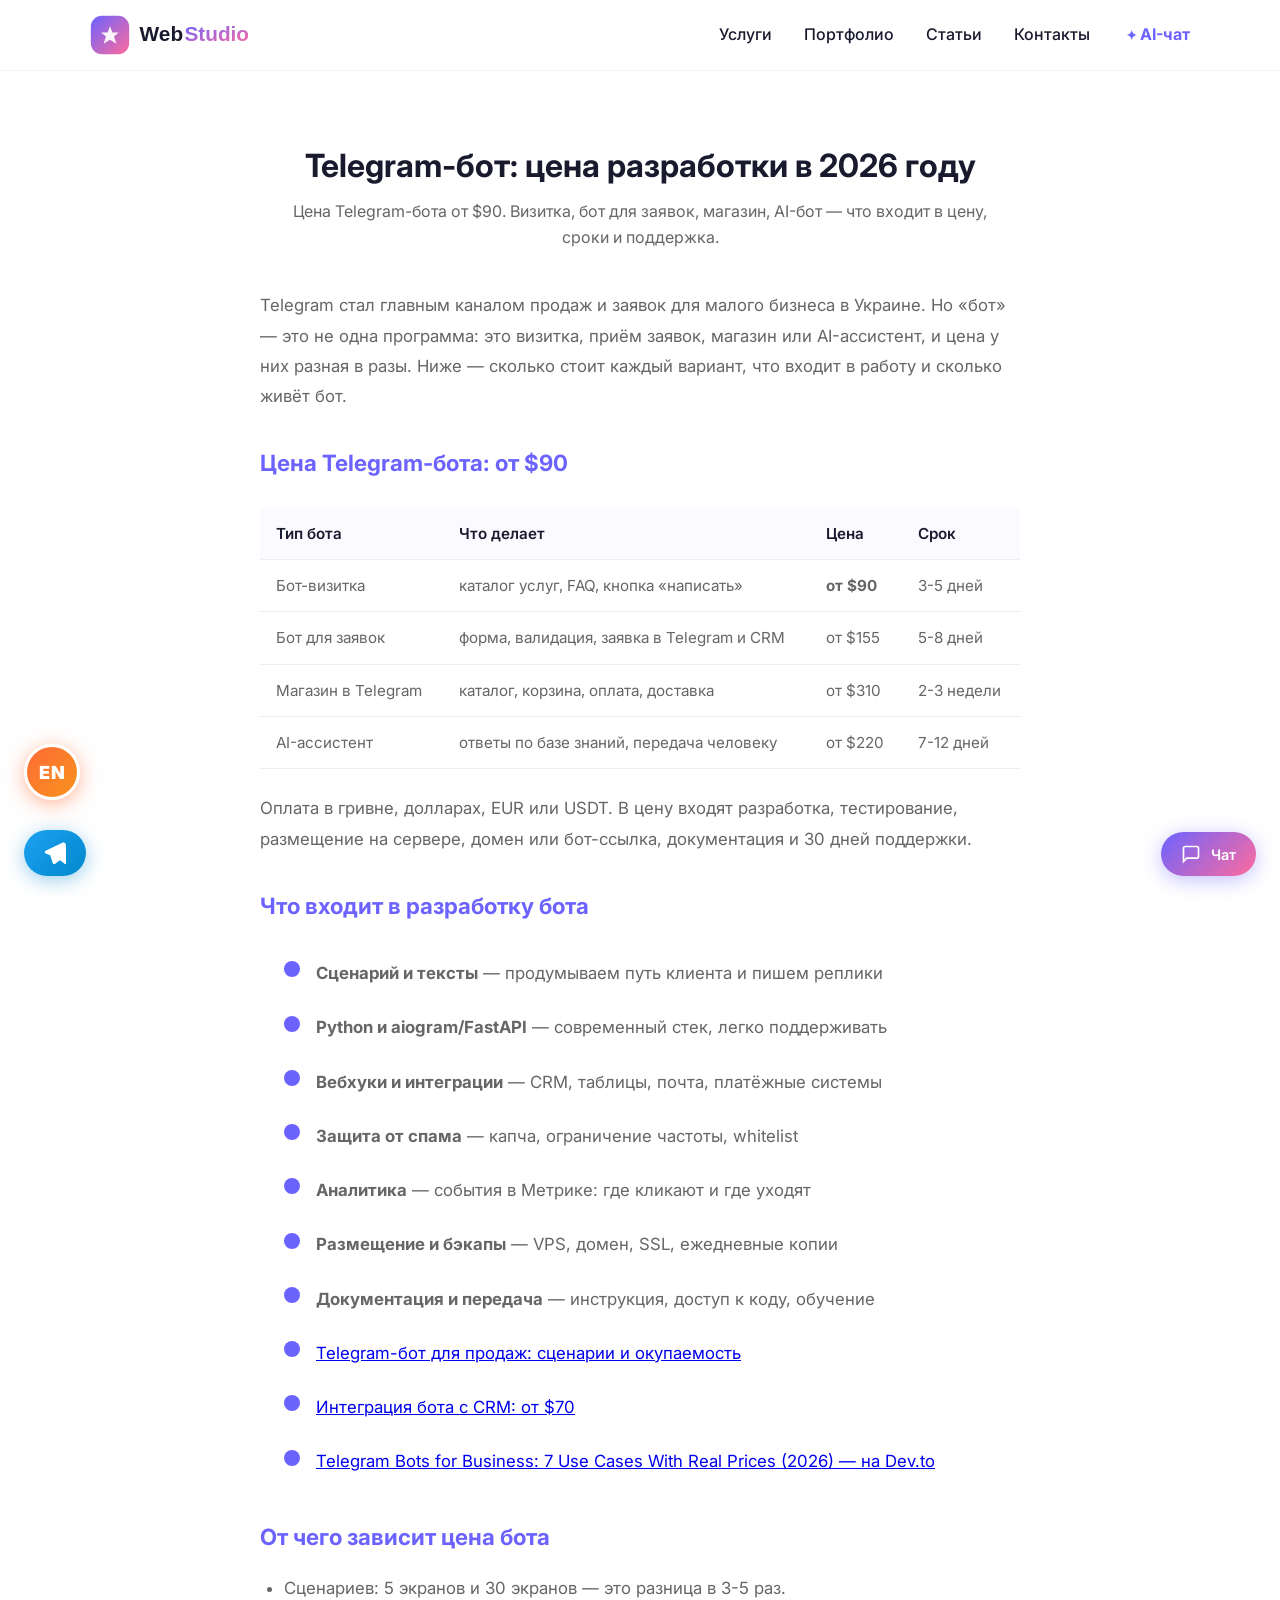
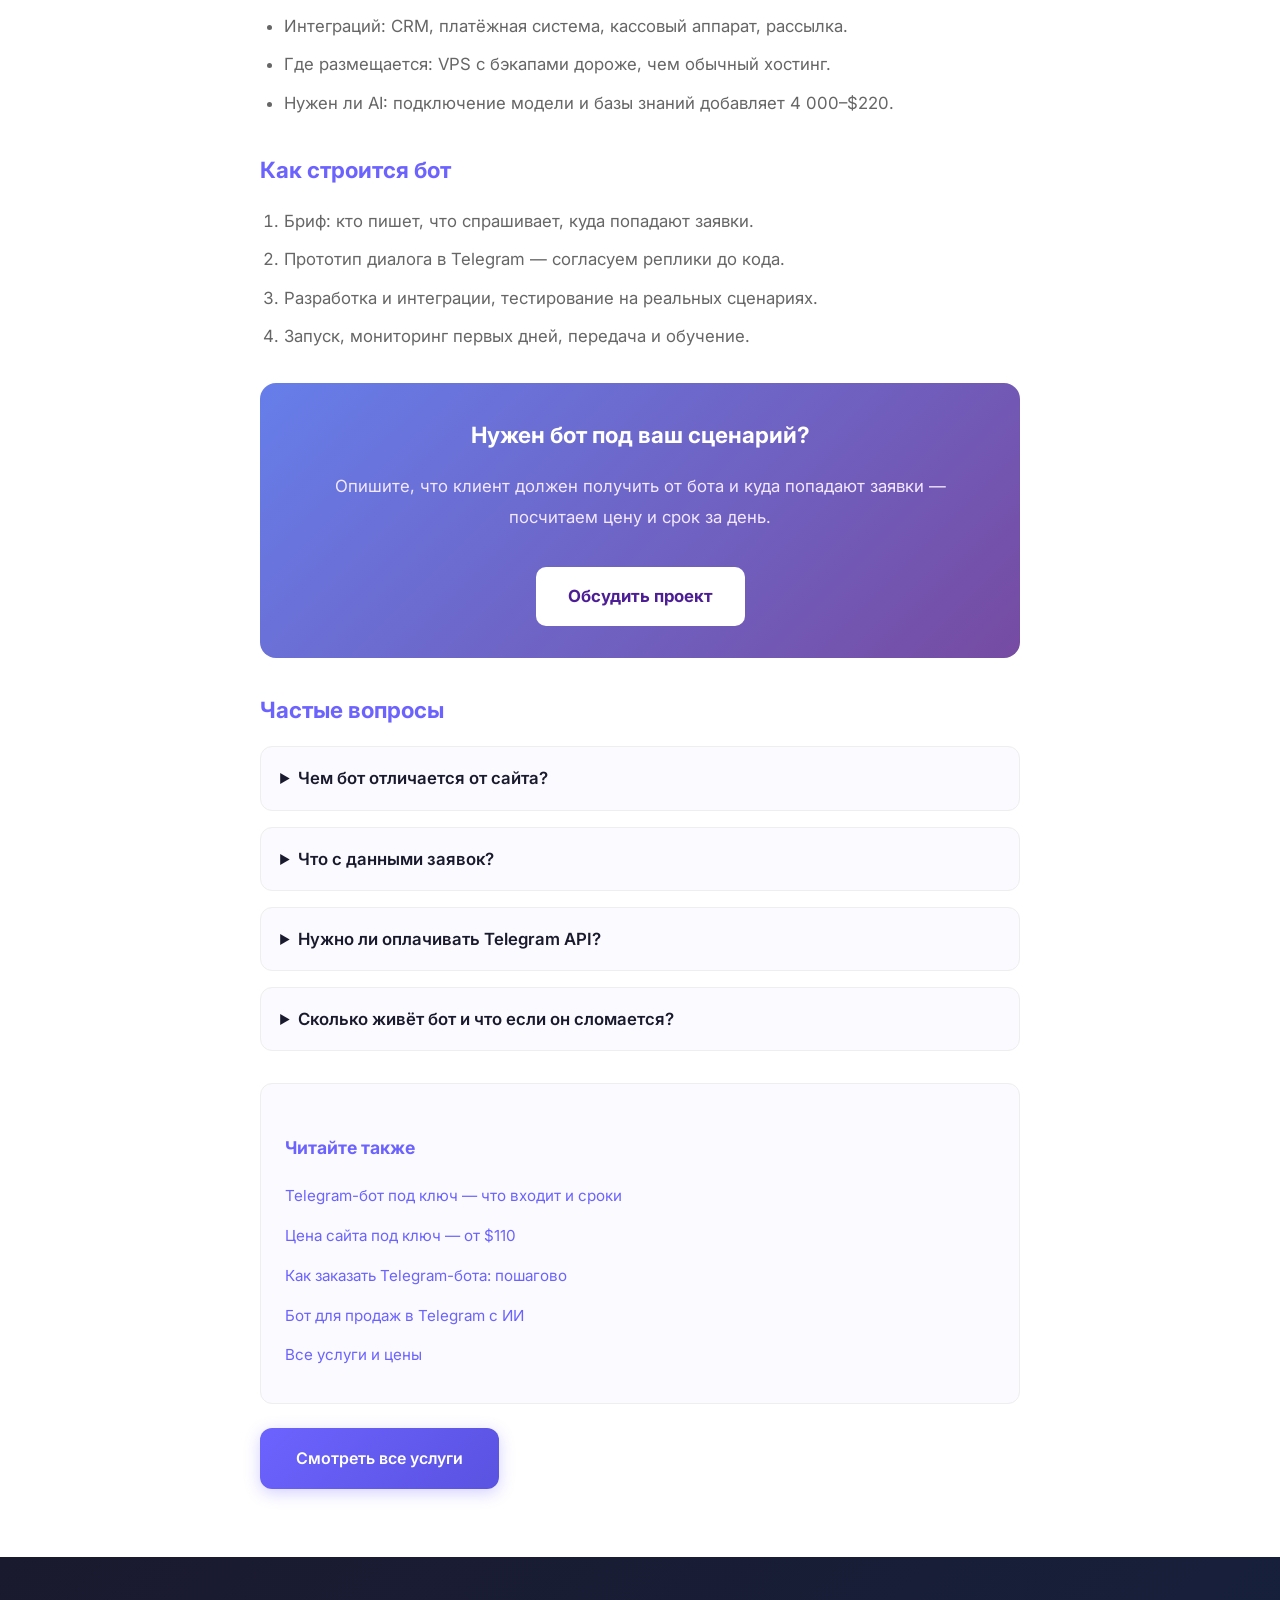
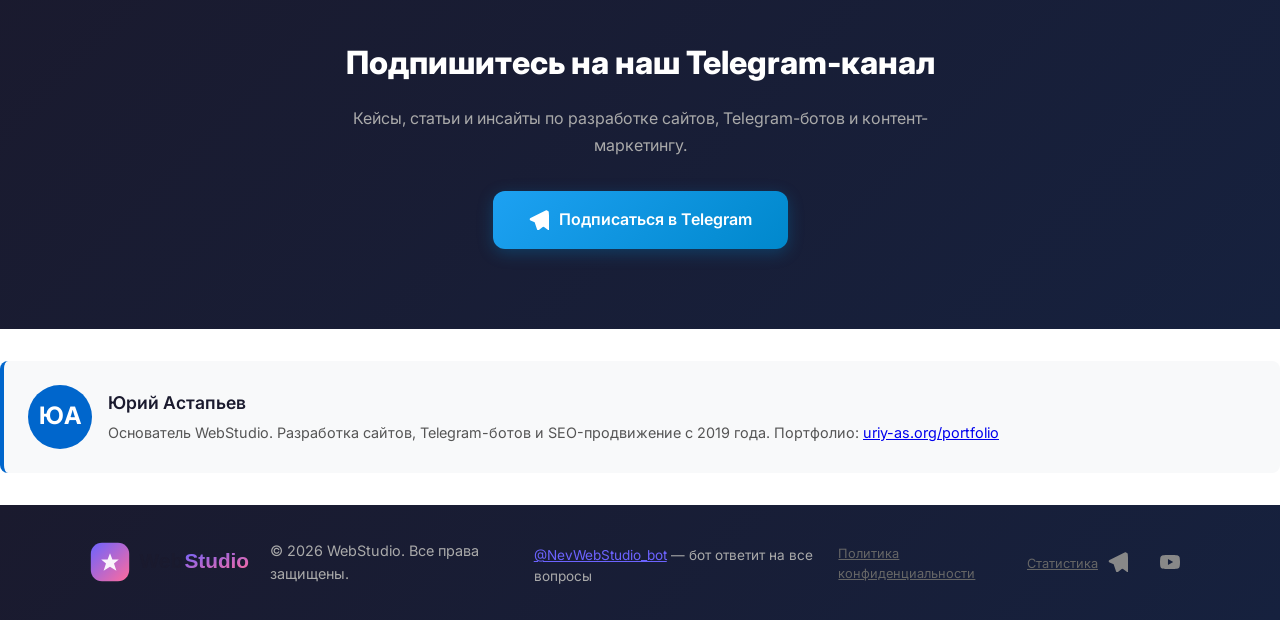
<file: cena-telegram-bota.html>
<!DOCTYPE html>
<html lang="ru">
<head>
    <meta charset="UTF-8">
    <meta name="viewport" content="width=device-width, initial-scale=1.0">
    <link rel="icon" type="image/svg+xml" href="/images/logo.svg">
    <link rel="icon" href="/favicon.ico" sizes="any">
    <link rel="apple-touch-icon" href="/apple-touch-icon.png">
    <title>Telegram-бот под ключ: цена от $90 и сроки 3-10 дней</title>
    <meta name="description" content="Цена Telegram-бота под ключ в 2026: FAQ-бот, приём заявок, статус заказа, AI-консультант. Что входит в цену, сроки разработки и цена доработок.">
    <meta property="og:title" content="Telegram-бот: цена разработки в 2026 году">
    <meta property="og:description" content="Цена Telegram-бота от $90. Визитка, бот для заявок, магазин, AI-бот — что входит в цену, сроки и поддержка.">
    <meta property="og:type" content="website">
    <meta property="og:url" content="https://uriy-as.org/cena-telegram-bota.html">
    <meta property="og:image" content="https://uriy-as.org/og-image.png">
    <meta property="og:image:width" content="1200"><meta property="og:image:height" content="630">
    <meta property="og:locale" content="ru_RU"><meta property="og:site_name" content="WebStudio">
    <meta name="twitter:card" content="summary_large_image">
    <link rel="canonical" href="https://uriy-as.org/cena-telegram-bota.html">
    <link rel="alternate" hreflang="ru" href="https://uriy-as.org/cena-telegram-bota.html">
    <link rel="alternate" hreflang="x-default" href="https://uriy-as.org/cena-telegram-bota.html">
    <link rel="dns-prefetch" href="https://astap.pythonanywhere.com">
    <link rel="preconnect" href="https://astap.pythonanywhere.com" crossorigin>
    <link rel="dns-prefetch" href="https://mc.yandex.ru">
    <link rel="preconnect" href="https://mc.yandex.ru" crossorigin>
    <script async src="https://www.googletagmanager.com/gtag/js?id=G-MY48PMFD5M"></script>
    <script>window.dataLayer=window.dataLayer||[];function gtag(){dataLayer.push(arguments)}gtag('js',new Date());gtag('config','G-MY48PMFD5M')</script>
    <link rel="stylesheet" href="/css/style.css?v=p2-20261106">
    <link rel="preconnect" href="https://fonts.googleapis.com">
    <link href="https://fonts.googleapis.com/css2?family=Inter:wght@400;500;600;700;800&display=swap" rel="stylesheet">
    <script type="application/ld+json">{"@context": "https://schema.org", "@type": "BreadcrumbList", "itemListElement": [{"@type": "ListItem", "position": 1, "name": "Главная", "item": "https://uriy-as.org/"}, {"@type": "ListItem", "position": 2, "name": "Услуги", "item": "https://uriy-as.org/services.html"}, {"@type": "ListItem", "position": 3, "name": "Telegram-бот: цена разработки в 2026 году"}]}
    </script>
    <script type="application/ld+json">
    {"@context":"https://schema.org","@type":"FAQPage","mainEntity":[{"@type":"Question","name":"Сколько стоит сделать сайт в Харькове?","acceptedAnswer":{"@type":"Answer","text":"Лендинг — от $250, сайт-визитка — от $350, корпоративный сайт — от $600, интернет-магазин — от $800. Точную цену называем после брифа."}},{"@type":"Question","name":"Сколько времени занимает разработка сайта?","acceptedAnswer":{"@type":"Answer","text":"Лендинг — 5-7 дней, сайт-визитка — 7-10 дней, корпоративный сайт — 2-3 недели, интернет-магазин — 3-6 недель."}},{"@type":"Question","name":"Работаете ли вы дистанционно?","acceptedAnswer":{"@type":"Answer","text":"Да, работаем с клиентами из Харькова и всей Украины дистанционно. Общение в Telegram, договор и оплата онлайн."}},{"@type":"Question","name":"Что входит в сайт под ключ?","acceptedAnswer":{"@type":"Answer","text":"Дизайн, вёрстка, адаптация под мобильные, SEO-база, SSL, хостинг и домен на год, форма заявки, аналитика, обучение и поддержка."}}]}
    </script>
    <script type="application/ld+json">
    {"@context":"https://schema.org","@type":"BreadcrumbList","itemListElement":[{"@type":"ListItem","position":1,"name":"Главная","item":"https://uriy-as.org/"},{"@type":"ListItem","position":2,"name":"Услуги","item":"https://uriy-as.org/services.html"},{"@type":"ListItem","position":3,"name":"Создание сайтов в Харькове"}]}
    </script>
    <style>
        .article-hero{padding:140px 0 40px;text-align:center}.article-hero h1{font-size:2rem;margin-bottom:.5rem}
        .article-content{max-width:800px;margin:0 auto;padding-bottom:40px;line-height:1.8;font-size:1.05rem}
        .article-content p{margin-bottom:1.2rem;color:var(--muted)}.article-content h2{font-size:1.4rem;margin:2rem 0 1rem;color:var(--accent)}
        .article-content h3{font-size:1.15rem;margin:1.5rem 0 .8rem}
        .article-content ul,.article-content ol{margin-bottom:1.2rem;padding-left:1.5rem;color:var(--muted)}
        .article-content li{margin-bottom:.5rem}
        .price-table{width:100%;border-collapse:collapse;margin:1.5rem 0;font-size:.95rem}
        .price-table th,.price-table td{padding:.75rem 1rem;text-align:left;border-bottom:1px solid var(--border)}
        .price-table th{background:var(--card-bg);font-weight:600;color:var(--text)}.price-table td{color:var(--muted)}
        .price-highlight{font-weight:700;color:var(--accent)}
        .checklist{list-style:none;padding:0;margin:1.5rem 0}.checklist li{padding:.5rem 0;padding-left:2rem;position:relative;color:var(--muted)}
        .checklist li::before{content:"";position:absolute;left:0;top:.7rem;width:16px;height:16px;background:var(--accent);border-radius:50%}
        .local-cta{margin:2rem 0;padding:2rem;background:linear-gradient(135deg,#667eea,#764ba2);border-radius:16px;color:#fff;text-align:center}
        .local-cta h2{color:#fff;margin-top:0}.local-cta a{display:inline-block;margin-top:1rem;padding:.9rem 2rem;background:#fff;color:#4c1d95;border-radius:10px;font-weight:700;text-decoration:none}
        .related-articles{margin-top:2rem;padding:1.5rem;background:var(--card-bg,#f8f9fa);border-radius:12px;border:1px solid var(--border,#eee)}
        .related-articles h3{font-size:1.1rem;margin-bottom:1rem;color:var(--accent,#2563eb)}
        .related-articles ul{list-style:none;padding:0;margin:0}.related-articles li{margin-bottom:.6rem}
        .related-articles li a{color:var(--accent,#2563eb);text-decoration:none;font-size:.95rem}
    </style>
</head>
<body>
    <header class="header"><div class="container"><div class="header__inner">
        <a href="/" class="logo"><img src="/images/logo.svg" alt="WebStudio" class="logo__img"></a>
        <nav class="nav">
            <a href="/services.html">Услуги</a><a href="/portfolio.html">Портфолио</a><a href="/articles.html">Статьи</a><a href="/#contact">Контакты</a>
            <a href="#" class="nav__bot" onclick="event.preventDefault();document.getElementById('chatBtn').click();this.blur();return false;">AI-чат</a>
        </nav>
        <button class="burger" id="burger" aria-label="Меню"><span></span><span></span><span></span></button>
    </div></div></header>

    <section class="article-hero"><div class="container">
        <h1>Telegram-бот: цена разработки в 2026 году</h1>
        <p style="max-width:700px;margin:0 auto;color:var(--muted)">Цена Telegram-бота от $90. Визитка, бот для заявок, магазин, AI-бот — что входит в цену, сроки и поддержка.</p>
    </div></section>

<section class="article-content"><div class="container">
        <p>Telegram стал главным каналом продаж и заявок для малого бизнеса в Украине. Но «бот» — это не одна программа: это визитка, приём заявок, магазин или AI-ассистент, и цена у них разная в разы. Ниже — сколько стоит каждый вариант, что входит в работу и сколько живёт бот.</p>

        <h2>Цена Telegram-бота: от $90</h2>
        <table class="price-table">
            <thead><tr><th>Тип бота</th><th>Что делает</th><th>Цена</th><th>Срок</th></tr></thead>
            <tbody>
                <tr><td>Бот-визитка</td><td>каталог услуг, FAQ, кнопка «написать»</td><td class="price-highlight">от $90</td><td>3-5 дней</td></tr>
                <tr><td>Бот для заявок</td><td>форма, валидация, заявка в Telegram и CRM</td><td>от $155</td><td>5-8 дней</td></tr>
                <tr><td>Магазин в Telegram</td><td>каталог, корзина, оплата, доставка</td><td>от $310</td><td>2-3 недели</td></tr>
                <tr><td>AI-ассистент</td><td>ответы по базе знаний, передача человеку</td><td>от $220</td><td>7-12 дней</td></tr>
            </tbody>
        </table>
        <p>Оплата в гривне, долларах, EUR или USDT. В цену входят разработка, тестирование, размещение на сервере, домен или бот-ссылка, документация и 30 дней поддержки.</p>

        <h2>Что входит в разработку бота</h2>
        <ul class="checklist">
            <li><strong>Сценарий и тексты</strong> — продумываем путь клиента и пишем реплики</li>
            <li><strong>Python и aiogram/FastAPI</strong> — современный стек, легко поддерживать</li>
            <li><strong>Вебхуки и интеграции</strong> — CRM, таблицы, почта, платёжные системы</li>
            <li><strong>Защита от спама</strong> — капча, ограничение частоты, whitelist</li>
            <li><strong>Аналитика</strong> — события в Метрике: где кликают и где уходят</li>
            <li><strong>Размещение и бэкапы</strong> — VPS, домен, SSL, ежедневные копии</li>
            <li><strong>Документация и передача</strong> — инструкция, доступ к коду, обучение</li>
                        <li><a href="/bot-prodazh-telegram.html">Telegram-бот для продаж: сценарии и окупаемость</a></li>
                <li><a href="/integraciya-crm-telegram-bota.html">Интеграция бота с CRM: от $70</a></li>
                <li><a href="https://dev.to/astap/telegram-bots-for-business-7-use-cases-with-real-prices-2026-47" target="_blank" rel="noopener">Telegram Bots for Business: 7 Use Cases With Real Prices (2026) — на Dev.to</a></li>
</ul>

        <h2>От чего зависит цена бота</h2>
        <ul>
            <li>Сценариев: 5 экранов и 30 экранов — это разница в 3-5 раз.</li>
            <li>Интеграций: CRM, платёжная система, кассовый аппарат, рассылка.</li>
            <li>Где размещается: VPS с бэкапами дороже, чем обычный хостинг.</li>
            <li>Нужен ли AI: подключение модели и базы знаний добавляет 4 000–$220.</li>
        </ul>

        <h2>Как строится бот</h2>
        <ol>
            <li>Бриф: кто пишет, что спрашивает, куда попадают заявки.</li>
            <li>Прототип диалога в Telegram — согласуем реплики до кода.</li>
            <li>Разработка и интеграции, тестирование на реальных сценариях.</li>
            <li>Запуск, мониторинг первых дней, передача и обучение.</li>
        </ol>

        <div class="local-cta">
            <h2>Нужен бот под ваш сценарий?</h2>
            <p style="color:#f3e8ff">Опишите, что клиент должен получить от бота и куда попадают заявки — посчитаем цену и срок за день.</p>
            <a href="/#contact">Обсудить проект</a>
        </div>

        <h2>Частые вопросы</h2>
        <details style="margin-bottom:1rem;border:1px solid var(--border);border-radius:12px;padding:1rem 1.2rem;background:var(--card-bg);">
            <summary style="font-weight:600;cursor:pointer;">Чем бот отличается от сайта?</summary>
            <p style="margin-top:0.8rem;color:var(--muted);">Бот — это разговор: клиент пишет, а получает ответ за секунды. Сайт — витрина, которую читают и из которой уходят в заявку. Часто нужны оба: сайт держит позиции в поиске, бот снимает заявки круглосуточно.</p>
        </details>
        <details style="margin-bottom:1rem;border:1px solid var(--border);border-radius:12px;padding:1rem 1.2rem;background:var(--card-bg);">
            <summary style="font-weight:600;cursor:pointer;">Что с данными заявок?</summary>
            <p style="margin-top:0.8rem;color:var(--muted);">Заявки уходят в Telegram, на почту и, если подключено, в CRM. Данные хранятся на вашем сервере, доступ только у вас. Дубли и спам отсекаются на уровне валидации.</p>
        </details>
        <details style="margin-bottom:1rem;border:1px solid var(--border);border-radius:12px;padding:1rem 1.2rem;background:var(--card-bg);">
            <summary style="font-weight:600;cursor:pointer;">Нужно ли оплачивать Telegram API?</summary>
            <p style="margin-top:0.8rem;color:var(--muted);">Нет, для большинства задач хватает обычного бота. Платный API нужен только при очень большой нагрузке — тогда обсуждаем отдельно.</p>
        </details>
        <details style="margin-bottom:1rem;border:1px solid var(--border);border-radius:12px;padding:1rem 1.2rem;background:var(--card-bg);">
            <summary style="font-weight:600;cursor:pointer;">Сколько живёт бот и что если он сломается?</summary>
            <p style="margin-top:0.8rem;color:var(--muted);">Бот работает, пока вы платите за хостинг и поддержку. Первые 30 дней после сдачи — бесплатно: правим баги и отвечаем на вопросы. Дальше — помесячная поддержка от $70 или разовые доработки.</p>
        </details>

        <div class="related-articles">
            <h3>Читайте также</h3>
            <ul>
                <li><a href="/telegram-bot-pod-klyuch.html">Telegram-бот под ключ — что входит и сроки</a></li>
                <li><a href="/cena-sayta-pod-klyuch.html">Цена сайта под ключ — от $110</a></li>
                <li><a href="/blog/kak-zakazat-telegram-bota.html">Как заказать Telegram-бота: пошагово</a></li>
                <li><a href="/bot-prodazh-telegram-s-ii.html">Бот для продаж в Telegram с ИИ</a></li>
                <li><a href="/services.html">Все услуги и цены</a></li>
            </ul>
        </div>
        <p style="margin-top:1.5rem"><a href="/services.html" class="btn btn--primary btn--sm">Смотреть все услуги</a></p>
    </div></section>
<section class="tg-promo section"><div class="container"><div class="tg-promo__inner">
        <h2>Подпишитесь на наш Telegram-канал</h2>
        <p>Кейсы, статьи и инсайты по разработке сайтов, Telegram-ботов и контент-маркетингу.</p>
        <a href="https://t.me/uriy_as59" target="_blank" class="btn btn--tg">
            <svg viewBox="0 0 24 24" fill="currentColor"><path d="M22.26.76a1.73 1.73 0 0 0-1.76-.35L1.84 9.58a1.66 1.66 0 0 0 .05 3.08l4.88 1.9 2.94 8.86a1.38 1.38 0 0 0 .9.87 1.32 1.32 0 0 0 1.2-.21l4.23-3.46a1.8 1.8 0 0 1 2.05-.12l4.85 3.52a1.35 1.35 0 0 0 1.45.12 1.38 1.38 0 0 0 .78-1.15L23.7 2.47a1.73 1.73 0 0 0-1.44-1.71z"/></svg>
            Подписаться в Telegram
        </a>
    </div></div></section>

    <section class="author-box" style="margin:2rem 0;padding:1.5rem;background:#f8f9fa;border-radius:8px;border-left:4px solid #0066cc;">
  <div style="display:flex;align-items:center;gap:1rem;">
    <div style="width:64px;height:64px;border-radius:50%;background:#0066cc;color:#fff;display:flex;align-items:center;justify-content:center;font-size:1.5rem;font-weight:bold;flex-shrink:0;">ЮА</div>
    <div>
      <p style="margin:0;font-weight:600;font-size:1.1rem;">Юрий Астапьев</p>
      <p style="margin:0.25rem 0 0;color:#555;font-size:0.9rem;">Основатель WebStudio. Разработка сайтов, Telegram-ботов и SEO-продвижение с 2019 года. Портфолио: <a href="https://uriy-as.org/portfolio.html">uriy-as.org/portfolio</a></p>
    </div>
  </div>
</section>
<footer class="footer"><div class="container"><div class="footer__inner">
        <div class="footer__left">
            <a href="/" class="logo"><img src="/images/logo.svg" alt="WebStudio" class="logo__img" loading="lazy"></a>
            <p>&copy; 2026 WebStudio. Все права защищены.</p>
            <p style="margin-top:8px;font-size:0.85rem;"><a href="https://t.me/NevWebStudio_bot" target="_blank" style="color:var(--accent);">@NevWebStudio_bot</a> — бот ответит на все вопросы</p>
            <p style="margin-top:4px;font-size:0.8rem;"><a href="/privacy.html" style="color:var(--muted);">Политика конфиденциальности</a></p>
            <p style="margin-top:4px;font-size:0.8rem;"><a href="/stats.html" style="color:var(--muted);">Статистика</a></p>
        </div>
        <div class="footer__social">
            <a href="https://t.me/uriy_as59" target="_blank" aria-label="Telegram"><svg width="20" height="20" viewBox="0 0 24 24" fill="currentColor"><path d="M22.26.76a1.73 1.73 0 0 0-1.76-.35L1.84 9.58a1.66 1.66 0 0 0 .05 3.08l4.88 1.9 2.94 8.86a1.38 1.38 0 0 0 .9.87 1.32 1.32 0 0 0 1.2-.21l4.23-3.46a1.8 1.8 0 0 1 2.05-.12l4.85 3.52a1.35 1.35 0 0 0 1.45.12 1.38 1.38 0 0 0 .78-1.15L23.7 2.47a1.73 1.73 0 0 0-1.44-1.71z"/></svg></a>
            <a href="https://youtube.com/@%D0%AE%D1%81%D1%82%D0%B0%D1%81-%D0%B34%D1%8B" target="_blank" aria-label="YouTube"><svg width="20" height="20" viewBox="0 0 24 24" fill="currentColor"><path d="M23.5 6.2a2.96 2.96 0 0 0-2.08-2.1C19.55 3.5 12 3.5 12 3.5s-7.55 0-9.42.6A2.96 2.96 0 0 0 .5 6.2 30.9 30.9 0 0 0 0 12a30.9 30.9 0 0 0 .5 5.8 2.96 2.96 0 0 0 2.08 2.1c1.87.6 9.42.6 9.42.6s7.55 0 9.42-.6a2.96 2.96 0 0 0 2.08-2.1 30.9 30.9 0 0 0 .5-5.8 30.9 30.9 0 0 0-.5-5.8zM9.55 15.57V8.43L15.82 12l-6.27 3.57z"/></svg></a>
        </div>
    </div></div></footer>

    <a href="https://t.me/uriy_as59" target="_blank" class="tg-float" aria-label="Telegram"><svg viewBox="0 0 24 24" fill="currentColor"><path d="M22.26.76a1.73 1.73 0 0 0-1.76-.35L1.84 9.58a1.66 1.66 0 0 0 .05 3.08l4.88 1.9 2.94 8.86a1.38 1.38 0 0 0 .9.87 1.32 1.32 0 0 0 1.2-.21l4.23-3.46a1.8 1.8 0 0 1 2.05-.12l4.85 3.52a1.35 1.35 0 0 0 1.45.12 1.38 1.38 0 0 0 .78-1.15L23.7 2.47a1.73 1.73 0 0 0-1.44-1.71z"/></svg></a>
    <div class="lang-widget" id="langWidget"><button class="lang-btn-floating" id="langBtnFloat" aria-label="Switch language" onclick="toggleLang()">EN</button></div>
    <div class="chat-widget" id="chatWidget">
        <button class="chat-btn" id="chatBtn" aria-label="Чат"><svg viewBox="0 0 24 24" fill="none" stroke="currentColor" stroke-width="2"><path d="M21 15a2 2 0 0 1-2 2H7l-4 4V5a2 2 0 0 1 2-2h14a2 2 0 0 1 2 2z"/></svg><span>Чат</span></button>
        <div class="chat-popup" id="chatPopup">
            <div class="chat-popup__header"><h4>Чат с WebStudio</h4><button class="chat-popup__close" id="chatClose">&times;</button></div>
            <div class="chat-popup__body" id="chatBody"></div>
            <form class="chat-popup__form" id="chatForm"><input type="text" placeholder="Ваше сообщение..." autocomplete="off" required><button type="submit"><svg viewBox="0 0 24 24" fill="none" stroke="currentColor" stroke-width="2"><line x1="22" y1="2" x2="11" y2="13"/><polygon points="22 2 15 22 11 13 2 9 22 2"/></svg></button></form>
        </div>
    </div>
    <script defer src="/js/script.js?v=p0-20261026"></script>
    <noscript><img src="https://astap.pythonanywhere.com/pixel?page=/sozdanie-saytov-kharkov.html&ref=" style="position:absolute;left:-9999px" alt="" / loading="lazy"></noscript>
    <noscript><div><img src="https://mc.yandex.ru/watch/109350815" style="position:absolute;left:-9999px;" alt="" / loading="lazy"></div></noscript>
    <script>(function(m,e,t,r,i,k,a){m[i]=m[i]||function(){(m[i].a=m[i].a||[]).push(arguments)};m[i].l=1*new Date();for(var j=0;j<document.scripts.length;j++){if(document.scripts[j].src===r){return}}k=e.createElement(t),a=e.getElementsByTagName(t)[0],k.async=1,k.src=r,a.parentNode.insertBefore(k,a)})(window,document,"script","https://mc.yandex.ru/metrika/tag.js","ym");ym(109350815,"init",{clickmap:true,trackLinks:true,accurateTrackBounce:true,webvisor:true});</script>
</body>
</html>
</file>
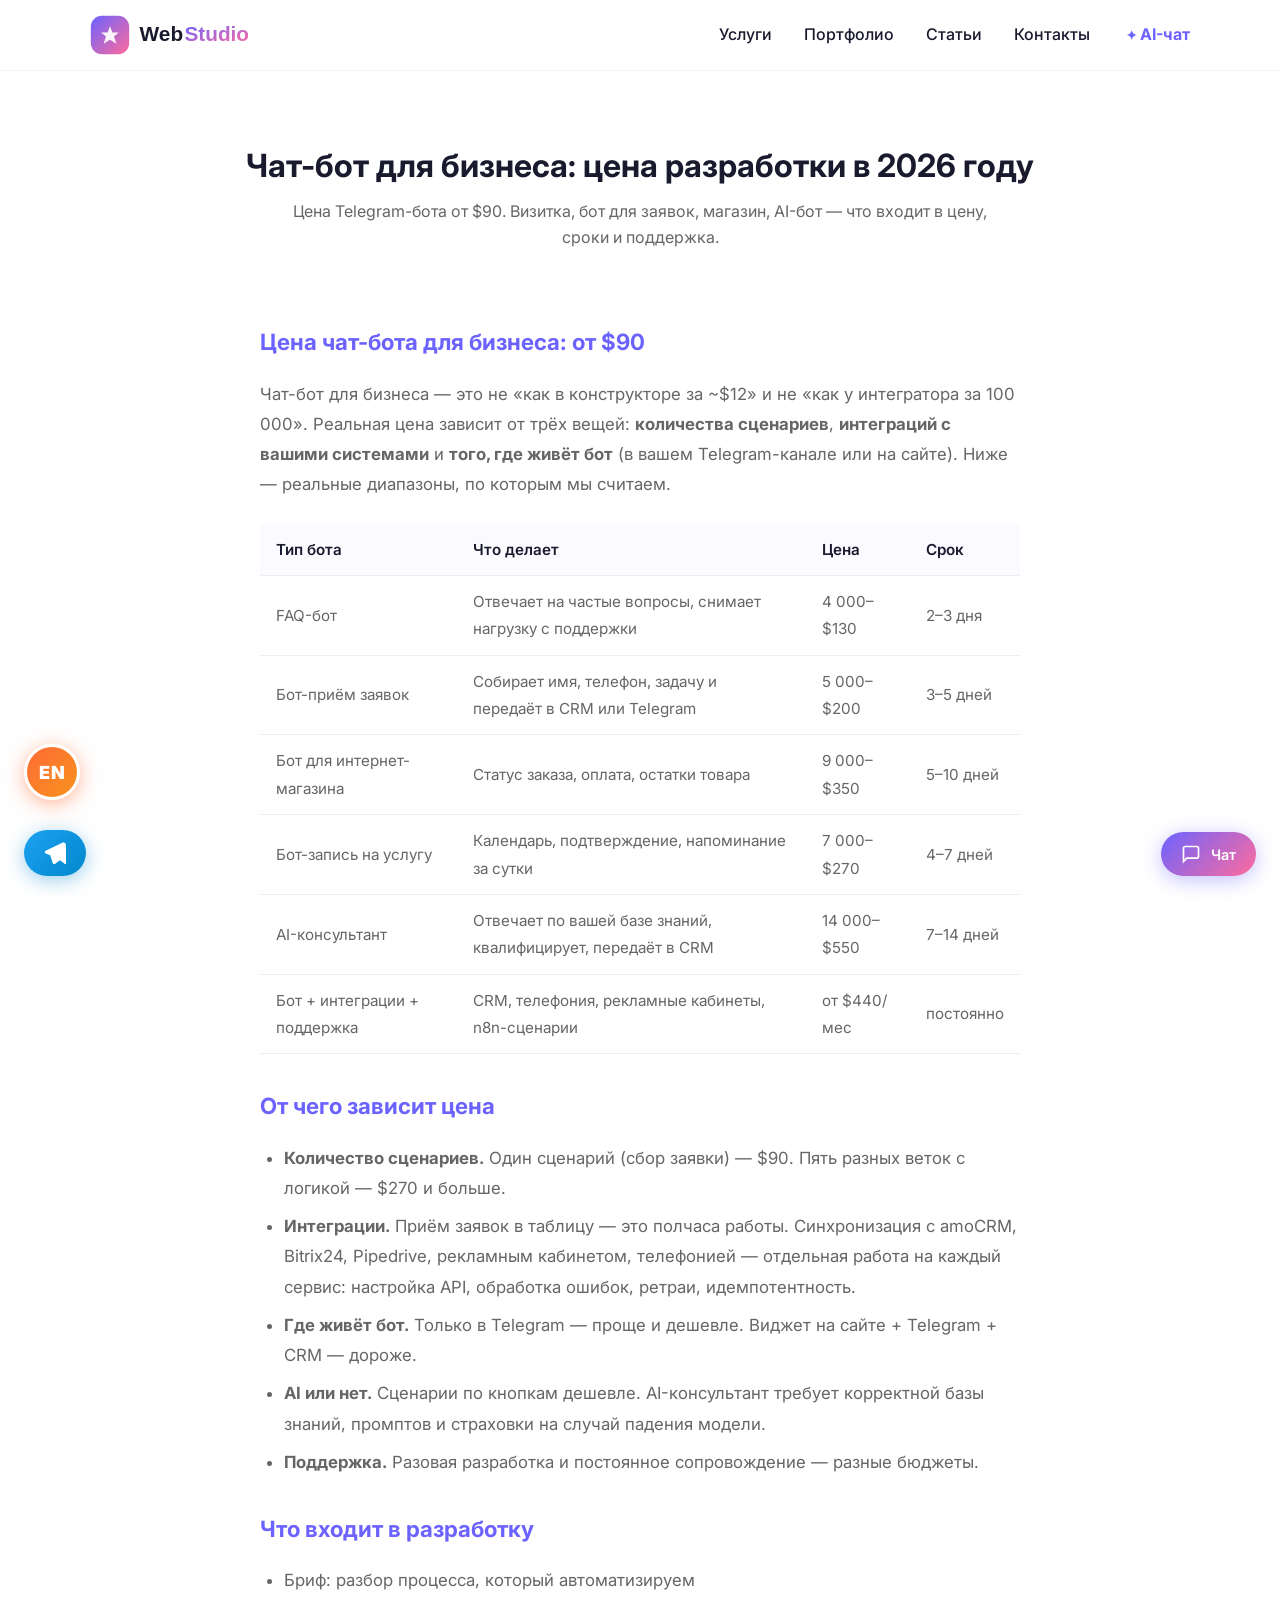
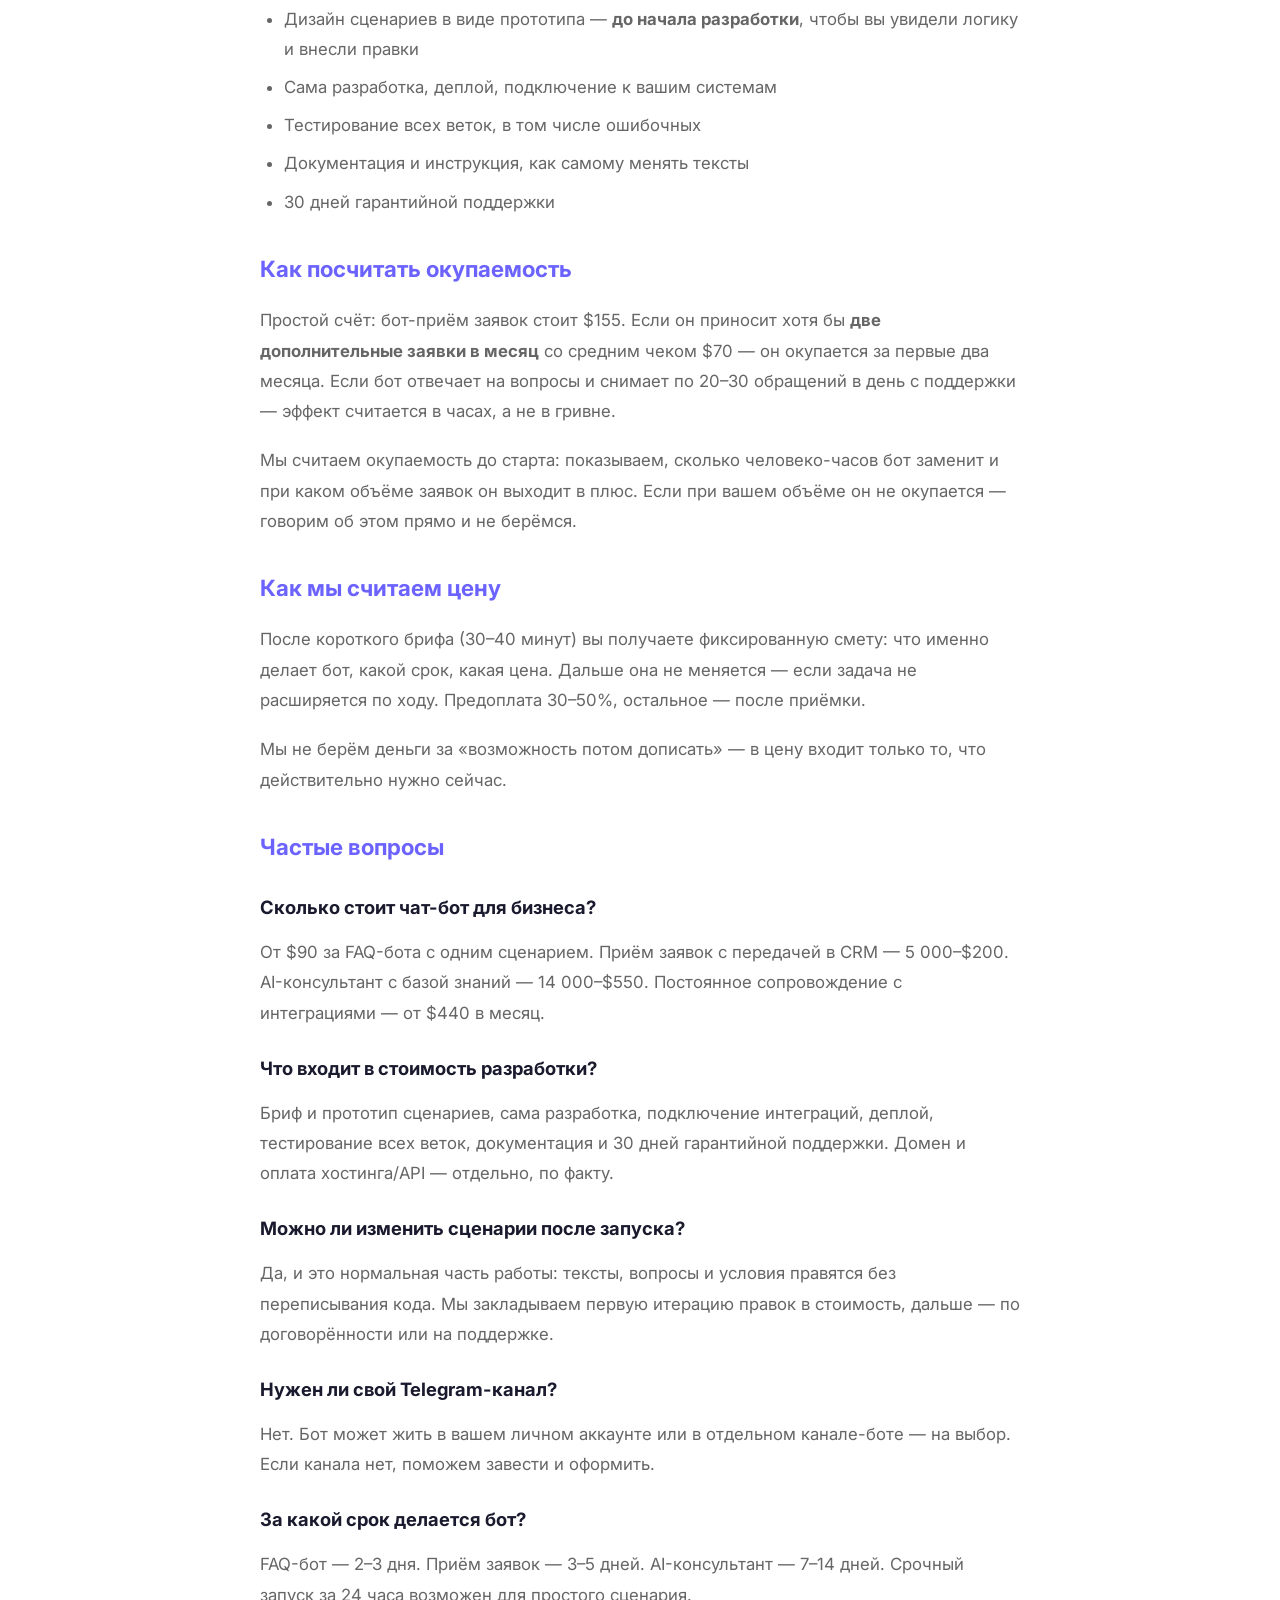
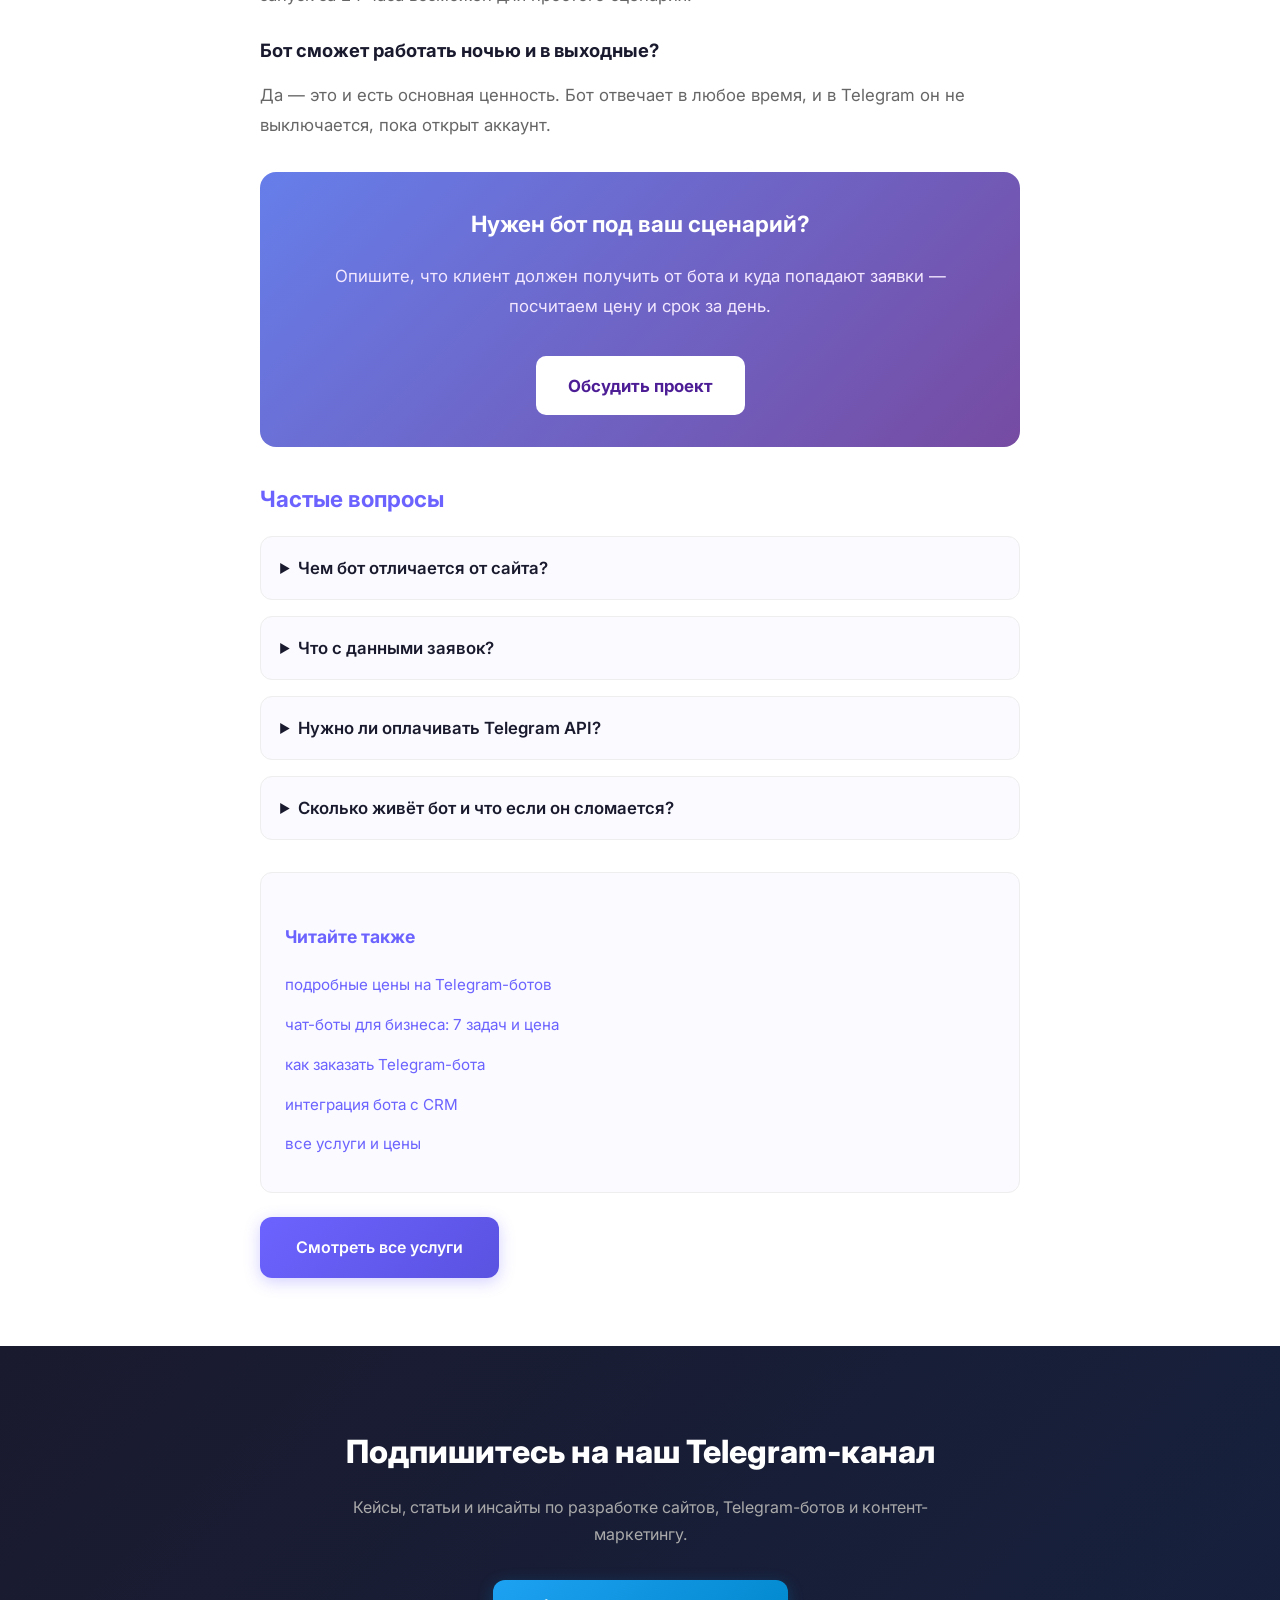
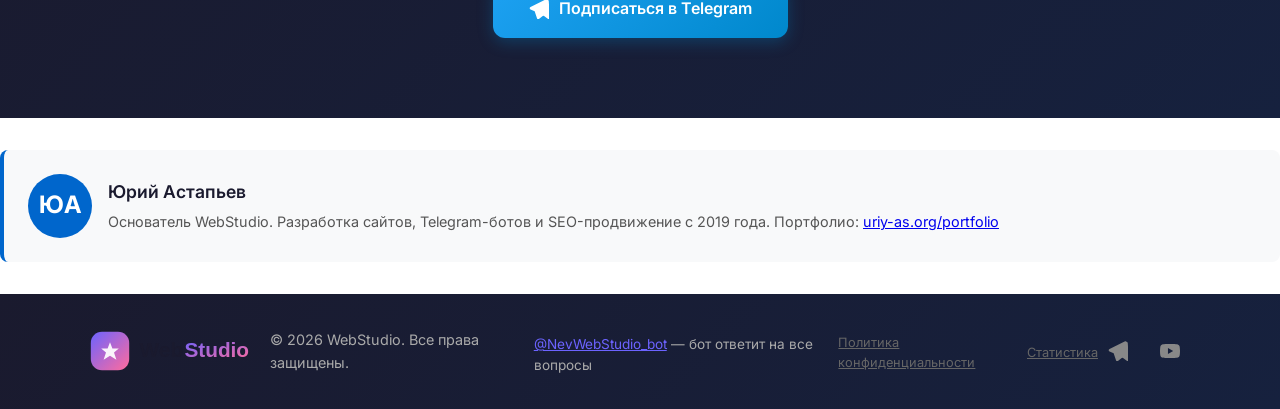
<file: chat-bot-dlya-biznesa-cena.html>
<!DOCTYPE html>
<html lang="ru">
<head>
    <meta charset="UTF-8">
    <meta name="viewport" content="width=device-width, initial-scale=1.0">
    <link rel="icon" type="image/svg+xml" href="/images/logo.svg">
    <link rel="icon" href="/favicon.ico" sizes="any">
    <link rel="apple-touch-icon" href="/apple-touch-icon.png">
    <title>Чат-бот для бизнеса: цена от $90 в 2026 году</title>
    <meta name="description" content="Сколько стоит чат-бот для бизнеса в 2026: цены по типам, что входит в разработку, от чего зависит стоимость и как окупить бота за 1-2 месяца.">
    <meta property="og:title" content="Чат-бот для бизнеса: цена разработки в 2026 году | WebStudio">
    <meta property="og:description" content="Цены на чат-ботов для бизнеса в 2026 году: от $90 до $550. Разбор по типам, что входит в цену и как посчитать окупаемость.">
    <meta property="og:type" content="website">
    <meta property="og:url" content="https://uriy-as.org/chat-bot-dlya-biznesa-cena.html">
    <meta property="og:image" content="https://uriy-as.org/og-image.png">
    <meta property="og:image:width" content="1200"><meta property="og:image:height" content="630">
    <meta property="og:locale" content="ru_RU"><meta property="og:site_name" content="WebStudio">
    <meta name="twitter:card" content="summary_large_image">
    <link rel="canonical" href="https://uriy-as.org/chat-bot-dlya-biznesa-cena.html">
    <link rel="alternate" hreflang="ru" href="https://uriy-as.org/cena-telegram-bota.html">
    <link rel="alternate" hreflang="x-default" href="https://uriy-as.org/cena-telegram-bota.html">
    <link rel="dns-prefetch" href="https://astap.pythonanywhere.com">
    <link rel="preconnect" href="https://astap.pythonanywhere.com" crossorigin>
    <link rel="dns-prefetch" href="https://mc.yandex.ru">
    <link rel="preconnect" href="https://mc.yandex.ru" crossorigin>
    <script async src="https://www.googletagmanager.com/gtag/js?id=G-MY48PMFD5M"></script>
    <script>window.dataLayer=window.dataLayer||[];function gtag(){dataLayer.push(arguments)}gtag('js',new Date());gtag('config','G-MY48PMFD5M')</script>
    <link rel="stylesheet" href="/css/style.css?v=p2-20261106">
    <link rel="preconnect" href="https://fonts.googleapis.com">
    <link href="https://fonts.googleapis.com/css2?family=Inter:wght@400;500;600;700;800&display=swap" rel="stylesheet">
    <script type="application/ld+json">{"@context": "https://schema.org", "@type": "BreadcrumbList", "itemListElement": [{"@type": "ListItem", "position": 1, "name": "Главная", "item": "https://uriy-as.org/"}, {"@type": "ListItem", "position": 2, "name": "Услуги", "item": "https://uriy-as.org/services.html"}, {"@type": "ListItem", "position": 3, "name": "Telegram-бот: цена разработки в 2026 году"}]}
    </script>
    <script type="application/ld+json">{"@context": "https://schema.org", "@type": "FAQPage", "mainEntity": [{"@type": "Question", "name": "Сколько стоит чат-бот для бизнеса?", "acceptedAnswer": {"@type": "Answer", "text": "От $90 за FAQ-бота с одним сценарием. Приём заявок с передачей в CRM — 5 000–$200. AI-консультант с базой знаний — 14 000–$550. Постоянное сопровождение с интеграциями — от $440 в месяц."}}, {"@type": "Question", "name": "Что входит в стоимость разработки?", "acceptedAnswer": {"@type": "Answer", "text": "Бриф и прототип сценариев, сама разработка, подключение интеграций, деплой, тестирование всех веток, документация и 30 дней гарантийной поддержки. Домен и оплата хостинга/API — отдельно, по факту."}}, {"@type": "Question", "name": "Можно ли изменить сценарии после запуска?", "acceptedAnswer": {"@type": "Answer", "text": "Да, и это нормальная часть работы: тексты, вопросы и условия правятся без переписывания кода. Мы закладываем первую итерацию правок в стоимость, дальше — по договорённости или на поддержке."}}, {"@type": "Question", "name": "Нужен ли свой Telegram-канал?", "acceptedAnswer": {"@type": "Answer", "text": "Нет. Бот может жить в вашем личном аккаунте или в отдельном канале-боте — на выбор. Если канала нет, поможем завести и оформить."}}, {"@type": "Question", "name": "За какой срок делается бот?", "acceptedAnswer": {"@type": "Answer", "text": "FAQ-бот — 2–3 дня. Приём заявок — 3–5 дней. AI-консультант — 7–14 дней. Срочный запуск за 24 часа возможен для простого сценария."}}, {"@type": "Question", "name": "Бот сможет работать ночью и в выходные?", "acceptedAnswer": {"@type": "Answer", "text": "Да — это и есть основная ценность. Бот отвечает в любое время, и в Telegram он не выключается, пока открыт аккаунт."}}]}</script>
    <script type="application/ld+json">
    {"@context":"https://schema.org","@type":"BreadcrumbList","itemListElement":[{"@type":"ListItem","position":1,"name":"Главная","item":"https://uriy-as.org/"},{"@type":"ListItem","position":2,"name":"Услуги","item":"https://uriy-as.org/services.html"},{"@type":"ListItem","position":3,"name":"Создание сайтов в Харькове"}]}
    </script>
    <style>
        .article-hero{padding:140px 0 40px;text-align:center}.article-hero h1{font-size:2rem;margin-bottom:.5rem}
        .article-content{max-width:800px;margin:0 auto;padding-bottom:40px;line-height:1.8;font-size:1.05rem}
        .article-content p{margin-bottom:1.2rem;color:var(--muted)}.article-content h2{font-size:1.4rem;margin:2rem 0 1rem;color:var(--accent)}
        .article-content h3{font-size:1.15rem;margin:1.5rem 0 .8rem}
        .article-content ul,.article-content ol{margin-bottom:1.2rem;padding-left:1.5rem;color:var(--muted)}
        .article-content li{margin-bottom:.5rem}
        .price-table{width:100%;border-collapse:collapse;margin:1.5rem 0;font-size:.95rem}
        .price-table th,.price-table td{padding:.75rem 1rem;text-align:left;border-bottom:1px solid var(--border)}
        .price-table th{background:var(--card-bg);font-weight:600;color:var(--text)}.price-table td{color:var(--muted)}
        .price-highlight{font-weight:700;color:var(--accent)}
        .checklist{list-style:none;padding:0;margin:1.5rem 0}.checklist li{padding:.5rem 0;padding-left:2rem;position:relative;color:var(--muted)}
        .checklist li::before{content:"";position:absolute;left:0;top:.7rem;width:16px;height:16px;background:var(--accent);border-radius:50%}
        .local-cta{margin:2rem 0;padding:2rem;background:linear-gradient(135deg,#667eea,#764ba2);border-radius:16px;color:#fff;text-align:center}
        .local-cta h2{color:#fff;margin-top:0}.local-cta a{display:inline-block;margin-top:1rem;padding:.9rem 2rem;background:#fff;color:#4c1d95;border-radius:10px;font-weight:700;text-decoration:none}
        .related-articles{margin-top:2rem;padding:1.5rem;background:var(--card-bg,#f8f9fa);border-radius:12px;border:1px solid var(--border,#eee)}
        .related-articles h3{font-size:1.1rem;margin-bottom:1rem;color:var(--accent,#2563eb)}
        .related-articles ul{list-style:none;padding:0;margin:0}.related-articles li{margin-bottom:.6rem}
        .related-articles li a{color:var(--accent,#2563eb);text-decoration:none;font-size:.95rem}
    </style>
</head>
<body>
    <header class="header"><div class="container"><div class="header__inner">
        <a href="/" class="logo"><img src="/images/logo.svg" alt="WebStudio" class="logo__img"></a>
        <nav class="nav">
            <a href="/services.html">Услуги</a><a href="/portfolio.html">Портфолио</a><a href="/articles.html">Статьи</a><a href="/#contact">Контакты</a>
            <a href="#" class="nav__bot" onclick="event.preventDefault();document.getElementById('chatBtn').click();this.blur();return false;">AI-чат</a>
        </nav>
        <button class="burger" id="burger" aria-label="Меню"><span></span><span></span><span></span></button>
    </div></div></header>

    <section class="article-hero"><div class="container">
        <h1>Чат-бот для бизнеса: цена разработки в 2026 году</h1>
        <p style="max-width:700px;margin:0 auto;color:var(--muted)">Цена Telegram-бота от $90. Визитка, бот для заявок, магазин, AI-бот — что входит в цену, сроки и поддержка.</p>
    </div></section>

<section class="article-content"><div class="container">
<h2>Цена чат-бота для бизнеса: от $90</h2>
<p>Чат-бот для бизнеса — это не «как в конструкторе за ~$12» и не «как у интегратора за 100 000». Реальная цена зависит от трёх вещей: <strong>количества сценариев</strong>, <strong>интеграций с вашими системами</strong> и <strong>того, где живёт бот</strong> (в вашем Telegram-канале или на сайте). Ниже — реальные диапазоны, по которым мы считаем.</p>

<table class="price-table">
<thead><tr><th>Тип бота</th><th>Что делает</th><th>Цена</th><th>Срок</th></tr></thead>
<tbody>
<tr><td>FAQ-бот</td><td>Отвечает на частые вопросы, снимает нагрузку с поддержки</td><td>4 000–$130</td><td>2–3 дня</td></tr>
<tr><td>Бот-приём заявок</td><td>Собирает имя, телефон, задачу и передаёт в CRM или Telegram</td><td>5 000–$200</td><td>3–5 дней</td></tr>
<tr><td>Бот для интернет-магазина</td><td>Статус заказа, оплата, остатки товара</td><td>9 000–$350</td><td>5–10 дней</td></tr>
<tr><td>Бот-запись на услугу</td><td>Календарь, подтверждение, напоминание за сутки</td><td>7 000–$270</td><td>4–7 дней</td></tr>
<tr><td>AI-консультант</td><td>Отвечает по вашей базе знаний, квалифицирует, передаёт в CRM</td><td>14 000–$550</td><td>7–14 дней</td></tr>
<tr><td>Бот + интеграции + поддержка</td><td>CRM, телефония, рекламные кабинеты, n8n-сценарии</td><td>от $440/мес</td><td>постоянно</td></tr>
</tbody>
</table>

<h2>От чего зависит цена</h2>
<ul>
<li><strong>Количество сценариев.</strong> Один сценарий (сбор заявки) — $90. Пять разных веток с логикой — $270 и больше.</li>
<li><strong>Интеграции.</strong> Приём заявок в таблицу — это полчаса работы. Синхронизация с amoCRM, Bitrix24, Pipedrive, рекламным кабинетом, телефонией — отдельная работа на каждый сервис: настройка API, обработка ошибок, ретраи, идемпотентность.</li>
<li><strong>Где живёт бот.</strong> Только в Telegram — проще и дешевле. Виджет на сайте + Telegram + CRM — дороже.</li>
<li><strong>AI или нет.</strong> Сценарии по кнопкам дешевле. AI-консультант требует корректной базы знаний, промптов и страховки на случай падения модели.</li>
<li><strong>Поддержка.</strong> Разовая разработка и постоянное сопровождение — разные бюджеты.</li>
</ul>

<h2>Что входит в разработку</h2>
<ul>
<li>Бриф: разбор процесса, который автоматизируем</li>
<li>Дизайн сценариев в виде прототипа — <strong>до начала разработки</strong>, чтобы вы увидели логику и внесли правки</li>
<li>Сама разработка, деплой, подключение к вашим системам</li>
<li>Тестирование всех веток, в том числе ошибочных</li>
<li>Документация и инструкция, как самому менять тексты</li>
<li>30 дней гарантийной поддержки</li>
</ul>

<h2>Как посчитать окупаемость</h2>
<p>Простой счёт: бот-приём заявок стоит $155. Если он приносит хотя бы <strong>две дополнительные заявки в месяц</strong> со средним чеком $70 — он окупается за первые два месяца. Если бот отвечает на вопросы и снимает по 20–30 обращений в день с поддержки — эффект считается в часах, а не в гривне.</p>
<p>Мы считаем окупаемость до старта: показываем, сколько человеко-часов бот заменит и при каком объёме заявок он выходит в плюс. Если при вашем объёме он не окупается — говорим об этом прямо и не берёмся.</p>

<h2>Как мы считаем цену</h2>
<p>После короткого брифа (30–40 минут) вы получаете фиксированную смету: что именно делает бот, какой срок, какая цена. Дальше она не меняется — если задача не расширяется по ходу. Предоплата 30–50%, остальное — после приёмки.</p>
<p>Мы не берём деньги за «возможность потом дописать» — в цену входит только то, что действительно нужно сейчас.</p>

<h2>Частые вопросы</h2>
<h3>Сколько стоит чат-бот для бизнеса?</h3>
<p>От $90 за FAQ-бота с одним сценарием. Приём заявок с передачей в CRM — 5 000–$200. AI-консультант с базой знаний — 14 000–$550. Постоянное сопровождение с интеграциями — от $440 в месяц.</p>
<h3>Что входит в стоимость разработки?</h3>
<p>Бриф и прототип сценариев, сама разработка, подключение интеграций, деплой, тестирование всех веток, документация и 30 дней гарантийной поддержки. Домен и оплата хостинга/API — отдельно, по факту.</p>
<h3>Можно ли изменить сценарии после запуска?</h3>
<p>Да, и это нормальная часть работы: тексты, вопросы и условия правятся без переписывания кода. Мы закладываем первую итерацию правок в стоимость, дальше — по договорённости или на поддержке.</p>
<h3>Нужен ли свой Telegram-канал?</h3>
<p>Нет. Бот может жить в вашем личном аккаунте или в отдельном канале-боте — на выбор. Если канала нет, поможем завести и оформить.</p>
<h3>За какой срок делается бот?</h3>
<p>FAQ-бот — 2–3 дня. Приём заявок — 3–5 дней. AI-консультант — 7–14 дней. Срочный запуск за 24 часа возможен для простого сценария.</p>
<h3>Бот сможет работать ночью и в выходные?</h3>
<p>Да — это и есть основная ценность. Бот отвечает в любое время, и в Telegram он не выключается, пока открыт аккаунт.</p>

<div class="local-cta">
            <h2>Нужен бот под ваш сценарий?</h2>
            <p style="color:#f3e8ff">Опишите, что клиент должен получить от бота и куда попадают заявки — посчитаем цену и срок за день.</p>
            <a href="/#contact">Обсудить проект</a>
        </div>

        <h2>Частые вопросы</h2>
        <details style="margin-bottom:1rem;border:1px solid var(--border);border-radius:12px;padding:1rem 1.2rem;background:var(--card-bg);">
            <summary style="font-weight:600;cursor:pointer;">Чем бот отличается от сайта?</summary>
            <p style="margin-top:0.8rem;color:var(--muted);">Бот — это разговор: клиент пишет, а получает ответ за секунды. Сайт — витрина, которую читают и из которой уходят в заявку. Часто нужны оба: сайт держит позиции в поиске, бот снимает заявки круглосуточно.</p>
        </details>
        <details style="margin-bottom:1rem;border:1px solid var(--border);border-radius:12px;padding:1rem 1.2rem;background:var(--card-bg);">
            <summary style="font-weight:600;cursor:pointer;">Что с данными заявок?</summary>
            <p style="margin-top:0.8rem;color:var(--muted);">Заявки уходят в Telegram, на почту и, если подключено, в CRM. Данные хранятся на вашем сервере, доступ только у вас. Дубли и спам отсекаются на уровне валидации.</p>
        </details>
        <details style="margin-bottom:1rem;border:1px solid var(--border);border-radius:12px;padding:1rem 1.2rem;background:var(--card-bg);">
            <summary style="font-weight:600;cursor:pointer;">Нужно ли оплачивать Telegram API?</summary>
            <p style="margin-top:0.8rem;color:var(--muted);">Нет, для большинства задач хватает обычного бота. Платный API нужен только при очень большой нагрузке — тогда обсуждаем отдельно.</p>
        </details>
        <details style="margin-bottom:1rem;border:1px solid var(--border);border-radius:12px;padding:1rem 1.2rem;background:var(--card-bg);">
            <summary style="font-weight:600;cursor:pointer;">Сколько живёт бот и что если он сломается?</summary>
            <p style="margin-top:0.8rem;color:var(--muted);">Бот работает, пока вы платите за хостинг и поддержку. Первые 30 дней после сдачи — бесплатно: правим баги и отвечаем на вопросы. Дальше — помесячная поддержка от $70 или разовые доработки.</p>
        </details>

        <div class="related-articles">
            <h3>Читайте также</h3>
            <ul>
                    <li><a href="/cena-telegram-bota.html">подробные цены на Telegram-ботов</a></li><li><a href="/blog/chat-bot-dlya-biznesa-kaysy.html">чат-боты для бизнеса: 7 задач и цена</a></li><li><a href="/blog/kak-zakazat-telegram-bota.html">как заказать Telegram-бота</a></li><li><a href="/integraciya-crm-telegram-bota.html">интеграция бота с CRM</a></li><li><a href="/services.html">все услуги и цены</a></li>
                </ul>
        </div>
        <p style="margin-top:1.5rem"><a href="/services.html" class="btn btn--primary btn--sm">Смотреть все услуги</a></p>
    </div></section>
<section class="tg-promo section"><div class="container"><div class="tg-promo__inner">
        <h2>Подпишитесь на наш Telegram-канал</h2>
        <p>Кейсы, статьи и инсайты по разработке сайтов, Telegram-ботов и контент-маркетингу.</p>
        <a href="https://t.me/uriy_as59" target="_blank" class="btn btn--tg">
            <svg viewBox="0 0 24 24" fill="currentColor"><path d="M22.26.76a1.73 1.73 0 0 0-1.76-.35L1.84 9.58a1.66 1.66 0 0 0 .05 3.08l4.88 1.9 2.94 8.86a1.38 1.38 0 0 0 .9.87 1.32 1.32 0 0 0 1.2-.21l4.23-3.46a1.8 1.8 0 0 1 2.05-.12l4.85 3.52a1.35 1.35 0 0 0 1.45.12 1.38 1.38 0 0 0 .78-1.15L23.7 2.47a1.73 1.73 0 0 0-1.44-1.71z"/></svg>
            Подписаться в Telegram
        </a>
    </div></div></section>

    <section class="author-box" style="margin:2rem 0;padding:1.5rem;background:#f8f9fa;border-radius:8px;border-left:4px solid #0066cc;">
  <div style="display:flex;align-items:center;gap:1rem;">
    <div style="width:64px;height:64px;border-radius:50%;background:#0066cc;color:#fff;display:flex;align-items:center;justify-content:center;font-size:1.5rem;font-weight:bold;flex-shrink:0;">ЮА</div>
    <div>
      <p style="margin:0;font-weight:600;font-size:1.1rem;">Юрий Астапьев</p>
      <p style="margin:0.25rem 0 0;color:#555;font-size:0.9rem;">Основатель WebStudio. Разработка сайтов, Telegram-ботов и SEO-продвижение с 2019 года. Портфолио: <a href="https://uriy-as.org/portfolio.html">uriy-as.org/portfolio</a></p>
    </div>
  </div>
</section>
<footer class="footer"><div class="container"><div class="footer__inner">
        <div class="footer__left">
            <a href="/" class="logo"><img src="/images/logo.svg" alt="WebStudio" class="logo__img" loading="lazy"></a>
            <p>&copy; 2026 WebStudio. Все права защищены.</p>
            <p style="margin-top:8px;font-size:0.85rem;"><a href="https://t.me/NevWebStudio_bot" target="_blank" style="color:var(--accent);">@NevWebStudio_bot</a> — бот ответит на все вопросы</p>
            <p style="margin-top:4px;font-size:0.8rem;"><a href="/privacy.html" style="color:var(--muted);">Политика конфиденциальности</a></p>
            <p style="margin-top:4px;font-size:0.8rem;"><a href="/stats.html" style="color:var(--muted);">Статистика</a></p>
        </div>
        <div class="footer__social">
            <a href="https://t.me/uriy_as59" target="_blank" aria-label="Telegram"><svg width="20" height="20" viewBox="0 0 24 24" fill="currentColor"><path d="M22.26.76a1.73 1.73 0 0 0-1.76-.35L1.84 9.58a1.66 1.66 0 0 0 .05 3.08l4.88 1.9 2.94 8.86a1.38 1.38 0 0 0 .9.87 1.32 1.32 0 0 0 1.2-.21l4.23-3.46a1.8 1.8 0 0 1 2.05-.12l4.85 3.52a1.35 1.35 0 0 0 1.45.12 1.38 1.38 0 0 0 .78-1.15L23.7 2.47a1.73 1.73 0 0 0-1.44-1.71z"/></svg></a>
            <a href="https://youtube.com/@%D0%AE%D1%81%D1%82%D0%B0%D1%81-%D0%B34%D1%8B" target="_blank" aria-label="YouTube"><svg width="20" height="20" viewBox="0 0 24 24" fill="currentColor"><path d="M23.5 6.2a2.96 2.96 0 0 0-2.08-2.1C19.55 3.5 12 3.5 12 3.5s-7.55 0-9.42.6A2.96 2.96 0 0 0 .5 6.2 30.9 30.9 0 0 0 0 12a30.9 30.9 0 0 0 .5 5.8 2.96 2.96 0 0 0 2.08 2.1c1.87.6 9.42.6 9.42.6s7.55 0 9.42-.6a2.96 2.96 0 0 0 2.08-2.1 30.9 30.9 0 0 0 .5-5.8 30.9 30.9 0 0 0-.5-5.8zM9.55 15.57V8.43L15.82 12l-6.27 3.57z"/></svg></a>
        </div>
    </div></div></footer>

    <a href="https://t.me/uriy_as59" target="_blank" class="tg-float" aria-label="Telegram"><svg viewBox="0 0 24 24" fill="currentColor"><path d="M22.26.76a1.73 1.73 0 0 0-1.76-.35L1.84 9.58a1.66 1.66 0 0 0 .05 3.08l4.88 1.9 2.94 8.86a1.38 1.38 0 0 0 .9.87 1.32 1.32 0 0 0 1.2-.21l4.23-3.46a1.8 1.8 0 0 1 2.05-.12l4.85 3.52a1.35 1.35 0 0 0 1.45.12 1.38 1.38 0 0 0 .78-1.15L23.7 2.47a1.73 1.73 0 0 0-1.44-1.71z"/></svg></a>
    <div class="lang-widget" id="langWidget"><button class="lang-btn-floating" id="langBtnFloat" aria-label="Switch language" onclick="toggleLang()">EN</button></div>
    <div class="chat-widget" id="chatWidget">
        <button class="chat-btn" id="chatBtn" aria-label="Чат"><svg viewBox="0 0 24 24" fill="none" stroke="currentColor" stroke-width="2"><path d="M21 15a2 2 0 0 1-2 2H7l-4 4V5a2 2 0 0 1 2-2h14a2 2 0 0 1 2 2z"/></svg><span>Чат</span></button>
        <div class="chat-popup" id="chatPopup">
            <div class="chat-popup__header"><h4>Чат с WebStudio</h4><button class="chat-popup__close" id="chatClose">&times;</button></div>
            <div class="chat-popup__body" id="chatBody"></div>
            <form class="chat-popup__form" id="chatForm"><input type="text" placeholder="Ваше сообщение..." autocomplete="off" required><button type="submit"><svg viewBox="0 0 24 24" fill="none" stroke="currentColor" stroke-width="2"><line x1="22" y1="2" x2="11" y2="13"/><polygon points="22 2 15 22 11 13 2 9 22 2"/></svg></button></form>
        </div>
    </div>
    <script defer src="/js/script.js?v=p0-20261026"></script>
    <noscript><img src="https://astap.pythonanywhere.com/pixel?page=/sozdanie-saytov-kharkov.html&ref=" style="position:absolute;left:-9999px" alt="" / loading="lazy"></noscript>
    <noscript><div><img src="https://mc.yandex.ru/watch/109350815" style="position:absolute;left:-9999px;" alt="" / loading="lazy"></div></noscript>
    <script>(function(m,e,t,r,i,k,a){m[i]=m[i]||function(){(m[i].a=m[i].a||[]).push(arguments)};m[i].l=1*new Date();for(var j=0;j<document.scripts.length;j++){if(document.scripts[j].src===r){return}}k=e.createElement(t),a=e.getElementsByTagName(t)[0],k.async=1,k.src=r,a.parentNode.insertBefore(k,a)})(window,document,"script","https://mc.yandex.ru/metrika/tag.js","ym");ym(109350815,"init",{clickmap:true,trackLinks:true,accurateTrackBounce:true,webvisor:true});</script>
</body>
</html>
</file>
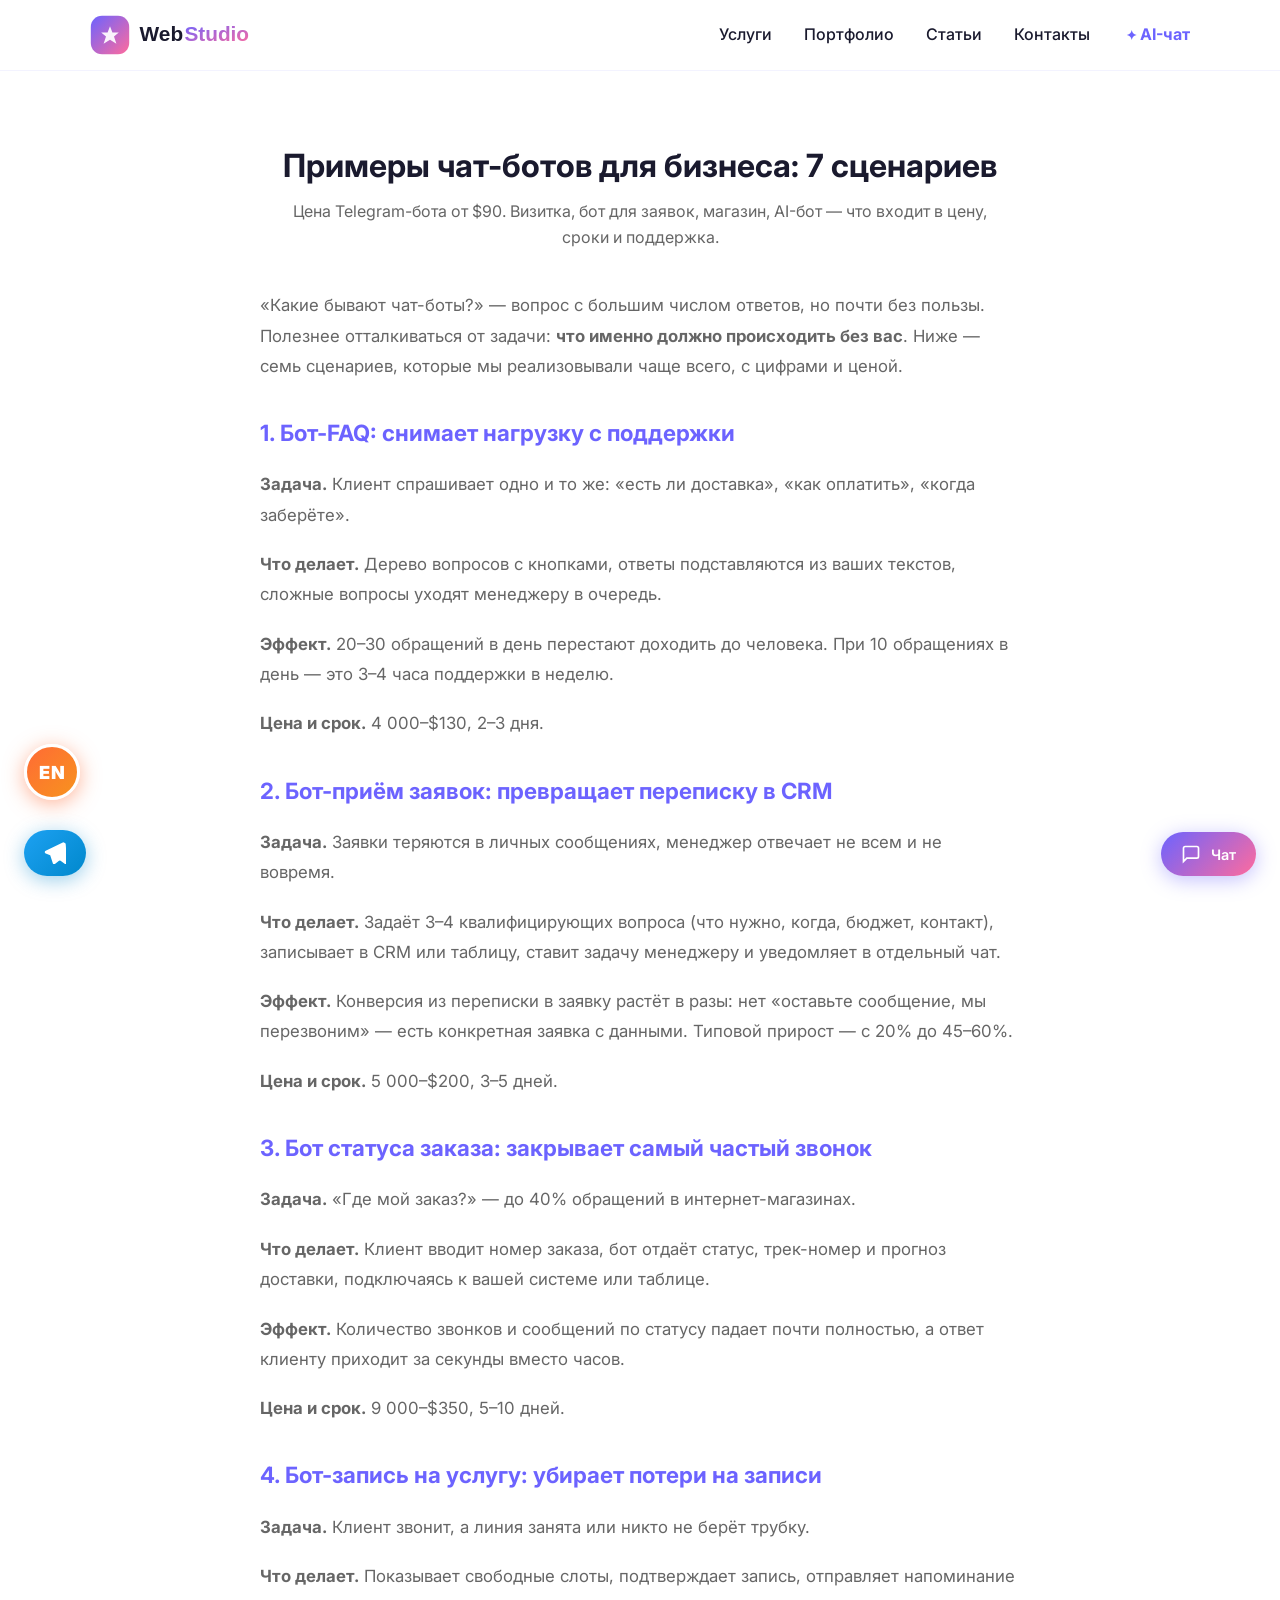
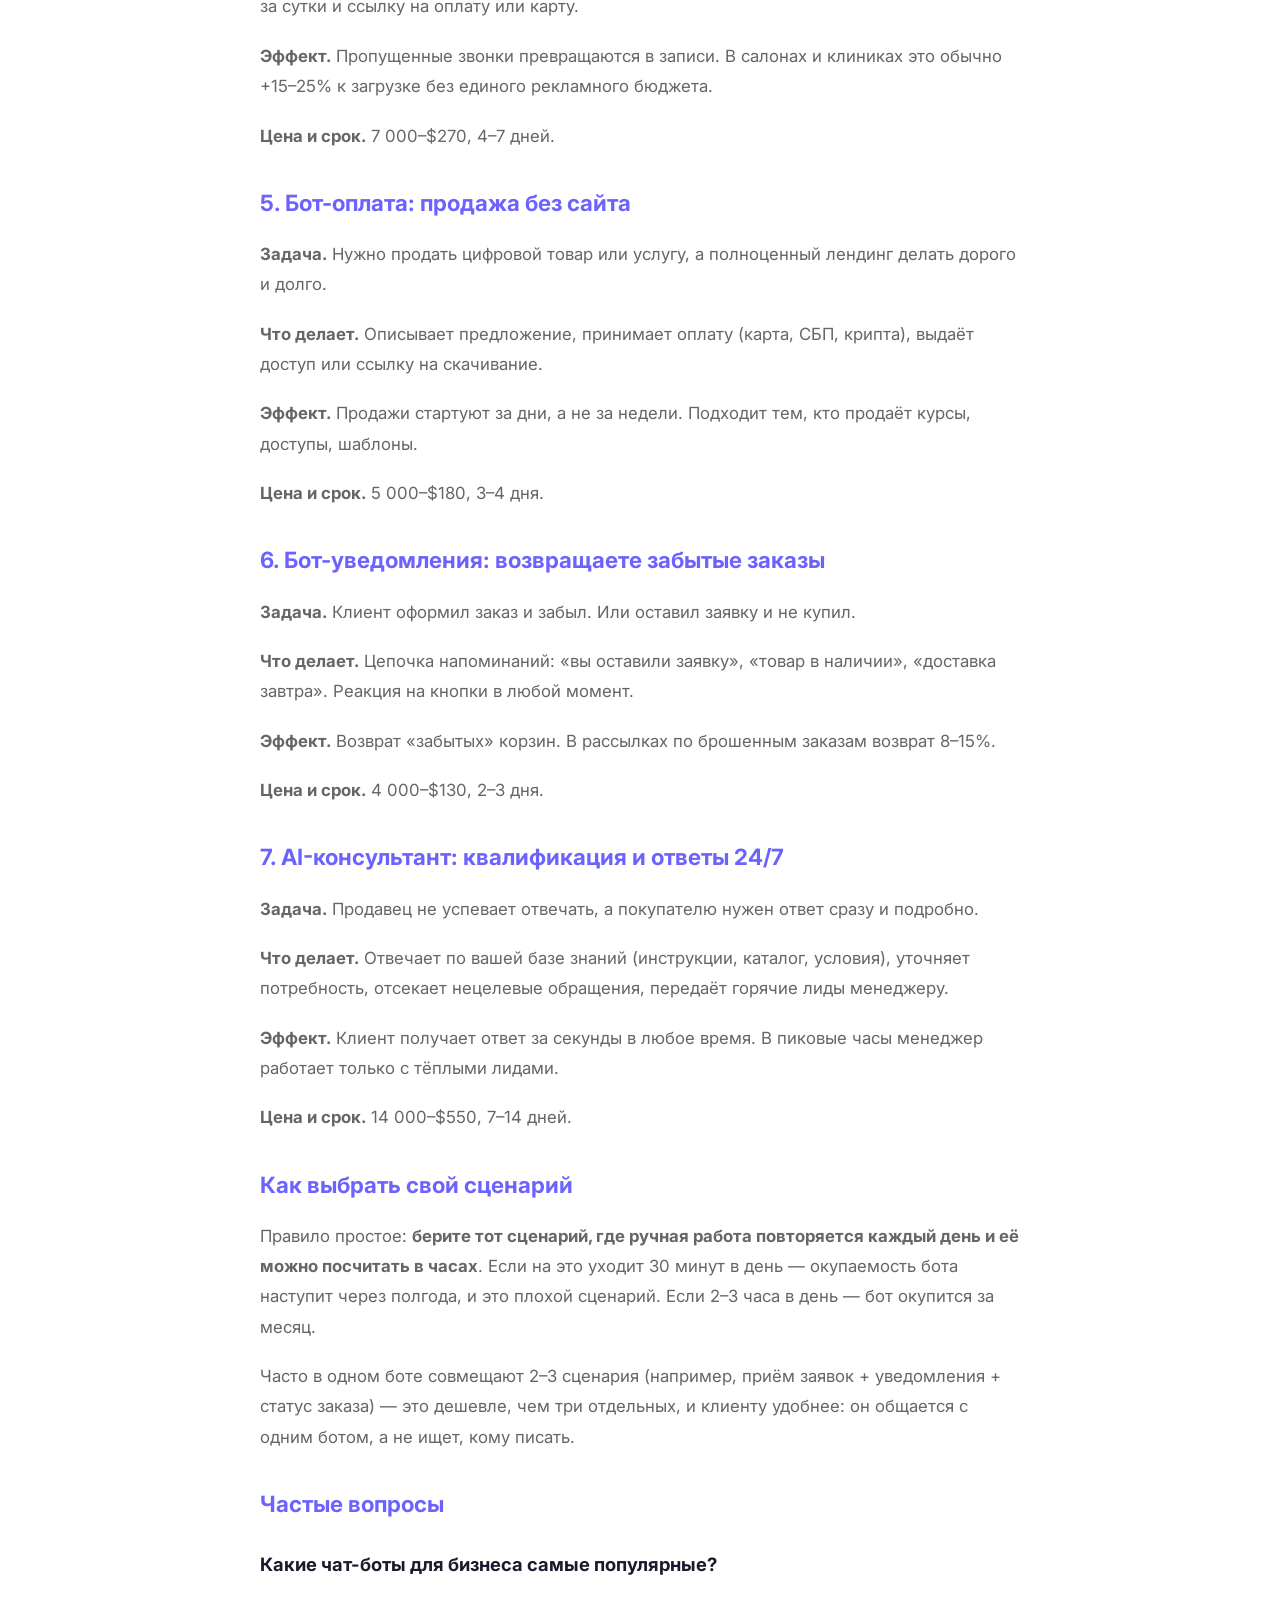
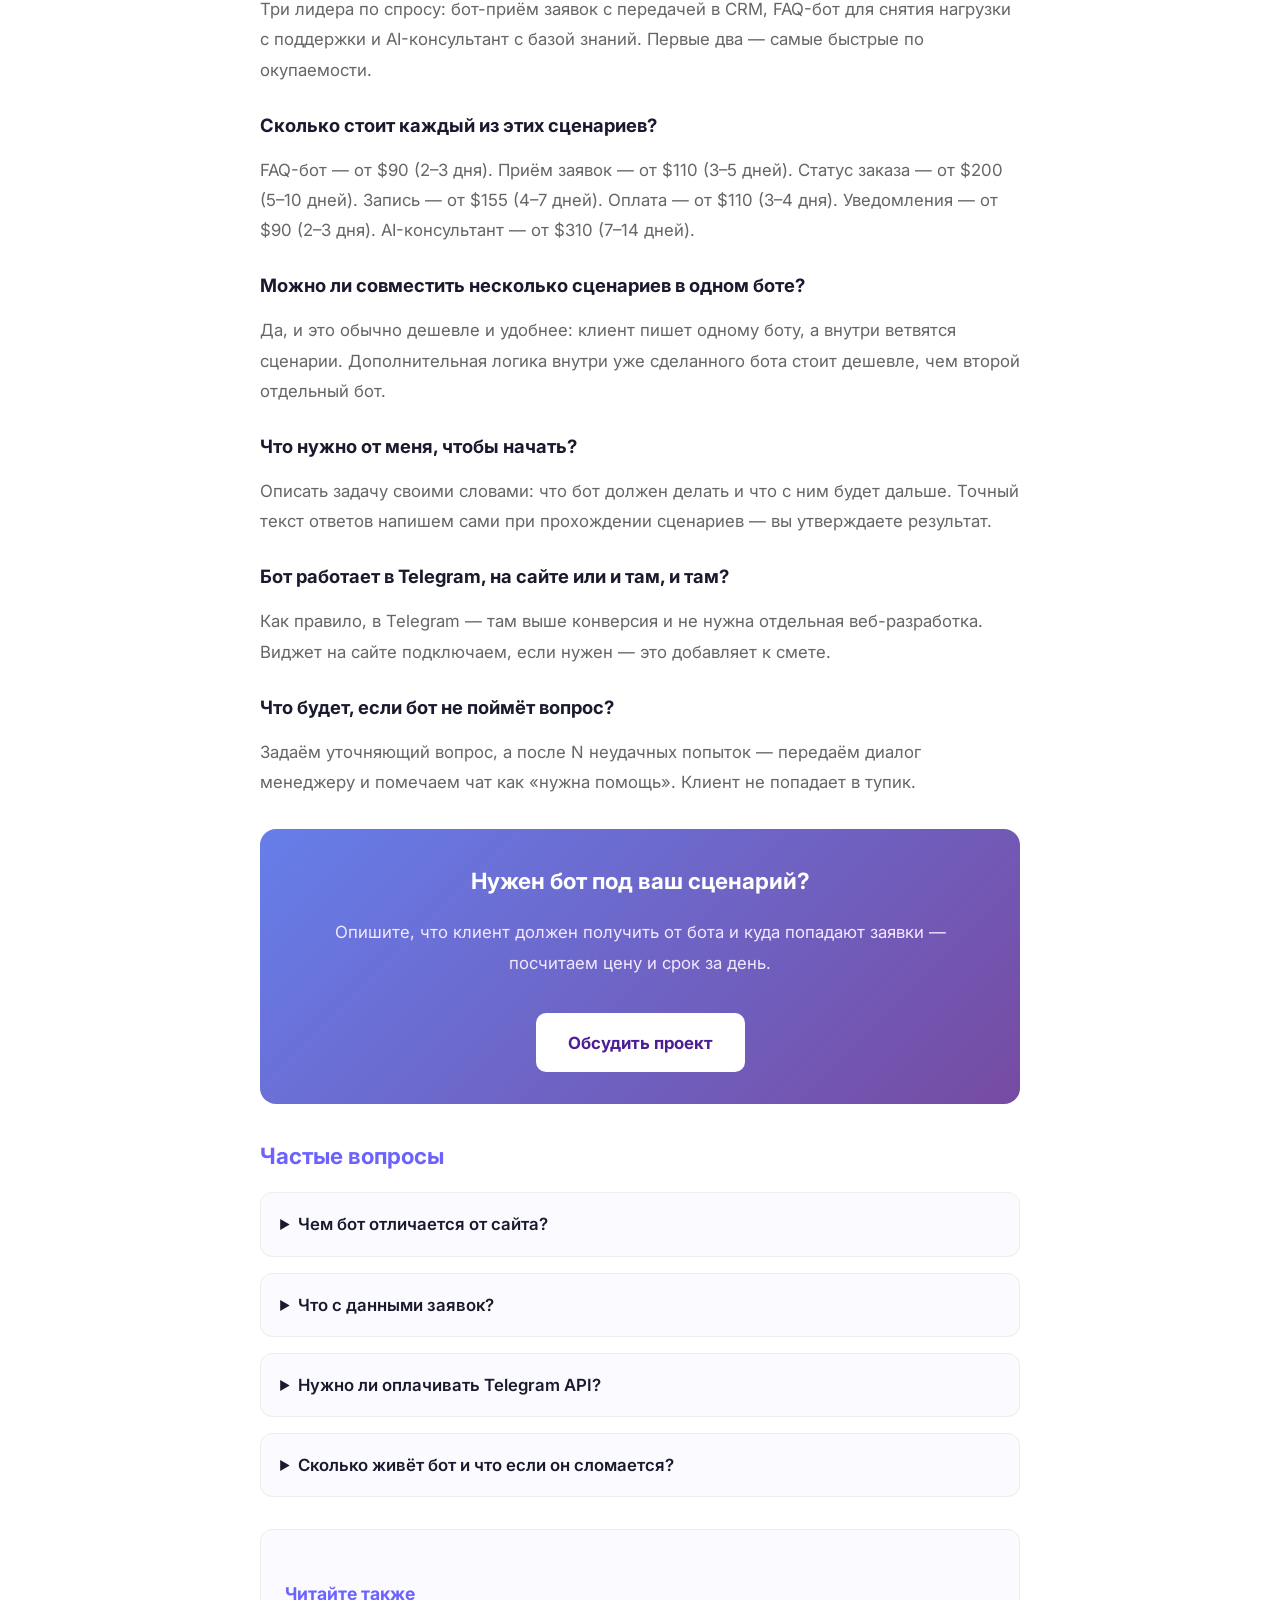
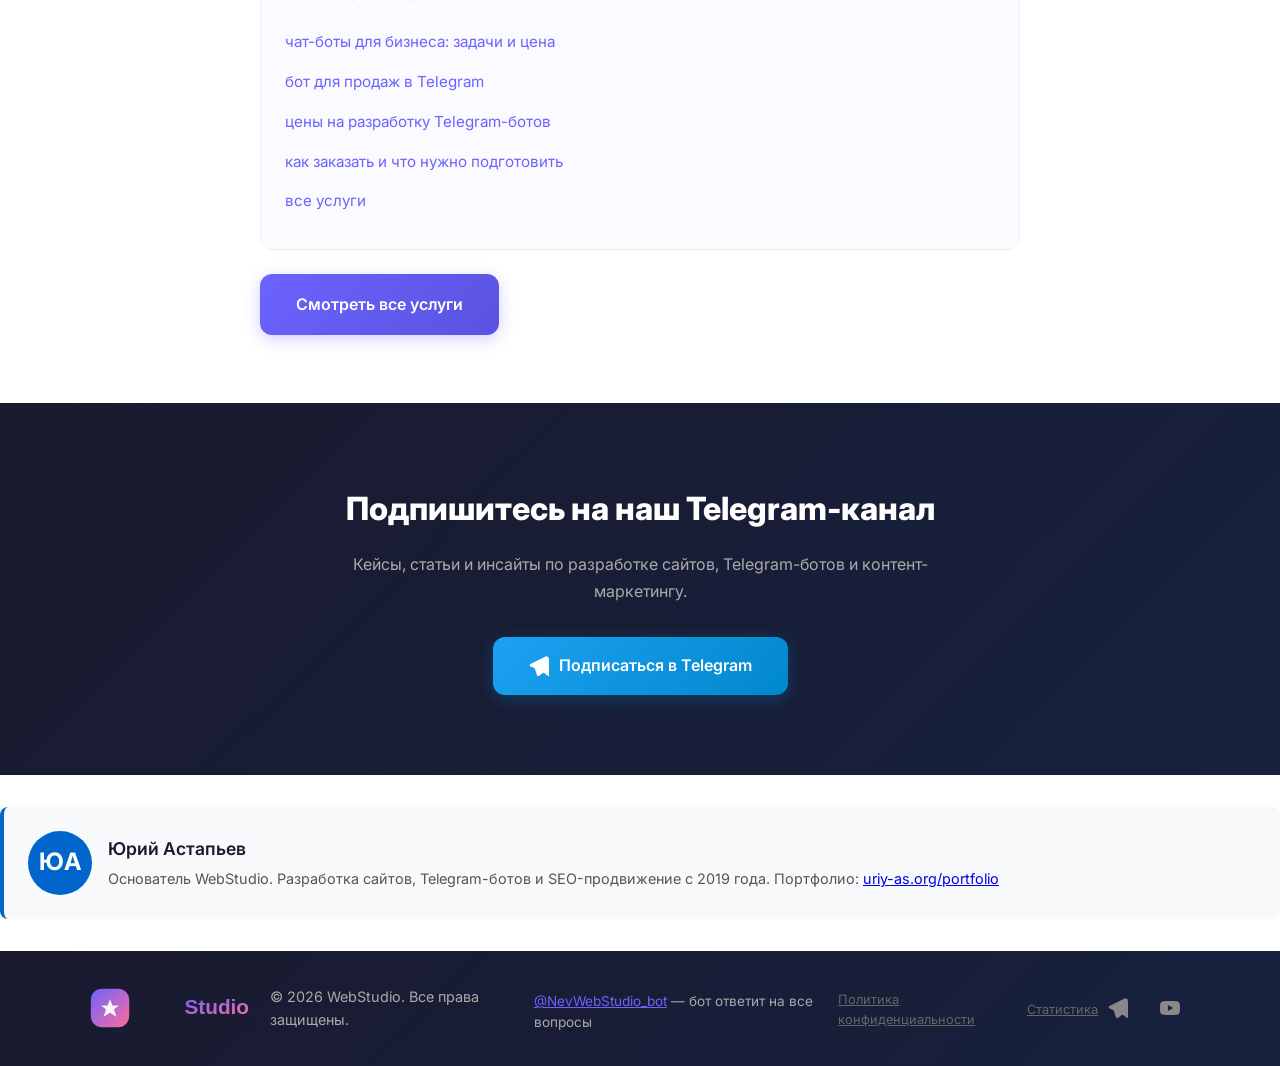
<file: chat-bot-dlya-biznesa-primery.html>
<!DOCTYPE html>
<html lang="ru">
<head>
    <meta charset="UTF-8">
    <meta name="viewport" content="width=device-width, initial-scale=1.0">
    <link rel="icon" type="image/svg+xml" href="/images/logo.svg">
    <link rel="icon" href="/favicon.ico" sizes="any">
    <link rel="apple-touch-icon" href="/apple-touch-icon.png">
    <title>Примеры чат-ботов для бизнеса: 7 сценариев с цифрами</title>
    <meta name="description" content="7 рабочих сценариев чат-бота: FAQ, лидогенерация, статус заказа, запись, оплата, уведомления, AI-консультант. Что даёт каждый и сколько стоит.">
    <meta property="og:title" content="Примеры чат-ботов для бизнеса: 7 сценариев с цифрами | WebStudio">
    <meta property="og:description" content="7 рабочих сценариев чат-бота для бизнеса — с задачей, эффектом, ценой и сроком. Как выбрать, какой бот нужен именно вам.">
    <meta property="og:type" content="website">
    <meta property="og:url" content="https://uriy-as.org/chat-bot-dlya-biznesa-primery.html">
    <meta property="og:image" content="https://uriy-as.org/og-image.png">
    <meta property="og:image:width" content="1200"><meta property="og:image:height" content="630">
    <meta property="og:locale" content="ru_RU"><meta property="og:site_name" content="WebStudio">
    <meta name="twitter:card" content="summary_large_image">
    <link rel="canonical" href="https://uriy-as.org/chat-bot-dlya-biznesa-primery.html">
    <link rel="alternate" hreflang="ru" href="https://uriy-as.org/cena-telegram-bota.html">
    <link rel="alternate" hreflang="x-default" href="https://uriy-as.org/cena-telegram-bota.html">
    <link rel="dns-prefetch" href="https://astap.pythonanywhere.com">
    <link rel="preconnect" href="https://astap.pythonanywhere.com" crossorigin>
    <link rel="dns-prefetch" href="https://mc.yandex.ru">
    <link rel="preconnect" href="https://mc.yandex.ru" crossorigin>
    <script async src="https://www.googletagmanager.com/gtag/js?id=G-MY48PMFD5M"></script>
    <script>window.dataLayer=window.dataLayer||[];function gtag(){dataLayer.push(arguments)}gtag('js',new Date());gtag('config','G-MY48PMFD5M')</script>
    <link rel="stylesheet" href="/css/style.css?v=p2-20261106">
    <link rel="preconnect" href="https://fonts.googleapis.com">
    <link href="https://fonts.googleapis.com/css2?family=Inter:wght@400;500;600;700;800&display=swap" rel="stylesheet">
    <script type="application/ld+json">{"@context": "https://schema.org", "@type": "BreadcrumbList", "itemListElement": [{"@type": "ListItem", "position": 1, "name": "Главная", "item": "https://uriy-as.org/"}, {"@type": "ListItem", "position": 2, "name": "Услуги", "item": "https://uriy-as.org/services.html"}, {"@type": "ListItem", "position": 3, "name": "Telegram-бот: цена разработки в 2026 году"}]}
    </script>
    <script type="application/ld+json">{"@context": "https://schema.org", "@type": "FAQPage", "mainEntity": [{"@type": "Question", "name": "Какие чат-боты для бизнеса самые популярные?", "acceptedAnswer": {"@type": "Answer", "text": "Три лидера по спросу: бот-приём заявок с передачей в CRM, FAQ-бот для снятия нагрузки с поддержки и AI-консультант с базой знаний. Первые два — самые быстрые по окупаемости."}}, {"@type": "Question", "name": "Сколько стоит каждый из этих сценариев?", "acceptedAnswer": {"@type": "Answer", "text": "FAQ-бот — от $90 (2–3 дня). Приём заявок — от $110 (3–5 дней). Статус заказа — от $200 (5–10 дней). Запись — от $155 (4–7 дней). Оплата — от $110 (3–4 дня). Уведомления — от $90 (2–3 дня). AI-консультант — от $310 (7–14 дней)."}}, {"@type": "Question", "name": "Можно ли совместить несколько сценариев в одном боте?", "acceptedAnswer": {"@type": "Answer", "text": "Да, и это обычно дешевле и удобнее: клиент пишет одному боту, а внутри ветвятся сценарии. Дополнительная логика внутри уже сделанного бота стоит дешевле, чем второй отдельный бот."}}, {"@type": "Question", "name": "Что нужно от меня, чтобы начать?", "acceptedAnswer": {"@type": "Answer", "text": "Описать задачу своими словами: что бот должен делать и что с ним будет дальше. Точный текст ответов напишем сами при прохождении сценариев — вы утверждаете результат."}}, {"@type": "Question", "name": "Бот работает в Telegram, на сайте или и там, и там?", "acceptedAnswer": {"@type": "Answer", "text": "Как правило, в Telegram — там выше конверсия и не нужна отдельная веб-разработка. Виджет на сайте подключаем, если нужен — это добавляет к смете."}}, {"@type": "Question", "name": "Что будет, если бот не поймёт вопрос?", "acceptedAnswer": {"@type": "Answer", "text": "Задаём уточняющий вопрос, а после N неудачных попыток — передаём диалог менеджеру и помечаем чат как «нужна помощь». Клиент не попадает в тупик."}}]}</script>
    <script type="application/ld+json">
    {"@context":"https://schema.org","@type":"BreadcrumbList","itemListElement":[{"@type":"ListItem","position":1,"name":"Главная","item":"https://uriy-as.org/"},{"@type":"ListItem","position":2,"name":"Услуги","item":"https://uriy-as.org/services.html"},{"@type":"ListItem","position":3,"name":"Создание сайтов в Харькове"}]}
    </script>
    <style>
        .article-hero{padding:140px 0 40px;text-align:center}.article-hero h1{font-size:2rem;margin-bottom:.5rem}
        .article-content{max-width:800px;margin:0 auto;padding-bottom:40px;line-height:1.8;font-size:1.05rem}
        .article-content p{margin-bottom:1.2rem;color:var(--muted)}.article-content h2{font-size:1.4rem;margin:2rem 0 1rem;color:var(--accent)}
        .article-content h3{font-size:1.15rem;margin:1.5rem 0 .8rem}
        .article-content ul,.article-content ol{margin-bottom:1.2rem;padding-left:1.5rem;color:var(--muted)}
        .article-content li{margin-bottom:.5rem}
        .price-table{width:100%;border-collapse:collapse;margin:1.5rem 0;font-size:.95rem}
        .price-table th,.price-table td{padding:.75rem 1rem;text-align:left;border-bottom:1px solid var(--border)}
        .price-table th{background:var(--card-bg);font-weight:600;color:var(--text)}.price-table td{color:var(--muted)}
        .price-highlight{font-weight:700;color:var(--accent)}
        .checklist{list-style:none;padding:0;margin:1.5rem 0}.checklist li{padding:.5rem 0;padding-left:2rem;position:relative;color:var(--muted)}
        .checklist li::before{content:"";position:absolute;left:0;top:.7rem;width:16px;height:16px;background:var(--accent);border-radius:50%}
        .local-cta{margin:2rem 0;padding:2rem;background:linear-gradient(135deg,#667eea,#764ba2);border-radius:16px;color:#fff;text-align:center}
        .local-cta h2{color:#fff;margin-top:0}.local-cta a{display:inline-block;margin-top:1rem;padding:.9rem 2rem;background:#fff;color:#4c1d95;border-radius:10px;font-weight:700;text-decoration:none}
        .related-articles{margin-top:2rem;padding:1.5rem;background:var(--card-bg,#f8f9fa);border-radius:12px;border:1px solid var(--border,#eee)}
        .related-articles h3{font-size:1.1rem;margin-bottom:1rem;color:var(--accent,#2563eb)}
        .related-articles ul{list-style:none;padding:0;margin:0}.related-articles li{margin-bottom:.6rem}
        .related-articles li a{color:var(--accent,#2563eb);text-decoration:none;font-size:.95rem}
    </style>
</head>
<body>
    <header class="header"><div class="container"><div class="header__inner">
        <a href="/" class="logo"><img src="/images/logo.svg" alt="WebStudio" class="logo__img"></a>
        <nav class="nav">
            <a href="/services.html">Услуги</a><a href="/portfolio.html">Портфолио</a><a href="/articles.html">Статьи</a><a href="/#contact">Контакты</a>
            <a href="#" class="nav__bot" onclick="event.preventDefault();document.getElementById('chatBtn').click();this.blur();return false;">AI-чат</a>
        </nav>
        <button class="burger" id="burger" aria-label="Меню"><span></span><span></span><span></span></button>
    </div></div></header>

    <section class="article-hero"><div class="container">
        <h1>Примеры чат-ботов для бизнеса: 7 сценариев</h1>
        <p style="max-width:700px;margin:0 auto;color:var(--muted)">Цена Telegram-бота от $90. Визитка, бот для заявок, магазин, AI-бот — что входит в цену, сроки и поддержка.</p>
    </div></section>

<section class="article-content"><div class="container">
<p>«Какие бывают чат-боты?» — вопрос с большим числом ответов, но почти без пользы. Полезнее отталкиваться от задачи: <strong>что именно должно происходить без вас</strong>. Ниже — семь сценариев, которые мы реализовывали чаще всего, с цифрами и ценой.</p>

<h2>1. Бот-FAQ: снимает нагрузку с поддержки</h2>
<p><strong>Задача.</strong> Клиент спрашивает одно и то же: «есть ли доставка», «как оплатить», «когда заберёте».</p>
<p><strong>Что делает.</strong> Дерево вопросов с кнопками, ответы подставляются из ваших текстов, сложные вопросы уходят менеджеру в очередь.</p>
<p><strong>Эффект.</strong> 20–30 обращений в день перестают доходить до человека. При 10 обращениях в день — это 3–4 часа поддержки в неделю.</p>
<p><strong>Цена и срок.</strong> 4 000–$130, 2–3 дня.</p>

<h2>2. Бот-приём заявок: превращает переписку в CRM</h2>
<p><strong>Задача.</strong> Заявки теряются в личных сообщениях, менеджер отвечает не всем и не вовремя.</p>
<p><strong>Что делает.</strong> Задаёт 3–4 квалифицирующих вопроса (что нужно, когда, бюджет, контакт), записывает в CRM или таблицу, ставит задачу менеджеру и уведомляет в отдельный чат.</p>
<p><strong>Эффект.</strong> Конверсия из переписки в заявку растёт в разы: нет «оставьте сообщение, мы перезвоним» — есть конкретная заявка с данными. Типовой прирост — с 20% до 45–60%.</p>
<p><strong>Цена и срок.</strong> 5 000–$200, 3–5 дней.</p>

<h2>3. Бот статуса заказа: закрывает самый частый звонок</h2>
<p><strong>Задача.</strong> «Где мой заказ?» — до 40% обращений в интернет-магазинах.</p>
<p><strong>Что делает.</strong> Клиент вводит номер заказа, бот отдаёт статус, трек-номер и прогноз доставки, подключаясь к вашей системе или таблице.</p>
<p><strong>Эффект.</strong> Количество звонков и сообщений по статусу падает почти полностью, а ответ клиенту приходит за секунды вместо часов.</p>
<p><strong>Цена и срок.</strong> 9 000–$350, 5–10 дней.</p>

<h2>4. Бот-запись на услугу: убирает потери на записи</h2>
<p><strong>Задача.</strong> Клиент звонит, а линия занята или никто не берёт трубку.</p>
<p><strong>Что делает.</strong> Показывает свободные слоты, подтверждает запись, отправляет напоминание за сутки и ссылку на оплату или карту.</p>
<p><strong>Эффект.</strong> Пропущенные звонки превращаются в записи. В салонах и клиниках это обычно +15–25% к загрузке без единого рекламного бюджета.</p>
<p><strong>Цена и срок.</strong> 7 000–$270, 4–7 дней.</p>

<h2>5. Бот-оплата: продажа без сайта</h2>
<p><strong>Задача.</strong> Нужно продать цифровой товар или услугу, а полноценный лендинг делать дорого и долго.</p>
<p><strong>Что делает.</strong> Описывает предложение, принимает оплату (карта, СБП, крипта), выдаёт доступ или ссылку на скачивание.</p>
<p><strong>Эффект.</strong> Продажи стартуют за дни, а не за недели. Подходит тем, кто продаёт курсы, доступы, шаблоны.</p>
<p><strong>Цена и срок.</strong> 5 000–$180, 3–4 дня.</p>

<h2>6. Бот-уведомления: возвращаете забытые заказы</h2>
<p><strong>Задача.</strong> Клиент оформил заказ и забыл. Или оставил заявку и не купил.</p>
<p><strong>Что делает.</strong> Цепочка напоминаний: «вы оставили заявку», «товар в наличии», «доставка завтра». Реакция на кнопки в любой момент.</p>
<p><strong>Эффект.</strong> Возврат «забытых» корзин. В рассылках по брошенным заказам возврат 8–15%.</p>
<p><strong>Цена и срок.</strong> 4 000–$130, 2–3 дня.</p>

<h2>7. AI-консультант: квалификация и ответы 24/7</h2>
<p><strong>Задача.</strong> Продавец не успевает отвечать, а покупателю нужен ответ сразу и подробно.</p>
<p><strong>Что делает.</strong> Отвечает по вашей базе знаний (инструкции, каталог, условия), уточняет потребность, отсекает нецелевые обращения, передаёт горячие лиды менеджеру.</p>
<p><strong>Эффект.</strong> Клиент получает ответ за секунды в любое время. В пиковые часы менеджер работает только с тёплыми лидами.</p>
<p><strong>Цена и срок.</strong> 14 000–$550, 7–14 дней.</p>

<h2>Как выбрать свой сценарий</h2>
<p>Правило простое: <strong>берите тот сценарий, где ручная работа повторяется каждый день и её можно посчитать в часах</strong>. Если на это уходит 30 минут в день — окупаемость бота наступит через полгода, и это плохой сценарий. Если 2–3 часа в день — бот окупится за месяц.</p>
<p>Часто в одном боте совмещают 2–3 сценария (например, приём заявок + уведомления + статус заказа) — это дешевле, чем три отдельных, и клиенту удобнее: он общается с одним ботом, а не ищет, кому писать.</p>

<h2>Частые вопросы</h2>
<h3>Какие чат-боты для бизнеса самые популярные?</h3>
<p>Три лидера по спросу: бот-приём заявок с передачей в CRM, FAQ-бот для снятия нагрузки с поддержки и AI-консультант с базой знаний. Первые два — самые быстрые по окупаемости.</p>
<h3>Сколько стоит каждый из этих сценариев?</h3>
<p>FAQ-бот — от $90 (2–3 дня). Приём заявок — от $110 (3–5 дней). Статус заказа — от $200 (5–10 дней). Запись — от $155 (4–7 дней). Оплата — от $110 (3–4 дня). Уведомления — от $90 (2–3 дня). AI-консультант — от $310 (7–14 дней).</p>
<h3>Можно ли совместить несколько сценариев в одном боте?</h3>
<p>Да, и это обычно дешевле и удобнее: клиент пишет одному боту, а внутри ветвятся сценарии. Дополнительная логика внутри уже сделанного бота стоит дешевле, чем второй отдельный бот.</p>
<h3>Что нужно от меня, чтобы начать?</h3>
<p>Описать задачу своими словами: что бот должен делать и что с ним будет дальше. Точный текст ответов напишем сами при прохождении сценариев — вы утверждаете результат.</p>
<h3>Бот работает в Telegram, на сайте или и там, и там?</h3>
<p>Как правило, в Telegram — там выше конверсия и не нужна отдельная веб-разработка. Виджет на сайте подключаем, если нужен — это добавляет к смете.</p>
<h3>Что будет, если бот не поймёт вопрос?</h3>
<p>Задаём уточняющий вопрос, а после N неудачных попыток — передаём диалог менеджеру и помечаем чат как «нужна помощь». Клиент не попадает в тупик.</p>

<div class="local-cta">
            <h2>Нужен бот под ваш сценарий?</h2>
            <p style="color:#f3e8ff">Опишите, что клиент должен получить от бота и куда попадают заявки — посчитаем цену и срок за день.</p>
            <a href="/#contact">Обсудить проект</a>
        </div>

        <h2>Частые вопросы</h2>
        <details style="margin-bottom:1rem;border:1px solid var(--border);border-radius:12px;padding:1rem 1.2rem;background:var(--card-bg);">
            <summary style="font-weight:600;cursor:pointer;">Чем бот отличается от сайта?</summary>
            <p style="margin-top:0.8rem;color:var(--muted);">Бот — это разговор: клиент пишет, а получает ответ за секунды. Сайт — витрина, которую читают и из которой уходят в заявку. Часто нужны оба: сайт держит позиции в поиске, бот снимает заявки круглосуточно.</p>
        </details>
        <details style="margin-bottom:1rem;border:1px solid var(--border);border-radius:12px;padding:1rem 1.2rem;background:var(--card-bg);">
            <summary style="font-weight:600;cursor:pointer;">Что с данными заявок?</summary>
            <p style="margin-top:0.8rem;color:var(--muted);">Заявки уходят в Telegram, на почту и, если подключено, в CRM. Данные хранятся на вашем сервере, доступ только у вас. Дубли и спам отсекаются на уровне валидации.</p>
        </details>
        <details style="margin-bottom:1rem;border:1px solid var(--border);border-radius:12px;padding:1rem 1.2rem;background:var(--card-bg);">
            <summary style="font-weight:600;cursor:pointer;">Нужно ли оплачивать Telegram API?</summary>
            <p style="margin-top:0.8rem;color:var(--muted);">Нет, для большинства задач хватает обычного бота. Платный API нужен только при очень большой нагрузке — тогда обсуждаем отдельно.</p>
        </details>
        <details style="margin-bottom:1rem;border:1px solid var(--border);border-radius:12px;padding:1rem 1.2rem;background:var(--card-bg);">
            <summary style="font-weight:600;cursor:pointer;">Сколько живёт бот и что если он сломается?</summary>
            <p style="margin-top:0.8rem;color:var(--muted);">Бот работает, пока вы платите за хостинг и поддержку. Первые 30 дней после сдачи — бесплатно: правим баги и отвечаем на вопросы. Дальше — помесячная поддержка от $70 или разовые доработки.</p>
        </details>

        <div class="related-articles">
            <h3>Читайте также</h3>
            <ul>
                    <li><a href="/blog/chat-bot-dlya-biznesa-kaysy.html">чат-боты для бизнеса: задачи и цена</a></li><li><a href="/bot-prodazh-telegram.html">бот для продаж в Telegram</a></li><li><a href="/cena-telegram-bota.html">цены на разработку Telegram-ботов</a></li><li><a href="/blog/kak-zakazat-telegram-bota.html">как заказать и что нужно подготовить</a></li><li><a href="/services.html">все услуги</a></li>
                </ul>
        </div>
        <p style="margin-top:1.5rem"><a href="/services.html" class="btn btn--primary btn--sm">Смотреть все услуги</a></p>
    </div></section>
<section class="tg-promo section"><div class="container"><div class="tg-promo__inner">
        <h2>Подпишитесь на наш Telegram-канал</h2>
        <p>Кейсы, статьи и инсайты по разработке сайтов, Telegram-ботов и контент-маркетингу.</p>
        <a href="https://t.me/uriy_as59" target="_blank" class="btn btn--tg">
            <svg viewBox="0 0 24 24" fill="currentColor"><path d="M22.26.76a1.73 1.73 0 0 0-1.76-.35L1.84 9.58a1.66 1.66 0 0 0 .05 3.08l4.88 1.9 2.94 8.86a1.38 1.38 0 0 0 .9.87 1.32 1.32 0 0 0 1.2-.21l4.23-3.46a1.8 1.8 0 0 1 2.05-.12l4.85 3.52a1.35 1.35 0 0 0 1.45.12 1.38 1.38 0 0 0 .78-1.15L23.7 2.47a1.73 1.73 0 0 0-1.44-1.71z"/></svg>
            Подписаться в Telegram
        </a>
    </div></div></section>

    <section class="author-box" style="margin:2rem 0;padding:1.5rem;background:#f8f9fa;border-radius:8px;border-left:4px solid #0066cc;">
  <div style="display:flex;align-items:center;gap:1rem;">
    <div style="width:64px;height:64px;border-radius:50%;background:#0066cc;color:#fff;display:flex;align-items:center;justify-content:center;font-size:1.5rem;font-weight:bold;flex-shrink:0;">ЮА</div>
    <div>
      <p style="margin:0;font-weight:600;font-size:1.1rem;">Юрий Астапьев</p>
      <p style="margin:0.25rem 0 0;color:#555;font-size:0.9rem;">Основатель WebStudio. Разработка сайтов, Telegram-ботов и SEO-продвижение с 2019 года. Портфолио: <a href="https://uriy-as.org/portfolio.html">uriy-as.org/portfolio</a></p>
    </div>
  </div>
</section>
<footer class="footer"><div class="container"><div class="footer__inner">
        <div class="footer__left">
            <a href="/" class="logo"><img src="/images/logo.svg" alt="WebStudio" class="logo__img" loading="lazy"></a>
            <p>&copy; 2026 WebStudio. Все права защищены.</p>
            <p style="margin-top:8px;font-size:0.85rem;"><a href="https://t.me/NevWebStudio_bot" target="_blank" style="color:var(--accent);">@NevWebStudio_bot</a> — бот ответит на все вопросы</p>
            <p style="margin-top:4px;font-size:0.8rem;"><a href="/privacy.html" style="color:var(--muted);">Политика конфиденциальности</a></p>
            <p style="margin-top:4px;font-size:0.8rem;"><a href="/stats.html" style="color:var(--muted);">Статистика</a></p>
        </div>
        <div class="footer__social">
            <a href="https://t.me/uriy_as59" target="_blank" aria-label="Telegram"><svg width="20" height="20" viewBox="0 0 24 24" fill="currentColor"><path d="M22.26.76a1.73 1.73 0 0 0-1.76-.35L1.84 9.58a1.66 1.66 0 0 0 .05 3.08l4.88 1.9 2.94 8.86a1.38 1.38 0 0 0 .9.87 1.32 1.32 0 0 0 1.2-.21l4.23-3.46a1.8 1.8 0 0 1 2.05-.12l4.85 3.52a1.35 1.35 0 0 0 1.45.12 1.38 1.38 0 0 0 .78-1.15L23.7 2.47a1.73 1.73 0 0 0-1.44-1.71z"/></svg></a>
            <a href="https://youtube.com/@%D0%AE%D1%81%D1%82%D0%B0%D1%81-%D0%B34%D1%8B" target="_blank" aria-label="YouTube"><svg width="20" height="20" viewBox="0 0 24 24" fill="currentColor"><path d="M23.5 6.2a2.96 2.96 0 0 0-2.08-2.1C19.55 3.5 12 3.5 12 3.5s-7.55 0-9.42.6A2.96 2.96 0 0 0 .5 6.2 30.9 30.9 0 0 0 0 12a30.9 30.9 0 0 0 .5 5.8 2.96 2.96 0 0 0 2.08 2.1c1.87.6 9.42.6 9.42.6s7.55 0 9.42-.6a2.96 2.96 0 0 0 2.08-2.1 30.9 30.9 0 0 0 .5-5.8 30.9 30.9 0 0 0-.5-5.8zM9.55 15.57V8.43L15.82 12l-6.27 3.57z"/></svg></a>
        </div>
    </div></div></footer>

    <a href="https://t.me/uriy_as59" target="_blank" class="tg-float" aria-label="Telegram"><svg viewBox="0 0 24 24" fill="currentColor"><path d="M22.26.76a1.73 1.73 0 0 0-1.76-.35L1.84 9.58a1.66 1.66 0 0 0 .05 3.08l4.88 1.9 2.94 8.86a1.38 1.38 0 0 0 .9.87 1.32 1.32 0 0 0 1.2-.21l4.23-3.46a1.8 1.8 0 0 1 2.05-.12l4.85 3.52a1.35 1.35 0 0 0 1.45.12 1.38 1.38 0 0 0 .78-1.15L23.7 2.47a1.73 1.73 0 0 0-1.44-1.71z"/></svg></a>
    <div class="lang-widget" id="langWidget"><button class="lang-btn-floating" id="langBtnFloat" aria-label="Switch language" onclick="toggleLang()">EN</button></div>
    <div class="chat-widget" id="chatWidget">
        <button class="chat-btn" id="chatBtn" aria-label="Чат"><svg viewBox="0 0 24 24" fill="none" stroke="currentColor" stroke-width="2"><path d="M21 15a2 2 0 0 1-2 2H7l-4 4V5a2 2 0 0 1 2-2h14a2 2 0 0 1 2 2z"/></svg><span>Чат</span></button>
        <div class="chat-popup" id="chatPopup">
            <div class="chat-popup__header"><h4>Чат с WebStudio</h4><button class="chat-popup__close" id="chatClose">&times;</button></div>
            <div class="chat-popup__body" id="chatBody"></div>
            <form class="chat-popup__form" id="chatForm"><input type="text" placeholder="Ваше сообщение..." autocomplete="off" required><button type="submit"><svg viewBox="0 0 24 24" fill="none" stroke="currentColor" stroke-width="2"><line x1="22" y1="2" x2="11" y2="13"/><polygon points="22 2 15 22 11 13 2 9 22 2"/></svg></button></form>
        </div>
    </div>
    <script defer src="/js/script.js?v=p0-20261026"></script>
    <noscript><img src="https://astap.pythonanywhere.com/pixel?page=/sozdanie-saytov-kharkov.html&ref=" style="position:absolute;left:-9999px" alt="" / loading="lazy"></noscript>
    <noscript><div><img src="https://mc.yandex.ru/watch/109350815" style="position:absolute;left:-9999px;" alt="" / loading="lazy"></div></noscript>
    <script>(function(m,e,t,r,i,k,a){m[i]=m[i]||function(){(m[i].a=m[i].a||[]).push(arguments)};m[i].l=1*new Date();for(var j=0;j<document.scripts.length;j++){if(document.scripts[j].src===r){return}}k=e.createElement(t),a=e.getElementsByTagName(t)[0],k.async=1,k.src=r,a.parentNode.insertBefore(k,a)})(window,document,"script","https://mc.yandex.ru/metrika/tag.js","ym");ym(109350815,"init",{clickmap:true,trackLinks:true,accurateTrackBounce:true,webvisor:true});</script>
</body>
</html>
</file>
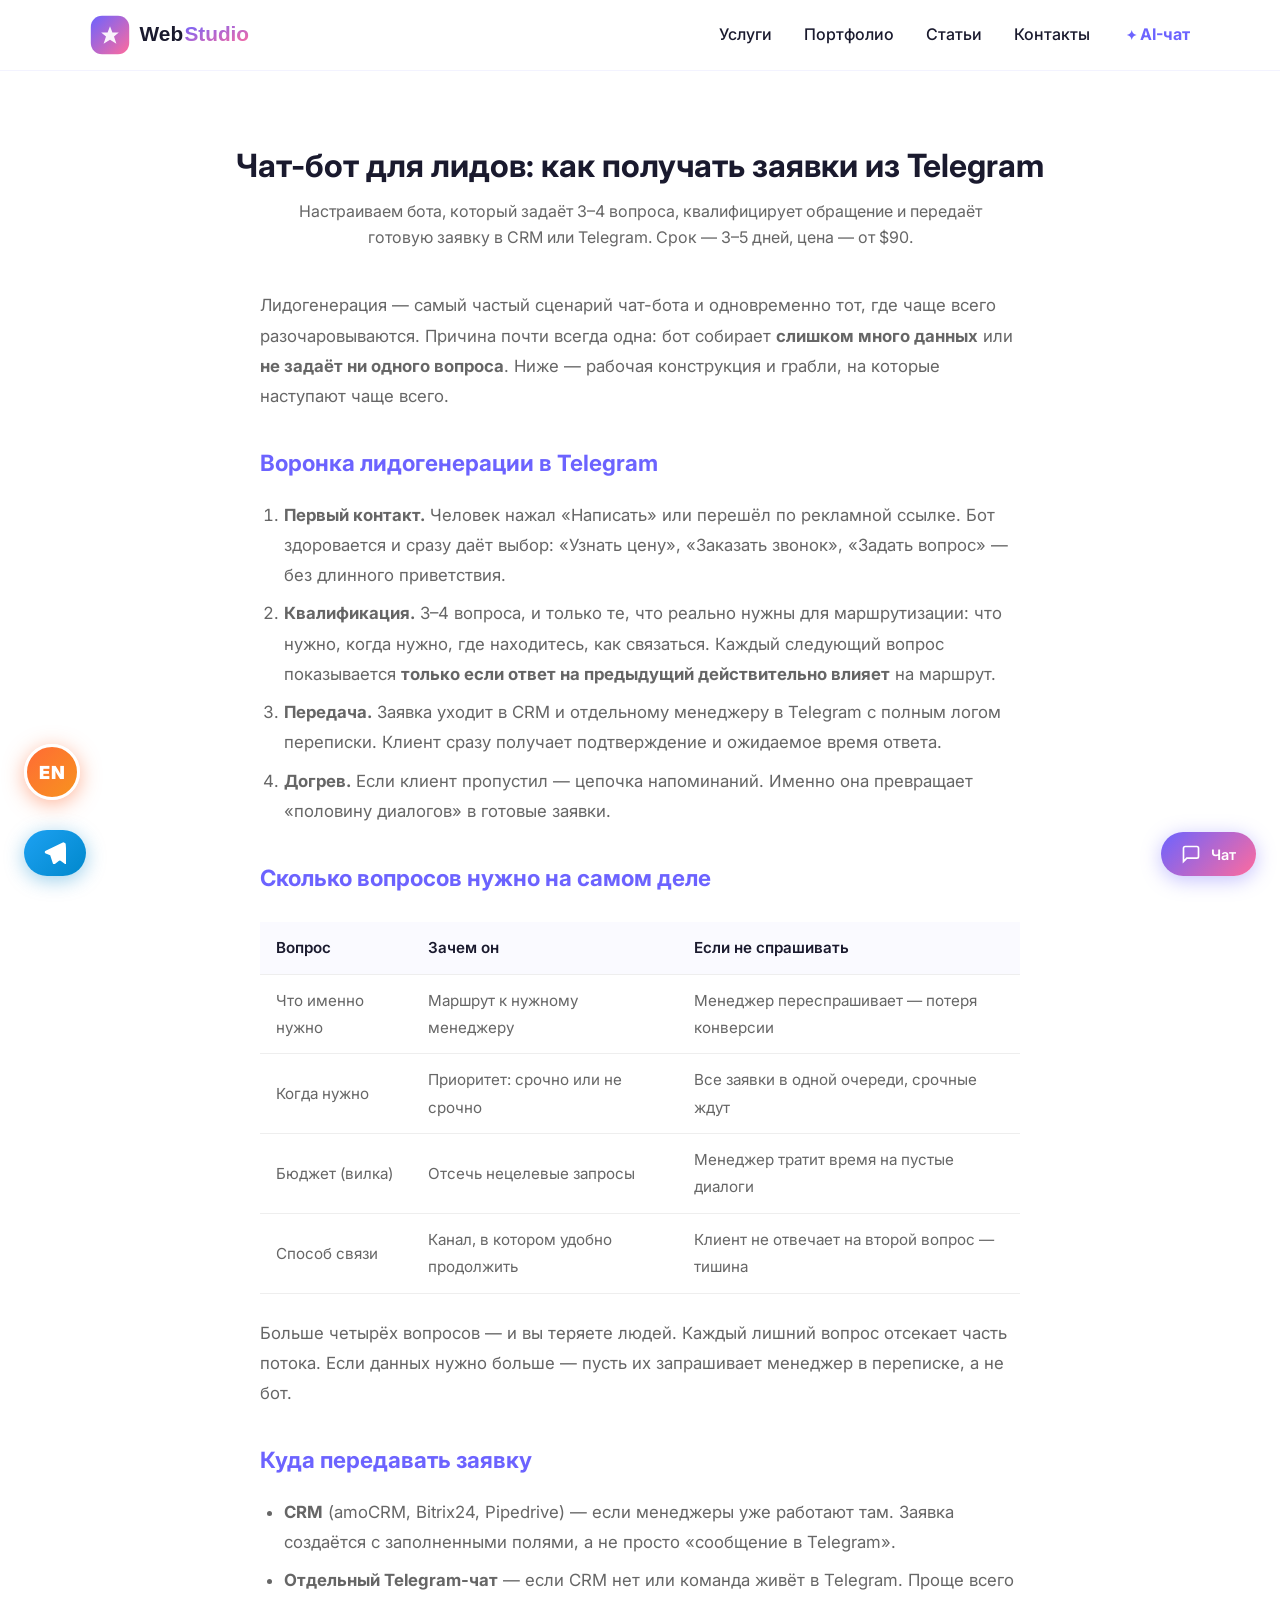
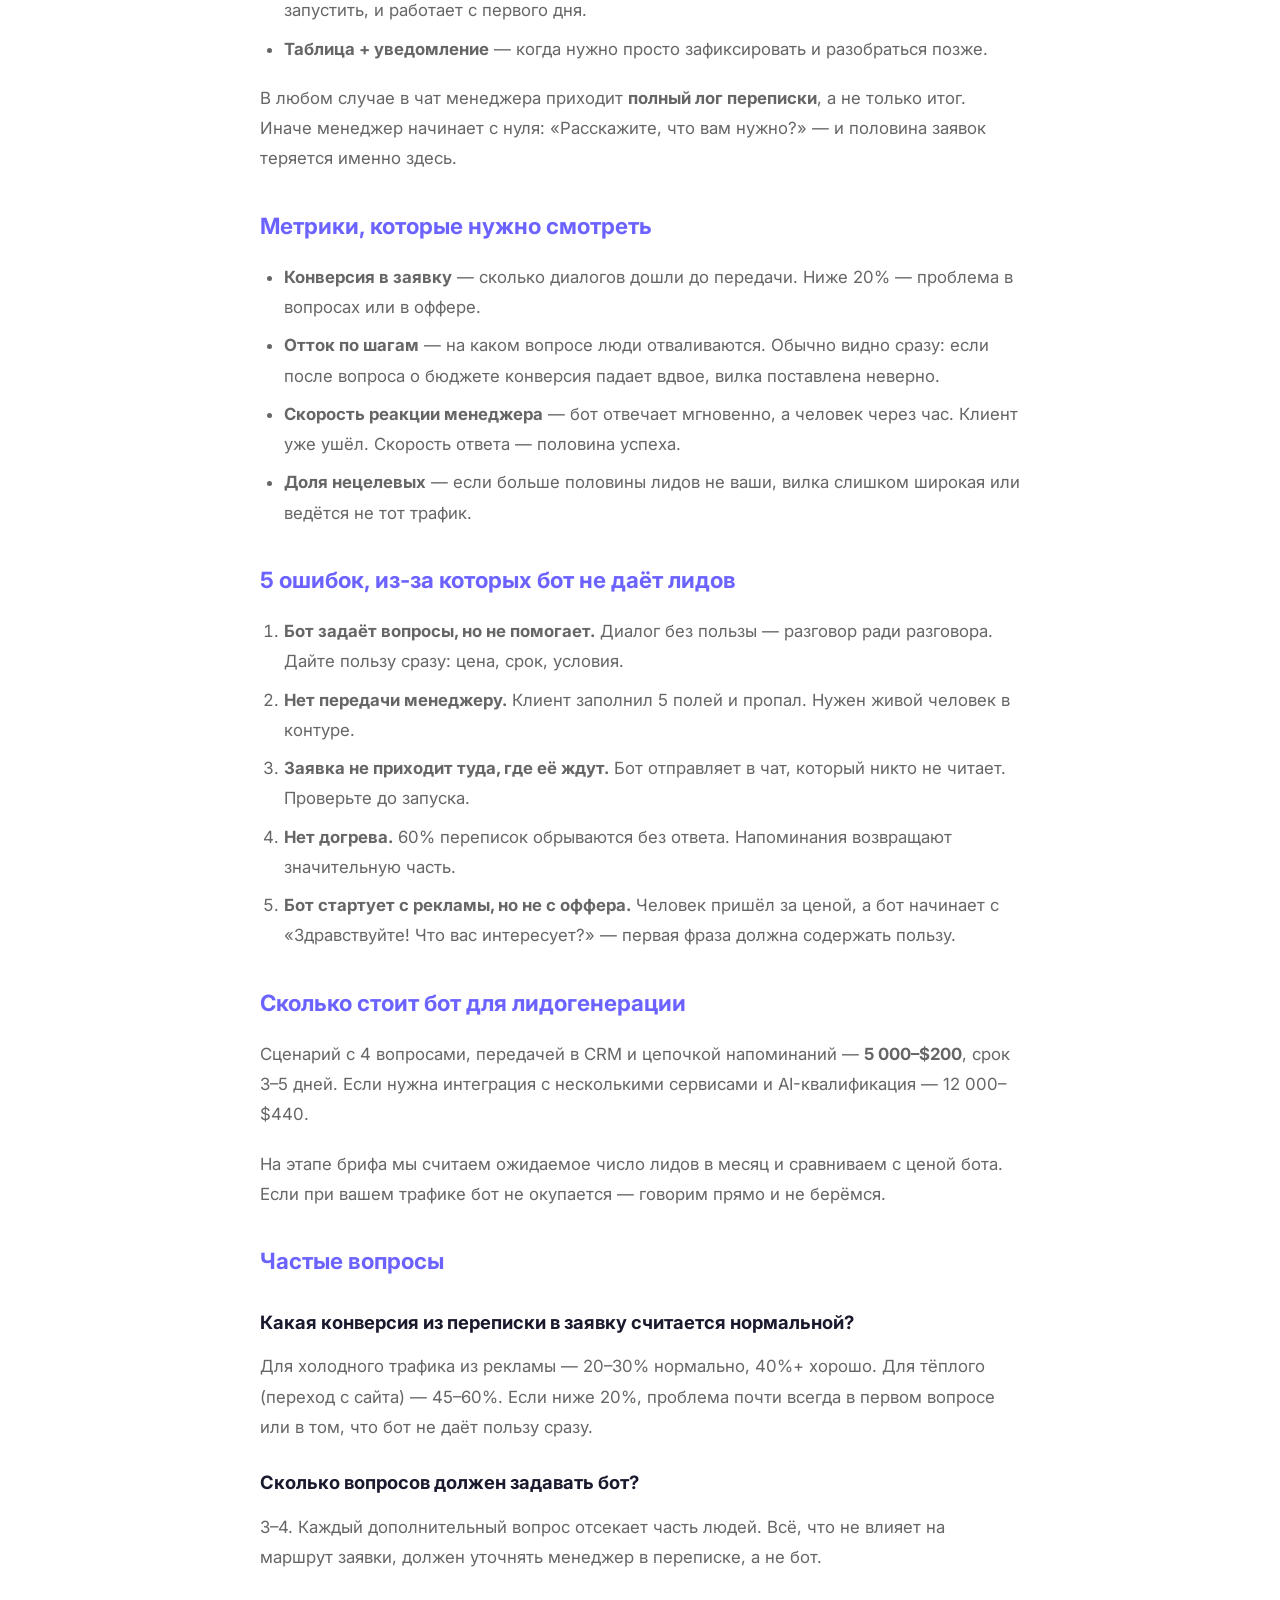
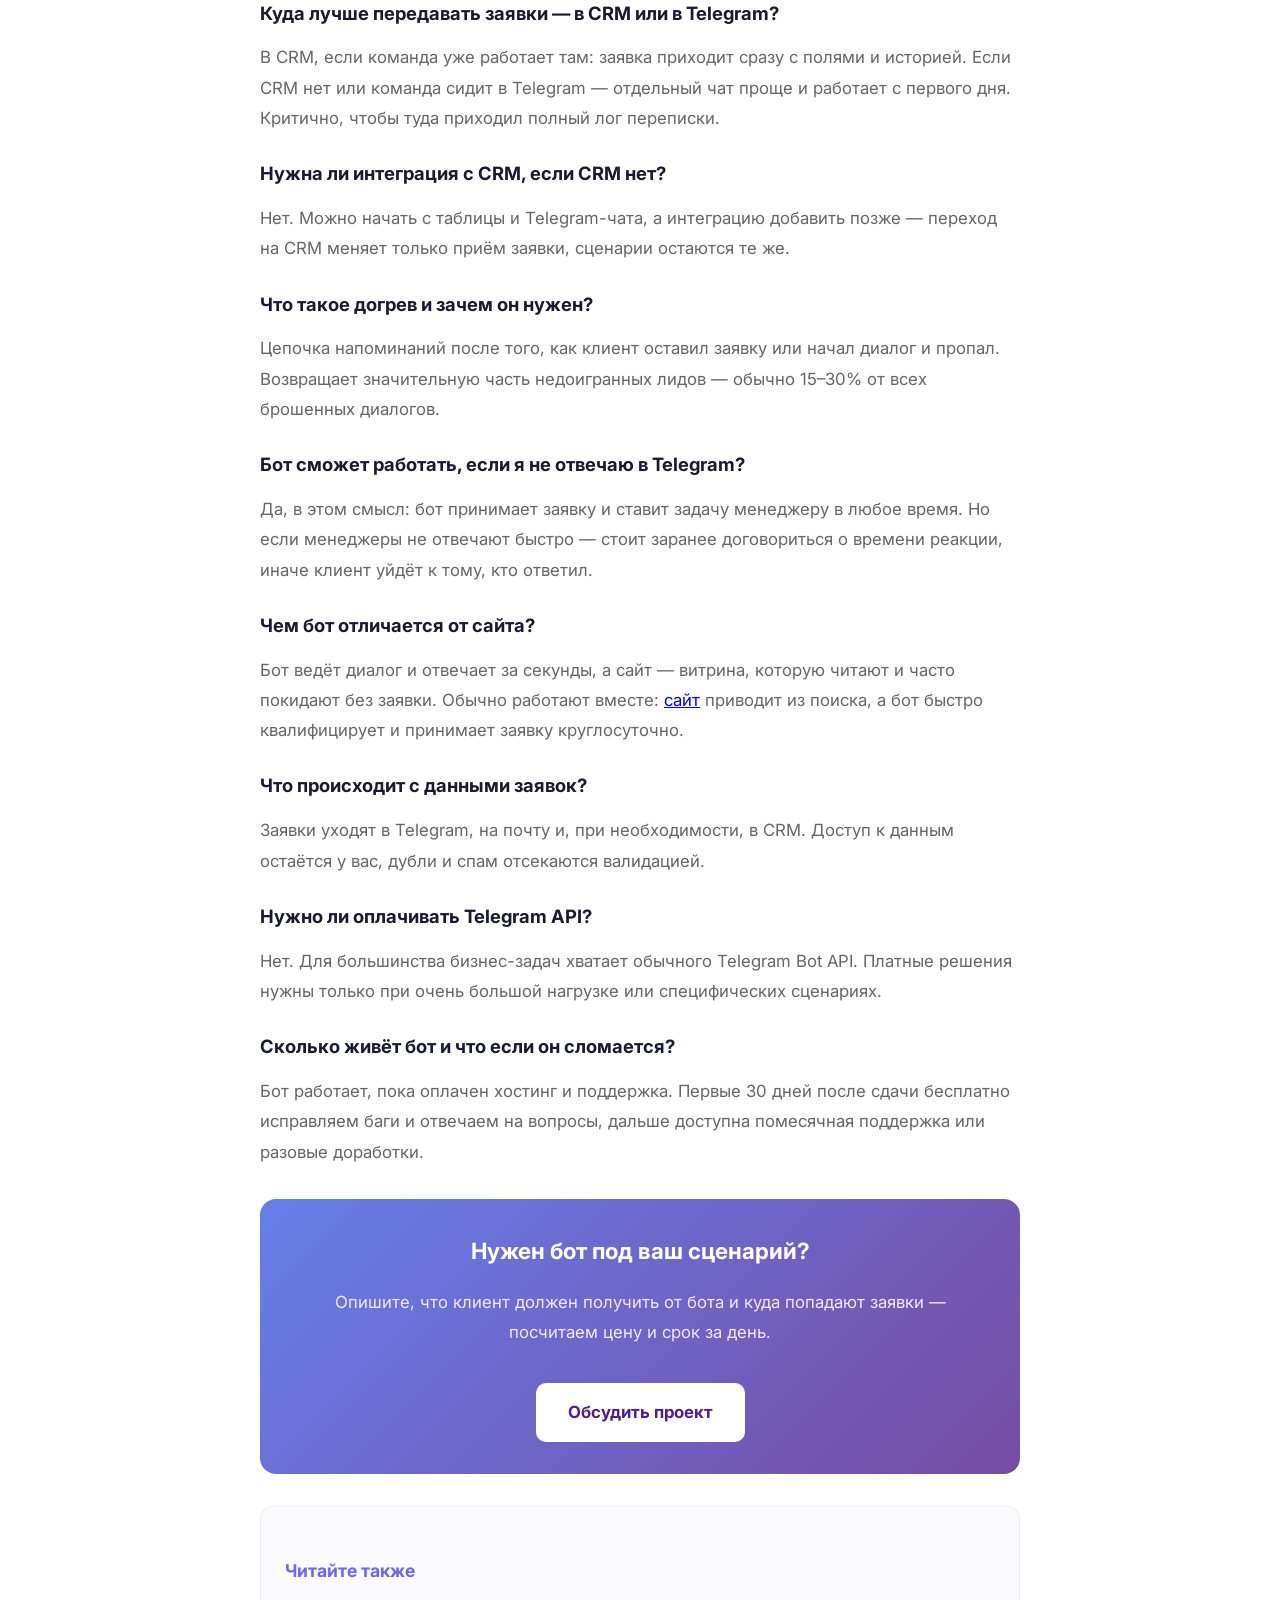
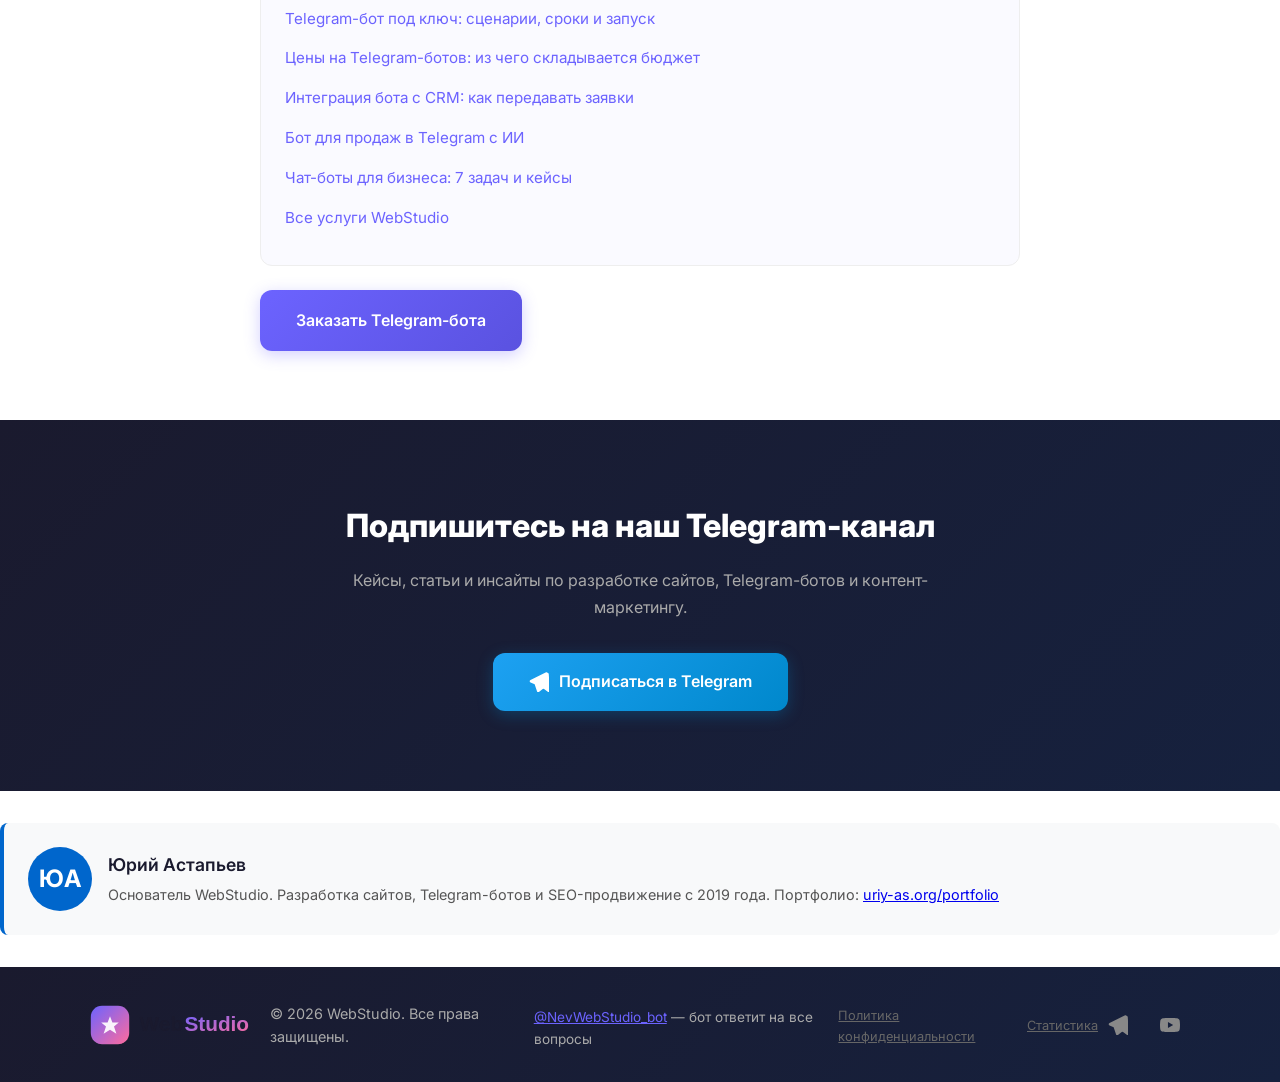
<file: chat-bot-dlya-lidov.html>
<!DOCTYPE html>
<html lang="ru">
<head>
    <meta charset="UTF-8">
    <meta name="viewport" content="width=device-width, initial-scale=1.0">
    <link rel="icon" type="image/svg+xml" href="/images/logo.svg">
    <link rel="icon" href="/favicon.ico" sizes="any">
    <link rel="apple-touch-icon" href="/apple-touch-icon.png">
    <title>Чат-бот для лидов в Telegram: заявки из переписки — от $90</title>
    <meta name="description" content="Чат-бот для лидогенерации в Telegram: квалификация, передача заявок в CRM, догрев и метрики. Настройка за 3–5 дней, цена от $90. Получите расчёт.">
    <meta property="og:title" content="Чат-бот для лидов в Telegram: заявки из переписки — от $90 | WebStudio">
    <meta property="og:description" content="Как чат-бот превращает переписку в заявки: воронка, 3–4 вопроса, CRM, догрев и метрики. Настройка за 3–5 дней, от $90.">
    <meta property="og:type" content="website">
    <meta property="og:url" content="https://uriy-as.org/chat-bot-dlya-lidov.html">
    <meta property="og:image" content="https://uriy-as.org/og-image.png">
    <meta property="og:image:width" content="1200"><meta property="og:image:height" content="630">
    <meta property="og:locale" content="ru_RU"><meta property="og:site_name" content="WebStudio">
    <meta name="twitter:card" content="summary_large_image">
    <link rel="canonical" href="https://uriy-as.org/chat-bot-dlya-lidov.html">
    <link rel="alternate" hreflang="ru" href="https://uriy-as.org/chat-bot-dlya-lidov.html">
    <link rel="alternate" hreflang="x-default" href="https://uriy-as.org/chat-bot-dlya-lidov.html">
    <link rel="dns-prefetch" href="https://astap.pythonanywhere.com">
    <link rel="preconnect" href="https://astap.pythonanywhere.com" crossorigin>
    <link rel="dns-prefetch" href="https://mc.yandex.ru">
    <link rel="preconnect" href="https://mc.yandex.ru" crossorigin>
    <script async src="https://www.googletagmanager.com/gtag/js?id=G-MY48PMFD5M"></script>
    <script>window.dataLayer=window.dataLayer||[];function gtag(){dataLayer.push(arguments)}gtag('js',new Date());gtag('config','G-MY48PMFD5M')</script>
    <link rel="stylesheet" href="/css/style.css?v=p2-20261106">
    <link rel="preconnect" href="https://fonts.googleapis.com">
    <link href="https://fonts.googleapis.com/css2?family=Inter:wght@400;500;600;700;800&display=swap" rel="stylesheet">
    <script type="application/ld+json">{"@context":"https://schema.org","@type":"BreadcrumbList","itemListElement":[{"@type":"ListItem","position":1,"name":"Главная","item":"https://uriy-as.org/"},{"@type":"ListItem","position":2,"name":"Услуги","item":"https://uriy-as.org/services.html"},{"@type":"ListItem","position":3,"name":"Чат-бот для лидов","item":"https://uriy-as.org/chat-bot-dlya-lidov.html"}]}</script>
    <script type="application/ld+json">{"@context": "https://schema.org", "@type": "FAQPage", "mainEntity": [{"@type": "Question", "name": "Какая конверсия из переписки в заявку считается нормальной?", "acceptedAnswer": {"@type": "Answer", "text": "Для холодного трафика из рекламы — 20–30% нормально, 40%+ хорошо. Для тёплого (переход с сайта) — 45–60%. Если ниже 20%, проблема почти всегда в первом вопросе или в том, что бот не даёт пользу сразу."}}, {"@type": "Question", "name": "Сколько вопросов должен задавать бот?", "acceptedAnswer": {"@type": "Answer", "text": "3–4. Каждый дополнительный вопрос отсекает часть людей. Всё, что не влияет на маршрут заявки, должен уточнять менеджер в переписке, а не бот."}}, {"@type": "Question", "name": "Куда лучше передавать заявки — в CRM или в Telegram?", "acceptedAnswer": {"@type": "Answer", "text": "В CRM, если команда уже работает там: заявка приходит сразу с полями и историей. Если CRM нет или команда сидит в Telegram — отдельный чат проще и работает с первого дня. Критично, чтобы туда приходил полный лог переписки."}}, {"@type": "Question", "name": "Нужна ли интеграция с CRM, если CRM нет?", "acceptedAnswer": {"@type": "Answer", "text": "Нет. Можно начать с таблицы и Telegram-чата, а интеграцию добавить позже — переход на CRM меняет только приём заявки, сценарии остаются те же."}}, {"@type": "Question", "name": "Что такое догрев и зачем он нужен?", "acceptedAnswer": {"@type": "Answer", "text": "Цепочка напоминаний после того, как клиент оставил заявку или начал диалог и пропал. Возвращает значительную часть недоигранных лидов — обычно 15–30% от всех брошенных диалогов."}}, {"@type": "Question", "name": "Бот сможет работать, если я не отвечаю в Telegram?", "acceptedAnswer": {"@type": "Answer", "text": "Да, в этом смысл: бот принимает заявку и ставит задачу менеджеру в любое время. Но если менеджеры не отвечают быстро — стоит заранее договориться о времени реакции, иначе клиент уйдёт к тому, кто ответил."}}, {"@type": "Question", "name": "Чем бот отличается от сайта?", "acceptedAnswer": {"@type": "Answer", "text": "Бот ведёт диалог и отвечает за секунды, а сайт — витрина, которую читают и часто покидают без заявки. Обычно работают вместе: сайт приводит из поиска, бот быстро квалифицирует и принимает заявку круглосуточно."}}, {"@type": "Question", "name": "Что происходит с данными заявок?", "acceptedAnswer": {"@type": "Answer", "text": "Заявки уходят в Telegram, на почту и, при необходимости, в CRM. Доступ к данным остаётся у вас, дубли и спам отсекаются валидацией."}}, {"@type": "Question", "name": "Нужно ли оплачивать Telegram API?", "acceptedAnswer": {"@type": "Answer", "text": "Нет. Для большинства бизнес-задач хватает обычного Telegram Bot API. Платные решения нужны только при очень большой нагрузке или специфических сценариях."}}, {"@type": "Question", "name": "Сколько живёт бот и что если он сломается?", "acceptedAnswer": {"@type": "Answer", "text": "Бот работает, пока оплачен хостинг и поддержка. Первые 30 дней после сдачи бесплатно исправляем баги и отвечаем на вопросы, дальше доступна помесячная поддержка или разовые доработки."}}]}</script>
    <style>
        .article-hero{padding:140px 0 40px;text-align:center}.article-hero h1{font-size:2rem;margin-bottom:.5rem}
        .article-content{max-width:800px;margin:0 auto;padding-bottom:40px;line-height:1.8;font-size:1.05rem}
        .article-content p{margin-bottom:1.2rem;color:var(--muted)}.article-content h2{font-size:1.4rem;margin:2rem 0 1rem;color:var(--accent)}
        .article-content h3{font-size:1.15rem;margin:1.5rem 0 .8rem}
        .article-content ul,.article-content ol{margin-bottom:1.2rem;padding-left:1.5rem;color:var(--muted)}
        .article-content li{margin-bottom:.5rem}
        .price-table{width:100%;border-collapse:collapse;margin:1.5rem 0;font-size:.95rem}
        .price-table th,.price-table td{padding:.75rem 1rem;text-align:left;border-bottom:1px solid var(--border)}
        .price-table th{background:var(--card-bg);font-weight:600;color:var(--text)}.price-table td{color:var(--muted)}
        .price-highlight{font-weight:700;color:var(--accent)}
        .checklist{list-style:none;padding:0;margin:1.5rem 0}.checklist li{padding:.5rem 0;padding-left:2rem;position:relative;color:var(--muted)}
        .checklist li::before{content:"";position:absolute;left:0;top:.7rem;width:16px;height:16px;background:var(--accent);border-radius:50%}
        .local-cta{margin:2rem 0;padding:2rem;background:linear-gradient(135deg,#667eea,#764ba2);border-radius:16px;color:#fff;text-align:center}
        .local-cta h2{color:#fff;margin-top:0}.local-cta a{display:inline-block;margin-top:1rem;padding:.9rem 2rem;background:#fff;color:#4c1d95;border-radius:10px;font-weight:700;text-decoration:none}
        .related-articles{margin-top:2rem;padding:1.5rem;background:var(--card-bg,#f8f9fa);border-radius:12px;border:1px solid var(--border,#eee)}
        .related-articles h3{font-size:1.1rem;margin-bottom:1rem;color:var(--accent,#2563eb)}
        .related-articles ul{list-style:none;padding:0;margin:0}.related-articles li{margin-bottom:.6rem}
        .related-articles li a{color:var(--accent,#2563eb);text-decoration:none;font-size:.95rem}
    </style>
</head>
<body>
    <header class="header"><div class="container"><div class="header__inner">
        <a href="/" class="logo"><img src="/images/logo.svg" alt="WebStudio" class="logo__img"></a>
        <nav class="nav">
            <a href="/services.html">Услуги</a><a href="/portfolio.html">Портфолио</a><a href="/articles.html">Статьи</a><a href="/#contact">Контакты</a>
            <a href="#" class="nav__bot" onclick="event.preventDefault();document.getElementById('chatBtn').click();this.blur();return false;">AI-чат</a>
        </nav>
        <button class="burger" id="burger" aria-label="Меню"><span></span><span></span><span></span></button>
    </div></div></header>

    <section class="article-hero"><div class="container">
        <h1>Чат-бот для лидов: как получать заявки из Telegram</h1>
        <p style="max-width:700px;margin:0 auto;color:var(--muted)">Настраиваем бота, который задаёт 3–4 вопроса, квалифицирует обращение и передаёт готовую заявку в CRM или Telegram. Срок — 3–5 дней, цена — от $90.</p>
    </div></section>

<section class="article-content"><div class="container">
<p>Лидогенерация — самый частый сценарий чат-бота и одновременно тот, где чаще всего разочаровываются. Причина почти всегда одна: бот собирает <strong>слишком много данных</strong> или <strong>не задаёт ни одного вопроса</strong>. Ниже — рабочая конструкция и грабли, на которые наступают чаще всего.</p>

<h2>Воронка лидогенерации в Telegram</h2>
<ol>
<li><strong>Первый контакт.</strong> Человек нажал «Написать» или перешёл по рекламной ссылке. Бот здоровается и сразу даёт выбор: «Узнать цену», «Заказать звонок», «Задать вопрос» — без длинного приветствия.</li>
<li><strong>Квалификация.</strong> 3–4 вопроса, и только те, что реально нужны для маршрутизации: что нужно, когда нужно, где находитесь, как связаться. Каждый следующий вопрос показывается <strong>только если ответ на предыдущий действительно влияет</strong> на маршрут.</li>
<li><strong>Передача.</strong> Заявка уходит в CRM и отдельному менеджеру в Telegram с полным логом переписки. Клиент сразу получает подтверждение и ожидаемое время ответа.</li>
<li><strong>Догрев.</strong> Если клиент пропустил — цепочка напоминаний. Именно она превращает «половину диалогов» в готовые заявки.</li>
</ol>

<h2>Сколько вопросов нужно на самом деле</h2>
<table class="price-table">
<thead><tr><th>Вопрос</th><th>Зачем он</th><th>Если не спрашивать</th></tr></thead>
<tbody>
<tr><td>Что именно нужно</td><td>Маршрут к нужному менеджеру</td><td>Менеджер переспрашивает — потеря конверсии</td></tr>
<tr><td>Когда нужно</td><td>Приоритет: срочно или не срочно</td><td>Все заявки в одной очереди, срочные ждут</td></tr>
<tr><td>Бюджет (вилка)</td><td>Отсечь нецелевые запросы</td><td>Менеджер тратит время на пустые диалоги</td></tr>
<tr><td>Способ связи</td><td>Канал, в котором удобно продолжить</td><td>Клиент не отвечает на второй вопрос — тишина</td></tr>
</tbody>
</table>
<p>Больше четырёх вопросов — и вы теряете людей. Каждый лишний вопрос отсекает часть потока. Если данных нужно больше — пусть их запрашивает менеджер в переписке, а не бот.</p>

<h2>Куда передавать заявку</h2>
<ul>
<li><strong>CRM</strong> (amoCRM, Bitrix24, Pipedrive) — если менеджеры уже работают там. Заявка создаётся с заполненными полями, а не просто «сообщение в Telegram».</li>
<li><strong>Отдельный Telegram-чат</strong> — если CRM нет или команда живёт в Telegram. Проще всего запустить, и работает с первого дня.</li>
<li><strong>Таблица + уведомление</strong> — когда нужно просто зафиксировать и разобраться позже.</li>
</ul>
<p>В любом случае в чат менеджера приходит <strong>полный лог переписки</strong>, а не только итог. Иначе менеджер начинает с нуля: «Расскажите, что вам нужно?» — и половина заявок теряется именно здесь.</p>

<h2>Метрики, которые нужно смотреть</h2>
<ul>
<li><strong>Конверсия в заявку</strong> — сколько диалогов дошли до передачи. Ниже 20% — проблема в вопросах или в оффере.</li>
<li><strong>Отток по шагам</strong> — на каком вопросе люди отваливаются. Обычно видно сразу: если после вопроса о бюджете конверсия падает вдвое, вилка поставлена неверно.</li>
<li><strong>Скорость реакции менеджера</strong> — бот отвечает мгновенно, а человек через час. Клиент уже ушёл. Скорость ответа — половина успеха.</li>
<li><strong>Доля нецелевых</strong> — если больше половины лидов не ваши, вилка слишком широкая или ведётся не тот трафик.</li>
</ul>

<h2>5 ошибок, из-за которых бот не даёт лидов</h2>
<ol>
<li><strong>Бот задаёт вопросы, но не помогает.</strong> Диалог без пользы — разговор ради разговора. Дайте пользу сразу: цена, срок, условия.</li>
<li><strong>Нет передачи менеджеру.</strong> Клиент заполнил 5 полей и пропал. Нужен живой человек в контуре.</li>
<li><strong>Заявка не приходит туда, где её ждут.</strong> Бот отправляет в чат, который никто не читает. Проверьте до запуска.</li>
<li><strong>Нет догрева.</strong> 60% переписок обрываются без ответа. Напоминания возвращают значительную часть.</li>
<li><strong>Бот стартует с рекламы, но не с оффера.</strong> Человек пришёл за ценой, а бот начинает с «Здравствуйте! Что вас интересует?» — первая фраза должна содержать пользу.</li>
</ol>

<h2>Сколько стоит бот для лидогенерации</h2>
<p>Сценарий с 4 вопросами, передачей в CRM и цепочкой напоминаний — <strong>5 000–$200</strong>, срок 3–5 дней. Если нужна интеграция с несколькими сервисами и AI-квалификация — 12 000–$440.</p>
<p>На этапе брифа мы считаем ожидаемое число лидов в месяц и сравниваем с ценой бота. Если при вашем трафике бот не окупается — говорим прямо и не берёмся.</p>

<h2>Частые вопросы</h2>
<h3>Какая конверсия из переписки в заявку считается нормальной?</h3>
<p>Для холодного трафика из рекламы — 20–30% нормально, 40%+ хорошо. Для тёплого (переход с сайта) — 45–60%. Если ниже 20%, проблема почти всегда в первом вопросе или в том, что бот не даёт пользу сразу.</p>
<h3>Сколько вопросов должен задавать бот?</h3>
<p>3–4. Каждый дополнительный вопрос отсекает часть людей. Всё, что не влияет на маршрут заявки, должен уточнять менеджер в переписке, а не бот.</p>
<h3>Куда лучше передавать заявки — в CRM или в Telegram?</h3>
<p>В CRM, если команда уже работает там: заявка приходит сразу с полями и историей. Если CRM нет или команда сидит в Telegram — отдельный чат проще и работает с первого дня. Критично, чтобы туда приходил полный лог переписки.</p>
<h3>Нужна ли интеграция с CRM, если CRM нет?</h3>
<p>Нет. Можно начать с таблицы и Telegram-чата, а интеграцию добавить позже — переход на CRM меняет только приём заявки, сценарии остаются те же.</p>
<h3>Что такое догрев и зачем он нужен?</h3>
<p>Цепочка напоминаний после того, как клиент оставил заявку или начал диалог и пропал. Возвращает значительную часть недоигранных лидов — обычно 15–30% от всех брошенных диалогов.</p>
<h3>Бот сможет работать, если я не отвечаю в Telegram?</h3>
<p>Да, в этом смысл: бот принимает заявку и ставит задачу менеджеру в любое время. Но если менеджеры не отвечают быстро — стоит заранее договориться о времени реакции, иначе клиент уйдёт к тому, кто ответил.</p>
<h3>Чем бот отличается от сайта?</h3>
<p>Бот ведёт диалог и отвечает за секунды, а сайт — витрина, которую читают и часто покидают без заявки. Обычно работают вместе: <a href="/sozdanie-saytov-kharkov.html">сайт</a> приводит из поиска, а бот быстро квалифицирует и принимает заявку круглосуточно.</p>
<h3>Что происходит с данными заявок?</h3>
<p>Заявки уходят в Telegram, на почту и, при необходимости, в CRM. Доступ к данным остаётся у вас, дубли и спам отсекаются валидацией.</p>
<h3>Нужно ли оплачивать Telegram API?</h3>
<p>Нет. Для большинства бизнес-задач хватает обычного Telegram Bot API. Платные решения нужны только при очень большой нагрузке или специфических сценариях.</p>
<h3>Сколько живёт бот и что если он сломается?</h3>
<p>Бот работает, пока оплачен хостинг и поддержка. Первые 30 дней после сдачи бесплатно исправляем баги и отвечаем на вопросы, дальше доступна помесячная поддержка или разовые доработки.</p>

<div class="local-cta">
            <h2>Нужен бот под ваш сценарий?</h2>
            <p style="color:#f3e8ff">Опишите, что клиент должен получить от бота и куда попадают заявки — посчитаем цену и срок за день.</p>
            <a href="/#contact">Обсудить проект</a>
        </div>

        <div class="related-articles">
            <h3>Читайте также</h3>
            <ul>
                    <li><a href="/telegram-bot-pod-klyuch.html">Telegram-бот под ключ: сценарии, сроки и запуск</a></li>
                    <li><a href="/cena-telegram-bota.html">Цены на Telegram-ботов: из чего складывается бюджет</a></li>
                    <li><a href="/integraciya-crm-telegram-bota.html">Интеграция бота с CRM: как передавать заявки</a></li>
                    <li><a href="/bot-prodazh-telegram.html">Бот для продаж в Telegram с ИИ</a></li>
                    <li><a href="/blog/chat-bot-dlya-biznesa-kaysy.html">Чат-боты для бизнеса: 7 задач и кейсы</a></li>
                    <li><a href="/services.html">Все услуги WebStudio</a></li>
                </ul>
        </div>
        <p style="margin-top:1.5rem"><a href="/telegram-bot-pod-klyuch.html" class="btn btn--primary btn--sm">Заказать Telegram-бота</a></p>
    </div></section>
<section class="tg-promo section"><div class="container"><div class="tg-promo__inner">
        <h2>Подпишитесь на наш Telegram-канал</h2>
        <p>Кейсы, статьи и инсайты по разработке сайтов, Telegram-ботов и контент-маркетингу.</p>
        <a href="https://t.me/uriy_as59" target="_blank" class="btn btn--tg">
            <svg viewBox="0 0 24 24" fill="currentColor"><path d="M22.26.76a1.73 1.73 0 0 0-1.76-.35L1.84 9.58a1.66 1.66 0 0 0 .05 3.08l4.88 1.9 2.94 8.86a1.38 1.38 0 0 0 .9.87 1.32 1.32 0 0 0 1.2-.21l4.23-3.46a1.8 1.8 0 0 1 2.05-.12l4.85 3.52a1.35 1.35 0 0 0 1.45.12 1.38 1.38 0 0 0 .78-1.15L23.7 2.47a1.73 1.73 0 0 0-1.44-1.71z"/></svg>
            Подписаться в Telegram
        </a>
    </div></div></section>

    <section class="author-box" style="margin:2rem 0;padding:1.5rem;background:#f8f9fa;border-radius:8px;border-left:4px solid #0066cc;">
  <div style="display:flex;align-items:center;gap:1rem;">
    <div style="width:64px;height:64px;border-radius:50%;background:#0066cc;color:#fff;display:flex;align-items:center;justify-content:center;font-size:1.5rem;font-weight:bold;flex-shrink:0;">ЮА</div>
    <div>
      <p style="margin:0;font-weight:600;font-size:1.1rem;">Юрий Астапьев</p>
      <p style="margin:0.25rem 0 0;color:#555;font-size:0.9rem;">Основатель WebStudio. Разработка сайтов, Telegram-ботов и SEO-продвижение с 2019 года. Портфолио: <a href="https://uriy-as.org/portfolio.html">uriy-as.org/portfolio</a></p>
    </div>
  </div>
</section>
<footer class="footer"><div class="container"><div class="footer__inner">
        <div class="footer__left">
            <a href="/" class="logo"><img src="/images/logo.svg" alt="WebStudio" class="logo__img" loading="lazy"></a>
            <p>&copy; 2026 WebStudio. Все права защищены.</p>
            <p style="margin-top:8px;font-size:0.85rem;"><a href="https://t.me/NevWebStudio_bot" target="_blank" style="color:var(--accent);">@NevWebStudio_bot</a> — бот ответит на все вопросы</p>
            <p style="margin-top:4px;font-size:0.8rem;"><a href="/privacy.html" style="color:var(--muted);">Политика конфиденциальности</a></p>
            <p style="margin-top:4px;font-size:0.8rem;"><a href="/stats.html" style="color:var(--muted);">Статистика</a></p>
        </div>
        <div class="footer__social">
            <a href="https://t.me/uriy_as59" target="_blank" aria-label="Telegram"><svg width="20" height="20" viewBox="0 0 24 24" fill="currentColor"><path d="M22.26.76a1.73 1.73 0 0 0-1.76-.35L1.84 9.58a1.66 1.66 0 0 0 .05 3.08l4.88 1.9 2.94 8.86a1.38 1.38 0 0 0 .9.87 1.32 1.32 0 0 0 1.2-.21l4.23-3.46a1.8 1.8 0 0 1 2.05-.12l4.85 3.52a1.35 1.35 0 0 0 1.45.12 1.38 1.38 0 0 0 .78-1.15L23.7 2.47a1.73 1.73 0 0 0-1.44-1.71z"/></svg></a>
            <a href="https://youtube.com/@%D0%AE%D1%81%D1%82%D0%B0%D1%81-%D0%B34%D1%8B" target="_blank" aria-label="YouTube"><svg width="20" height="20" viewBox="0 0 24 24" fill="currentColor"><path d="M23.5 6.2a2.96 2.96 0 0 0-2.08-2.1C19.55 3.5 12 3.5 12 3.5s-7.55 0-9.42.6A2.96 2.96 0 0 0 .5 6.2 30.9 30.9 0 0 0 0 12a30.9 30.9 0 0 0 .5 5.8 2.96 2.96 0 0 0 2.08 2.1c1.87.6 9.42.6 9.42.6s7.55 0 9.42-.6a2.96 2.96 0 0 0 2.08-2.1 30.9 30.9 0 0 0 .5-5.8 30.9 30.9 0 0 0-.5-5.8zM9.55 15.57V8.43L15.82 12l-6.27 3.57z"/></svg></a>
        </div>
    </div></div></footer>

    <a href="https://t.me/uriy_as59" target="_blank" class="tg-float" aria-label="Telegram"><svg viewBox="0 0 24 24" fill="currentColor"><path d="M22.26.76a1.73 1.73 0 0 0-1.76-.35L1.84 9.58a1.66 1.66 0 0 0 .05 3.08l4.88 1.9 2.94 8.86a1.38 1.38 0 0 0 .9.87 1.32 1.32 0 0 0 1.2-.21l4.23-3.46a1.8 1.8 0 0 1 2.05-.12l4.85 3.52a1.35 1.35 0 0 0 1.45.12 1.38 1.38 0 0 0 .78-1.15L23.7 2.47a1.73 1.73 0 0 0-1.44-1.71z"/></svg></a>
    <div class="lang-widget" id="langWidget"><button class="lang-btn-floating" id="langBtnFloat" aria-label="Switch language" onclick="toggleLang()">EN</button></div>
    <div class="chat-widget" id="chatWidget">
        <button class="chat-btn" id="chatBtn" aria-label="Чат"><svg viewBox="0 0 24 24" fill="none" stroke="currentColor" stroke-width="2"><path d="M21 15a2 2 0 0 1-2 2H7l-4 4V5a2 2 0 0 1 2-2h14a2 2 0 0 1 2 2z"/></svg><span>Чат</span></button>
        <div class="chat-popup" id="chatPopup">
            <div class="chat-popup__header"><h4>Чат с WebStudio</h4><button class="chat-popup__close" id="chatClose">&times;</button></div>
            <div class="chat-popup__body" id="chatBody"></div>
            <form class="chat-popup__form" id="chatForm"><input type="text" placeholder="Ваше сообщение..." autocomplete="off" required><button type="submit"><svg viewBox="0 0 24 24" fill="none" stroke="currentColor" stroke-width="2"><line x1="22" y1="2" x2="11" y2="13"/><polygon points="22 2 15 22 11 13 2 9 22 2"/></svg></button></form>
        </div>
    </div>
    <script defer src="/js/script.js?v=p0-20261026"></script>
    <noscript><img src="https://astap.pythonanywhere.com/pixel?page=/sozdanie-saytov-kharkov.html&ref=" style="position:absolute;left:-9999px" alt="" / loading="lazy"></noscript>
    <noscript><div><img src="https://mc.yandex.ru/watch/109350815" style="position:absolute;left:-9999px;" alt="" / loading="lazy"></div></noscript>
    <script>(function(m,e,t,r,i,k,a){m[i]=m[i]||function(){(m[i].a=m[i].a||[]).push(arguments)};m[i].l=1*new Date();for(var j=0;j<document.scripts.length;j++){if(document.scripts[j].src===r){return}}k=e.createElement(t),a=e.getElementsByTagName(t)[0],k.async=1,k.src=r,a.parentNode.insertBefore(k,a)})(window,document,"script","https://mc.yandex.ru/metrika/tag.js","ym");ym(109350815,"init",{clickmap:true,trackLinks:true,accurateTrackBounce:true,webvisor:true});</script>
</body>
</html>
</file>
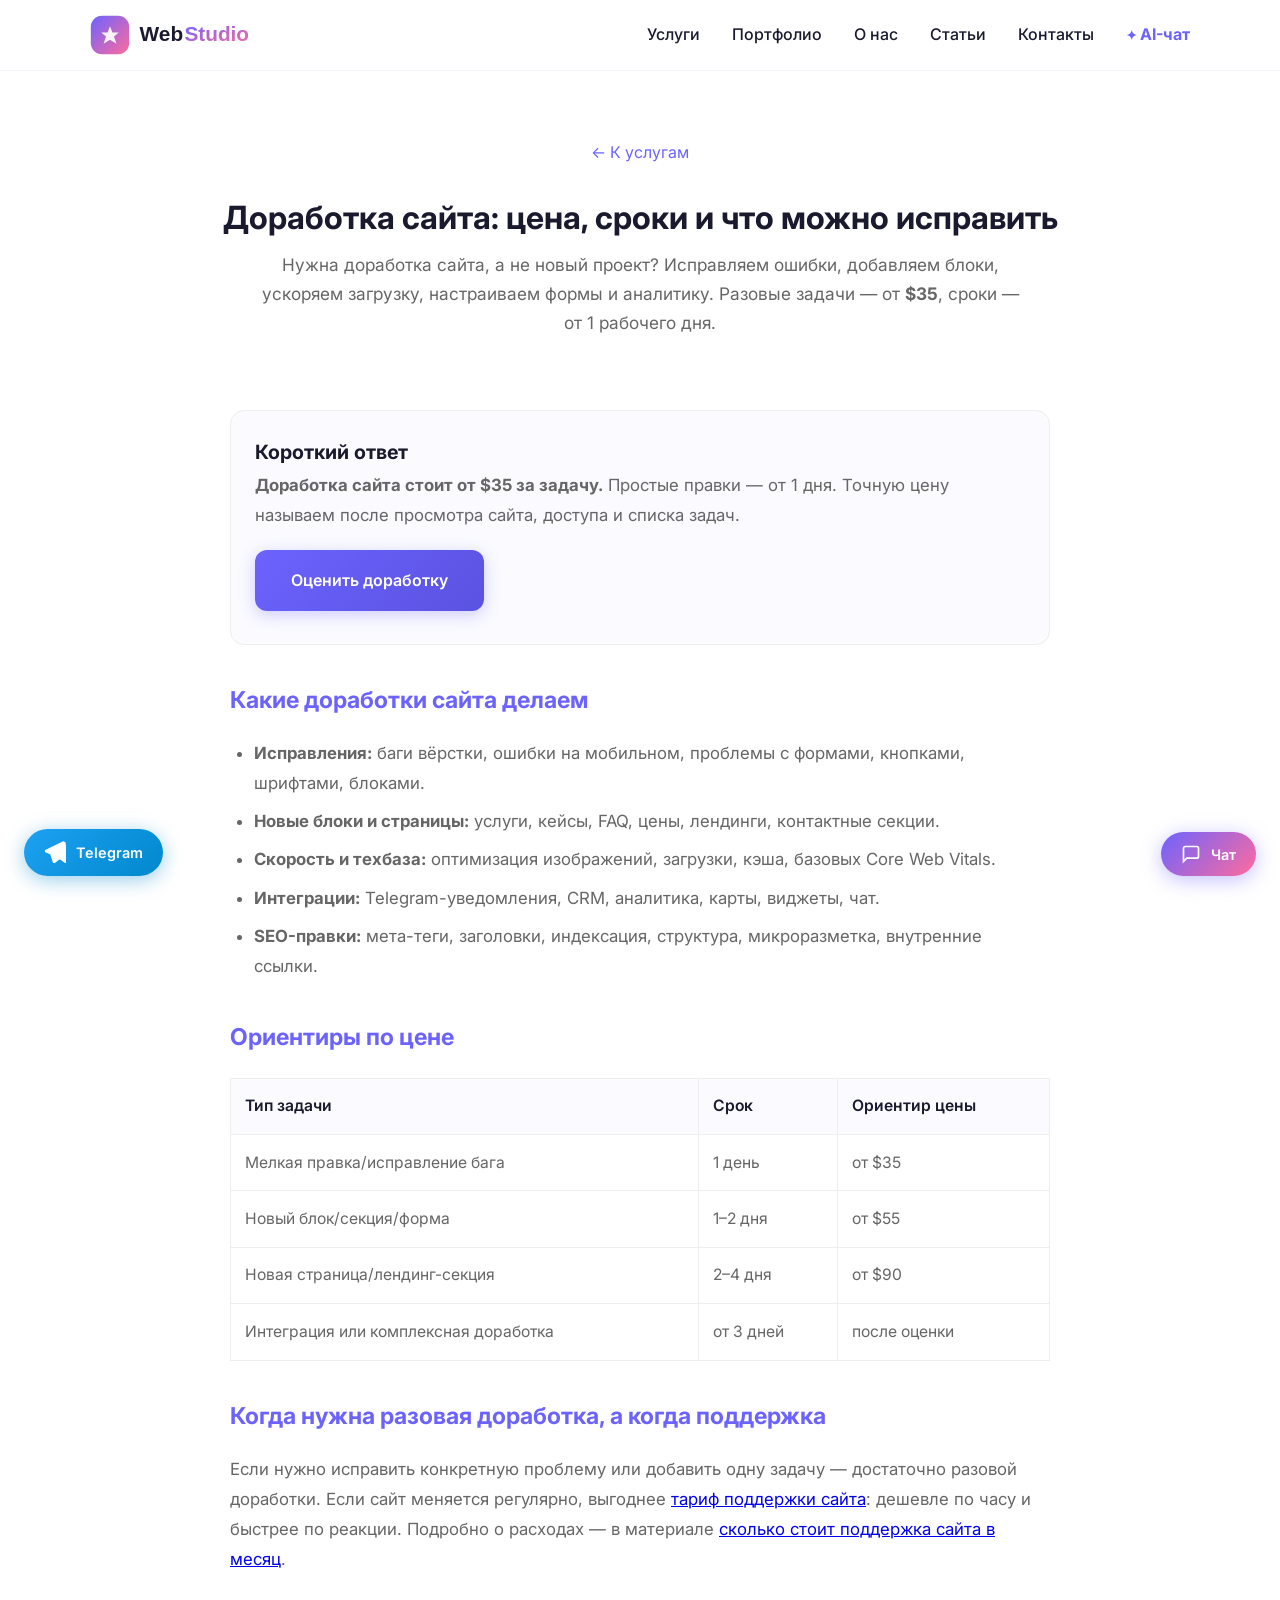
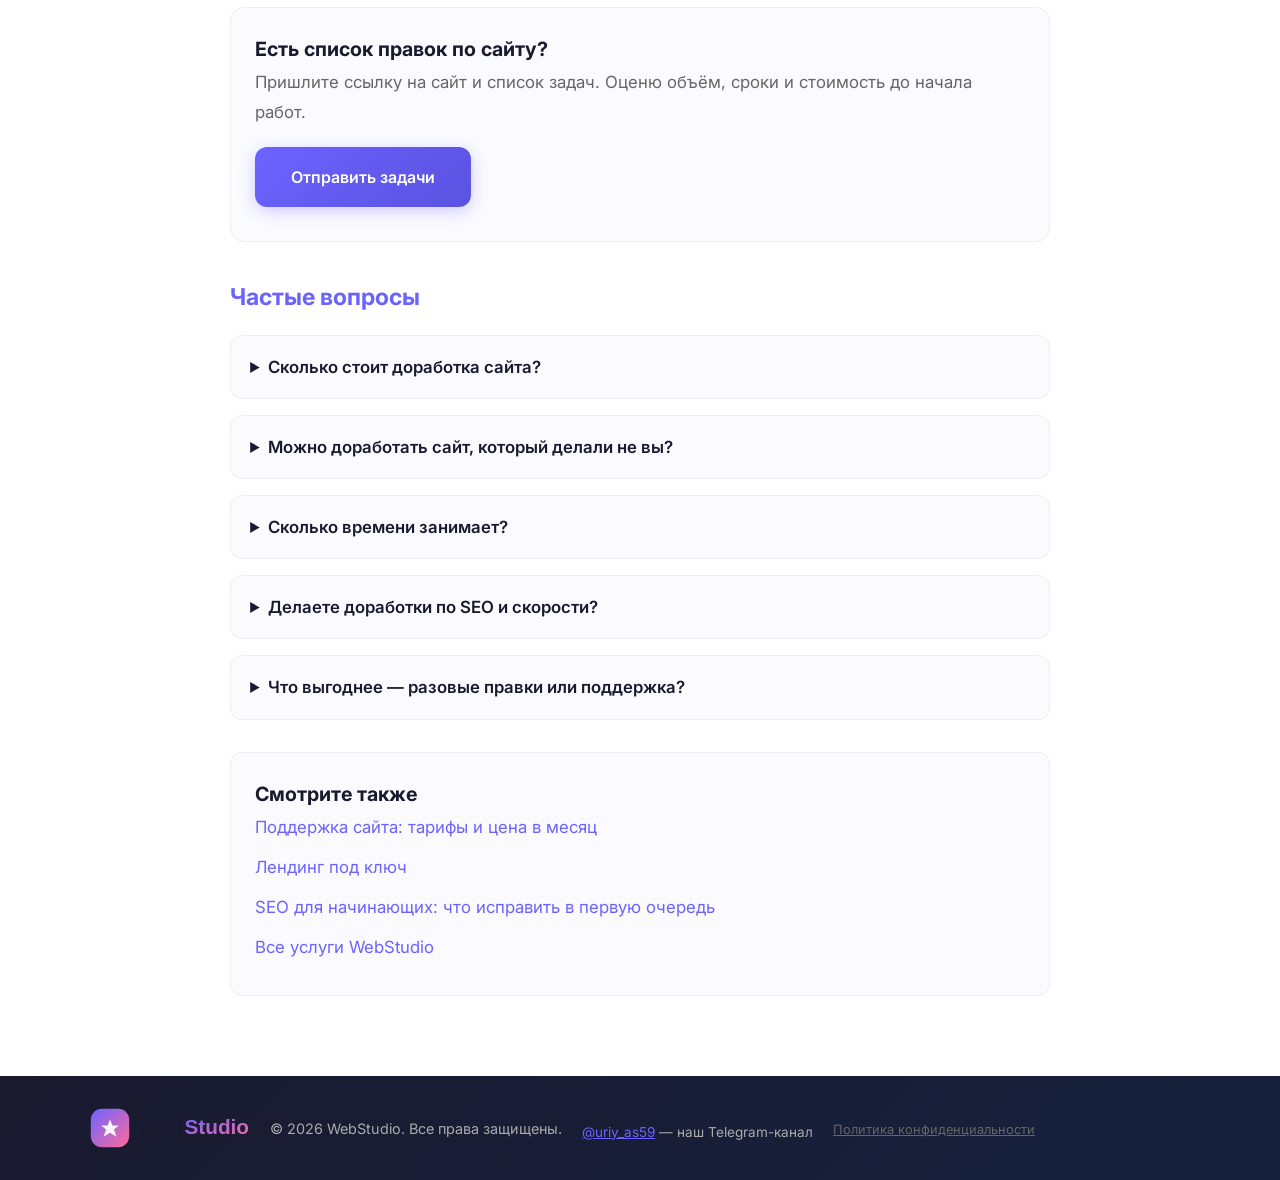
<file: dorabotka-sayta.html>
<!DOCTYPE html>
<html lang="ru">
<head>
    <meta charset="UTF-8">
    <meta name="referrer" content="strict-origin-when-cross-origin">
    <meta name="viewport" content="width=device-width, initial-scale=1.0">
    <link rel="preload" as="image" href="/images/logo.svg" fetchpriority="high">
    <link rel="icon" type="image/svg+xml" href="/images/logo.svg">
    <link rel="icon" href="/favicon.ico" sizes="any">
    <link rel="apple-touch-icon" href="/apple-touch-icon.png">
    <title>Доработка сайта: цена от $35, сроки от 1 дня | WebStudio</title>
    <meta name="description" content="Доработка сайта: исправления, новые блоки, скорость, формы, мобильная версия, SEO-правки. Цена от $35 за задачу, сроки от 1 рабочего дня.">
    <meta property="og:title" content="Доработка сайта: цена и сроки | WebStudio">
    <meta property="og:description" content="Исправления, доработки и улучшения сайта: формы, скорость, адаптив, новые блоки, интеграции. От $35 за задачу.">
    <meta property="og:type" content="website">
    <meta property="og:url" content="https://uriy-as.org/dorabotka-sayta.html">
    <meta property="og:image" content="https://uriy-as.org/og-image.png">
    <meta property="og:image:width" content="1200">
    <meta property="og:image:height" content="630">
    <meta property="og:locale" content="ru_RU">
    <meta property="og:site_name" content="WebStudio">
    <meta name="twitter:card" content="summary_large_image">
    <link rel="canonical" href="https://uriy-as.org/dorabotka-sayta.html">
    <link rel="alternate" hreflang="ru" href="https://uriy-as.org/dorabotka-sayta.html">
    <link rel="alternate" hreflang="x-default" href="https://uriy-as.org/dorabotka-sayta.html">
    <link rel="dns-prefetch" href="https://Astap.pythonanywhere.com">
    <link rel="preconnect" href="https://Astap.pythonanywhere.com" crossorigin>
    <script async src="https://www.googletagmanager.com/gtag/js?id=G-MY48PMFD5M"></script>
    <script>window.dataLayer=window.dataLayer||[];function gtag(){dataLayer.push(arguments)}gtag('js',new Date());gtag('config','G-MY48PMFD5M')</script>
    <link rel="stylesheet" href="/css/style.css?v=p2-20261106">
    <link rel="preconnect" href="https://fonts.googleapis.com">
    <link href="https://fonts.googleapis.com/css2?family=Inter:wght@400;500;600;700;800&display=swap" rel="stylesheet">
    <script type="application/ld+json">{"@context":"https://schema.org","@type":"BreadcrumbList","itemListElement":[{"@type":"ListItem","position":1,"name":"Главная","item":"https://uriy-as.org/"},{"@type":"ListItem","position":2,"name":"Услуги","item":"https://uriy-as.org/services.html"},{"@type":"ListItem","position":3,"name":"Доработка сайта","item":"https://uriy-as.org/dorabotka-sayta.html"}]}</script>
    <script type="application/ld+json">{"@context":"https://schema.org","@type":"Service","name":"Доработка и исправление сайта","serviceType":"Website maintenance and improvements","provider":{"@type":"Organization","name":"WebStudio","url":"https://uriy-as.org"},"areaServed":["Ukraine","Europe"],"url":"https://uriy-as.org/dorabotka-sayta.html","description":"Доработка сайта: исправления, новые блоки, скорость, формы, адаптив, SEO-правки и интеграции.","offers":{"@type":"Offer","priceCurrency":"USD","price":"35"}}</script>
    <script type="application/ld+json">{"@context":"https://schema.org","@type":"FAQPage","mainEntity":[
      {"@type":"Question","name":"Сколько стоит доработка сайта?","acceptedAnswer":{"@type":"Answer","text":"Разовые доработки сайта стоят от $35 за задачу. Цена зависит от сложности, доступа к коду/CMS, объёма правок и срочности."}},
      {"@type":"Question","name":"Какие доработки сайта можно сделать?","acceptedAnswer":{"@type":"Answer","text":"Можно исправить ошибки, добавить блоки и страницы, настроить формы, ускорить загрузку, улучшить мобильную версию, подключить аналитику, чат, CRM или Telegram-уведомления."}},
      {"@type":"Question","name":"Сколько времени занимает доработка сайта?","acceptedAnswer":{"@type":"Answer","text":"Простые правки — от 1 рабочего дня. Более сложные доработки, интеграции или переделка блоков — от 2–5 дней после оценки задачи."}},
      {"@type":"Question","name":"Работаете ли вы с чужими сайтами?","acceptedAnswer":{"@type":"Answer","text":"Да. Можно доработать сайт, сделанный другой студией или фрилансером. Перед началом оцениваем доступы, состояние кода и риски."}},
      {"@type":"Question","name":"Что выгоднее: разовые правки или поддержка?","acceptedAnswer":{"@type":"Answer","text":"Если задача одна — разовая доработка. Если правки регулярные, выгоднее тариф поддержки сайта: дешевле час и быстрее реакция."}}
    ]}</script>
    <style>
        .article-hero{padding:140px 0 40px;text-align:center}.article-hero h1{font-size:2rem;margin-bottom:.75rem;line-height:1.25}
        .article-hero__lead{max-width:760px;margin:0 auto;color:var(--muted);font-size:1.08rem;line-height:1.7}
        .article-content{max-width:860px;margin:0 auto;padding-bottom:80px;line-height:1.8;font-size:1.05rem}
        .article-content p{margin-bottom:1.2rem;color:var(--muted)}.article-content h2{font-size:1.45rem;margin:2.2rem 0 1rem;color:var(--accent)}
        .article-content ul{margin-bottom:1.2rem;padding-left:1.5rem;color:var(--muted)}.article-content li{margin-bottom:.5rem}
        .article-back{display:inline-block;margin-bottom:2rem;color:var(--accent);text-decoration:none}
        .price-table{width:100%;border-collapse:collapse;margin:1.2rem 0 1.8rem;font-size:.98rem}
        .price-table th,.price-table td{border:1px solid var(--border,#dbe4ee);padding:.85rem .9rem;text-align:left;vertical-align:top}
        .price-table th{background:var(--card-bg,#f8fafc);font-weight:600}.price-table td{color:var(--muted)}
        .cta-box{margin:2rem 0;padding:1.5rem;border:1px solid var(--border,#dbe4ee);border-radius:14px;background:var(--card-bg,#f8fafc)}
        .cta-box h3{margin-top:0}.faq details{margin-bottom:1rem;border:1px solid var(--border,#dbe4ee);border-radius:12px;padding:1rem 1.2rem;background:var(--card-bg,#f8fafc)}
        .faq summary{font-weight:600;cursor:pointer}.faq p{margin:.8rem 0 0;color:var(--muted)}
        .related-articles{margin-top:2rem;padding:1.5rem;background:var(--card-bg,#f8f9fa);border-radius:12px;border:1px solid var(--border,#eee)}
        .related-articles ul{list-style:none;padding:0;margin:0}.related-articles li{margin-bottom:.6rem}.related-articles a{color:var(--accent,#2563eb);text-decoration:none}
        @media(max-width:720px){.article-hero h1{font-size:1.7rem}.price-table{display:block;overflow-x:auto}}
    </style>
</head>
<body>
    <header class="header"><div class="container"><div class="header__inner">
        <a href="/" class="logo"><img src="/images/logo.svg" alt="WebStudio" class="logo__img"></a>
        <nav class="nav"><a href="/#services">Услуги</a><a href="/portfolio.html">Портфолио</a><a href="/#about">О нас</a><a href="/articles.html">Статьи</a><a href="/#contact">Контакты</a><a href="#" class="nav__bot" onclick="event.preventDefault();document.getElementById('chatBtn').click();this.blur();return false;">AI-чат</a></nav>
        <button class="burger" id="burger" aria-label="Меню"><span></span><span></span><span></span></button>
    </div></div></header>

    <section class="article-hero"><div class="container">
        <a href="/services.html" class="article-back">← К услугам</a>
        <h1>Доработка сайта: цена, сроки и что можно исправить</h1>
        <p class="article-hero__lead">Нужна доработка сайта, а не новый проект? Исправляем ошибки, добавляем блоки, ускоряем загрузку, настраиваем формы и аналитику. Разовые задачи — от <strong>$35</strong>, сроки — от 1 рабочего дня.</p>
    </div></section>

    <section class="article-content"><div class="container">
        <div class="cta-box">
            <h3>Короткий ответ</h3>
            <p><strong>Доработка сайта стоит от $35 за задачу.</strong> Простые правки — от 1 дня. Точную цену называем после просмотра сайта, доступа и списка задач.</p>
            <a href="/#contact" class="btn btn--primary btn--sm">Оценить доработку</a>
        </div>

        <h2>Какие доработки сайта делаем</h2>
        <ul>
            <li><strong>Исправления:</strong> баги вёрстки, ошибки на мобильном, проблемы с формами, кнопками, шрифтами, блоками.</li>
            <li><strong>Новые блоки и страницы:</strong> услуги, кейсы, FAQ, цены, лендинги, контактные секции.</li>
            <li><strong>Скорость и техбаза:</strong> оптимизация изображений, загрузки, кэша, базовых Core Web Vitals.</li>
            <li><strong>Интеграции:</strong> Telegram-уведомления, CRM, аналитика, карты, виджеты, чат.</li>
            <li><strong>SEO-правки:</strong> мета-теги, заголовки, индексация, структура, микроразметка, внутренние ссылки.</li>
        </ul>

        <h2>Ориентиры по цене</h2>
        <table class="price-table">
            <thead><tr><th>Тип задачи</th><th>Срок</th><th>Ориентир цены</th></tr></thead>
            <tbody>
                <tr><td>Мелкая правка/исправление бага</td><td>1 день</td><td>от $35</td></tr>
                <tr><td>Новый блок/секция/форма</td><td>1–2 дня</td><td>от $55</td></tr>
                <tr><td>Новая страница/лендинг-секция</td><td>2–4 дня</td><td>от $90</td></tr>
                <tr><td>Интеграция или комплексная доработка</td><td>от 3 дней</td><td>после оценки</td></tr>
            </tbody>
        </table>

        <h2>Когда нужна разовая доработка, а когда поддержка</h2>
        <p>Если нужно исправить конкретную проблему или добавить одну задачу — достаточно разовой доработки. Если сайт меняется регулярно, выгоднее <a href="/podderzhka-sayta-cena.html">тариф поддержки сайта</a>: дешевле по часу и быстрее по реакции. Подробно о расходах — в материале <a href="/blog/skolko-stoit-podderzhka-sayta.html">сколько стоит поддержка сайта в месяц</a>.</p>

        <div class="cta-box">
            <h3>Есть список правок по сайту?</h3>
            <p>Пришлите ссылку на сайт и список задач. Оценю объём, сроки и стоимость до начала работ.</p>
            <a href="/#contact" class="btn btn--primary btn--sm">Отправить задачи</a>
        </div>

        <h2>Частые вопросы</h2>
        <div class="faq">
            <details><summary>Сколько стоит доработка сайта?</summary><p>От $35 за задачу. Точная цена зависит от сложности, CMS/кода, доступов и срочности.</p></details>
            <details><summary>Можно доработать сайт, который делали не вы?</summary><p>Да. Сначала смотрим доступы, состояние сайта и риски, потом даём оценку.</p></details>
            <details><summary>Сколько времени занимает?</summary><p>Простые правки — от 1 рабочего дня. Сложные задачи и интеграции — от нескольких дней после оценки.</p></details>
            <details><summary>Делаете доработки по SEO и скорости?</summary><p>Да, в рамках технических правок: мета-теги, структура, индексация, изображения, загрузка, базовые улучшения скорости.</p></details>
            <details><summary>Что выгоднее — разовые правки или поддержка?</summary><p>Одна задача — разовая доработка. Регулярные изменения — <a href="/podderzhka-sayta-cena.html">поддержка сайта по тарифу</a>.</p></details>
        </div>

        <div class="related-articles">
            <h3>Смотрите также</h3>
            <ul>
                <li><a href="/podderzhka-sayta-cena.html">Поддержка сайта: тарифы и цена в месяц</a></li>
                <li><a href="/landing-page-pod-klyuch.html">Лендинг под ключ</a></li>
                <li><a href="/blog/seo-dlya-nachinayushchikh.html">SEO для начинающих: что исправить в первую очередь</a></li>
                <li><a href="/services.html">Все услуги WebStudio</a></li>
            </ul>
        </div>
    </div></section>

    <footer class="footer"><div class="container"><div class="footer__inner">
        <div class="footer__left"><a href="/" class="logo"><img src="/images/logo.svg" alt="WebStudio" class="logo__img" loading="lazy"></a><p>&copy; 2026 WebStudio. Все права защищены.</p><p style="margin-top:8px;font-size:0.85rem;"><a href="https://t.me/uriy_as59" target="_blank" style="color:var(--accent);">@uriy_as59</a> — наш Telegram-канал</p><p style="margin-top:4px;font-size:0.8rem;"><a href="/privacy.html" style="color:var(--muted);">Политика конфиденциальности</a></p></div>
    </div></div></footer>
    <a href="https://t.me/uriy_as59" target="_blank" class="tg-float" aria-label="Telegram"><svg viewBox="0 0 24 24" fill="currentColor"><path d="M22.26.76a1.73 1.73 0 0 0-1.76-.35L1.84 9.58a1.66 1.66 0 0 0 .05 3.08l4.88 1.9 2.94 8.86a1.38 1.38 0 0 0 .9.87 1.32 1.32 0 0 0 1.2-.21l4.23-3.46a1.8 1.8 0 0 1 2.05-.12l4.85 3.52a1.35 1.35 0 0 0 1.45.12 1.38 1.38 0 0 0 .78-1.15L23.7 2.47a1.73 1.73 0 0 0-1.44-1.71z"/></svg><span>Telegram</span></a>
    <div class="chat-widget" id="chatWidget"><button class="chat-btn" id="chatBtn" aria-label="Чат"><svg viewBox="0 0 24 24" fill="none" stroke="currentColor" stroke-width="2"><path d="M21 15a2 2 0 0 1-2 2H7l-4 4V5a2 2 0 0 1 2-2h14a2 2 0 0 1 2 2z"/></svg><span>Чат</span></button><div class="chat-popup" id="chatPopup"><div class="chat-popup__header"><h4>Чат с WebStudio</h4><button class="chat-popup__close" id="chatClose">&times;</button></div><div class="chat-popup__body" id="chatBody"></div><form class="chat-popup__form" id="chatForm"><input type="text" placeholder="Ваше сообщение..." autocomplete="off" required><button type="submit"><svg viewBox="0 0 24 24" fill="none" stroke="currentColor" stroke-width="2"><line x1="22" y1="2" x2="11" y2="13"/><polygon points="22 2 15 22 11 13 2 9 22 2"/></svg></button></form></div></div>
    <script defer src="/js/script.js?v=p0-20261026"></script>
    <noscript><img src="https://astap.pythonanywhere.com/pixel?page=/dorabotka-sayta.html&ref=" style="position:absolute;left:-9999px" alt="" loading="lazy"></noscript>
    <noscript><div><img src="https://mc.yandex.ru/watch/109350815" style="position:absolute;left:-9999px;" alt="" loading="lazy"></div></noscript>
    <script>(function(m,e,t,r,i,k,a){m[i]=m[i]||function(){(m[i].a=m[i].a||[]).push(arguments)};m[i].l=1*new Date();for(var j=0;j<document.scripts.length;j++){if(document.scripts[j].src===r){return}}k=e.createElement(t),a=e.getElementsByTagName(t)[0],k.async=1,k.src=r,a.parentNode.insertBefore(k,a)})(window,document,"script","https://mc.yandex.ru/metrika/tag.js","ym");ym(109350815,"init",{clickmap:true,trackLinks:true,accurateTrackBounce:true,webvisor:true});</script>
</body>
</html>
</file>
<file: css/style.css>
:root {
    --card-bg: #fafaff;
    --border: #eee;
    --muted: #666;
    --accent: #6c63ff;
}

* {
    margin: 0;
    padding: 0;
    box-sizing: border-box;
}

html {
    scroll-behavior: smooth;
}

body {
    font-family: 'Inter', sans-serif;
    color: #1a1a2e;
    line-height: 1.6;
    overflow-x: hidden;
}

.container {
    max-width: 1140px;
    margin: 0 auto;
    padding: 0 20px;
}

/* ===== Animations ===== */
@keyframes fadeUp {
    from { opacity: 0; transform: translateY(40px); }
    to   { opacity: 1; transform: translateY(0); }
}

@keyframes fadeIn {
    from { opacity: 0; }
    to   { opacity: 1; }
}

@keyframes float {
    0%, 100% { transform: translateY(0) scale(1); }
    50%      { transform: translateY(-20px) scale(1.05); }
}

@keyframes pulse {
    0%, 100% { transform: scale(1); }
    50%      { transform: scale(1.05); }
}

@keyframes gradientShift {
    0%   { background-position: 0% 50%; }
    50%  { background-position: 100% 50%; }
    100% { background-position: 0% 50%; }
}

@keyframes shapeFloat1 {
    0%, 100% { transform: translate(0, 0) rotate(0deg); }
    33%      { transform: translate(30px, -30px) rotate(120deg); }
    66%      { transform: translate(-20px, 20px) rotate(240deg); }
}

@keyframes shapeFloat2 {
    0%, 100% { transform: translate(0, 0) scale(1); }
    50%      { transform: translate(-40px, 20px) scale(1.2); }
}

@keyframes shapeFloat3 {
    0%, 100% { transform: translate(0, 0) rotate(0deg); }
    50%      { transform: translate(20px, 40px) rotate(180deg); }
}

@keyframes shimmer {
    0%   { background-position: -200% center; }
    100% { background-position: 200% center; }
}

@keyframes countUp {
    from { opacity: 0; transform: translateY(20px); }
    to   { opacity: 1; transform: translateY(0); }
}

.reveal {
    opacity: 0;
    transform: translateY(40px);
    transition: opacity 0.7s ease, transform 0.7s ease;
}

.reveal.visible {
    opacity: 1;
    transform: translateY(0);
}

.reveal:nth-child(2) { transition-delay: 0.1s; }
.reveal:nth-child(3) { transition-delay: 0.2s; }
.reveal:nth-child(4) { transition-delay: 0.3s; }

/* ===== Gradient Text ===== */
.gradient-text {
    background: linear-gradient(135deg, #6c63ff, #ff6b9d, #ffa751);
    background-size: 200% auto;
    -webkit-background-clip: text;
    -webkit-text-fill-color: transparent;
    background-clip: text;
    animation: shimmer 3s linear infinite;
}

/* ===== Header ===== */
.header {
    position: fixed;
    top: 0;
    left: 0;
    width: 100%;
    background: rgba(255, 255, 255, 0.92);
    backdrop-filter: blur(12px);
    z-index: 100;
    border-bottom: 1px solid rgba(108, 99, 255, 0.08);
    animation: fadeIn 0.6s ease;
}

.header__inner {
    display: flex;
    justify-content: space-between;
    align-items: center;
    height: 70px;
}

.logo {
    display: flex;
    align-items: center;
    text-decoration: none;
    transition: transform 0.3s;
    flex-shrink: 0;
}

.logo:hover {
    transform: scale(1.05);
}

.logo__img {
    height: 40px;
    width: auto;
    display: block;
}

.nav a {
    margin-left: 32px;
    text-decoration: none;
    color: #1a1a2e;
    font-weight: 500;
    position: relative;
    transition: color 0.3s;
}

.nav a::after {
    content: '';
    position: absolute;
    bottom: -4px;
    left: 0;
    width: 0;
    height: 2px;
    background: linear-gradient(90deg, #6c63ff, #ff6b9d);
    transition: width 0.3s;
    border-radius: 1px;
}

.nav a:hover {
    color: #6c63ff;
}

.nav a:hover::after {
    width: 100%;
}

.nav__bot {
    color: #6c63ff !important;
    font-weight: 700 !important;
}

.nav__bot::before {
    content: '✦ ';
    font-size: 0.8em;
}

.burger {
    display: none;
    flex-direction: column;
    gap: 5px;
    background: none;
    border: none;
    cursor: pointer;
    padding: 4px;
    z-index: 101;
}

.burger span {
    width: 26px;
    height: 3px;
    background: #1a1a2e;
    border-radius: 2px;
    transition: 0.3s;
}

/* ===== Hero ===== */
.hero {
    padding: 170px 0 110px;
    background: linear-gradient(-45deg, #f5f7ff, #e8ecff, #fce4ec, #fff3e0);
    background-size: 400% 400%;
    animation: gradientShift 12s ease infinite;
    text-align: center;
    position: relative;
    overflow: hidden;
}

.hero__bg {
    position: absolute;
    inset: 0;
    pointer-events: none;
}

.hero__shape {
    position: absolute;
    border-radius: 50%;
    opacity: 0.15;
}

.hero__shape--1 {
    width: 400px;
    height: 400px;
    background: radial-gradient(circle, #6c63ff, transparent);
    top: -100px;
    right: -100px;
    animation: shapeFloat1 15s ease-in-out infinite;
}

.hero__shape--2 {
    width: 300px;
    height: 300px;
    background: radial-gradient(circle, #ff6b9d, transparent);
    bottom: -80px;
    left: -60px;
    animation: shapeFloat2 12s ease-in-out infinite;
}

.hero__shape--3 {
    width: 200px;
    height: 200px;
    background: radial-gradient(circle, #ffa751, transparent);
    top: 50%;
    left: 50%;
    animation: shapeFloat3 18s ease-in-out infinite;
}

.hero__badge {
    display: inline-block;
    padding: 8px 20px;
    border-radius: 50px;
    background: rgba(108, 99, 255, 0.1);
    color: #6c63ff;
    font-weight: 600;
    font-size: 0.85rem;
    margin-bottom: 24px;
    animation: fadeUp 0.8s ease;
}

.hero__content h1 {
    font-size: 3rem;
    font-weight: 900;
    margin-bottom: 20px;
    line-height: 1.15;
    animation: fadeUp 0.8s ease 0.1s both;
}

.hero__content p {
    font-size: 1.2rem;
    color: #555;
    margin-bottom: 36px;
    max-width: 600px;
    margin-left: auto;
    margin-right: auto;
    animation: fadeUp 0.8s ease 0.2s both;
}

.hero__cta {
    display: flex;
    gap: 16px;
    justify-content: center;
    flex-wrap: wrap;
    animation: fadeUp 0.8s ease 0.3s both;
}

.hero__proof {
    display: flex;
    gap: 10px 18px;
    justify-content: center;
    flex-wrap: wrap;
    margin-top: 22px;
    animation: fadeUp 0.8s ease 0.4s both;
}

.hero__proof-item {
    font-size: 0.92rem;
    color: #4b5563;
    background: rgba(255,255,255,0.72);
    border: 1px solid rgba(108,99,255,0.12);
    padding: 8px 12px;
    border-radius: 999px;
    backdrop-filter: blur(6px);
}

.hero__proof-item strong { color: #4338ca; font-weight: 700; }

/* ===== Section ===== */
.section {
    padding: 100px 0;
}

.section__title {
    text-align: center;
    font-size: 2.2rem;
    font-weight: 800;
    margin-bottom: 56px;
    position: relative;
}

.section__title::after {
    content: '';
    display: block;
    width: 70px;
    height: 4px;
    background: linear-gradient(90deg, #6c63ff, #ff6b9d);
    margin: 14px auto 0;
    border-radius: 2px;
}

/* ===== Services ===== */
.services {
    background: #fff;
}

.services__grid {
    display: grid;
    grid-template-columns: repeat(3, 1fr);
    gap: 30px;
}

.service-card {
    background: linear-gradient(135deg, #fafaff, #f0f0ff);
    padding: 44px 32px 40px;
    border-radius: 20px;
    text-align: center;
    border: 1px solid rgba(108, 99, 255, 0.06);
    transition: transform 0.4s cubic-bezier(0.34, 1.56, 0.64, 1),
                box-shadow 0.4s ease,
                background 0.4s ease;
    position: relative;
    overflow: hidden;
}

.service-card::before {
    content: '';
    position: absolute;
    top: 0;
    left: 0;
    width: 100%;
    height: 4px;
    background: linear-gradient(90deg, #6c63ff, #ff6b9d, #ffa751);
    transform: scaleX(0);
    transform-origin: left;
    transition: transform 0.5s ease;
}

.service-card:hover::before {
    transform: scaleX(1);
}

.service-card:hover {
    transform: translateY(-10px) scale(1.02);
    box-shadow: 0 20px 60px rgba(108, 99, 255, 0.15);
    background: linear-gradient(135deg, #fff, #f5f3ff);
}

.service-card__icon {
    margin-bottom: 20px;
    display: inline-block;
    transition: transform 0.4s ease;
}

.service-card:hover .service-card__icon {
    transform: scale(1.15) rotate(-5deg);
}

.service-card__icon svg {
    filter: drop-shadow(0 4px 8px rgba(108, 99, 255, 0.2));
}

.service-card h3 {
    font-size: 1.3rem;
    margin-bottom: 14px;
    color: #1a1a2e;
    font-weight: 700;
}

.service-card p {
    font-size: 0.95rem;
    color: #666;
    line-height: 1.7;
}

/* ===== About ===== */
.about {
    background: linear-gradient(135deg, #f5f7ff 0%, #fce4ec 100%);
}

.about__grid {
    display: grid;
    grid-template-columns: repeat(3, 1fr);
    gap: 40px;
    text-align: center;
}

.about__item {
    padding: 36px 24px;
    border-radius: 20px;
    background: rgba(255, 255, 255, 0.7);
    backdrop-filter: blur(8px);
    border: 1px solid rgba(255, 255, 255, 0.8);
    transition: transform 0.4s ease, box-shadow 0.4s ease;
}

.about__item:hover {
    transform: translateY(-6px);
    box-shadow: 0 16px 40px rgba(108, 99, 255, 0.1);
}

.about__icon {
    margin-bottom: 16px;
    transition: transform 0.4s ease;
}

.about__item:hover .about__icon {
    transform: scale(1.15) rotate(5deg);
}

.about__item h4 {
    font-size: 1.2rem;
    font-weight: 700;
    color: #1a1a2e;
    margin-bottom: 10px;
}

.about__item p {
    color: #555;
    font-size: 0.95rem;
}

/* ===== Service Article Link ===== */
.service__article-link {
    display: inline-flex;
    align-items: center;
    gap: 6px;
    font-size: 0.85rem;
    color: var(--accent, #6c63ff);
    text-decoration: none;
    margin-bottom: 10px;
    transition: all 0.3s ease;
}
.service__article-link:hover {
    text-decoration: underline;
    opacity: 0.8;
}

/* ===== Contact ===== */
.contact {
    background: #fff;
    position: relative;
}

.contact__subtitle {
    text-align: center;
    color: #666;
    margin-bottom: 44px;
    font-size: 1.1rem;
}

.contact__form {
    max-width: 500px;
    margin: 0 auto;
}

.contact__form .btn--full {
    width: 100%;
}

.form__group {
    margin-bottom: 16px;
}

.form__hp {
    position: absolute !important;
    left: -9999px !important;
    width: 1px !important;
    height: 1px !important;
    overflow: hidden !important;
    opacity: 0 !important;
    pointer-events: none !important;
}

.form__group input,
.form__group textarea {
    width: 100%;
    padding: 16px 20px;
    border: 2px solid #eee;
    border-radius: 12px;
    font-family: inherit;
    font-size: 1rem;
    transition: border-color 0.3s, box-shadow 0.3s;
    outline: none;
    background: #fafaff;
}

.form__group input:focus,
.form__group textarea:focus {
    border-color: #6c63ff;
    box-shadow: 0 0 0 4px rgba(108, 99, 255, 0.1);
    background: #fff;
}

.contact__links {
    text-align: center;
    margin-top: 40px;
    display: flex;
    justify-content: center;
    gap: 32px;
    flex-wrap: wrap;
}

.contact__link {
    display: inline-flex;
    align-items: center;
    gap: 8px;
    color: #6c63ff;
    text-decoration: none;
    font-weight: 500;
    padding: 10px 20px;
    border-radius: 12px;
    background: rgba(108, 99, 255, 0.06);
    transition: all 0.3s ease;
}

.contact__link:hover {
    background: rgba(108, 99, 255, 0.12);
    transform: translateY(-2px);
}

.contact__link svg {
    width: 20px;
    height: 20px;
}

/* ===== Contact Alt Channels ===== */
.contact__alt {
    text-align: center;
    margin-top: 40px;
    padding-top: 32px;
    border-top: 1px solid var(--border, #eee);
}

.contact__alt h3 {
    font-size: 1.1rem;
    margin-bottom: 6px;
    color: var(--text, #333);
}

.contact__alt p {
    color: var(--muted, #666);
    margin-bottom: 20px;
    font-size: 0.95rem;
}

.contact__alt-grid {
    display: flex;
    justify-content: center;
    gap: 12px;
    flex-wrap: wrap;
}

.contact__alt-link {
    display: inline-flex;
    align-items: center;
    gap: 8px;
    padding: 12px 20px;
    border-radius: 12px;
    text-decoration: none;
    font-weight: 500;
    font-size: 0.95rem;
    transition: all 0.3s ease;
    border: 1px solid transparent;
}

.contact__alt-link svg {
    width: 20px;
    height: 20px;
    flex-shrink: 0;
}

.contact__alt-link--tg {
    background: rgba(0, 136, 204, 0.08);
    color: #0088cc;
    border-color: rgba(0, 136, 204, 0.2);
}
.contact__alt-link--tg:hover {
    background: rgba(0, 136, 204, 0.15);
    transform: translateY(-2px);
}

.contact__alt-link--bot {
    background: rgba(108, 99, 255, 0.08);
    color: #6c63ff;
    border-color: rgba(108, 99, 255, 0.2);
}
.contact__alt-link--bot:hover {
    background: rgba(108, 99, 255, 0.15);
    transform: translateY(-2px);
}

.contact__alt-link--wa {
    background: rgba(37, 211, 102, 0.08);
    color: #25D366;
    border-color: rgba(37, 211, 102, 0.2);
}
.contact__alt-link--wa:hover {
    background: rgba(37, 211, 102, 0.15);
    transform: translateY(-2px);
}

.contact__alt-link--vb {
    background: rgba(124, 79, 203, 0.08);
    color: #7c4fcb;
    border-color: rgba(124, 79, 203, 0.2);
}
.contact__alt-link--vb:hover {
    background: rgba(124, 79, 203, 0.15);
    transform: translateY(-2px);
}

/* ===== Social Links ===== */
.social__links {
    display: flex;
    justify-content: center;
    gap: 16px;
    margin-top: 24px;
}

.social__link {
    display: flex;
    align-items: center;
    justify-content: center;
    width: 48px;
    height: 48px;
    border-radius: 14px;
    color: #fff;
    transition: all 0.3s cubic-bezier(0.34, 1.56, 0.64, 1);
}

.social__link:hover {
    transform: translateY(-4px) scale(1.08);
}

.social__link--tg {
    background: linear-gradient(135deg, #1da1f2, #0088cc);
    box-shadow: 0 4px 16px rgba(0, 136, 204, 0.3);
}
.social__link--tg:hover {
    box-shadow: 0 8px 28px rgba(0, 136, 204, 0.4);
}

.social__link--yt {
    background: linear-gradient(135deg, #ff0000, #cc0000);
    box-shadow: 0 4px 16px rgba(255, 0, 0, 0.3);
}
.social__link--yt:hover {
    box-shadow: 0 8px 28px rgba(255, 0, 0, 0.4);
}

/* ===== Button ===== */
.btn {
    display: inline-block;
    padding: 16px 36px;
    border-radius: 12px;
    font-weight: 600;
    font-size: 1rem;
    text-decoration: none;
    cursor: pointer;
    border: none;
    transition: all 0.3s cubic-bezier(0.34, 1.56, 0.64, 1);
    position: relative;
    overflow: hidden;
}

.btn--primary {
    background: linear-gradient(135deg, #6c63ff, #5a52e0);
    color: #fff;
    box-shadow: 0 4px 16px rgba(108, 99, 255, 0.3);
}

.btn--primary:hover {
    transform: translateY(-3px) scale(1.02);
    box-shadow: 0 8px 28px rgba(108, 99, 255, 0.4);
}

.btn--primary:active {
    transform: translateY(0) scale(0.98);
}

.btn--outline {
    background: transparent;
    color: #6c63ff;
    border: 2px solid rgba(108, 99, 255, 0.25);
}

.btn--outline:hover {
    background: rgba(108, 99, 255, 0.06);
    border-color: #6c63ff;
    transform: translateY(-3px);
}

/* ===== Footer ===== */
.footer {
    background: linear-gradient(135deg, #1a1a2e, #16213e);
    color: #aaa;
    padding: 32px 0;
}

.footer__inner {
    display: flex;
    justify-content: space-between;
    align-items: center;
}

.footer__left {
    display: flex;
    align-items: center;
    gap: 20px;
}

.footer .logo {
    color: #fff;
}

.footer p {
    font-size: 0.9rem;
}

.footer__social {
    display: flex;
    gap: 12px;
}

.footer__social a {
    display: flex;
    align-items: center;
    justify-content: center;
    width: 40px;
    height: 40px;
    border-radius: 10px;
    color: #888;
    transition: all 0.3s ease;
}

.footer__social a:hover {
    color: #fff;
    background: rgba(108, 99, 255, 0.15);
    transform: translateY(-2px);
}

/* ===== Floating Telegram Button ===== */
.tg-float {
    position: fixed;
    bottom: 24px;
    left: 24px;
    z-index: 999;
    display: flex;
    align-items: center;
    gap: 10px;
    padding: 12px 20px;
    background: linear-gradient(135deg, #1da1f2, #0088cc);
    color: #fff;
    border: none;
    border-radius: 50px;
    cursor: pointer;
    text-decoration: none;
    font-family: 'Inter', sans-serif;
    font-weight: 600;
    font-size: 0.9rem;
    box-shadow: 0 4px 20px rgba(0, 136, 204, 0.4);
    transition: all 0.3s cubic-bezier(0.34, 1.56, 0.64, 1);
    animation: fadeUp 0.8s ease 1s both;
}

.tg-float:hover {
    transform: translateY(-4px) scale(1.05);
    box-shadow: 0 8px 32px rgba(0, 136, 204, 0.5);
}

.tg-float svg {
    width: 22px;
    height: 22px;
    flex-shrink: 0;
}

.tg-float span {
    display: inline;
}

@media (max-width: 480px) {
    .tg-float {
        padding: 10px 14px;
        bottom: 16px;
        left: 16px;
    }
    .tg-float span {
        display: none;
    }
}

/* ===== Telegram Widget ===== */
.tg-widget {
    background: linear-gradient(135deg, #f5f7ff 0%, #fce4ec 100%);
    padding: 80px 0;
    text-align: center;
}

.tg-widget h2 {
    font-size: 2rem;
    font-weight: 800;
    margin-bottom: 12px;
    color: #1a1a2e;
}

.tg-widget > .container > p {
    color: #666;
    margin-bottom: 32px;
}

.tg-widget__posts {
    max-width: 600px;
    margin: 0 auto;
    text-align: left;
}

.tg-widget__post {
    background: #fff;
    border: 1px solid var(--border);
    border-radius: 12px;
    padding: 20px 24px;
    margin-bottom: 12px;
    transition: box-shadow 0.3s ease;
}

.tg-widget__post:hover {
    box-shadow: 0 4px 16px rgba(0, 0, 0, 0.06);
}

.tg-widget__date {
    font-size: 0.8rem;
    color: #999;
    margin-bottom: 6px;
    font-weight: 500;
}

.tg-widget__text {
    font-size: 0.95rem;
    color: #444;
    line-height: 1.6;
}

.tg-widget .btn--tg {
    display: inline-flex;
    align-items: center;
    gap: 10px;
    background: linear-gradient(135deg, #1da1f2, #0088cc);
    color: #fff;
    box-shadow: 0 4px 16px rgba(0, 136, 204, 0.3);
}

.tg-widget .btn--tg:hover {
    transform: translateY(-3px) scale(1.02);
    box-shadow: 0 8px 28px rgba(0, 136, 204, 0.4);
}

/* ===== Blog Home ===== */
.blog-home__grid {
    display: grid;
    grid-template-columns: repeat(auto-fit, minmax(240px, 1fr));
    gap: 1.5rem;
    margin-top: 2rem;
}

.blog-home__card {
    background: var(--card-bg);
    border: 1px solid var(--border);
    border-radius: 16px;
    padding: 1.5rem;
    text-decoration: none;
    color: inherit;
    transition: transform 0.3s ease, box-shadow 0.3s ease;
    display: flex;
    flex-direction: column;
}

.blog-home__card:hover {
    transform: translateY(-4px);
    box-shadow: 0 8px 24px rgba(108, 99, 255, 0.1);
}

.blog-home__card h3 {
    font-size: 1.05rem;
    font-weight: 700;
    margin-bottom: 0.5rem;
    color: var(--accent);
}

.blog-home__card p {
    font-size: 0.9rem;
    color: var(--muted);
    line-height: 1.6;
    flex: 1;
}

.blog-home__more {
    margin-top: 1rem;
    font-size: 0.85rem;
    font-weight: 600;
    color: var(--accent);
}

.blog-home__all {
    text-align: center;
    margin-top: 2rem;
}

/* ===== Modal ===== */
.modal {
    display: none;
    position: fixed;
    top: 0;
    left: 0;
    width: 100%;
    height: 100%;
    background: rgba(0, 0, 0, 0.5);
    backdrop-filter: blur(4px);
    align-items: center;
    justify-content: center;
    z-index: 200;
    animation: fadeIn 0.3s ease;
}

.modal--open {
    display: flex;
}

.modal__body {
    background: #fff;
    padding: 48px;
    border-radius: 24px;
    text-align: center;
    max-width: 420px;
    width: 90%;
    animation: fadeUp 0.4s ease;
    box-shadow: 0 32px 80px rgba(0, 0, 0, 0.2);
}

.modal__icon {
    font-size: 3rem;
    margin-bottom: 16px;
    animation: pulse 2s ease infinite;
}

.modal__body p {
    margin-bottom: 24px;
    font-size: 1.15rem;
    color: #1a1a2e;
}

/* ===== Responsive ===== */
@media (max-width: 768px) {
    .hero__content h1 {
        font-size: 2rem;
    }

    .services__grid,
    .about__grid {
        grid-template-columns: 1fr;
    }

    .nav {
        display: none;
        flex-direction: column;
        position: absolute;
        top: 70px;
        left: 0;
        width: 100%;
        background: rgba(255, 255, 255, 0.98);
        border-bottom: 1px solid #eee;
        padding: 24px 20px;
        box-shadow: 0 16px 40px rgba(0, 0, 0, 0.06);
    }

    .nav--open {
        display: flex;
        animation: fadeUp 0.3s ease;
    }

    .nav a {
        margin: 10px 0;
        font-size: 1.1rem;
    }

    .burger {
        display: flex;
    }

    .section__title {
        font-size: 1.7rem;
    }
    .footer__inner { flex-wrap: wrap; gap: 16px; }
    .footer__left { flex-wrap: wrap; gap: 12px; }
}

/* ===== Stats ===== */
.stats {
    background: linear-gradient(135deg, #1a1a2e 0%, #16213e 100%);
    padding: 80px 0;
}

.stats__grid {
    display: grid;
    grid-template-columns: repeat(4, 1fr);
    gap: 30px;
    text-align: center;
}

.stats__item h3 {
    font-size: 2.8rem;
    font-weight: 900;
    background: linear-gradient(135deg, #6c63ff, #ff6b9d);
    -webkit-background-clip: text;
    -webkit-text-fill-color: transparent;
    background-clip: text;
    line-height: 1.2;
}

.stats__item p {
    color: #aaa;
    font-size: 1rem;
    margin-top: 6px;
}

@media (max-width: 768px) {
    .stats__grid {
        grid-template-columns: repeat(2, 1fr);
    }
}

@media (max-width: 480px) {
    .stats__grid {
        grid-template-columns: 1fr;
    }
}

/* ===== Telegram Promo ===== */
.tg-promo {
    background: linear-gradient(135deg, #1a1a2e 0%, #16213e 100%);
    padding: 80px 0;
    text-align: center;
}

.tg-promo__inner {
    max-width: 600px;
    margin: 0 auto;
}

.tg-promo h2 {
    font-size: 2rem;
    font-weight: 800;
    color: #fff;
    margin-bottom: 16px;
}

.tg-promo p {
    color: #aaa;
    margin-bottom: 32px;
    line-height: 1.7;
}

.tg-promo .btn {
    display: inline-flex;
    align-items: center;
    gap: 10px;
}

.tg-promo .btn svg {
    width: 20px;
    height: 20px;
    flex-shrink: 0;
}

.tg-promo .btn--tg {
    background: linear-gradient(135deg, #1da1f2, #0088cc);
    color: #fff;
    box-shadow: 0 4px 16px rgba(0, 136, 204, 0.3);
}

.tg-promo .btn--tg:hover {
    transform: translateY(-3px) scale(1.02);
    box-shadow: 0 8px 28px rgba(0, 136, 204, 0.4);
}

/* ===== Share Buttons ===== */
.share-btns {
    display: flex;
    gap: 8px;
    margin-top: 16px;
    padding-top: 16px;
    border-top: 1px solid #eee;
}

.share-btn {
    display: inline-flex;
    align-items: center;
    gap: 6px;
    padding: 6px 14px;
    border-radius: 8px;
    font-size: 0.82rem;
    font-weight: 500;
    text-decoration: none;
    transition: all 0.3s ease;
    color: #fff;
}

.share-btn--tg {
    background: #0088cc;
}

.share-btn--tg:hover {
    background: #006699;
    transform: translateY(-2px);
}

.share-btn--email {
    background: #6c63ff;
}

.share-btn--email:hover {
    background: #5a52e0;
    transform: translateY(-2px);
}

.share-btn svg {
    width: 16px;
    height: 16px;
    flex-shrink: 0;
}

@media (max-width: 480px) {
    .hero__content h1 {
        font-size: 1.6rem;
    }

}

/* ===== Chat Widget ===== */
.chat-widget {
    position: fixed;
    bottom: 24px;
    right: 24px;
    z-index: 999;
}

.chat-btn {
    display: flex;
    align-items: center;
    gap: 10px;
    padding: 12px 20px;
    background: linear-gradient(135deg, #6c63ff, #ff6b9d);
    color: #fff;
    border: none;
    border-radius: 50px;
    cursor: pointer;
    font-family: 'Inter', sans-serif;
    font-weight: 600;
    font-size: 0.9rem;
    box-shadow: 0 4px 20px rgba(108, 99, 255, 0.4);
    transition: all 0.3s cubic-bezier(0.34, 1.56, 0.64, 1);
    animation: fadeUp 0.8s ease 1.2s both;
}

.chat-btn:hover {
    transform: translateY(-4px) scale(1.05);
    box-shadow: 0 8px 32px rgba(108, 99, 255, 0.5);
}

.chat-btn svg {
    width: 20px;
    height: 20px;
    flex-shrink: 0;
}

.lang-widget {
    position: fixed;
    bottom: 100px;
    left: 24px;
    z-index: 1000;
}

.lang-btn-floating {
    display: flex;
    align-items: center;
    justify-content: center;
    width: 56px;
    height: 56px;
    background: linear-gradient(135deg, #ff6b35, #f7931e);
    color: #fff;
    border: 3px solid #fff;
    border-radius: 50%;
    cursor: pointer;
    font-family: 'Inter', sans-serif;
    font-weight: 900;
    font-size: 18px;
    box-shadow: 0 4px 20px rgba(255, 107, 53, 0.5);
    transition: all 0.3s cubic-bezier(0.34, 1.56, 0.64, 1);
    text-transform: uppercase;
    letter-spacing: 1px;
}

.lang-btn-floating:hover {
    transform: translateY(-3px) scale(1.05);
    box-shadow: 0 6px 24px rgba(255, 107, 53, 0.6);
}

.lang-btn-floating:active {
    transform: translateY(0px) scale(0.95);
}

.chat-popup {
    display: none;
    position: absolute;
    bottom: 60px;
    right: 0;
    width: 340px;
    background: #fff;
    border-radius: 16px;
    box-shadow: 0 8px 40px rgba(0,0,0,0.12);
    overflow: hidden;
    animation: fadeUp 0.3s ease;
}

.chat-popup--open {
    display: block;
}

.chat-popup__header {
    display: flex;
    align-items: center;
    justify-content: space-between;
    padding: 16px 20px;
    background: linear-gradient(135deg, #6c63ff, #ff6b9d);
    color: #fff;
}

.chat-popup__header h4 {
    font-size: 1rem;
    font-weight: 600;
}

.chat-popup__close {
    background: none;
    border: none;
    color: #fff;
    font-size: 1.4rem;
    cursor: pointer;
    opacity: 0.8;
}

.chat-popup__close:hover {
    opacity: 1;
}

.chat-popup__body {
    height: 260px;
    overflow-y: auto;
    padding: 16px 20px;
    background: #f8f9fe;
}

.chat-msg {
    max-width: 85%;
    padding: 10px 14px;
    border-radius: 12px;
    font-size: 0.9rem;
    line-height: 1.5;
    margin-bottom: 10px;
}

.chat-msg--bot {
    background: #fff;
    color: #333;
    border: 1px solid #eee;
    border-bottom-left-radius: 4px;
}

.chat-msg--user {
    background: #6c63ff;
    color: #fff;
    margin-left: auto;
    border-bottom-right-radius: 4px;
}

.chat-popup__form {
    display: flex;
    padding: 12px 16px;
    gap: 8px;
    border-top: 1px solid #eee;
    background: #fff;
}

.chat-popup__form input {
    flex: 1;
    border: 1px solid #ddd;
    border-radius: 24px;
    padding: 10px 16px;
    font-family: 'Inter', sans-serif;
    font-size: 0.9rem;
    outline: none;
}

.chat-popup__form input:focus {
    border-color: #6c63ff;
}

.chat-popup__form button {
    width: 40px;
    height: 40px;
    border: none;
    border-radius: 50%;
    background: #6c63ff;
    color: #fff;
    cursor: pointer;
    display: flex;
    align-items: center;
    justify-content: center;
    transition: background 0.2s;
}

.chat-popup__form button:hover {
    background: #5a52e0;
}

.chat-popup__form button svg {
    width: 18px;
    height: 18px;
}



@media (max-width: 480px) {
    .chat-widget {
        bottom: 16px;
        right: 16px;
    }
    .chat-popup {
        width: calc(100vw - 32px);
        right: 0;
    }
    .chat-btn span {
        display: none;
    }
    .lang-widget {
        bottom: 80px;
        left: 16px;
    }
    .lang-btn-floating {
        width: 48px;
        height: 48px;
        font-size: 15px;
        border-width: 3px;
    }
}

/* ===== Подпись оригинала статьи ===== */
.article-source {
    font-size: 0.85rem;
    color: var(--muted);
    border-top: 1px dashed var(--border);
    padding-top: 1rem;
    margin-top: 1.5rem;
}

.article-source a {
    color: var(--accent);
}

/* === P0 2026-10-26: мобильные таблицы + согласие ПД === */
@media (max-width: 760px) {
  .article-content table,
  .blog-content table,
  table.price-table {
    display: block;
    max-width: 100%;
    width: 100%;
    overflow-x: auto;
    -webkit-overflow-scrolling: touch;
    border-collapse: collapse;
  }
  .article-content table td,
  .article-content table th,
  .blog-content table td,
  .blog-content table th,
  table.price-table td,
  table.price-table th { white-space: nowrap; }
}
.form__consent {
  display: flex;
  align-items: flex-start;
  gap: 8px;
  margin: 0 0 16px;
  font-size: .82rem;
  line-height: 1.45;
  color: var(--muted);
}
.form__consent input[type="checkbox"] {
  width: 16px;
  height: 16px;
  margin: 2px 0 0;
  flex-shrink: 0;
  accent-color: var(--accent);
}
.form__consent a { color: var(--muted); text-decoration: underline; }
.form__consent a:hover { color: var(--accent); }

/* === P1 2026-10-26: конверсионный блок услуг === */
.svc-cta { padding: 56px 0; background: var(--card-bg, #fafaff); border-top: 1px solid var(--border, #eee); }
.svc-cta h2 { font-size: 1.5rem; margin: 0 0 .35rem; }
.svc-cta__sub { color: var(--muted, #666); margin: 0 0 1.4rem; }
.svc-cta__row { display: grid; grid-template-columns: repeat(auto-fit, minmax(210px, 1fr)); gap: 12px; }
.svc-cta__card {
  display: flex; flex-direction: column; gap: .35rem;
  padding: 16px 18px; border: 1px solid var(--border, #eee); border-radius: 12px;
  background: #fff; text-decoration: none; color: var(--text, #111); transition: all .2s;
}
.svc-cta__card:hover { border-color: var(--accent, #6c63ff); transform: translateY(-2px); }
.svc-cta__card strong { font-size: .98rem; }
.svc-cta__card span { font-size: .86rem; color: var(--muted, #666); }
.svc-cta__card--main { border-color: var(--accent, #6c63ff); background: var(--accent, #6c63ff); color: #fff; }
.svc-cta__card--main span { color: rgba(255,255,255,.85); }
@media (max-width: 640px) {
  .svc-cta { padding: 40px 0; }
  .svc-cta__row { grid-template-columns: 1fr; }
}

/* --- блок метрик + блок доверия (общий для главной, услуг, портфолио) --- */
.metrics { display:grid; grid-template-columns:repeat(auto-fit,minmax(150px,1fr)); gap:1rem; margin:2.5rem 0 3rem; }
.metric { background:var(--card-bg,#f8f9fa); border:1px solid var(--border,#e5e7eb); border-radius:14px; padding:1.25rem; text-align:center; }
.metric b { display:block; font-size:1.9rem; line-height:1.1; color:var(--accent,#2563eb); }
.metric span { display:block; margin-top:.4rem; font-size:.85rem; color:var(--muted,#6b7280); }
.trust { margin:3rem 0; padding:2rem; background:var(--card-bg,#f8f9fa); border:1px solid var(--border,#e5e7eb); border-radius:16px; }
.trust h2 { margin:0 0 1.25rem; font-size:1.35rem; }
.trust-grid { display:grid; grid-template-columns:repeat(auto-fit,minmax(250px,1fr)); gap:1.5rem; }
.trust-item h3 { margin:0 0 .5rem; font-size:1.02rem; color:var(--accent,#2563eb); }
.trust-item p { margin:0; font-size:.93rem; color:var(--muted,#6b7280); line-height:1.65; }
@media (max-width:600px){ .metrics{grid-template-columns:repeat(2,1fr);} .trust{padding:1.25rem;} }
</file>
